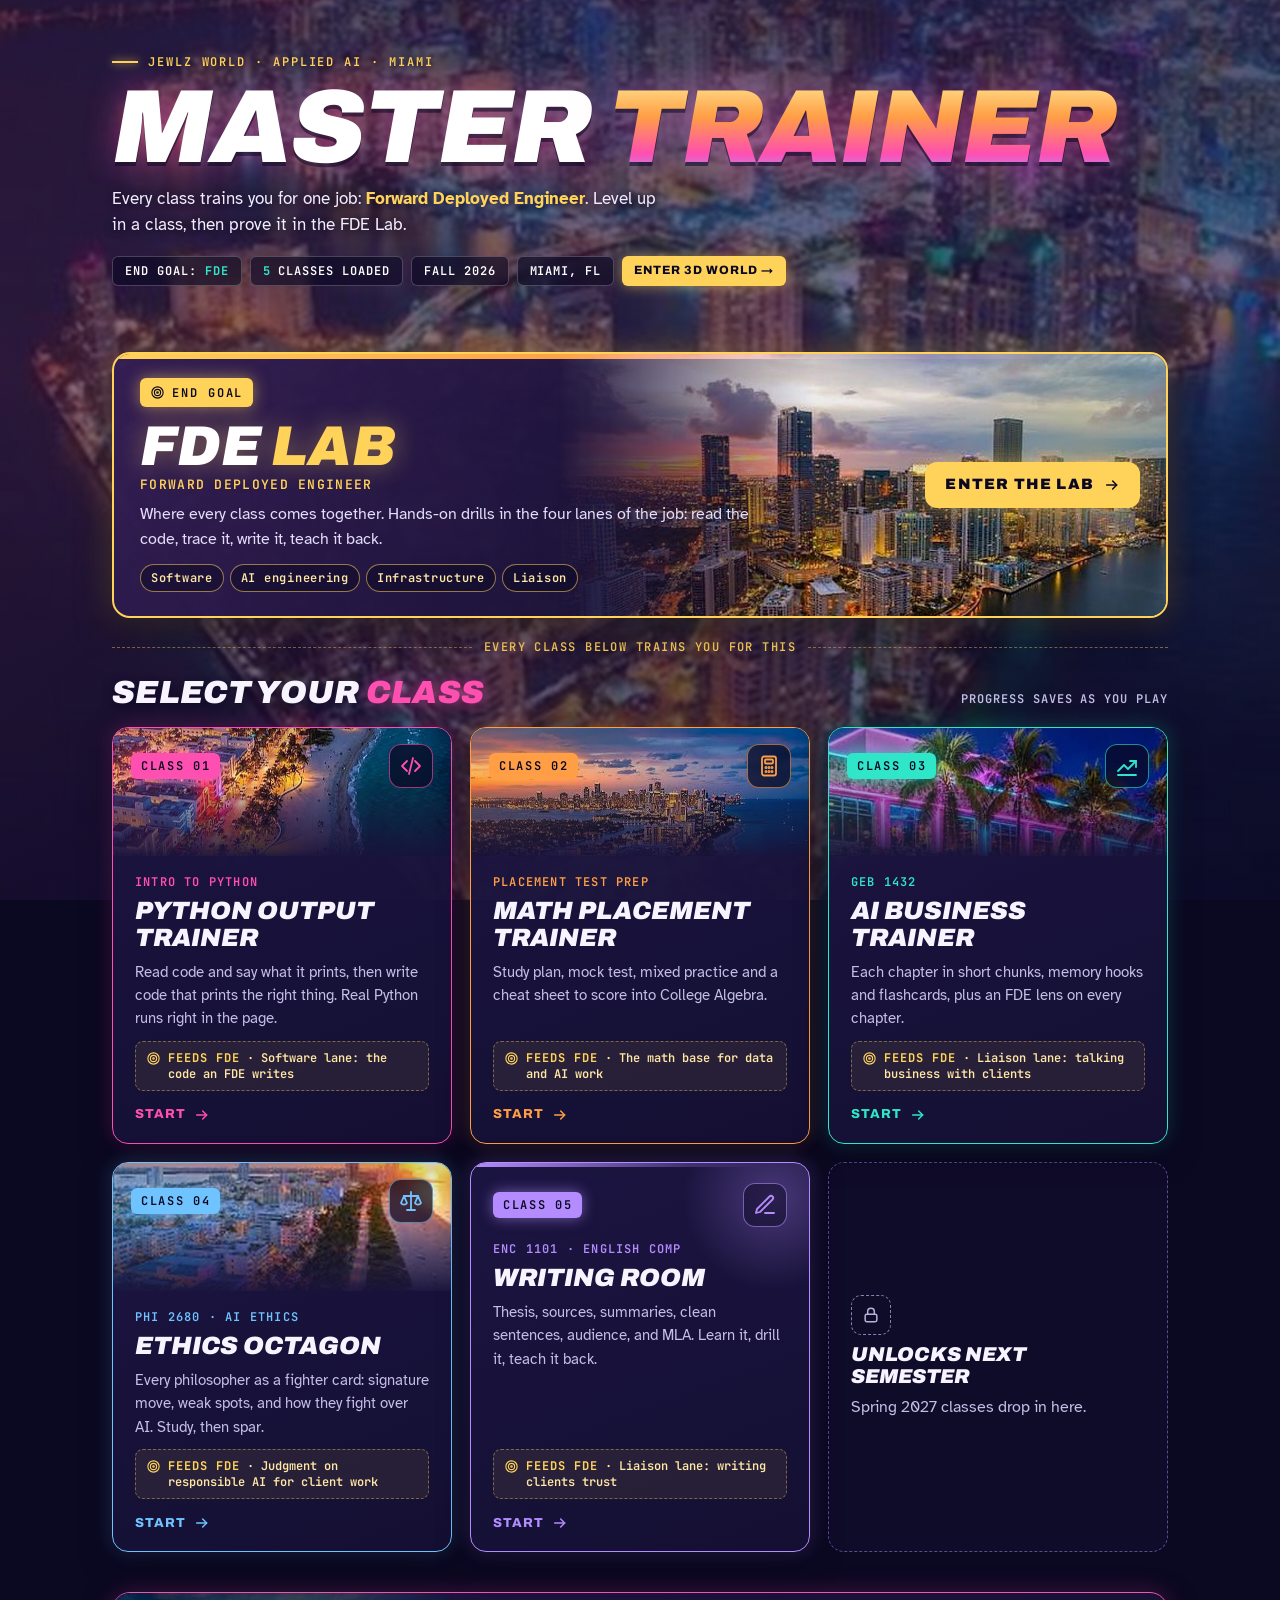
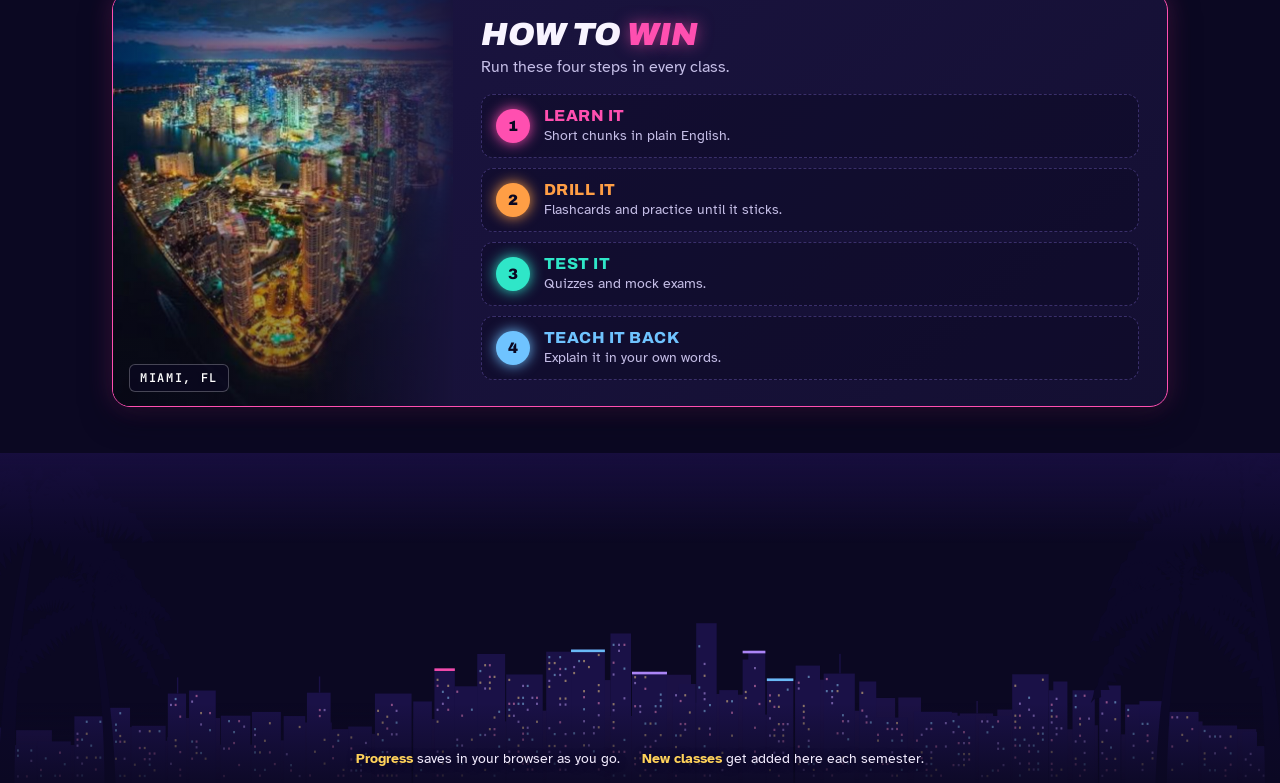
<file: classic.html>
<!DOCTYPE html>
<html lang="en">
<head>
<meta charset="utf-8">
<meta name="viewport" content="width=device-width, initial-scale=1">
<meta name="theme-color" content="#0B0822">
<meta name="mobile-web-app-capable" content="yes">
<link rel="manifest" href="manifest.webmanifest">
<link rel="icon" type="image/png" href="favicon-48.png">
<link rel="apple-touch-icon" href="apple-touch-icon.png">
<title>Master Trainer · 2D view</title>
<link rel="preconnect" href="https://fonts.googleapis.com">
<link rel="preconnect" href="https://fonts.gstatic.com" crossorigin>
<link rel="stylesheet" href="https://fonts.googleapis.com/css2?family=Archivo:ital,wght@0,700;0,800;0,900;1,900&family=Atkinson+Hyperlegible:wght@400;700&family=JetBrains+Mono:wght@400;600&display=swap">
<style>
/* Miami sunset theme. A bay skyline at dusk up top, a class-select grid in the middle,
   a neon Art Deco street at the bottom. Deep indigo with hot pink, sunset orange and turquoise. Dark only. */
:root {
  color-scheme: dark;
  --bg: #0B0822; --panel: #151033; --panel-2: #1D1644; --text: #F8F4FF; --muted: #C4BDE6; --line: #3A2F6B;
  --pink: #FF4FB0; --orange: #FF9E45; --teal: #2FE6C8; --sky: #6FC3FF; --violet: #B48CFF; --gold: #FFD25A;
  --head: 'Archivo', 'Arial Black', 'Helvetica Neue', system-ui, sans-serif;
  --body: 'Atkinson Hyperlegible', system-ui, -apple-system, sans-serif;
  --mono: 'JetBrains Mono', ui-monospace, monospace;
}
* { box-sizing: border-box; }
html { background: var(--bg); }
body { margin: 0; min-height: 100vh; color: var(--text); font: 400 16px/1.55 var(--body); background: transparent; }
/* the Brickell photo fills the whole page, pinned in place, tinted to the theme */
body::before { content: ""; position: fixed; inset: 0; z-index: -2; background: url("bg-home.jpg") center 55% / cover no-repeat; }
body::after { content: ""; position: fixed; inset: 0; z-index: -1; pointer-events: none;
  background: linear-gradient(180deg, rgba(11,8,34,.62) 0%, rgba(11,8,34,.42) 40%, rgba(11,8,34,.58) 100%), linear-gradient(140deg, rgba(255,79,176,.30) 0%, rgba(122,59,209,.26) 50%, rgba(27,17,96,.34) 100%); }
.scene { position: absolute; inset: 0; width: 100%; height: 100%; display: block; }

/* ---------- hero ---------- */
.hero { position: relative; display: flex; align-items: flex-start; }
.hero-in { position: relative; z-index: 2; width: 100%; max-width: 1120px; margin: 0 auto; padding: clamp(26px, 5vw, 56px) clamp(16px, 4vw, 32px) 150px; }
.kicker { font: 600 12px/1 var(--mono); letter-spacing: .16em; text-transform: uppercase; color: var(--gold); display: flex; align-items: center; gap: 10px; text-shadow: 0 1px 8px rgba(11,8,34,.8); }
.kicker::before { content: ""; width: 26px; height: 2px; background: var(--gold); box-shadow: 0 0 8px var(--gold); }
h1 { font: italic 900 clamp(44px, 9vw, 104px)/.88 var(--head); letter-spacing: -.015em; text-transform: uppercase; margin: 14px 0 12px; color: #fff; text-shadow: 0 4px 0 rgba(11,8,34,.55), 0 0 34px rgba(255,79,176,.45); }
h1 span { display: inline-block; padding-right: .08em; background: linear-gradient(180deg, #FFE08A 0%, #FF9E45 38%, #FF4FB0 78%, #B48CFF 100%); -webkit-background-clip: text; background-clip: text; color: transparent; text-shadow: none; filter: drop-shadow(0 4px 0 rgba(11,8,34,.55)) drop-shadow(0 0 22px rgba(255,79,176,.5)); }
.lede { max-width: 560px; color: #F3ECFF; font-size: 17px; margin: 0; text-shadow: 0 1px 10px rgba(11,8,34,.9); }
.lede b { color: var(--gold); }
.hud { display: flex; flex-wrap: wrap; gap: 8px; margin-top: 18px; }
.hud span { font: 600 12px/1 var(--mono); letter-spacing: .08em; text-transform: uppercase; padding: 8px 12px; border-radius: 6px; background: rgba(11,8,34,.62); border: 1px solid rgba(255,255,255,.22); color: #fff; -webkit-backdrop-filter: blur(6px); backdrop-filter: blur(6px); }
.hud span b { color: var(--teal); }
.hud a.go3d { font: 800 12px/1 var(--head); letter-spacing: .08em; text-transform: uppercase; padding: 8px 12px; border-radius: 6px; color: var(--bg); background: var(--gold); text-decoration: none; box-shadow: 0 0 14px rgba(255,210,90,.55); }
.hud a.go3d:hover, .hud a.go3d:focus-visible { background: #fff; }

/* ---------- class select ---------- */
.wrap { max-width: 1120px; margin: 0 auto; padding: 0 clamp(16px, 4vw, 32px); position: relative; z-index: 3; }
.goal { --c: var(--gold); position: relative; display: grid; grid-template-columns: minmax(0, 1fr) auto; gap: 16px 28px; align-items: center; margin-top: -84px; padding: 24px 26px; overflow: hidden;
  border: 2px solid var(--gold); border-radius: 18px; color: inherit; text-decoration: none;
  background: linear-gradient(120deg, rgba(52,30,84,.96), rgba(21,16,51,.96) 62%);
  box-shadow: 0 12px 34px rgba(5,3,20,.6), 0 0 30px rgba(255,210,90,.3); transition: transform .18s ease, box-shadow .18s ease; }
.goal::before { content: ""; position: absolute; left: 0; right: 0; top: 0; height: 5px; background: linear-gradient(90deg, #FFD25A, #FF9E45 45%, #FF4FB0 80%, transparent); }
.goal::after { content: ""; position: absolute; right: -90px; top: -110px; width: 340px; height: 340px; border-radius: 50%; background: radial-gradient(circle, rgba(255,210,90,.26), transparent 68%); pointer-events: none; }
.goal:hover, .goal:focus-visible { transform: translateY(-3px); outline: none; box-shadow: 0 16px 38px rgba(5,3,20,.65), 0 0 44px rgba(255,210,90,.5); }
.goal > * { position: relative; z-index: 1; }
.goal .tag { display: inline-flex; align-items: center; gap: 7px; font: 600 12px/1 var(--mono); letter-spacing: .16em; text-transform: uppercase; color: var(--bg); background: var(--gold); padding: 7px 10px; border-radius: 6px; box-shadow: 0 0 16px rgba(255,210,90,.55); }
.goal h2 { font: italic 900 clamp(34px, 5.4vw, 56px)/.95 var(--head); text-transform: uppercase; margin: 12px 0 4px; color: #fff; text-shadow: 0 0 26px rgba(255,210,90,.4); }
.goal h2 span { color: var(--gold); }
.goal .role { font: 600 13px/1.3 var(--mono); letter-spacing: .1em; text-transform: uppercase; color: var(--gold); margin: 0 0 8px; }
.goal p.what { margin: 0; color: #E4DCFA; max-width: 620px; }
.lanes { display: flex; flex-wrap: wrap; gap: 6px; margin-top: 12px; }
.lanes span { font: 600 12px/1 var(--mono); letter-spacing: .06em; padding: 7px 10px; border-radius: 999px; border: 1.5px solid rgba(255,210,90,.55); color: #FFE7A6; background: rgba(11,8,34,.45); }
.goal .enter { display: inline-flex; align-items: center; gap: 10px; font: 900 15px/1 var(--head); letter-spacing: .08em; text-transform: uppercase; color: var(--bg); background: var(--gold); padding: 15px 20px; border-radius: 12px; box-shadow: 0 0 22px rgba(255,210,90,.5); white-space: nowrap; }
.goal .enter svg { transition: transform .18s ease; }
.goal:hover .enter svg { transform: translateX(5px); }
.feedline { display: flex; align-items: center; gap: 12px; margin: 22px 0 0; font: 600 12px/1.3 var(--mono); letter-spacing: .12em; text-transform: uppercase; color: var(--gold); }
.feedline::before, .feedline::after { content: ""; flex: 1; border-top: 1.5px dashed rgba(255,210,90,.45); }
.select-head { display: flex; align-items: baseline; justify-content: space-between; flex-wrap: wrap; gap: 6px 18px; margin-top: 22px; }
.feeds { display: flex; align-items: flex-start; gap: 7px; font: 600 12px/1.35 var(--mono); color: #FFE7A6; padding: 8px 10px; border-radius: 8px; background: rgba(255,210,90,.08); border: 1px dashed rgba(255,210,90,.4); }
.feeds svg { flex: none; color: var(--gold); margin-top: 1px; }
.feeds b { color: var(--gold); letter-spacing: .08em; text-transform: uppercase; }
.select-head h2 { font: italic 900 clamp(22px, 3.4vw, 32px)/1 var(--head); text-transform: uppercase; margin: 0; letter-spacing: .01em; text-shadow: 0 2px 12px rgba(11,8,34,.9); }
.select-head h2 em { font-style: inherit; color: var(--pink); text-shadow: 0 0 16px rgba(255,79,176,.6); }
.select-head p { margin: 0; font: 600 12px/1.4 var(--mono); letter-spacing: .08em; text-transform: uppercase; color: var(--muted); }
.grid { display: grid; grid-template-columns: repeat(auto-fill, minmax(300px, 1fr)); gap: 18px; margin-top: 18px; }
.card {
  --c: var(--pink);
  position: relative; display: flex; flex-direction: column; gap: 10px; padding: 20px 22px 20px; overflow: hidden;
  background: linear-gradient(160deg, rgba(29,22,68,.94), rgba(21,16,51,.94)); border: 1.5px solid var(--c); border-radius: 16px; color: inherit; text-decoration: none;
  box-shadow: 0 10px 30px rgba(5,3,20,.55), 0 0 20px color-mix(in srgb, var(--c) 26%, transparent);
  transition: transform .18s ease, box-shadow .18s ease;
}
.card::before { content: ""; position: absolute; left: 0; right: 0; top: 0; height: 4px; background: linear-gradient(90deg, var(--c), transparent 85%); }
.card::after { content: ""; position: absolute; right: -60px; top: -60px; width: 190px; height: 190px; border-radius: 50%; background: radial-gradient(circle, color-mix(in srgb, var(--c) 30%, transparent), transparent 68%); pointer-events: none; }
.card:hover, .card:focus-visible { transform: translateY(-4px); outline: none; box-shadow: 0 14px 34px rgba(5,3,20,.6), 0 0 34px color-mix(in srgb, var(--c) 52%, transparent); }
.card .top { display: flex; align-items: center; justify-content: space-between; position: relative; z-index: 1; }
.card.has-shot { padding-top: 0; }
.card.has-shot::after { display: none; }
.shot { position: relative; margin: 0 -22px 4px; padding: 16px 18px; height: 128px; background-size: cover; background-position: center; display: flex; flex-direction: column; }
.shot::after { content: ""; position: absolute; inset: 0; background: linear-gradient(180deg, rgba(11,8,34,.15) 0%, rgba(11,8,34,0) 40%, rgba(24,18,58,.95) 100%), linear-gradient(120deg, color-mix(in srgb, var(--c) 30%, transparent), transparent 60%); }
.shot .ic { background: rgba(11,8,34,.72); -webkit-backdrop-filter: blur(4px); backdrop-filter: blur(4px); }
.goal .photo { position: absolute; z-index: 0; inset: 0 0 0 42%; background-size: cover; background-position: center 40%; opacity: .92;
  -webkit-mask-image: linear-gradient(90deg, transparent 0%, #000 42%); mask-image: linear-gradient(90deg, transparent 0%, #000 42%); }
.goal .enter { position: relative; }
.lvl { font: 600 12px/1 var(--mono); letter-spacing: .14em; text-transform: uppercase; color: var(--bg); background: var(--c); padding: 7px 10px; border-radius: 6px; box-shadow: 0 0 14px color-mix(in srgb, var(--c) 60%, transparent); }
.ic { color: var(--c); width: 44px; height: 44px; border: 1.5px solid color-mix(in srgb, var(--c) 60%, transparent); border-radius: 12px; display: grid; place-items: center; background: rgba(11,8,34,.5); }
.code { font: 600 12px/1 var(--mono); letter-spacing: .1em; text-transform: uppercase; color: var(--c); margin-top: 6px; }
.card h3 { font: italic 900 25px/1.05 var(--head); margin: 0; text-transform: uppercase; }
.card p { margin: 0; color: var(--muted); font-size: 15px; flex: 1; }
.go { display: inline-flex; align-items: center; gap: 8px; font: 800 13px/1 var(--head); letter-spacing: .08em; text-transform: uppercase; color: var(--c); margin-top: 6px; }
.go svg { transition: transform .18s ease; }
.card:hover .go svg { transform: translateX(5px); }
.slot { border: 1.5px dashed #5A4C94; border-radius: 16px; padding: 22px; display: flex; flex-direction: column; justify-content: center; gap: 8px; color: var(--muted); min-height: 200px; background: rgba(21,16,51,.5); }
.slot .lock { width: 40px; height: 40px; border-radius: 10px; border: 1.5px dashed #8A80B4; display: grid; place-items: center; color: #B9B2DC; }
.slot strong { font: italic 900 20px/1.1 var(--head); text-transform: uppercase; color: var(--text); }

.win { display: grid; grid-template-columns: minmax(240px, 340px) minmax(0, 1fr); gap: 0; margin-top: 40px; border: 1.5px solid var(--pink); border-radius: 18px; overflow: hidden;
  background: linear-gradient(140deg, rgba(29,22,68,.94), rgba(21,16,51,.94)); box-shadow: 0 10px 30px rgba(5,3,20,.55), 0 0 24px rgba(255,79,176,.25); }
.win-photo { position: relative; min-height: 340px; overflow: hidden; }
.win-photo::after { content: ""; position: absolute; inset: 0; background: linear-gradient(90deg, rgba(21,16,51,0) 55%, rgba(24,18,58,.96) 100%), linear-gradient(180deg, rgba(11,8,34,.25) 0%, rgba(11,8,34,0) 30%, rgba(11,8,34,.55) 100%); }
.win-photo span { position: absolute; z-index: 1; left: 16px; bottom: 14px; font: 600 12px/1 var(--mono); letter-spacing: .14em; text-transform: uppercase; color: #fff; background: rgba(11,8,34,.66); border: 1px solid rgba(255,255,255,.25); padding: 7px 10px; border-radius: 6px; }
.win-body { padding: 26px 28px; display: flex; flex-direction: column; justify-content: center; }
.win-body h2 { font: italic 900 clamp(22px, 3.4vw, 32px)/1 var(--head); text-transform: uppercase; margin: 0 0 4px; }
.win-body h2 em { font-style: inherit; color: var(--pink); text-shadow: 0 0 16px rgba(255,79,176,.6); }
.win-body > p { margin: 0 0 14px; color: var(--muted); }
.steps { list-style: none; margin: 0; padding: 0; display: grid; gap: 10px; }
.steps li { display: grid; grid-template-columns: auto minmax(0, 1fr); gap: 2px 14px; align-items: center; padding: 11px 14px; border: 1.5px dashed var(--line); border-radius: 12px; background: rgba(11,8,34,.4); }
.steps b.n { grid-row: span 2; width: 34px; height: 34px; border-radius: 50%; display: grid; place-items: center; font: 900 15px/1 var(--head); color: var(--bg); background: var(--c); box-shadow: 0 0 14px var(--c); }
.steps strong { font: 800 16px/1.2 var(--head); text-transform: uppercase; letter-spacing: .03em; color: var(--c); }
.steps span { color: var(--muted); font-size: 14px; line-height: 1.35; }
@media (max-width: 720px) { .win { grid-template-columns: minmax(0, 1fr); } .win-photo { min-height: 260px; }
  .win-photo::after { background: linear-gradient(180deg, rgba(11,8,34,.2) 0%, rgba(11,8,34,0) 40%, rgba(24,18,58,.96) 100%); } .win-body { padding: 20px; } }

/* ---------- street banner ---------- */
.street { position: relative; height: clamp(200px, 26vw, 330px); margin-top: 46px; overflow: hidden; }
.street::before { content: ""; position: absolute; left: 0; right: 0; top: 0; height: 90px; z-index: 1; background: linear-gradient(180deg, #170E3E, rgba(23,14,62,0)); }
.street .cap { position: absolute; z-index: 2; left: 0; right: 0; bottom: 14px; display: flex; flex-wrap: wrap; justify-content: center; gap: 6px 22px; padding: 0 16px; font-size: 14px; color: #F3ECFF; text-shadow: 0 1px 8px rgba(11,8,34,.95); }
.street .cap b { color: var(--gold); }
.street::after { content: ""; position: absolute; left: 0; right: 0; bottom: 0; height: 80px; z-index: 1; background: linear-gradient(180deg, rgba(11,8,34,0), rgba(11,8,34,.85)); }
@media (max-width: 640px) {
  .hero-in { padding-bottom: 130px; }
  .goal { grid-template-columns: minmax(0, 1fr); padding: 22px 20px; }
  .goal .enter { justify-self: start; }
  .goal .photo { inset: 0; opacity: .38; -webkit-mask-image: linear-gradient(180deg, transparent 0%, #000 60%); mask-image: linear-gradient(180deg, transparent 0%, #000 60%); }
  .street .cap { font-size: 13px; }
}
@media (prefers-reduced-motion: reduce) { .card, .go svg { transition: none; } .card:hover { transform: none; } }
</style>
</head>
<body>
<header class="hero">
  <div class="hero-in">
    <div class="kicker">Jewlz World · Applied AI · Miami</div>
    <h1>Master <span>Trainer</span></h1>
    <p class="lede">Every class trains you for one job: <b>Forward Deployed Engineer</b>. Level up in a class, then prove it in the FDE Lab.</p>
    <div class="hud"><span>End goal: <b>FDE</b></span><span><b id="hud-n">4</b> classes loaded</span><span>Fall 2026</span><span>Miami, FL</span><a class="go3d" href="index.html">Enter 3D world →</a></div>
  </div>
</header>

<main class="wrap">
  <div id="goal"></div>
  <div class="feedline">Every class below trains you for this</div>
  <div class="select-head"><h2>Select your <em>class</em></h2><p>Progress saves as you play</p></div>
  <section class="grid" id="classes" aria-label="Classes"></section>
  <section class="win" aria-label="How to win">
    <div class="win-photo"><div class="scene" aria-hidden="true" style="background: url('bg-home.jpg') center 60% / cover no-repeat"></div><span>Miami, FL</span></div>
    <div class="win-body">
      <h2>How to <em>win</em></h2>
      <p>Run these four steps in every class.</p>
      <ol class="steps">
        <li style="--c:var(--pink)"><b class="n">1</b><strong>Learn it</strong><span>Short chunks in plain English.</span></li>
        <li style="--c:var(--orange)"><b class="n">2</b><strong>Drill it</strong><span>Flashcards and practice until it sticks.</span></li>
        <li style="--c:var(--teal)"><b class="n">3</b><strong>Test it</strong><span>Quizzes and mock exams.</span></li>
        <li style="--c:var(--sky)"><b class="n">4</b><strong>Teach it back</strong><span>Explain it in your own words.</span></li>
      </ol>
    </div>
  </section>
</main>

<footer class="street">
  <div class="scene" aria-hidden="true" style="background: url('miami-backdrop.svg') center bottom / cover no-repeat"></div>
  <div class="cap"><span><b>Progress</b> saves in your browser as you go.</span><span><b>New classes</b> get added here each semester.</span></div>
</footer>

<script src="nav.js"></script>
<script>
(function () {
  var M = window.MASTER;
  if (!M) return;
  var grid = document.getElementById('classes');
  var arrow = '<svg viewBox="0 0 24 24" width="16" height="16" fill="none" stroke="currentColor" stroke-width="2.2" stroke-linecap="round" stroke-linejoin="round" aria-hidden="true"><line x1="4" y1="12" x2="19" y2="12"/><polyline points="13 6 19 12 13 18"/></svg>';
  var lock = '<svg viewBox="0 0 24 24" width="20" height="20" fill="none" stroke="currentColor" stroke-width="1.8" stroke-linecap="round" stroke-linejoin="round" aria-hidden="true"><rect x="5" y="11" width="14" height="9" rx="2"/><path d="M8 11V8a4 4 0 0 1 8 0v3"/></svg>';
  grid.innerHTML = M.CLASSES.map(function (c, i) {
    var top = '<div class="top"><span class="lvl">Class ' + String(i + 1).padStart(2, '0') + '</span><span class="ic">' + M.icon(c.icon, 24) + '</span></div>';
    return '<a class="card' + (c.photo ? ' has-shot' : '') + '" href="' + c.file + '" style="--c:' + c.color + '">' +
      (c.photo ? '<div class="shot" style="background-image:url(' + c.photo + ')">' + top + '</div>' : top) +
      '<div class="code">' + M.esc(c.code) + '</div>' +
      '<h3>' + M.esc(c.title) + '</h3>' +
      '<p>' + M.esc(c.blurb) + '</p>' +
      (c.feeds ? '<div class="feeds">' + M.icon('target', 15) + '<span><b>Feeds FDE</b> · ' + M.esc(c.feeds) + '</span></div>' : '') +
      '<span class="go">Start ' + arrow + '</span></a>';
  }).join('') +
  '<div class="slot"><span class="lock">' + lock + '</span><strong>Unlocks next semester</strong><span>Spring 2027 classes drop in here.</span></div>';
  document.getElementById('hud-n').textContent = M.CLASSES.length;
  var G = M.GOAL;
  document.getElementById('goal').innerHTML = '<a class="goal" href="' + G.file + '">' +
    (G.photo ? '<span class="photo" style="background-image:url(' + G.photo + ')"></span>' : '') +
    '<div><span class="tag">' + M.icon('target', 15) + 'End goal</span>' +
    '<h2>FDE <span>Lab</span></h2><p class="role">' + M.esc(G.code) + '</p>' +
    '<p class="what">' + M.esc(G.blurb) + '</p>' +
    '<div class="lanes">' + G.lanes.map(function (l) { return '<span>' + M.esc(l) + '</span>'; }).join('') + '</div></div>' +
    '<span class="enter">Enter the lab ' + arrow + '</span></a>';
})();
</script>
<script>
/* App mode: save everything for offline use, and offer an Install button when Chrome allows it. */
(function () {
  if (!('serviceWorker' in navigator)) return;
  addEventListener('load', function () {
    navigator.serviceWorker.register('sw.js').then(function () { return navigator.serviceWorker.ready; }).then(function (reg) {
      var list = performance.getEntriesByType('resource').map(function (e) { return e.name; });
      if (reg.active) reg.active.postMessage({ save: list });
    }).catch(function () {});
  });
  var later = null, btn = document.getElementById('btn-install');
  addEventListener('beforeinstallprompt', function (e) { e.preventDefault(); later = e; if (btn) btn.hidden = false; });
  if (btn) btn.addEventListener('click', function () {
    if (!later) return;
    later.prompt();
    later.userChoice.then(function () { later = null; btn.hidden = true; }, function () { later = null; });
  });
  addEventListener('appinstalled', function () { if (btn) btn.hidden = true; });
})();
</script>
</body>
</html>
</file>
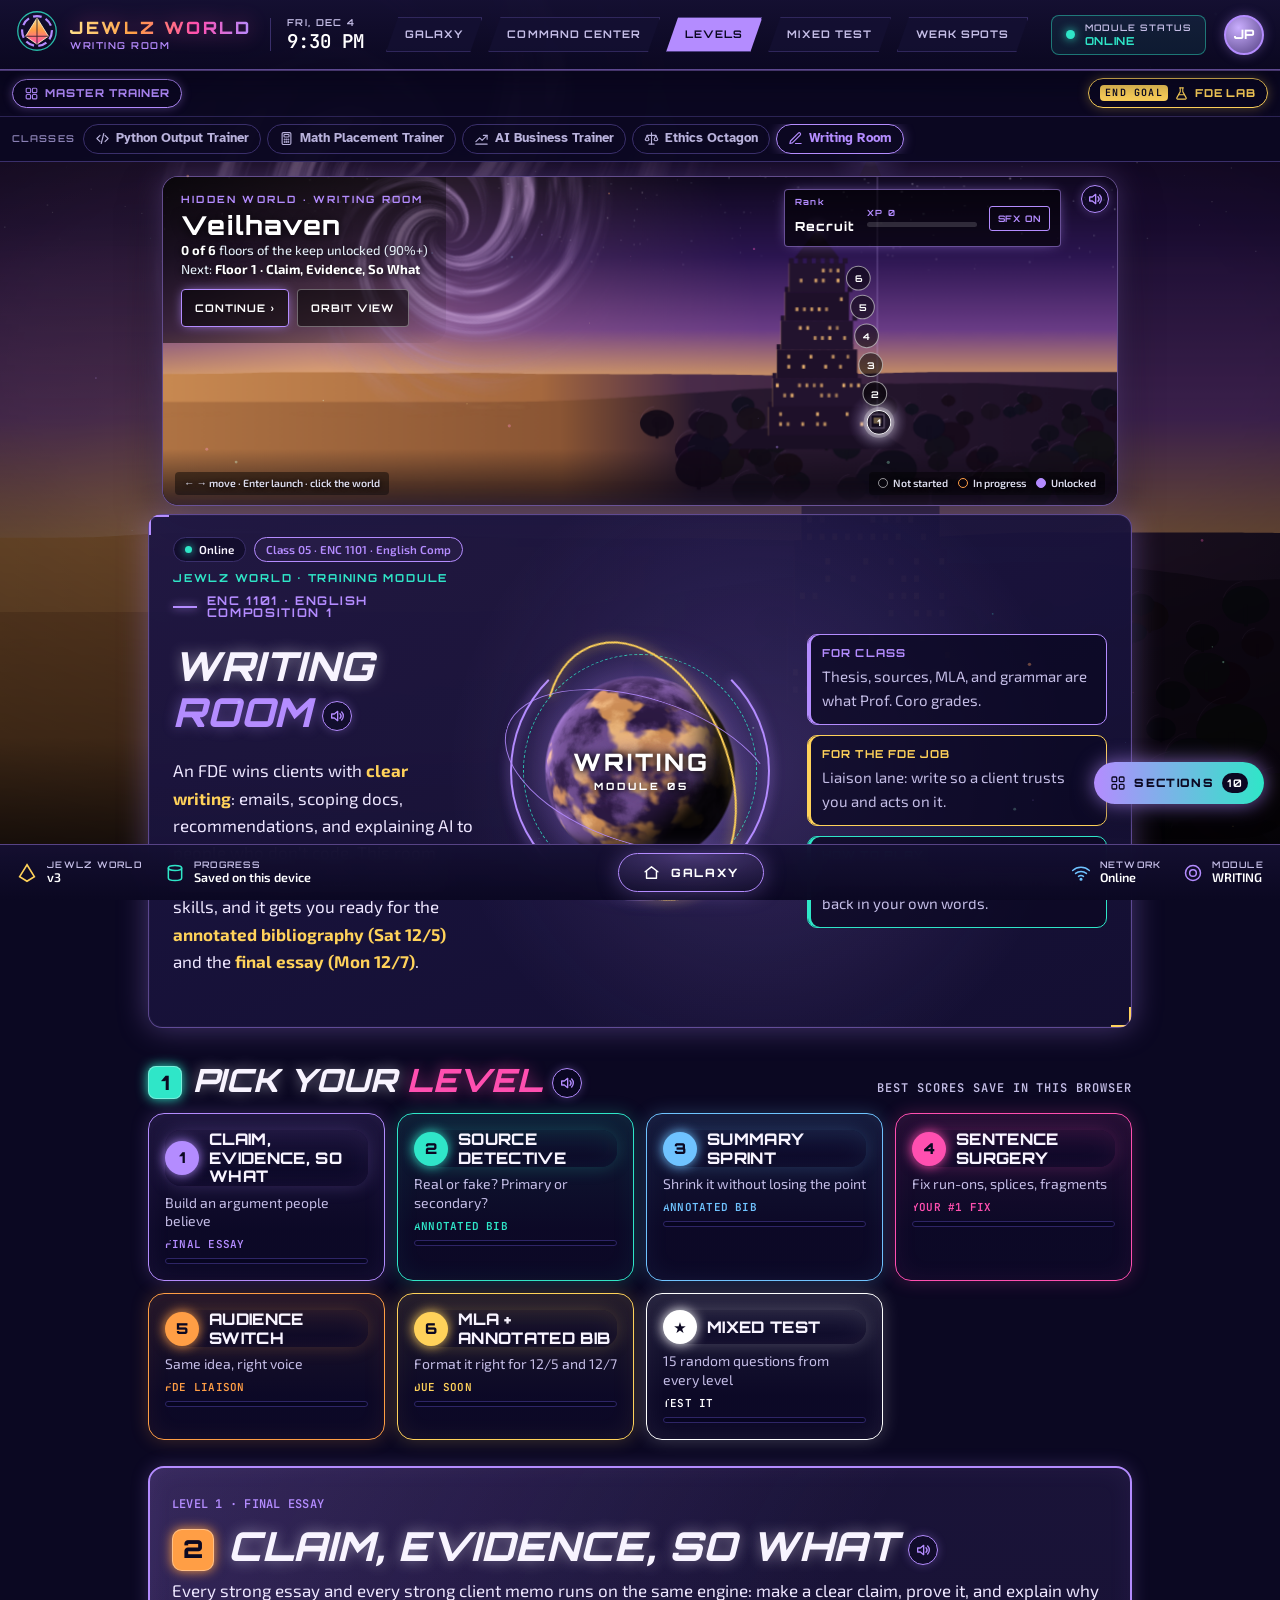
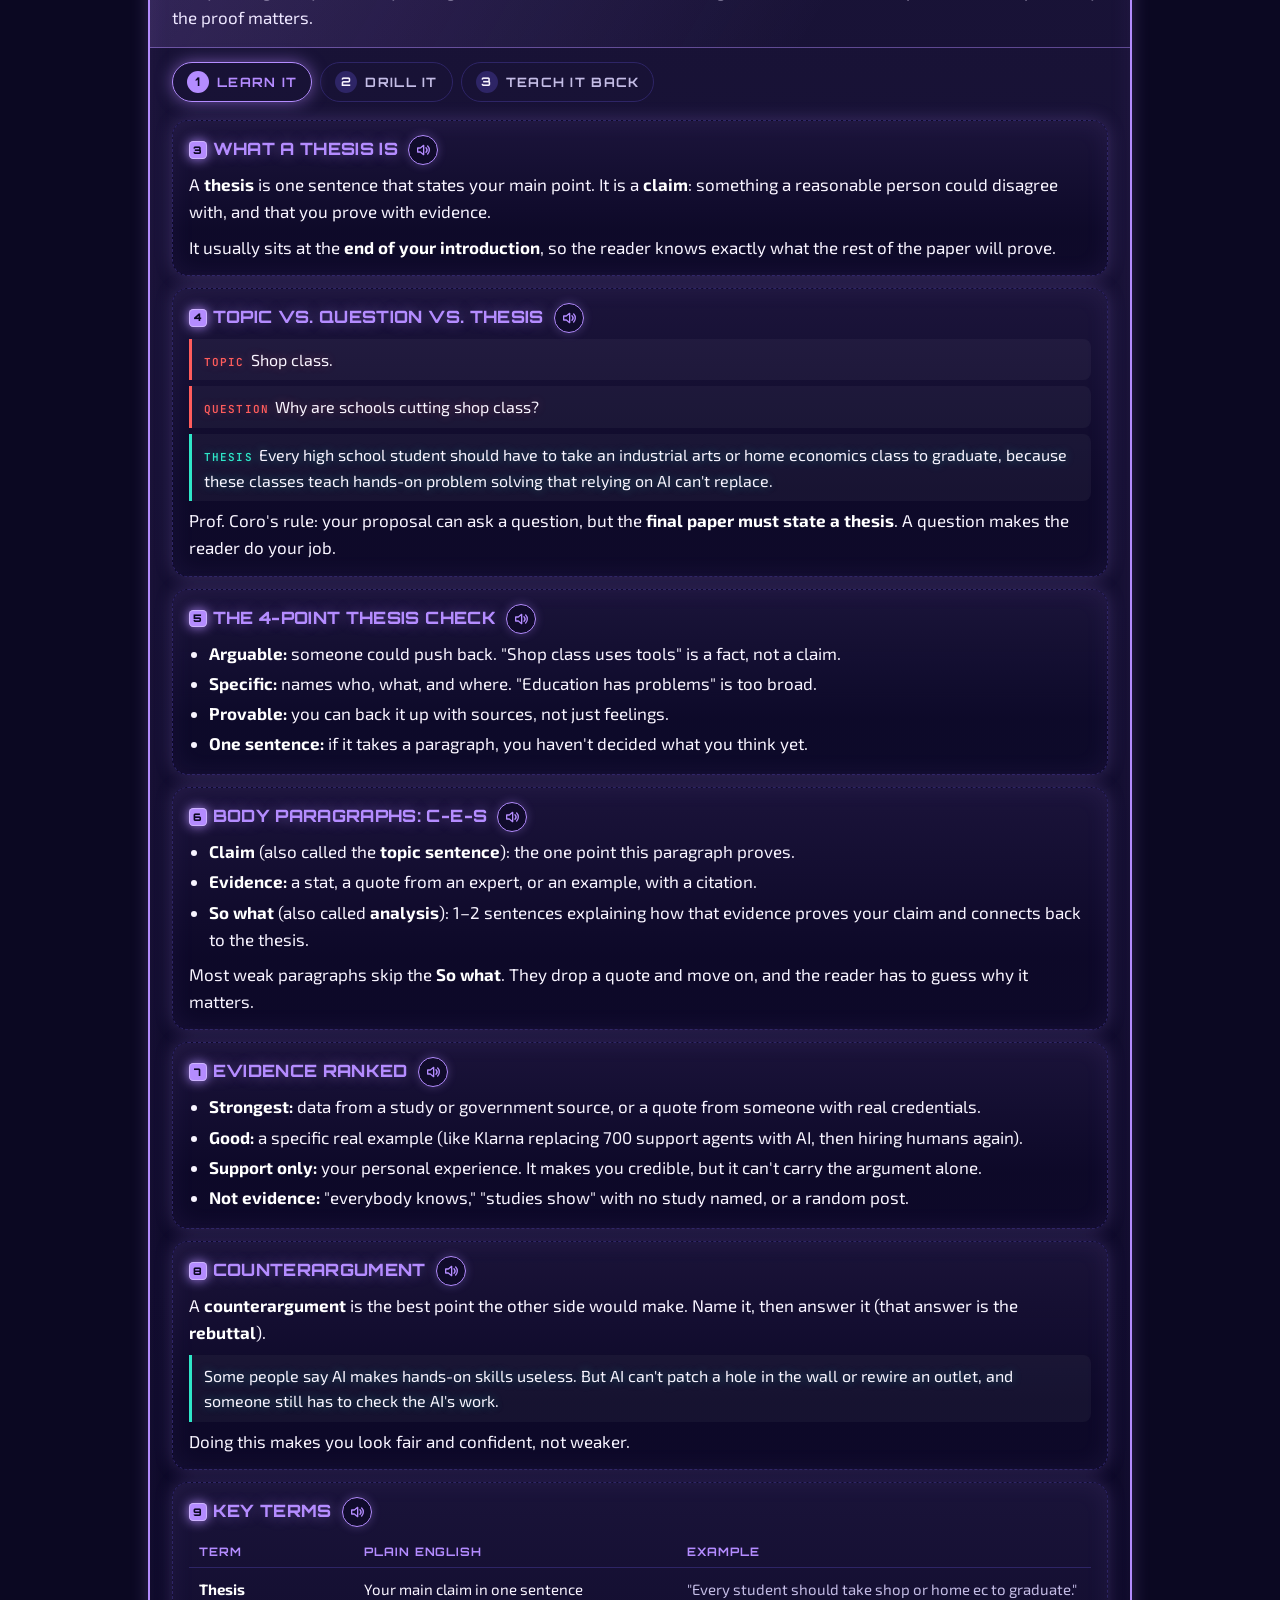
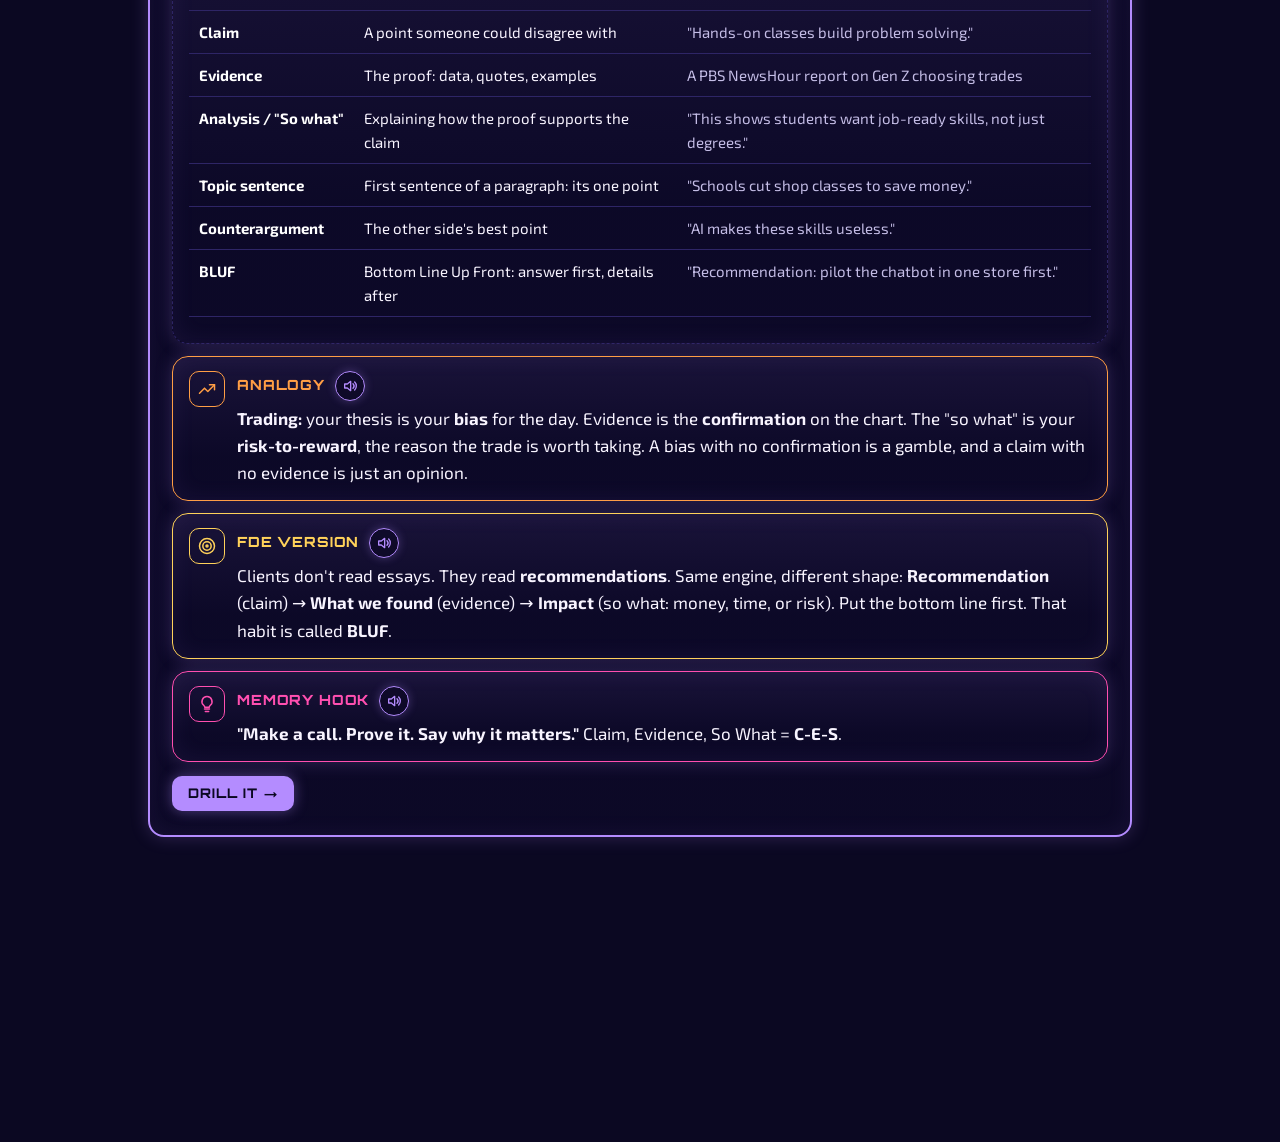
<file: english-writing.html>
<!DOCTYPE html>
<html lang="en">
<head>
<meta charset="utf-8">
<meta name="viewport" content="width=device-width, initial-scale=1">
<title>Writing Room</title>
<link rel="preconnect" href="https://fonts.googleapis.com">
<link rel="preconnect" href="https://fonts.gstatic.com" crossorigin>
<link rel="stylesheet" href="https://fonts.googleapis.com/css2?family=Archivo:ital,wght@0,700;0,800;0,900;1,900&family=Atkinson+Hyperlegible:ital,wght@0,400;0,700;1,400&family=JetBrains+Mono:wght@400;600&display=swap">
<style>
/* Writing Room: ENC 1101 trainer inside the Master Trainer.
   Neon boxes on deep indigo, same tokens as the other class pages. Dark only. */
:root {
  color-scheme: dark;
  --bg: #0B0822; --panel: #151033; --panel-2: #1D1644; --sunk: #0A0720;
  --text: #F8F4FF; --muted: #C4BDE6; --dim: #8A80B4; --line: #3A2F6B;
  --pink: #FF4FB0; --orange: #FF9E45; --teal: #2FE6C8; --sky: #6FC3FF; --violet: #B48CFF; --gold: #FFD25A; --red: #FF5C5C;
  --on-neon: #0B0822;
  --head: 'Archivo', 'Arial Black', 'Helvetica Neue', system-ui, sans-serif;
  --body: 'Atkinson Hyperlegible', system-ui, -apple-system, sans-serif;
  --mono: 'JetBrains Mono', ui-monospace, monospace;
  --c: var(--violet);
}
* { box-sizing: border-box; }
html { background: var(--bg); }
body { margin: 0; color: var(--text); font: 400 17px/1.6 var(--body); background: var(--bg); }
.wrap { max-width: 1040px; margin: 0 auto; padding: 0 16px 80px; }
@media (min-width: 700px) { .wrap { padding: 0 28px 90px; } }

/* hero */
.hero { padding: 34px 0 10px; }
.kicker { font: 600 12px/1 var(--mono); letter-spacing: .16em; text-transform: uppercase; color: var(--violet); display: flex; align-items: center; gap: 10px; }
.kicker::before { content: ""; width: 26px; height: 2px; background: var(--violet); box-shadow: 0 0 8px var(--violet); }
h1 { font: italic 900 clamp(40px, 8vw, 84px)/.9 var(--head); text-transform: uppercase; margin: 14px 0 12px; letter-spacing: -.01em; text-shadow: 0 0 30px rgba(180,140,255,.45); }
h1 span { color: var(--violet); }
.lede { max-width: 640px; margin: 0; color: #EDE6FF; }
.lede b { color: var(--gold); }
.why { margin-top: 20px; display: grid; gap: 12px; grid-template-columns: repeat(auto-fit, minmax(230px, 1fr)); }
.why div { border: 1.5px solid var(--line); border-radius: 14px; padding: 14px 16px; background: rgba(21,16,51,.85); }
.why b { display: block; font: 800 15px/1.2 var(--head); text-transform: uppercase; letter-spacing: .03em; color: var(--gold); margin-bottom: 4px; }
.why span { color: var(--muted); font-size: 15px; }

/* level picker */
.sec-h { display: flex; align-items: baseline; justify-content: space-between; flex-wrap: wrap; gap: 6px 16px; margin: 34px 0 14px; }
.sec-h h2 { font: italic 900 clamp(22px, 3.4vw, 32px)/1 var(--head); text-transform: uppercase; margin: 0; }
.sec-h h2 em { font-style: inherit; color: var(--pink); text-shadow: 0 0 16px rgba(255,79,176,.6); }
.sec-h p { margin: 0; font: 600 12px/1.4 var(--mono); letter-spacing: .08em; text-transform: uppercase; color: var(--muted); }
.levels { display: grid; gap: 12px; grid-template-columns: repeat(auto-fill, minmax(230px, 1fr)); }
.lv { all: unset; box-sizing: border-box; cursor: pointer; display: flex; flex-direction: column; gap: 8px; padding: 16px; border-radius: 14px; border: 1.5px solid var(--c); background: linear-gradient(160deg, rgba(29,22,68,.95), rgba(21,16,51,.95)); box-shadow: 0 0 16px color-mix(in srgb, var(--c) 20%, transparent); transition: transform .15s, box-shadow .15s; }
.lv:hover, .lv:focus-visible { transform: translateY(-3px); box-shadow: 0 0 26px color-mix(in srgb, var(--c) 45%, transparent); }
.lv.on { background: color-mix(in srgb, var(--c) 16%, #151033); box-shadow: 0 0 30px color-mix(in srgb, var(--c) 55%, transparent); }
.lv .row { display: flex; align-items: center; gap: 10px; }
.lv .n { width: 34px; height: 34px; border-radius: 50%; display: grid; place-items: center; font: 900 15px/1 var(--head); color: var(--on-neon); background: var(--c); box-shadow: 0 0 12px var(--c); flex: none; }
.lv strong { font: 800 16px/1.15 var(--head); text-transform: uppercase; letter-spacing: .02em; }
.lv small { color: var(--muted); font-size: 14px; line-height: 1.35; }
.bar { height: 6px; border-radius: 99px; background: var(--sunk); border: 1px solid var(--line); overflow: hidden; }
.bar i { display: block; height: 100%; width: 0; background: var(--c); box-shadow: 0 0 8px var(--c); }
.lv .tag { font: 600 11px/1 var(--mono); letter-spacing: .1em; text-transform: uppercase; color: var(--c); }

/* level body */
.panel { margin-top: 26px; border: 2px solid var(--c); border-radius: 18px; background: rgba(21,16,51,.94); box-shadow: 0 0 26px color-mix(in srgb, var(--c) 30%, transparent); overflow: hidden; }
.panel-head { padding: 20px 22px 16px; border-bottom: 1.5px solid color-mix(in srgb, var(--c) 45%, transparent); background: linear-gradient(120deg, color-mix(in srgb, var(--c) 18%, transparent), transparent 70%); }
.panel-head .tag { font: 600 12px/1 var(--mono); letter-spacing: .14em; text-transform: uppercase; color: var(--c); }
.panel-head h2 { font: italic 900 clamp(26px, 4.4vw, 40px)/1 var(--head); text-transform: uppercase; margin: 8px 0 6px; }
.panel-head p { margin: 0; color: #EDE6FF; }
.tabs { display: flex; gap: 8px; flex-wrap: wrap; padding: 14px 22px 0; }
.tab { all: unset; cursor: pointer; display: inline-flex; align-items: center; gap: 8px; padding: 8px 14px; border-radius: 999px; border: 1.5px solid var(--line); color: var(--muted); font: 800 13px/1 var(--head); letter-spacing: .06em; text-transform: uppercase; }
.tab b { width: 22px; height: 22px; border-radius: 50%; display: grid; place-items: center; font-size: 12px; background: var(--line); color: var(--text); }
.tab.on { color: var(--c); border-color: var(--c); box-shadow: 0 0 12px color-mix(in srgb, var(--c) 35%, transparent); }
.tab.on b { background: var(--c); color: var(--on-neon); }
.tab:focus-visible { outline: 2px solid var(--c); outline-offset: 2px; }
.pane { padding: 18px 22px 24px; }
@media (max-width: 560px) { .pane, .panel-head { padding-left: 16px; padding-right: 16px; } .tabs { padding-left: 16px; padding-right: 16px; } }

/* learn blocks */
.chunk { border: 1.5px dashed var(--line); border-radius: 14px; padding: 14px 16px; margin: 0 0 12px; background: rgba(11,8,34,.45); }
.chunk h3 { font: 800 17px/1.2 var(--head); text-transform: uppercase; letter-spacing: .03em; color: var(--c); margin: 0 0 6px; }
.chunk p { margin: 0 0 8px; }
.chunk p:last-child, .chunk ul:last-child { margin-bottom: 0; }
.chunk ul { margin: 0 0 8px; padding-left: 20px; }
.chunk li { margin: 3px 0; }
.chunk b { color: #fff; }
.chunk .ex { display: block; margin: 6px 0; padding: 8px 12px; border-left: 3px solid var(--c); background: rgba(255,255,255,.04); border-radius: 0 8px 8px 0; font-size: 16px; }
.chunk .ex.bad { border-left-color: var(--red); }
.chunk .ex.good { border-left-color: var(--teal); }
.chunk .lbl { font: 600 11px/1 var(--mono); letter-spacing: .1em; text-transform: uppercase; margin-right: 6px; }
.lbl.bad { color: var(--red); } .lbl.good { color: var(--teal); }
.callout { display: grid; grid-template-columns: auto minmax(0,1fr); gap: 12px; align-items: start; border: 1.5px solid var(--gold); border-radius: 14px; padding: 14px 16px; margin: 0 0 12px; background: rgba(255,210,90,.06); }
.callout.fde { border-color: var(--gold); }
.callout.ana { border-color: var(--orange); background: rgba(255,158,69,.06); }
.callout.hook { border-color: var(--pink); background: rgba(255,79,176,.06); }
.callout .ic { width: 36px; height: 36px; border-radius: 10px; display: grid; place-items: center; border: 1.5px solid currentColor; }
.callout.fde .ic { color: var(--gold); } .callout.ana .ic { color: var(--orange); } .callout.hook .ic { color: var(--pink); }
.callout h4 { margin: 0 0 4px; font: 800 14px/1.2 var(--head); text-transform: uppercase; letter-spacing: .06em; }
.callout.fde h4 { color: var(--gold); } .callout.ana h4 { color: var(--orange); } .callout.hook h4 { color: var(--pink); }
.callout p { margin: 0; }
.terms { width: 100%; border-collapse: collapse; margin: 4px 0 12px; font-size: 15px; }
.terms th, .terms td { text-align: left; padding: 9px 10px; border-bottom: 1px solid var(--line); vertical-align: top; }
.terms th { font: 600 11px/1 var(--mono); letter-spacing: .1em; text-transform: uppercase; color: var(--c); }
.terms td:first-child { font-weight: 700; color: #fff; white-space: nowrap; }
.terms td:last-child { color: var(--muted); }
.tablewrap { overflow-x: auto; }
@media (max-width: 560px) { .terms td:first-child { white-space: normal; } }

/* quiz */
.qhead { display: flex; justify-content: space-between; align-items: center; flex-wrap: wrap; gap: 8px; margin-bottom: 12px; }
.qhead .meta { font: 600 12px/1 var(--mono); letter-spacing: .1em; text-transform: uppercase; color: var(--muted); }
.qhead .meta b { color: var(--c); }
.qcard { border: 1.5px solid var(--c); border-radius: 14px; padding: 16px; background: rgba(11,8,34,.55); }
.qcard .kind { font: 600 11px/1 var(--mono); letter-spacing: .12em; text-transform: uppercase; color: var(--c); }
.qcard .q { font-size: 18px; margin: 8px 0 12px; }
.qcard .q .quote { display: block; margin-top: 8px; padding: 10px 12px; border-radius: 10px; background: rgba(255,255,255,.05); border: 1px solid var(--line); font-size: 16px; }
.opts { display: grid; gap: 8px; }
.opt { all: unset; box-sizing: border-box; cursor: pointer; display: grid; grid-template-columns: auto minmax(0,1fr); gap: 10px; align-items: start; padding: 11px 13px; border-radius: 11px; border: 1.5px solid var(--line); background: rgba(29,22,68,.7); color: var(--text); font-size: 16px; line-height: 1.45; }
.opt:hover:not([disabled]), .opt:focus-visible { border-color: var(--c); }
.opt .k { width: 24px; height: 24px; border-radius: 6px; display: grid; place-items: center; font: 700 12px/1 var(--mono); background: var(--line); }
.opt.right { border-color: var(--teal); background: rgba(47,230,200,.10); }
.opt.right .k { background: var(--teal); color: var(--on-neon); }
.opt.wrong { border-color: var(--red); background: rgba(255,92,92,.10); }
.opt.wrong .k { background: var(--red); color: var(--on-neon); }
.opt[disabled] { cursor: default; }
.fb { margin-top: 12px; padding: 12px 14px; border-radius: 11px; border: 1.5px solid; }
.fb.ok { border-color: var(--teal); background: rgba(47,230,200,.07); }
.fb.no { border-color: var(--red); background: rgba(255,92,92,.07); }
.fb strong { display: block; font: 800 14px/1.2 var(--head); text-transform: uppercase; letter-spacing: .05em; margin-bottom: 4px; }
.fb.ok strong { color: var(--teal); } .fb.no strong { color: var(--red); }
.fb p { margin: 0; }
.btn { all: unset; box-sizing: border-box; cursor: pointer; display: inline-flex; align-items: center; gap: 8px; padding: 11px 16px; border-radius: 11px; background: var(--c); color: var(--on-neon); font: 900 14px/1 var(--head); letter-spacing: .06em; text-transform: uppercase; box-shadow: 0 0 14px color-mix(in srgb, var(--c) 45%, transparent); }
.btn.ghost { background: transparent; color: var(--c); border: 1.5px solid var(--c); box-shadow: none; }
.btn:focus-visible { outline: 2px solid #fff; outline-offset: 2px; }
.actions { display: flex; gap: 10px; flex-wrap: wrap; margin-top: 14px; }
.done { text-align: center; padding: 18px 10px; }
.done .big { font: italic 900 56px/1 var(--head); color: var(--c); text-shadow: 0 0 20px color-mix(in srgb, var(--c) 50%, transparent); }
.done p { color: var(--muted); margin: 6px 0 0; }
.missed { text-align: left; margin-top: 14px; }
.missed li { margin: 4px 0; color: var(--muted); }

/* teach back */
.tb label { display: block; font-weight: 700; margin: 0 0 6px; }
.tb textarea { width: 100%; min-height: 150px; resize: vertical; padding: 12px; border-radius: 12px; border: 1.5px solid var(--line); background: var(--sunk); color: var(--text); font: 16px/1.5 var(--body); }
.tb textarea:focus { outline: none; border-color: var(--c); box-shadow: 0 0 12px color-mix(in srgb, var(--c) 35%, transparent); }
.checks { list-style: none; padding: 0; margin: 12px 0 0; display: grid; gap: 6px; }
.checks label { display: flex; gap: 10px; align-items: flex-start; font-weight: 400; cursor: pointer; }
.checks input { accent-color: var(--c); width: 18px; height: 18px; margin-top: 3px; flex: none; }
.saved { font: 600 11px/1 var(--mono); letter-spacing: .1em; text-transform: uppercase; color: var(--dim); margin-top: 8px; }

/* weak spots */
.weak { margin-top: 26px; border: 1.5px solid var(--pink); border-radius: 16px; padding: 16px 18px; background: rgba(21,16,51,.9); }
.weak h3 { margin: 0 0 6px; font: 800 16px/1.2 var(--head); text-transform: uppercase; color: var(--pink); letter-spacing: .04em; }
.weak p { margin: 0; color: var(--muted); }
.weak ul { margin: 6px 0 0; padding-left: 20px; }
@media (prefers-reduced-motion: reduce) { .lv { transition: none; } .lv:hover { transform: none; } }

/* new questions (11/22) */
.fresh-bar { display: flex; flex-wrap: wrap; align-items: center; gap: 8px 14px; margin: 0 0 14px; padding: 10px 12px; border: 1.5px dashed var(--line); border-radius: 12px; }
.fresh-bar .btn { padding: 8px 14px; }
.fresh-note { font-size: 14px; color: var(--muted); flex: 1 1 260px; }
.fresh-bar.busy .fresh-note { color: var(--teal); }
</style>
<link rel="stylesheet" href="theme.css">
</head>
<body>
<link rel="stylesheet" href="https://fonts.googleapis.com/css2?family=Orbitron:wght@600;700;800&family=Exo+2:wght@400;500;600;700&display=swap">
<link rel="stylesheet" href="cc-skin.css">
<script>document.documentElement.classList.add('cc')</script>
<div class="wrap">
  <header class="hero">
    <div class="kicker">ENC 1101 · English Composition 1</div>
    <h1>Writing <span>Room</span></h1>
    <p class="lede">An FDE wins clients with <b>clear writing</b>: emails, scoping docs, recommendations, and explaining AI to people who don't code. This room turns your English class into those skills, and it gets you ready for the <b>annotated bibliography (Sat 12/5)</b> and the <b>final essay (Mon 12/7)</b>.</p>
    <div class="why">
      <div><b>For class</b><span>Thesis, sources, MLA, and grammar are what Prof. Coro grades.</span></div>
      <div><b>For the FDE job</b><span>Liaison lane: write so a client trusts you and acts on it.</span></div>
      <div><b>How to play</b><span>Pick a level. Learn it, drill it, then teach it back in your own words.</span></div>
    </div>
  </header>

  <div class="sec-h"><h2>Pick your <em>level</em></h2><p>Best scores save in this browser</p></div>
  <section class="levels" id="levels" aria-label="Levels"></section>

  <section class="panel" id="panel" aria-live="polite"></section>

  <section class="weak" id="weak" aria-label="Weak spots"></section>
</div>

<script>
/* ---------- New questions engine (11/22/2026) ----------
   Claude writes brand-new practice questions from THIS page's own lesson material, then a second,
   separate call answers them cold. Only questions where both agree are shown, so a bad answer key
   gets thrown out instead of taught. Needs the page to declare the `sample` capability.
   One copy of this block is dropped into every trainer. */
var FRESH = (function () {
  'use strict';
  var sampleP = null, blocked = '';
  function getSample() {
    if (!sampleP) {
      sampleP = (window.claude && typeof window.claude.use === 'function')
        ? Promise.resolve(window.claude.use('sample')).catch(function () { return null; })
        : Promise.resolve(null);
    }
    return sampleP;
  }
  function clean(s, max) {
    var t = String(s == null ? '' : s)
      .replace(/<br\s*\/?>/gi, ' ').replace(/<\/(p|li|div|h\d|tr)>/gi, '. ').replace(/<[^>]+>/g, ' ')
      .replace(/&nbsp;/g, ' ').replace(/&amp;/g, '&').replace(/&lt;/g, '<').replace(/&gt;/g, '>')
      .replace(/&quot;/g, '"').replace(/&#39;|&rsquo;|&lsquo;/g, "'").replace(/&ldquo;|&rdquo;/g, '"').replace(/&#36;/g, '$')
      .replace(/\*\*(.+?)\*\*/g, '$1').replace(/\*(.+?)\*/g, '$1').replace(/\s+/g, ' ').replace(/(\.\s*){2,}/g, '. ').trim();
    return max && t.length > max ? t.slice(0, max) + '…' : t;
  }
  function shuffle(a) { a = a.slice(); for (var i = a.length - 1; i > 0; i--) { var j = Math.floor(Math.random() * (i + 1)); var t = a[i]; a[i] = a[j]; a[j] = t; } return a; }
  function str(x, max) { return typeof x === 'string' && x.trim() && x.length <= (max || 600) ? x.trim() : null; }
  function uid(p) { return p + '-' + Date.now().toString(36) + '-' + Math.random().toString(36).slice(2, 7); }
  var VOICE = 'The student is an adult back in school after years away. He learns best from plain words and short sentences. ' +
    'If a technical word is needed, the question explains it. When a real-world example helps, use trading, cooking, or music production. Never use football or other sports.';

  function message(e) {
    var c = e && e.code;
    if (c === 'unavailable' || c === 'sampling_disabled' || c === 'capability_disabled' || c === 'capability_removed' || c === 'not_declared')
      return 'New questions only work when this page is open in the Claude app or on claude.ai.';
    if (c === 'not_granted') return 'New questions need your OK to use Claude. Reload the page and choose Allow when it asks.';
    if (c === 'rate_limited') return 'Claude is busy or you hit a usage limit. Try again in a few minutes.';
    if (c === 'session_expired') return 'Your Claude sign-in expired. Sign in again, then try.';
    if (c === 'cancelled') return 'Stopped.';
    if (c === 'too_few') return 'Claude wrote questions, but the double-check threw most of them out. Tap the button again for a new batch.';
    return 'That batch didn\'t come through cleanly. Tap the button again to get a new one.';
  }
  function isPermanent(e) { var c = e && e.code; return c === 'unavailable' || c === 'not_granted' || c === 'sampling_disabled' || c === 'capability_disabled' || c === 'capability_removed' || c === 'not_declared'; }

  async function call(prompt, opts) {
    if (blocked) throw { code: blocked };
    var s = await getSample();
    if (!s) { blocked = 'unavailable'; throw { code: 'unavailable' }; }
    try { return await s.json(prompt, opts); }
    catch (e) { if (isPermanent(e)) blocked = e.code; throw e; }
  }

  /* Multiple choice. o = { subject, material, n, avoid: [stems], tags: [{id, name}] (optional), extra, onStage }
     Resolves [{ q, correct, wrong: [3], why, tag?, code? }]. */
  async function mcq(o) {
    var n = Math.max(2, Math.min(o.n || 5, 10));
    var tagRule = o.tags && o.tags.length > 1
      ? '- Each question is about ONE of these, named by its id in "tag": ' + o.tags.map(function (t) { return t.id + ' = ' + t.name; }).join('; ') + '. Spread the questions across them.\n'
      : '';
    var codeRule = o.code ? '- If a question needs a short code snippet (8 lines max, plain Python), put it in "code" and keep it out of "q".\n' : '';
    var quoteRule = o.quote ? '- If a question asks him to judge a sentence, thesis, paragraph or source, put that text in "quote" (keep it under 60 words) and keep it out of "q".\n' : '';
    var prompt =
      'You write practice questions for a student\'s study app.\n\nSTUDENT: ' + VOICE + '\n\nSUBJECT: ' + o.subject + '\n\n' +
      'MATERIAL. Use ONLY these facts. If something is not in the material, do not ask about it:\n"""\n' + clean(o.material, 14000) + '\n"""\n\n' +
      (o.avoid && o.avoid.length ? 'QUESTIONS HE ALREADY HAS. Do not repeat these. Test the same ideas from a new angle, with new situations:\n' + o.avoid.slice(0, 60).map(function (s) { return '- ' + clean(s, 160); }).join('\n') + '\n\n' : '') +
      'Write ' + n + ' NEW multiple-choice questions.\nRules:\n' +
      '- About half are "apply it" questions: a short, concrete situation, and he picks what the idea says to do or what it explains. The rest check understanding in plain words. No trick questions, no "all of the above", no "none of the above".\n' +
      '- Exactly one correct answer. Three wrong answers that sound right to someone who only half-learned it (real mix-ups), about the same length as the right one.\n' +
      '- "why": one or two short sentences on why the right answer is right, naming the trap if there is one.\n' +
      '- Each question under 50 words, each answer choice under 22 words. Plain text only, no markdown.\n' +
      tagRule + codeRule + quoteRule + (o.extra ? o.extra + '\n' : '') +
      '\nReply with only a JSON array, no other text, like:\n[{"q": "...", "correct": "...", "wrong": ["...", "...", "..."], "why": "..."' + (tagRule ? ', "tag": "' + o.tags[0].id + '"' : '') + (codeRule ? ', "code": ""' : '') + (quoteRule ? ', "quote": ""' : '') + '}]';
    if (o.onStage) o.onStage('write');
    var raw = await call(prompt, { cache: false });
    var tagIds = (o.tags || []).map(function (t) { return t.id; });
    var list = (Array.isArray(raw) ? raw : []).map(function (x) {
      if (!x || typeof x !== 'object') return null;
      var q = str(x.q, 700), c = str(x.correct, 300), w = Array.isArray(x.wrong) ? x.wrong.map(function (y) { return str(y, 300); }).filter(Boolean) : [];
      var why = str(x.why, 700);
      if (!q || !c || w.length < 3 || !why) return null;
      w = w.slice(0, 3);
      var all = [c].concat(w).map(function (s) { return s.toLowerCase(); });
      if (all.some(function (s, i) { return all.indexOf(s) !== i; })) return null;
      var out = { q: q, correct: c, wrong: w, why: why };
      if (tagIds.length) out.tag = tagIds.indexOf(x.tag) >= 0 ? x.tag : tagIds[0];
      if (o.code && str(x.code, 1200)) out.code = x.code.replace(/\s+$/, '');
      if (o.quote && str(x.quote, 900)) out.quote = x.quote.trim();
      return out;
    }).filter(Boolean);
    if (!list.length) throw { code: 'invalid_json' };
    return verify(list, o);
  }

  /* A second, separate call answers each question without the key. Keep only the ones it gets right. */
  async function verify(list, o) {
    if (o.onStage) o.onStage('check');
    var shown = list.map(function (x) {
      var opts = shuffle([x.correct].concat(x.wrong));
      return { x: x, opts: opts, key: 'ABCD'.charAt(opts.indexOf(x.correct)) };
    });
    var prompt = 'Answer these practice questions. Use the material below as the source of truth. For each one, pick the single best answer.\n\n' +
      'MATERIAL:\n"""\n' + clean(o.material, 14000) + '\n"""\n\n' +
      shown.map(function (s, i) {
        return (i + 1) + '. ' + s.x.q + (s.x.quote ? '\nText: "' + s.x.quote + '"' : '') + (s.x.code ? '\nCode:\n' + s.x.code : '') + '\n' + s.opts.map(function (t, k) { return '   ' + 'ABCD'.charAt(k) + ') ' + t; }).join('\n');
      }).join('\n\n') +
      '\n\nReply with only a JSON array of ' + shown.length + ' capital letters in question order, like ["B", "D"].';
    var ans;
    try { ans = await call(prompt, { cache: false }); } catch (e) { if (isPermanent(e)) throw e; ans = null; }
    if (!Array.isArray(ans) || ans.length !== shown.length) return list;  // the check didn't come back: keep the batch, it was validated for shape
    var kept = shown.filter(function (s, i) { return String(ans[i]).trim().toUpperCase().charAt(0) === s.key; }).map(function (s) { return s.x; });
    if (!kept.length) throw { code: 'too_few' };
    return kept;
  }

  /* FDE: "what does it print?" Python. The page runs each snippet itself to get the real output. */
  async function reads(o) {
    var n = Math.max(1, Math.min(o.n || 2, 4));
    var prompt = 'You write "read the code" drills for a beginner\'s Python study app.\n\nSTUDENT: ' + VOICE + '\n\nLESSON: ' + o.subject + '\n\n' +
      'LESSON MATERIAL:\n"""\n' + clean(o.material, 10000) + '\n"""\n\n' +
      'Write ' + n + ' short Python programs (4 to 12 lines each) that practice this lesson\'s idea. The student reads each one and writes down exactly what it prints.\n' +
      'Rules: plain Python 3 only. No imports, no input(), no files, no randomness, no network. Must print 1 to 8 lines. Use data from trading, cooking, or music. ' +
      'Different from these existing drills:\n' + (o.avoid || []).slice(0, 12).map(function (s) { return '---\n' + String(s).slice(0, 400); }).join('\n') + '\n\n' +
      '"why": 1-2 sentences explaining the key step a beginner gets wrong. Do NOT say what it prints.\n' +
      'Reply with only a JSON array, like: [{"code": "...", "why": "..."}]';
    if (o.onStage) o.onStage('write');
    var raw = await call(prompt, { cache: false });
    return (Array.isArray(raw) ? raw : []).map(function (x) {
      var code = x && str(x.code, 1500), why = x && str(x.why, 600);
      if (!code || /\bimport\b|input\s*\(|open\s*\(/.test(code)) return null;
      return { code: code.replace(/\s+$/, ''), why: why || '' };
    }).filter(Boolean);
  }

  /* FDE: write-it tasks. The page runs the solution to get the expected output, and checks the starter does NOT pass. */
  async function writes(o) {
    var n = Math.max(1, Math.min(o.n || 2, 3));
    var prompt = 'You write "write the code" tasks for a beginner\'s Python study app.\n\nSTUDENT: ' + VOICE + '\n\nLESSON: ' + o.subject + '\n\n' +
      'LESSON MATERIAL:\n"""\n' + clean(o.material, 10000) + '\n"""\n\n' +
      'Write ' + n + ' small tasks that practice this lesson\'s idea (5 to 15 lines of solution code each).\n' +
      'Rules: plain Python 3 only. No imports, no files, no randomness, no network. If the task uses input(), give 2 test cases with the typed values; otherwise give one test with no inputs. ' +
      'The starter is a skeleton with ___ blanks or # step comments, never the full answer. Use data from trading, cooking, or music.\n' +
      'Different from these existing tasks:\n' + (o.avoid || []).slice(0, 12).map(function (s) { return '- ' + clean(s, 200); }).join('\n') + '\n\n' +
      'Reply with only a JSON array, like: [{"title": "short name", "task": "what to build, 1-3 sentences", "starter": "...", "solution": "...", "tests": [[]], "hints": ["...", "..."]}]\n' +
      '("tests" is a list of test cases; each test case is the list of strings the user types, in order. [[]] means one run with no typing.)';
    if (o.onStage) o.onStage('write');
    var raw = await call(prompt, { cache: false });
    return (Array.isArray(raw) ? raw : []).map(function (x) {
      if (!x) return null;
      var t = str(x.title, 120), task = str(x.task, 900), st = str(x.starter, 2000), sol = str(x.solution, 2500);
      if (!t || !task || !st || !sol || /\bimport\b|open\s*\(/.test(sol)) return null;
      var tests = Array.isArray(x.tests) && x.tests.length ? x.tests.slice(0, 3).map(function (a) { return Array.isArray(a) ? a.map(String) : []; }) : [[]];
      var hints = Array.isArray(x.hints) ? x.hints.map(function (h) { return str(h, 300); }).filter(Boolean).slice(0, 3) : [];
      return { title: t, task: task, starter: st, solution: sol, tests: tests, hints: hints };
    }).filter(Boolean);
  }

  function load(key, dflt) { try { var v = localStorage.getItem(key); return v ? JSON.parse(v) : dflt; } catch (e) { return dflt; } }
  function save(key, v) { try { localStorage.setItem(key, JSON.stringify(v)); } catch (e) { /* storage full or blocked: the set still works this visit */ } }
  var STAGE = { write: 'Claude is writing new questions from this lesson…', check: 'Double-checking every answer with a second, separate pass…' };
  return { mcq: mcq, reads: reads, writes: writes, message: message, clean: clean, shuffle: shuffle, uid: uid, load: load, save: save, STAGE: STAGE,
    ready: function () { return getSample().then(function (s) { return !!s && !blocked; }); } };
})();

(function () {
  'use strict';

  /* ---------- storage (never required: the page works without it) ---------- */
  var KEY = 'writing-room-v1';
  function load() { try { return JSON.parse(localStorage.getItem(KEY)) || {}; } catch (e) { return {}; } }
  function save(s) { try { localStorage.setItem(KEY, JSON.stringify(s)); } catch (e) {} }
  var S = load(); S.best = S.best || {}; S.notes = S.notes || {}; S.checks = S.checks || {}; S.miss = S.miss || {};

  var ICON = {
    fde: '<svg viewBox="0 0 24 24" width="20" height="20" fill="none" stroke="currentColor" stroke-width="1.8" stroke-linecap="round" stroke-linejoin="round" aria-hidden="true"><circle cx="12" cy="12" r="9"/><circle cx="12" cy="12" r="5"/><circle cx="12" cy="12" r="1.2"/></svg>',
    ana: '<svg viewBox="0 0 24 24" width="20" height="20" fill="none" stroke="currentColor" stroke-width="1.8" stroke-linecap="round" stroke-linejoin="round" aria-hidden="true"><polyline points="3 17 9 11 13 15 21 7"/><polyline points="15 7 21 7 21 13"/></svg>',
    hook: '<svg viewBox="0 0 24 24" width="20" height="20" fill="none" stroke="currentColor" stroke-width="1.8" stroke-linecap="round" stroke-linejoin="round" aria-hidden="true"><path d="M9 18h6"/><path d="M10 21h4"/><path d="M12 3a6 6 0 0 0-4 10.5c.8.8 1.3 1.7 1.4 2.5h5.2c.1-.8.6-1.7 1.4-2.5A6 6 0 0 0 12 3Z"/></svg>'
  };

  /* ---------- content ---------- */
  var L = [
  {
    id: 'thesis', color: '#B48CFF', title: 'Claim, Evidence, So What', short: 'Build an argument people believe', tag: 'Final essay',
    intro: 'Every strong essay and every strong client memo runs on the same engine: make a clear claim, prove it, and explain why the proof matters.',
    learn: [
      { h: 'What a thesis is', html: '<p>A <b>thesis</b> is one sentence that states your main point. It is a <b>claim</b>: something a reasonable person could disagree with, and that you prove with evidence.</p><p>It usually sits at the <b>end of your introduction</b>, so the reader knows exactly what the rest of the paper will prove.</p>' },
      { h: 'Topic vs. question vs. thesis', html: '<span class="ex bad"><span class="lbl bad">Topic</span>Shop class.</span><span class="ex bad"><span class="lbl bad">Question</span>Why are schools cutting shop class?</span><span class="ex good"><span class="lbl good">Thesis</span>Every high school student should have to take an industrial arts or home economics class to graduate, because these classes teach hands-on problem solving that relying on AI can\'t replace.</span><p>Prof. Coro\'s rule: your proposal can ask a question, but the <b>final paper must state a thesis</b>. A question makes the reader do your job.</p>' },
      { h: 'The 4-point thesis check', html: '<ul><li><b>Arguable:</b> someone could push back. "Shop class uses tools" is a fact, not a claim.</li><li><b>Specific:</b> names who, what, and where. "Education has problems" is too broad.</li><li><b>Provable:</b> you can back it up with sources, not just feelings.</li><li><b>One sentence:</b> if it takes a paragraph, you haven\'t decided what you think yet.</li></ul>' },
      { h: 'Body paragraphs: C-E-S', html: '<ul><li><b>Claim</b> (also called the <b>topic sentence</b>): the one point this paragraph proves.</li><li><b>Evidence:</b> a stat, a quote from an expert, or an example, with a citation.</li><li><b>So what</b> (also called <b>analysis</b>): 1–2 sentences explaining how that evidence proves your claim and connects back to the thesis.</li></ul><p>Most weak paragraphs skip the <b>So what</b>. They drop a quote and move on, and the reader has to guess why it matters.</p>' },
      { h: 'Evidence ranked', html: '<ul><li><b>Strongest:</b> data from a study or government source, or a quote from someone with real credentials.</li><li><b>Good:</b> a specific real example (like Klarna replacing 700 support agents with AI, then hiring humans again).</li><li><b>Support only:</b> your personal experience. It makes you credible, but it can\'t carry the argument alone.</li><li><b>Not evidence:</b> "everybody knows," "studies show" with no study named, or a random post.</li></ul>' },
      { h: 'Counterargument', html: '<p>A <b>counterargument</b> is the best point the other side would make. Name it, then answer it (that answer is the <b>rebuttal</b>).</p><span class="ex good">Some people say AI makes hands-on skills useless. But AI can\'t patch a hole in the wall or rewire an outlet, and someone still has to check the AI\'s work.</span><p>Doing this makes you look fair and confident, not weaker.</p>' }
    ],
    terms: [
      ['Thesis', 'Your main claim in one sentence', '"Every student should take shop or home ec to graduate."'],
      ['Claim', 'A point someone could disagree with', '"Hands-on classes build problem solving."'],
      ['Evidence', 'The proof: data, quotes, examples', 'A PBS NewsHour report on Gen Z choosing trades'],
      ['Analysis / "So what"', 'Explaining how the proof supports the claim', '"This shows students want job-ready skills, not just degrees."'],
      ['Topic sentence', 'First sentence of a paragraph: its one point', '"Schools cut shop classes to save money."'],
      ['Counterargument', 'The other side\'s best point', '"AI makes these skills useless."'],
      ['BLUF', 'Bottom Line Up Front: answer first, details after', '"Recommendation: pilot the chatbot in one store first."']
    ],
    analogy: '<b>Trading:</b> your thesis is your <b>bias</b> for the day. Evidence is the <b>confirmation</b> on the chart. The "so what" is your <b>risk-to-reward</b>, the reason the trade is worth taking. A bias with no confirmation is a gamble, and a claim with no evidence is just an opinion.',
    fde: 'Clients don\'t read essays. They read <b>recommendations</b>. Same engine, different shape: <b>Recommendation</b> (claim) → <b>What we found</b> (evidence) → <b>Impact</b> (so what: money, time, or risk). Put the bottom line first. That habit is called <b>BLUF</b>.',
    hook: '<b>"Make a call. Prove it. Say why it matters."</b> Claim, Evidence, So What = <b>C-E-S</b>.',
    quiz: [
      { q: 'Which one is a thesis?', o: ['Home economics.', 'Should schools bring back home economics?', 'Home economics used to teach cooking and sewing.', 'Florida high schools should require one home economics or shop class, because these classes teach life skills students can\'t get from a screen.'], a: 3, why: 'Only the last one makes an arguable, specific claim with a reason. The first is a topic, the second is a question, and the third is a fact nobody would argue with.' },
      { q: 'Prof. Coro said your final paper can\'t be built around this. What is it?', quote: '"Why are schools cutting shop class?"', o: ['A fact', 'A question instead of a thesis', 'A counterargument', 'A citation'], a: 1, why: 'It\'s a question. A proposal can start from a working question, but the final essay has to answer it with a stated claim.' },
      { q: 'What\'s wrong with this thesis?', quote: '"Education in America has a lot of problems."', o: ['It\'s too broad', 'It\'s too specific', 'It\'s a question', 'Nothing, it\'s strong'], a: 0, why: 'It doesn\'t say which problem, for whom, or what to do. A strong thesis narrows it down: which students, which class, which fix.' },
      { q: 'This paragraph is missing one part. Which one?', quote: 'Schools are cutting hands-on classes. A 2025 PBS NewsHour report showed more Gen Z students choosing training in skilled trades. Next, let\'s talk about AI.', o: ['Claim', 'Evidence', 'So what (analysis)', 'Nothing'], a: 2, why: 'It has a claim and evidence, then jumps away. It never explains why the report matters, for example that students want hands-on skills that schools stopped teaching.' },
      { q: 'Which is the strongest evidence that hands-on classes matter?', o: ['"Everybody knows kids can\'t fix anything anymore."', 'A national data report on career and technical education, with the source cited', 'A funny TikTok about a guy who can\'t use a drill', '"Studies show it helps."'], a: 1, why: 'Data from a named, credible source beats feelings, jokes, and "studies show" with no study named. The TikTok could be a hook, but not your proof.' },
      { q: 'Why add a counterargument to your essay?', o: ['To fill up word count', 'To show you understand the other side, then beat it', 'Because it weakens your argument on purpose', 'Only professors care about it'], a: 1, why: 'Naming the other side\'s best point and answering it makes you look fair and confident. Readers trust a writer who isn\'t hiding from objections.' },
      { q: 'Where does the thesis usually go?', o: ['The first word of the essay', 'The end of the introduction', 'Halfway through the essay', 'Only in the conclusion'], a: 1, why: 'At the end of the intro, after you hook the reader and give context. Then every body paragraph proves a piece of it.' },
      { q: 'FDE mode: which email opener to a client is best?', o: ['"Hope you\'re well! So we\'ve been looking at a bunch of stuff this week and there were some interesting things..."', '"Recommendation: launch the support chatbot in one store for 30 days before rolling it out. Details below."', '"Per my last email, please see attached."', '"There are many factors to consider in today\'s fast-paced world."'], a: 1, why: 'Bottom Line Up Front. The client knows the decision in one line, then reads details if they want. That\'s C-E-S for business.' },
      { q: 'Your personal story (training as an electrician) in the final essay is...', o: ['Not allowed in a research paper', 'Good support that makes you credible, but it needs sources next to it', 'Enough evidence by itself', 'Only allowed in the conclusion'], a: 1, why: 'Experience gives you credibility, but research papers need outside evidence to prove the claim. Use both together.' }
    ],
    teach: { prompt: 'Write your working thesis for the final essay in one sentence. Then write one C-E-S body paragraph plan: your claim, which source would prove it, and your "so what."', checks: ['My thesis is one sentence and makes a claim (not a question)', 'Someone could disagree with it', 'It names who and what (specific)', 'My paragraph plan has a claim, evidence with a source, and a "so what"'] }
  },
  {
    id: 'sources', color: '#2FE6C8', title: 'Source Detective', short: 'Real or fake? Primary or secondary?', tag: 'Annotated bib',
    intro: 'Prof. Coro makes you do an annotated bibliography because AI invents fake citations. An FDE has the same job every day: check the AI\'s output before a client sees it.',
    learn: [
      { h: 'Primary vs. secondary (Prof. Coro\'s rules)', html: '<ul><li><b>Primary</b> = the original or firsthand info: government data, a news article that reports what happened (not opinion), scholarly research, experiment results, an interview, an original creative work.</li><li><b>Secondary</b> = something that analyzes or comments on the original: documentaries, editorials and opinion pieces, reviews, commentary videos.</li><li><b>Trick case:</b> a documentary is secondary, but a stat or chart shown inside it (like a College Board tuition chart) is primary and gets its own citation.</li></ul><p>Your final essay needs <b>at least 1 primary source</b>.</p>' },
      { h: 'The 4-question check', html: '<ul><li><b>When?</b> Published or updated recently? Pair any old source with one from the last ~5 years.</li><li><b>Relevant?</b> Does it actually answer your question?</li><li><b>Who?</b> Who wrote it, and what are their credentials?</li><li><b>Why?</b> Its purpose: to <b>inform, teach, sell, entertain, or persuade</b>. Watch for sponsored content (paid for by a company).</li></ul>' },
      { h: 'Mis-, dis-, malinformation', html: '<ul><li><b>Misinformation:</b> false, but the person sharing it believes it\'s true.</li><li><b>Disinformation:</b> false, and spread <b>on purpose</b> to fool people.</li><li><b>Malinformation:</b> <b>true</b>, but shared to cause harm (like leaking someone\'s private info).</li></ul>' },
      { h: 'Spotting a fake (AI-made) citation', html: '<ul><li>You can\'t find the article in the library databases or Google Scholar.</li><li>The <b>DOI</b> (a permanent ID link for an article) goes nowhere or to a different article.</li><li>The journal exists, but that volume or page range doesn\'t.</li><li>The quote doesn\'t appear anywhere in the real article.</li></ul><p><b>The rule:</b> never cite anything you haven\'t opened and read yourself.</p>' },
      { h: 'Where to search (11/16 class)', html: '<ul><li>Log in to the library first, then Databases → Subjects → <b>Education</b>.</li><li>Filters: full text, peer reviewed, last 5 years, English. Add <b>AND "United States"</b>.</li><li>Use <b>quotes</b> for phrases: "industrial arts". Try more than one database (JSTOR worked better in class).</li><li>Read the <b>abstract</b> (a short summary at the top of an article) before reading the whole thing.</li></ul>' }
    ],
    terms: [
      ['Primary source', 'Original or firsthand info', 'Government data, an interview you did, a study\'s results'],
      ['Secondary source', 'Comments on or analyzes the original', 'A documentary, an editorial, a review'],
      ['Peer reviewed', 'Checked by experts in the field before publishing', 'A journal article in a library database'],
      ['Abstract', 'A short summary at the top of an article', 'Read it first to decide if the article fits'],
      ['DOI', 'A permanent ID link for an article', 'doi.org/10.1080/...'],
      ['Hallucination', 'When AI makes up facts or sources', 'A citation for an article that doesn\'t exist'],
      ['Sponsored content', 'Content paid for by a company', 'An "article" a streaming service paid a magazine to run']
    ],
    analogy: '<b>Trading:</b> a stock tip on social media is a secondary source with a hidden purpose. The actual earnings report is the primary source. You don\'t size a position off a tip without checking the report, and you don\'t build a paragraph off a source you haven\'t verified.',
    fde: 'Prof. Coro\'s water-treatment stories are the FDE nightmare: someone trusted AI output, the math and citations were fake, and nobody checked. Your value as an FDE is being the person who <b>verifies before it ships</b>. That\'s called keeping a <b>human in the loop</b>.',
    hook: '<b>"When, Relevant, Who, Why"</b> and <b>"If I didn\'t open it, I don\'t cite it."</b>',
    quiz: [
      { kind: 'Primary or secondary?', q: 'A government data table on high school enrollment in career and technical education classes.', o: ['Primary', 'Secondary'], a: 0, why: 'Government data is original, firsthand information. That\'s primary.' },
      { kind: 'Primary or secondary?', q: 'A PBS documentary about for-profit colleges.', o: ['Primary', 'Secondary'], a: 1, why: 'A documentary packages and comments on information, so Prof. Coro counts it as secondary.' },
      { kind: 'Primary or secondary?', q: 'A tuition chart from the College Board that appears inside that documentary.', o: ['Primary', 'Secondary'], a: 0, why: 'Her trick case: the documentary is secondary, but the original data shown in it is primary and gets its own citation.' },
      { kind: 'Primary or secondary?', q: 'A newspaper editorial arguing that schools should bring back shop class.', o: ['Primary', 'Secondary'], a: 1, why: 'Editorials are opinion pieces. Opinion and commentary are secondary.' },
      { kind: 'Primary or secondary?', q: 'An interview you do with an electrician who has worked in the trade for 20 years.', o: ['Primary', 'Secondary'], a: 0, why: 'Interviews are firsthand. State the person\'s credentials when you use it.' },
      { q: 'A for-profit college\'s TV ad. What\'s its main purpose?', o: ['To inform', 'To teach', 'To sell', 'To entertain'], a: 2, why: 'It\'s trying to get you to enroll and pay. Purpose matters: a source that\'s selling something is going to show only the good side.' },
      { q: 'Your uncle shares a fake stat about schools on Facebook, and he truly believes it. That\'s...', o: ['Misinformation', 'Disinformation', 'Malinformation'], a: 0, why: 'False but shared in good faith = misinformation.' },
      { q: 'A company spreads a made-up study on purpose to sell its product. That\'s...', o: ['Misinformation', 'Disinformation', 'Malinformation'], a: 1, why: 'False and spread on purpose to fool people = disinformation.' },
      { q: 'Someone posts a classmate\'s real grades online to embarrass them. That\'s...', o: ['Misinformation', 'Disinformation', 'Malinformation'], a: 2, why: 'The info is true, but it\'s shared to cause harm = malinformation.' },
      { q: 'An AI tool gives you a perfect citation, but you can\'t find the article in any database and the DOI goes nowhere. What do you do?', o: ['Use it, the AI is probably right', 'Change the page numbers so it looks better', 'Drop it and find a real source you can open and read', 'Cite it but don\'t quote it'], a: 2, why: 'It\'s almost certainly a hallucination. Using it is exactly what the annotated bibliography is designed to catch.' },
      { q: 'Why did Prof. Coro filter to "last 5 years" in the database?', o: ['Older sources aren\'t allowed', 'To get current information, then pair any older foundation source with a recent one', 'Because databases only have 5 years', 'To get fewer results for no reason'], a: 1, why: 'Older sources are OK as a foundation, but she wants something recent alongside them so your facts are current.' },
      { q: 'What should you read first to decide if a journal article fits your topic?', o: ['The Works Cited', 'The abstract', 'The last page', 'The author\'s bio only'], a: 1, why: 'The abstract is a short summary of the whole article. It saves you from reading 20 pages that don\'t fit.' }
    ],
    teach: { prompt: 'Pick one source you plan to use. Write: is it primary or secondary, and why? Then answer When, Relevant, Who, and Why (purpose) for it in one line each.', checks: ['I opened and read this source myself', 'I said primary or secondary and explained why', 'I checked the date, the author, and the purpose', 'I know where I found it (database name or website)'] }
  },
  {
    id: 'summary', color: '#6FC3FF', title: 'Summary Sprint', short: 'Shrink it without losing the point', tag: 'Annotated bib',
    intro: 'Every annotation starts with a 2–3 sentence summary. Every client meeting ends with a recap. Same skill: keep the main point, cut the rest.',
    learn: [
      { h: 'Quote vs. paraphrase vs. summary', html: '<ul><li><b>Quote:</b> the author\'s exact words, in quotation marks, with a citation. Use it when the wording itself is powerful.</li><li><b>Paraphrase:</b> one passage in <b>your own words and your own sentence structure</b>, about the same length. Still cite it.</li><li><b>Summary:</b> the <b>main idea only</b>, in your own words, much shorter. Still cite it.</li></ul><p>All three need a citation. Your own words don\'t make it your own idea.</p>' },
      { h: 'Patchwriting: the trap', html: '<p><b>Patchwriting</b> means swapping a few words for synonyms but keeping the author\'s sentence shape. It reads like plagiarism, and Turnitin catches it.</p><span class="ex bad"><span class="lbl bad">Original</span>The company admitted that focusing too much on cost had led to lower quality.</span><span class="ex bad"><span class="lbl bad">Patchwritten</span>The business confessed that concentrating too heavily on price had caused worse quality.</span><span class="ex good"><span class="lbl good">Real paraphrase</span>Klarna\'s leaders said their push to save money hurt their customer service, so they started hiring people again.</span>' },
      { h: 'How to summarize (4 steps)', html: '<ul><li><b>1. Read it</b> all the way through.</li><li><b>2. Close it.</b> Don\'t look at the source.</li><li><b>3. Write from memory:</b> who, what they found or argue, and why it matters.</li><li><b>4. Check it</b> against the source for accuracy, and make sure you didn\'t copy phrases.</li></ul>' },
      { h: 'What to cut', html: '<p>Cut examples, side stories, and numbers that aren\'t the main point. Keep the <b>main claim</b> and the <b>one fact</b> that proves it. If a sentence could be removed and the reader still gets the point, remove it.</p>' }
    ],
    terms: [
      ['Quote', 'Exact words in quotation marks', '"in a swiftly moving stream of particles" (Carr)'],
      ['Paraphrase', 'Same passage, your words and structure', 'Carr says his mind now expects quick, chopped-up info'],
      ['Summary', 'Main idea only, much shorter', 'Carr argues the internet is weakening our deep focus'],
      ['Patchwriting', 'Swapping synonyms, keeping their sentence shape', 'Counts as plagiarism'],
      ['Exec summary', 'A short summary at the top of a business doc', '3 lines a CEO reads before deciding']
    ],
    analogy: '<b>Cooking:</b> a summary is a <b>sauce reduction</b>. You boil it down until it\'s less volume but all the flavor. A quote is serving the chef\'s dish exactly as made, with their name on it. A paraphrase is cooking the same dish from your own recipe, and you still credit where you learned it.',
    fde: 'After every client call, an FDE sends a recap: <b>decisions made, action items, who owns each one, and deadlines</b>. If the client reads only the first 3 lines, they should know everything important. That\'s an <b>exec summary</b>.',
    hook: '<b>"Read it. Close it. Say it. Check it."</b>',
    quiz: [
      { q: 'Which of these needs a citation?', o: ['Only quotes', 'Quotes and paraphrases, but not summaries', 'Quotes, paraphrases, and summaries', 'None, if it\'s in your own words'], a: 2, why: 'All three use someone else\'s ideas. Changing the words doesn\'t change whose idea it is.' },
      { q: 'Pick the best one-sentence summary.', quote: 'In 2024, Klarna said its AI chatbot was doing the work of 700 customer service agents. By 2025, its CEO said that focusing too much on cost had led to lower quality, and the company started hiring humans again.', o: ['Klarna is a company that had a chatbot in 2024 and a CEO in 2025.', 'Klarna replaced hundreds of support workers with AI to save money, saw quality drop, and started rehiring people.', 'AI is bad and should never be used for customer service.', 'In 2024, Klarna said its AI chatbot was doing the work of 700 customer service agents.'], a: 1, why: 'It keeps the main idea (cut workers, quality dropped, rehired) in your own words. The first misses the point, the third adds an opinion the source didn\'t say, and the fourth just copies one sentence.' },
      { q: 'Is this a real paraphrase or patchwriting?', quote: 'Original: "the internet has changed the way our brains work." Yours: "the web has altered the manner our minds function."', o: ['Real paraphrase', 'Patchwriting'], a: 1, why: 'Same sentence shape, just synonyms swapped in. A real paraphrase rebuilds the sentence: "Carr believes going online has rewired how we think."' },
      { q: 'Step 2 of summarizing is "close it." Why?', o: ['To save time', 'So you write it in your own words instead of copying the author\'s phrasing', 'Professors require it', 'So you forget the details'], a: 1, why: 'If the source is open, your brain copies its wording. Writing from memory forces your own words.' },
      { q: 'You\'re summarizing a 20-page study for your annotated bib. What do you keep?', o: ['Every statistic', 'The main finding and the one fact that best proves it', 'The author\'s bio and the history of the journal', 'Only the title'], a: 1, why: 'A 2–3 sentence summary keeps the main claim and its strongest proof. Details go in your essay if you need them.' },
      { q: 'FDE mode: which client recap is strongest?', o: ['"Great call today! Lots of good ideas, let\'s keep the momentum going!"', '"Decisions: pilot the chatbot in Store 1. Action items: Juelz sends the data checklist by Fri; Maria grants system access by Wed. Next call: Mon 10 AM."', '"Attached are my notes, 6 pages."', '"We talked about many things in today\'s fast-paced world."'], a: 1, why: 'Decisions, owners, and deadlines in a few lines. The client can act on it without reading anything else.' },
      { q: 'When should you use a direct quote instead of a paraphrase?', o: ['Always, it\'s safer', 'When the exact wording is powerful or important', 'Never in research papers', 'To reach the word count'], a: 1, why: 'Quote when the words themselves matter (a sharp line or a key definition). Otherwise paraphrase or summarize, so the essay sounds like you.' }
    ],
    teach: { prompt: 'Pick one source you\'ve read. Close it. Write a 2–3 sentence summary from memory: who made it, what it argues or found, and why it matters. Then open it and check yourself.', checks: ['I wrote it without looking at the source', 'It has the main idea, not side details', 'I didn\'t copy any phrases (or I put them in quotes)', 'I checked it against the source for accuracy'] }
  },
  {
    id: 'surgery', color: '#FF4FB0', title: 'Sentence Surgery', short: 'Fix run-ons, splices, fragments', tag: 'Your #1 fix',
    intro: 'Your ideas are strong. Voice-to-text turns them into one long breath. This level is about cutting them into clean sentences so the reader can follow.',
    learn: [
      { h: 'What a sentence needs', html: '<p>A complete sentence (an <b>independent clause</b>) needs three things: a <b>subject</b> (who or what), a <b>verb</b> (the action), and a <b>complete thought</b>.</p><span class="ex good">Schools cut shop class.</span>' },
      { h: 'The 3 big errors', html: '<ul><li><b>Run-on (fused sentence):</b> two complete sentences smashed together with nothing between them.<span class="ex bad">AI is everywhere people stopped fixing things themselves.</span></li><li><b>Comma splice:</b> two complete sentences joined with only a comma.<span class="ex bad">AI is everywhere, people stopped fixing things themselves.</span></li><li><b>Fragment:</b> a piece of a sentence pretending to be a whole one.<span class="ex bad">Because AI is everywhere.</span></li></ul>' },
      { h: '4 ways to fix a run-on or comma splice', html: '<ul><li><b>Period:</b> AI is everywhere. People stopped fixing things themselves.</li><li><b>Semicolon:</b> AI is everywhere; people stopped fixing things themselves.</li><li><b>Comma + FANBOYS</b> (for, and, nor, but, or, yet, so): AI is everywhere, so people stopped fixing things themselves.</li><li><b>Make one part depend on the other</b> (because, although, when, since): Because AI is everywhere, people stopped fixing things themselves.</li></ul>' },
      { h: 'Voice-to-text traps', html: '<ul><li><b>"And" chains:</b> "...and I think... and then... and so..." Split at every "and so" or "and then."</li><li><b>Filler:</b> "like," "kind of," "you know." Cut them in writing.</li><li><b>Sound-alikes:</b> their / there / they\'re, its / it\'s, your / you\'re, then / than, affect / effect.</li><li><b>Idioms:</b> only use a saying if you know exactly what it means. "Keeping up with the Joneses" means competing with your neighbors\' stuff, not keeping up with the times.</li></ul><p><b>Test:</b> read it out loud. Wherever you naturally stop to breathe, you probably need a period.</p>' },
      { h: 'Agreement and formal tone', html: '<ul><li><b>Subject-verb agreement:</b> match the verb to the real subject. "The list of skills <b>is</b> long" (the subject is "list," not "skills").</li><li><b>Formal writing:</b> your tutor said to write "they are" and "is not" instead of "they\'re" and "isn\'t" in academic essays.</li></ul>' }
    ],
    terms: [
      ['Independent clause', 'Subject + verb + complete thought', 'Schools cut shop class.'],
      ['Run-on', 'Two sentences with nothing between them', 'AI is everywhere people stopped fixing things.'],
      ['Comma splice', 'Two sentences joined by only a comma', 'AI is everywhere, people stopped...'],
      ['Fragment', 'An incomplete sentence', 'Because AI is everywhere.'],
      ['FANBOYS', 'Words that join two sentences after a comma', 'for, and, nor, but, or, yet, so'],
      ['Subject-verb agreement', 'Verb matches its real subject', 'The list of skills is long.']
    ],
    analogy: '<b>Music:</b> a run-on is a track with no rests. The listener can\'t breathe, and the hook gets lost. Punctuation is your <b>rests and bar lines</b> in Logic Pro. A period is a full rest, a comma is a quick breath, and a semicolon is a pause before the next phrase that answers the first.',
    fde: 'A client judges your work by your Slack messages and emails before they ever see your code. Clean sentences read as <b>careful work</b>. A run-on in a client email reads like you rushed, and they start wondering what else you rushed.',
    hook: '<b>"Two thoughts need a wall: a period, a semicolon, or comma + FANBOYS."</b>',
    quiz: [
      { kind: 'Name the error', q: 'I went to school to become an electrician the wiring has changed a lot since then.', o: ['Run-on', 'Comma splice', 'Fragment', 'Correct'], a: 0, why: 'Two complete sentences with nothing between them. Fix: "...an electrician. The wiring has changed a lot since then."' },
      { kind: 'Name the error', q: 'I\'m not against AI, I study it every day.', o: ['Run-on', 'Comma splice', 'Fragment', 'Correct'], a: 1, why: 'Two complete sentences joined by only a comma. Fix: "I\'m not against AI. I study it every day." or "I\'m not against AI; I study it every day."' },
      { kind: 'Name the error', q: 'Because people rely on AI for everything.', o: ['Run-on', 'Comma splice', 'Fragment', 'Correct'], a: 2, why: '"Because" makes it depend on another thought that never comes. Fix: "Because people rely on AI for everything, they stop solving problems themselves."' },
      { kind: 'Name the error', q: 'Because people rely on AI for everything, they stop solving problems themselves.', o: ['Run-on', 'Comma splice', 'Fragment', 'Correct'], a: 3, why: 'Correct: a dependent part ("Because...") joined to a complete sentence with a comma.' },
      { kind: 'Pick the fix', q: 'Fix this comma splice: "Schools cut shop class, students lost hands-on skills."', o: ['Schools cut shop class, and students lost hands-on skills.', 'Schools cut shop class students lost hands-on skills.', 'Schools cut shop class, students, lost hands-on skills.', 'Schools cut, shop class students lost hands-on skills.'], a: 0, why: 'Comma + a FANBOYS word ("and") correctly joins two complete sentences. The second option just removes the comma, which turns it into a run-on.' },
      { kind: 'Pick the fix', q: 'Voice-to-text gave you: "and I feel like we\'re losing that and so I want my kids to learn it and it\'s important"', o: ['Leave it, it sounds natural', 'I feel like we\'re losing that. I want my kids to learn these skills because they matter.', 'And I feel, like, we\'re losing that, and so I want my kids to learn it, and it\'s important.', 'I feel like we\'re losing that and so I want my kids to learn it.'], a: 1, why: 'Split at "and so," cut the extra "and" chain, and make the reason clear. Adding commas to an "and" chain doesn\'t fix it.' },
      { kind: 'Pick the right word', q: '"Schools say ___ budget is too tight for shop class."', o: ['there', 'their', 'they\'re'], a: 1, why: '"Their" shows ownership (the schools\' budget). "There" is a place, and "they\'re" means "they are."' },
      { kind: 'Pick the right word', q: '"AI is a great tool, but ___ not a replacement for thinking."', o: ['its', 'it\'s'], a: 1, why: '"It\'s" = "it is." Test it: "it is not a replacement" works, so you need the apostrophe. "Its" shows ownership: "AI and its output."' },
      { kind: 'Pick the right word', q: '"Hands-on classes are more useful ___ people think."', o: ['then', 'than'], a: 1, why: '"Than" compares. "Then" is about time: "first this, then that."' },
      { kind: 'Agreement', q: 'Which is correct?', o: ['The list of life skills are getting shorter.', 'The list of life skills is getting shorter.'], a: 1, why: 'The subject is "list" (one list), not "skills." Cover up the "of..." phrase to find the real subject.' },
      { kind: 'Idioms', q: 'You want to say classes should keep changing as the world changes. Which works?', o: ['"Schools need to keep up with the Joneses."', '"Schools need to keep up with the times."'], a: 1, why: '"Keeping up with the Joneses" means competing with neighbors over money and stuff. "Keep up with the times" means staying current.' },
      { kind: 'Formal tone', q: 'For a formal academic essay, which fits Prof. Coro\'s class and your tutor\'s advice?', o: ['They\'re not ready for college and it isn\'t their fault.', 'They are not ready for college, and it is not their fault.'], a: 1, why: 'Your tutor asked for full forms ("they are," "is not") in academic writing. Contractions are fine in emails and casual writing.' }
    ],
    teach: { prompt: 'Paste 3–4 sentences from one of your own voice-to-text drafts. Fix every run-on, comma splice, and fragment. Then write which fix you used for each one (period, semicolon, comma + FANBOYS, or because/although).', checks: ['I read it out loud to find the breath breaks', 'Every sentence has a subject, a verb, and a complete thought', 'No two complete sentences are joined by only a comma', 'I checked their/there/they\'re and its/it\'s'] }
  },
  {
    id: 'audience', color: '#FF9E45', title: 'Audience Switch', short: 'Same idea, right voice', tag: 'FDE liaison',
    intro: 'The same idea has to sound different for a professor, a client, and a 12-year-old. Knowing your audience is half of being an FDE.',
    learn: [
      { h: 'Audience, purpose, tone', html: '<ul><li><b>Audience:</b> who\'s reading, and what do they already know?</li><li><b>Purpose:</b> what do you want them to do or understand after reading?</li><li><b>Tone</b> (also called <b>register</b>): how formal or casual you sound. Academic = formal. Slack with your team = casual. Client = professional but plain.</li></ul>' },
      { h: 'One idea, three audiences', html: '<span class="ex"><span class="lbl good">Professor</span>Schools that remove industrial arts courses take away one of the few places students practice hands-on problem solving.</span><span class="ex"><span class="lbl good">Client</span>Your new hires can use AI tools, but many can\'t troubleshoot without them. A short hands-on training would close that gap.</span><span class="ex"><span class="lbl good">12-year-old</span>If a robot does all your fixing for you, you never learn how to fix stuff yourself.</span>' },
      { h: 'Plain English rules', html: '<ul><li>Short sentences. One idea each.</li><li><b>Active voice</b> (the subject does the action): "The school cut the program." Not <b>passive</b>: "The program was cut by the school."</li><li><b>Jargon</b> (insider words): define it right after you use it, or drop it.</li><li>Concrete examples beat big words.</li></ul>' },
      { h: 'AI tells to avoid', html: '<p>Your tutor said Essay #1 "sounded like AI." These are the giveaways:</p><ul><li>"Delve," "tapestry," "landscape," "realm"</li><li>"It\'s important to note that..." and "In today\'s fast-paced world..."</li><li>"Moreover" and "Furthermore" stacked back to back</li><li>Dashes everywhere, and everything grouped in threes</li><li>A conclusion that just repeats the intro word for word</li></ul><p>Sound like <b>you</b>: plain words, your examples, your opinions.</p>' }
    ],
    terms: [
      ['Audience', 'Who is reading', 'Prof. Coro, a client CEO, your son'],
      ['Purpose', 'What you want the reader to do or know', 'Approve a pilot, understand a risk'],
      ['Tone / register', 'How formal or casual you sound', 'Essay = formal, Slack = casual'],
      ['Active voice', 'The subject does the action', 'The school cut the program.'],
      ['Passive voice', 'The action happens to the subject', 'The program was cut.'],
      ['Jargon', 'Insider words outsiders don\'t know', '"RAG," "latency," "fine-tuning"']
    ],
    analogy: '<b>Music:</b> same song, different mix. The <b>radio edit</b> is short and clean for everyone. The <b>extended club mix</b> is for people who already love the track. You don\'t play the 9-minute version on the radio, and you don\'t send a client the 9-minute technical version either.',
    fde: 'The <b>Liaison lane</b> of the FDE job is translation: tech → business. A CFO doesn\'t care how a model works. They care about <b>cost, time saved, and risk</b>. Say it in their language, and define any tech word you can\'t avoid.',
    hook: '<b>"Who\'s reading? What should they do? How should it sound?"</b>',
    quiz: [
      { q: 'Which version fits a client CEO?', o: ['"We implemented a retrieval-augmented generation pipeline with vector embeddings."', '"The new assistant answers staff questions from your own manuals, which should cut training time."', '"It\'s important to note that in today\'s fast-paced landscape, AI is a tapestry of opportunity."', '"lol it works now"'], a: 1, why: 'Plain words, the business benefit (less training time), no jargon. The first is too technical, the third is full of AI tells, and the fourth is too casual.' },
      { q: 'Which sentence is in active voice?', o: ['The program was cut by the district.', 'Mistakes were made.', 'The district cut the program.', 'The budget was reduced.'], a: 2, why: 'In active voice the subject (the district) does the action (cut). Active is clearer and shows who\'s responsible.' },
      { q: 'Spot the AI tell.', o: ['"Shop class taught me to fix things."', '"Moreover, it is important to note that this multifaceted landscape..."', '"I trained as an electrician."', '"Schools should require one hands-on class."'], a: 1, why: '"Moreover," "it is important to note," "multifaceted," and "landscape" stacked together sound like AI wrote it.' },
      { q: 'You have to use the word "latency" in a client email. Best move?', o: ['Use it and move on', 'Define it right after: "latency (how long the system takes to respond)"', 'Put it in bold so it looks important', 'Use three more technical words to look smart'], a: 1, why: 'Define jargon right after you use it. The client should never have to Google your email.' },
      { q: 'Which is best for explaining your essay topic to a 12-year-old?', o: ['"Industrial arts curricula have declined due to budgetary constraints."', '"Schools stopped teaching kids how to build and fix stuff, and that\'s a problem."', '"The pedagogy of hands-on learning is multifaceted."'], a: 1, why: 'Short, concrete, everyday words. The goal is that they get it on the first read.' },
      { q: 'Your conclusion repeats your intro almost word for word. What\'s the problem?', o: ['Nothing, that\'s what conclusions do', 'It reads like filler and like an AI pattern. A conclusion should show why it matters or what to do next', 'It\'s too short', 'It needs more quotes'], a: 1, why: 'A strong conclusion goes one step further: the bigger meaning, a call to action, or a look ahead. Repeating the intro feels robotic.' },
      { q: 'Same news, different audience: "The project is 2 weeks late." What\'s best for the client?', o: ['"Unforeseen circumstances arose."', '"We\'re 2 weeks behind because the data arrived late. New date: Dec 15. Here\'s what we\'re doing to protect it."', '"Mistakes were made."', 'Say nothing and hope they don\'t notice.'], a: 1, why: 'Direct, active, honest, with a new date and a plan. Clients trust bad news delivered clearly far more than vague excuses.' }
    ],
    teach: { prompt: 'Take one idea from your final essay. Write it 3 ways, one sentence each: for Prof. Coro (formal), for a business client (plain and focused on results), and for your son (simple and concrete).', checks: ['Each version fits its reader', 'No jargon without a definition', 'Active voice: who does what is clear', 'No AI tells (delve, landscape, "it\'s important to note")'] }
  },
  {
    id: 'mla', color: '#FFD25A', title: 'MLA + Annotated Bib', short: 'Format it right for 12/5 and 12/7', tag: 'Due soon',
    intro: 'Class-specific, short-term, and worth easy points. MLA 9 is the format Prof. Coro grades on, and the annotated bibliography is due Sat 12/5, before the paper.',
    learn: [
      { h: 'Page setup', html: '<ul><li>Times New Roman, 12 pt, <b>double-spaced</b> everywhere, 1-inch margins.</li><li>Top right of every page: last name + page number (<b>Perez 1</b>).</li><li>Heading, top left, 4 lines: <b>Juliano Perez / Professor Coro / ENC 1101 / 5 December 2026</b> (day month year).</li><li>Title centered, not bold, not underlined. Indent each paragraph half an inch.</li></ul>' },
      { h: 'In-text citations', html: '<ul><li>Author\'s last name + page number, no comma, no "p.": <b>(Carr 57)</b>.</li><li>No page numbers (like a website): just the name: <b>(Ivanova)</b>.</li><li>No author: a short version of the title in quotation marks: <b>("Why Many in Gen Z")</b>.</li><li>Video: the title plus a timestamp in digital format: <b>(01:31)</b> or a range <b>(01:31–02:00)</b>. Don\'t spell it out.</li><li>Quoting someone inside a documentary? Introduce them with their <b>most recent title</b> first: "former Secretary of Education John King Jr."</li></ul>' },
      { h: 'Works Cited', html: '<ul><li>New page, title <b>Works Cited</b> centered.</li><li>Alphabetical by the first word of each entry (usually the author\'s last name).</li><li><b>Hanging indent:</b> first line at the margin, every line after indented half an inch.</li><li>MLA 9 order: <b>Author. Title. Container, Other contributors, Version, Number, Publisher, Date, Location.</b> Skip any piece that doesn\'t exist.</li><li><b>BibMe</b> (free, MLA 9) builds these for you. Always double-check its output.</li></ul>' },
      { h: 'Annotated bibliography (due Sat 12/5)', html: '<ul><li>For each source: <b>citation → summary (2–3 sentences) → evaluation</b> (why you chose it and how it helps your argument).</li><li><b>First person is OK</b>: "I chose this because..."</li><li>Optional reflection: did it change how you see your topic?</li><li><b>5–10 sources</b> (11 is OK; 12+ she\'ll ask you to justify). At least 1 primary.</li><li>Non-academic sources (news, PBS, even a TikTok) are OK if you explain why they\'re relevant.</li></ul>' },
      { h: 'Hard deadlines', html: '<ul><li><b>Peer editing #2:</b> Fri 12/4</li><li><b>Annotated bibliography:</b> Sat 12/5</li><li><b>Final essay:</b> Mon 12/7. No late work without paperwork proving an emergency. Early is always OK.</li><li><b>Research week</b> 11/30–12/4: meet Prof. Coro or a tutor for points. She prefers a printed draft.</li></ul>' }
    ],
    terms: [
      ['MLA 9', 'The citation format for English classes', 'Modern Language Association, 9th edition'],
      ['In-text citation', 'The short credit inside your sentence', '(Carr 57)'],
      ['Works Cited', 'The full list of sources at the end', 'Alphabetical, hanging indent'],
      ['Hanging indent', 'First line out, the rest indented', 'Makes each entry easy to scan'],
      ['Annotated bibliography', 'Citation + summary + evaluation for each source', 'Due Sat 12/5'],
      ['Container', 'The bigger thing a source sits inside', 'The Atlantic (for Carr\'s article), YouTube (for a video)']
    ],
    analogy: '<b>Trading:</b> MLA is like a standard <b>order ticket</b>. Symbol, side, size, price, always in the same order, so anyone can read it instantly. Citations work the same way: author, title, container, date, in a fixed order, so any reader can find your source.',
    fde: 'In client docs it\'s called <b>"show your receipts."</b> Every number in a recommendation should link to where it came from. Clients and legal teams will ask, and the FDE who can show the source in 10 seconds is the one they trust.',
    hook: '<b>"Name, page, no comma."</b> And for the annotated bib: <b>"Cite it, sum it, sell it."</b>',
    quiz: [
      { q: 'Which in-text citation is correct MLA 9?', o: ['(Carr, p. 57)', '(Carr 57)', '(Nicholas Carr, 2008, page 57)', '[Carr: 57]'], a: 1, why: 'Last name + page number, no comma, no "p." Simple on purpose.' },
      { q: 'What date goes in your annotated bibliography heading, even if you turn it in early?', o: ['The day you submit it', '5 December 2026', 'December 5th, 2026', '12/5/26'], a: 1, why: 'Prof. Coro said to use the due date, written day month year: 5 December 2026.' },
      { q: 'Put the MLA 9 core elements in order. Which one is right?', o: ['Title. Author. Date. Container.', 'Author. Title. Container, Other contributors, Version, Number, Publisher, Date, Location.', 'Publisher. Author. Title. Date.', 'Date. Author. Title. Location.'], a: 1, why: 'Author first, then title, then the container and its details, ending with the location (pages, DOI, or URL).' },
      { q: 'What does a hanging indent look like?', o: ['Every line indented', 'First line at the margin, the following lines indented half an inch', 'First line indented, the rest at the margin', 'No indents at all'], a: 1, why: 'It\'s the reverse of a normal paragraph. It makes the first word of each entry (the author) easy to spot.' },
      { q: 'You quote a speaker at 1 minute 31 seconds in a video with no author. How do you cite it in your sentence?', o: ['(1 minute 31 seconds)', '("Video Title" 01:31)', '(YouTube 91)', '(Anonymous, 1:31 pm)'], a: 1, why: 'No author, so start with a short version of the title, then the timestamp in digital format.' },
      { q: 'The three must-have parts of each annotation, in order:', o: ['Title, author, date', 'Citation, summary, evaluation', 'Quote, page number, opinion', 'Intro, body, conclusion'], a: 1, why: 'Citation first, then a short summary, then why you chose it and how it helps. That\'s "cite it, sum it, sell it."' },
      { q: 'Can you write "I" in an annotated bibliography for Prof. Coro?', o: ['No, never in academic writing', 'Yes, she said first person is OK in annotations', 'Only in the citation'], a: 1, why: 'She said first person is fine: "I\'m a visual learner, and this documentary helped me because..."' },
      { q: 'How many sources does she want in the annotated bibliography?', o: ['2–3', '5–10 (11 OK, 12+ justify it)', 'At least 20', 'Exactly 7'], a: 1, why: '5–10, with at least 1 primary source.' },
      { q: 'What happens if the final essay is late on 12/7 without documentation?', o: ['10% off per day', 'She doesn\'t accept it', 'Automatic extension to 12/11', 'Half credit'], a: 1, why: 'She was clear: no exceptions without paperwork proving an emergency. Her own grades are due 12/11.' }
    ],
    teach: { prompt: 'Write one full annotation for a real source you plan to use: the MLA 9 citation, a 2–3 sentence summary, and 2–3 sentences on why you chose it and how it helps your argument.', checks: ['The citation follows Author. Title. Container... order (or came from BibMe and I checked it)', 'The summary is in my own words', 'The evaluation says why I chose it and how it helps', 'I opened and read this source myself'] }
  }
  ];

  var MIXED = { id: 'mixed', color: '#FFFFFF', title: 'Mixed Test', short: '15 random questions from every level', tag: 'Test it' };

  /* ---------- helpers ---------- */
  function esc(s) { return String(s).replace(/&/g, '&amp;').replace(/</g, '&lt;').replace(/>/g, '&gt;').replace(/"/g, '&quot;'); }
  function shuffle(a) { a = a.slice(); for (var i = a.length - 1; i > 0; i--) { var j = Math.floor(Math.random() * (i + 1)); var t = a[i]; a[i] = a[j]; a[j] = t; } return a; }
  function byId(id) { if (id === 'mixed') return MIXED; for (var i = 0; i < L.length; i++) if (L[i].id === id) return L[i]; return L[0]; }

  var levelsEl = document.getElementById('levels');
  var panel = document.getElementById('panel');
  var weakEl = document.getElementById('weak');
  var current = S.last && (S.last === 'mixed' || L.some(function (l) { return l.id === S.last; })) ? S.last : 'thesis';
  var currentTab = 'learn';

  function renderLevels() {
    var all = L.concat([MIXED]);
    levelsEl.innerHTML = all.map(function (l, i) {
      var best = S.best[l.id];
      var pct = typeof best === 'number' ? best : 0;
      return '<button type="button" class="lv' + (l.id === current ? ' on' : '') + '" data-id="' + l.id + '" style="--c:' + l.color + '"' + (l.id === current ? ' aria-current="true"' : '') + '>' +
        '<span class="row"><span class="n">' + (l.id === 'mixed' ? '★' : i + 1) + '</span><strong>' + esc(l.title) + '</strong></span>' +
        '<small>' + esc(l.short) + '</small>' +
        '<span class="tag">' + esc(l.tag) + (typeof best === 'number' ? ' · best ' + best + '%' : '') + '</span>' +
        '<span class="bar"><i style="width:' + pct + '%"></i></span></button>';
    }).join('');
  }
  levelsEl.addEventListener('click', function (e) {
    var b = e.target.closest('.lv'); if (!b) return;
    current = b.getAttribute('data-id'); currentTab = current === 'mixed' ? 'drill' : 'learn';
    S.last = current; save(S); renderLevels(); renderPanel();
    panel.scrollIntoView({ behavior: 'smooth', block: 'start' });
  });

  function renderPanel() {
    var l = byId(current);
    panel.style.setProperty('--c', l.color);
    if (l.id === 'mixed') {
      panel.innerHTML = '<div class="panel-head"><span class="tag">Test it</span><h2>Mixed Test</h2><p>15 random questions from all six levels. Missed ones come back at the end of the round, asked again.</p></div><div class="pane" id="pane"></div>';
      startQuiz(mixedPool(), 'mixed');
      return;
    }
    var tabs = [['learn', 'Learn it'], ['drill', 'Drill it'], ['teach', 'Teach it back']];
    panel.innerHTML = '<div class="panel-head"><span class="tag">Level ' + (L.indexOf(l) + 1) + ' · ' + esc(l.tag) + '</span><h2>' + esc(l.title) + '</h2><p>' + esc(l.intro) + '</p></div>' +
      '<div class="tabs" role="tablist">' + tabs.map(function (t, i) {
        return '<button type="button" role="tab" class="tab' + (t[0] === currentTab ? ' on' : '') + '" data-tab="' + t[0] + '" aria-selected="' + (t[0] === currentTab) + '"><b>' + (i + 1) + '</b>' + t[1] + '</button>';
      }).join('') + '</div><div class="pane" id="pane"></div>';
    panel.querySelector('.tabs').addEventListener('click', function (e) {
      var b = e.target.closest('.tab'); if (!b) return;
      currentTab = b.getAttribute('data-tab'); renderPanel();
    });
    if (currentTab === 'drill') panel.insertBefore(freshBar(l), document.getElementById('pane'));
    if (currentTab === 'learn') renderLearn(l);
    else if (currentTab === 'drill') startQuiz(l.quiz.map(function (q) { return Object.assign({ lv: l.id }, q); }), l.id);
    else renderTeach(l);
  }

  function callout(cls, title, html) {
    return '<div class="callout ' + cls + '"><span class="ic">' + ICON[cls] + '</span><div><h4>' + title + '</h4><p>' + html + '</p></div></div>';
  }
  function renderLearn(l) {
    var pane = document.getElementById('pane');
    pane.innerHTML = l.learn.map(function (c) { return '<div class="chunk"><h3>' + esc(c.h) + '</h3>' + c.html + '</div>'; }).join('') +
      '<div class="chunk"><h3>Key terms</h3><div class="tablewrap"><table class="terms"><thead><tr><th>Term</th><th>Plain English</th><th>Example</th></tr></thead><tbody>' +
      l.terms.map(function (t) { return '<tr><td>' + esc(t[0]) + '</td><td>' + esc(t[1]) + '</td><td>' + esc(t[2]) + '</td></tr>'; }).join('') + '</tbody></table></div></div>' +
      callout('ana', 'Analogy', l.analogy) + callout('fde', 'FDE version', l.fde) + callout('hook', 'Memory hook', l.hook) +
      '<div class="actions"><button type="button" class="btn" id="toDrill">Drill it →</button></div>';
    document.getElementById('toDrill').addEventListener('click', function () { currentTab = 'drill'; renderPanel(); });
  }

  function mixedPool() {
    var pool = [];
    L.forEach(function (l) { l.quiz.forEach(function (q) { pool.push(Object.assign({ lv: l.id }, q)); }); });
    // weight toward missed questions: put previously missed ones in first
    var missed = pool.filter(function (q) { return S.miss[q.lv + '|' + q.q]; });
    var rest = shuffle(pool.filter(function (q) { return !S.miss[q.lv + '|' + q.q]; }));
    return shuffle(missed.slice(0, 7)).concat(rest).slice(0, 15);
  }

  /* ---------- new questions (11/22): Claude writes them from the level ---------- */
  function levelMaterial(l) {
    var T = ['LEVEL: ' + l.title + '. ' + l.intro];
    (l.learn || []).forEach(function (c) { T.push('\n' + c.h + ': ' + FRESH.clean(c.html)); });
    (l.terms || []).forEach(function (t) { T.push('Term: ' + t[0] + ' = ' + t[1] + (t[2] ? ' (e.g. ' + FRESH.clean(t[2]) + ')' : '')); });
    if (l.analogy) T.push('Analogy: ' + FRESH.clean(l.analogy));
    return T.join('\n');
  }
  function freshBar(l) {
    var el = document.createElement('div');
    el.className = 'fresh-bar';
    el.innerHTML = '<button type="button" class="btn ghost">New questions &#8635;</button><span class="fresh-note">Solved this drill already? Claude writes 5 brand-new questions from this level, then double-checks every answer.</span>';
    var b = el.querySelector('button'), note = el.querySelector('.fresh-note');
    b.addEventListener('click', async function () {
      b.disabled = true; el.classList.add('busy');
      try {
        var avoid = l.quiz.map(function (q) { return q.q + (q.quote ? ' ' + q.quote : ''); });
        var got = await FRESH.mcq({ subject: 'ENC 1101 English Composition (college writing), level: ' + l.title, material: levelMaterial(l), n: 5,
          avoid: avoid, quote: true, onStage: function (st) { note.textContent = FRESH.STAGE[st]; } });
        var qs = got.map(function (x) {
          var o = FRESH.shuffle([x.correct].concat(x.wrong));
          var q = { lv: l.id, kind: 'New question', q: x.q, o: o, a: o.indexOf(x.correct), why: x.why };
          if (x.quote) q.quote = x.quote;
          return q;
        });
        note.textContent = 'New set: ' + qs.length + ' questions. Tap again anytime for another batch.';
        startQuiz(qs, l.id + '-new');
      } catch (e) { note.textContent = FRESH.message(e); }
      finally { b.disabled = false; el.classList.remove('busy'); }
    });
    return el;
  }

  /* ---------- quiz engine: one at a time, misses come back at the end ---------- */
  function startQuiz(questions, scoreKey) {
    var pane = document.getElementById('pane');
    var queue = shuffle(questions).map(function (q) { return { q: q, retry: false }; });
    var total = queue.length, firstTryRight = 0, done = 0, missedList = [];

    function show() {
      if (!queue.length) return finish();
      var item = queue[0], q = item.q;
      var order = shuffle(q.o.map(function (t, i) { return i; }));
      var lv = byId(q.lv || scoreKey);
      pane.innerHTML = '<div class="qhead"><span class="meta">Question <b>' + Math.min(done + 1, total) + '</b> of ' + total + (item.retry ? ' · <b>second try</b>' : '') + '</span><span class="meta">First-try score <b>' + firstTryRight + '</b></span></div>' +
        '<div class="qcard"' + (scoreKey === 'mixed' ? ' style="--c:' + lv.color + '"' : '') + '>' +
        '<span class="kind">' + esc(q.kind || (scoreKey === 'mixed' ? lv.title : 'Pick one')) + '</span>' +
        '<div class="q">' + esc(q.q) + (q.quote ? '<span class="quote">' + esc(q.quote) + '</span>' : '') + '</div>' +
        '<div class="opts">' + order.map(function (oi, k) {
          return '<button type="button" class="opt" data-i="' + oi + '"><span class="k">' + 'ABCDEF'.charAt(k) + '</span><span>' + esc(q.o[oi]) + '</span></button>';
        }).join('') + '</div><div id="fb"></div></div>';
      var opts = pane.querySelectorAll('.opt');
      opts.forEach(function (b) {
        b.addEventListener('click', function () {
          var pick = +b.getAttribute('data-i'), right = pick === q.a;
          opts.forEach(function (x) {
            x.disabled = true;
            var xi = +x.getAttribute('data-i');
            if (xi === q.a) x.classList.add('right');
            else if (xi === pick) x.classList.add('wrong');
          });
          var key = (q.lv || scoreKey) + '|' + q.q;
          if (right) {
            if (!item.retry) firstTryRight++;
            if (item.retry || S.miss[key]) { delete S.miss[key]; }
          } else {
            S.miss[key] = 1;
            if (!item.retry) missedList.push(q.q);
          }
          save(S);
          var fb = document.getElementById('fb');
          fb.innerHTML = '<div class="fb ' + (right ? 'ok' : 'no') + '"><strong>' + (right ? 'Right.' : 'Not quite.') + '</strong><p>' + esc(q.why) + '</p></div>' +
            (!right && !item.retry ? '<p class="saved">This one comes back at the end of the round.</p>' : '') +
            '<div class="actions"><button type="button" class="btn" id="next">' + (queue.length > 1 || (!right && !item.retry) ? 'Next →' : 'See score →') + '</button></div>';
          queue.shift();
          if (!item.retry) done++;
          if (!right && !item.retry) queue.push({ q: q, retry: true });
          var nx = document.getElementById('next'); nx.focus();
          nx.addEventListener('click', show);
        });
      });
    }

    function finish() {
      var pct = Math.round(firstTryRight / total * 100);
      var prev = S.best[scoreKey];
      if (typeof prev !== 'number' || pct > prev) S.best[scoreKey] = pct;
      save(S); renderLevels(); renderWeak();
      var msg = pct >= 90 ? 'Locked in. You could teach this.' : pct >= 70 ? 'Solid. Run it again to clean up the misses.' : 'Go back to Learn it, then run the drill again.';
      pane.innerHTML = '<div class="done"><div class="big">' + pct + '%</div><p>' + firstTryRight + ' of ' + total + ' right on the first try. ' + msg + '</p>' +
        (missedList.length ? '<div class="missed"><strong>Missed on the first try:</strong><ul>' + missedList.map(function (m) { return '<li>' + esc(m) + '</li>'; }).join('') + '</ul></div>' : '') +
        '<div class="actions" style="justify-content:center"><button type="button" class="btn" id="again">Run it again</button>' +
        (scoreKey !== 'mixed' ? '<button type="button" class="btn ghost" id="toTeach">Teach it back →</button>' : '') + '</div></div>';
      document.getElementById('again').addEventListener('click', function () { renderPanel(); });
      var tt = document.getElementById('toTeach');
      if (tt) tt.addEventListener('click', function () { currentTab = 'teach'; renderPanel(); });
    }
    show();
  }

  function renderTeach(l) {
    var pane = document.getElementById('pane');
    var note = S.notes[l.id] || '';
    var ck = S.checks[l.id] || [];
    pane.innerHTML = '<div class="tb"><div class="chunk"><h3>Your turn</h3><p>' + esc(l.teach.prompt) + '</p><p style="color:var(--muted);font-size:15px">Voice-to-text is fine. Then fix it using what you learned. If you can explain it in your own words, you own it.</p></div>' +
      '<label for="tb-' + l.id + '">Write it here</label><textarea id="tb-' + l.id + '" placeholder="Start typing or talking...">' + esc(note) + '</textarea>' +
      '<p class="saved" id="tb-saved">' + (note ? 'Saved in this browser' : 'Saves as you type') + '</p>' +
      '<ul class="checks">' + l.teach.checks.map(function (c, i) {
        return '<li><label><input type="checkbox" data-i="' + i + '"' + (ck[i] ? ' checked' : '') + '><span>' + esc(c) + '</span></label></li>';
      }).join('') + '</ul></div>';
    var ta = pane.querySelector('textarea'), sv = document.getElementById('tb-saved'), t;
    ta.addEventListener('input', function () {
      clearTimeout(t);
      t = setTimeout(function () { S.notes[l.id] = ta.value; save(S); sv.textContent = 'Saved in this browser'; }, 400);
    });
    pane.querySelectorAll('.checks input').forEach(function (cb) {
      cb.addEventListener('change', function () {
        var arr = S.checks[l.id] || []; arr[+cb.getAttribute('data-i')] = cb.checked; S.checks[l.id] = arr; save(S);
      });
    });
  }

  function renderWeak() {
    var scored = L.filter(function (l) { return typeof S.best[l.id] === 'number'; });
    if (!scored.length) {
      weakEl.innerHTML = '<h3>Your weak spots</h3><p>Run a drill and your two weakest levels show up here, so you know where to spend your next 20 minutes. Start with <b>Level 4: Sentence Surgery</b>; it\'s the fastest win for your writing.</p>';
      return;
    }
    var sorted = scored.slice().sort(function (a, b) { return S.best[a.id] - S.best[b.id]; }).slice(0, 2);
    var untried = L.filter(function (l) { return typeof S.best[l.id] !== 'number'; });
    weakEl.innerHTML = '<h3>Your weak spots</h3><ul>' + sorted.map(function (l) { return '<li><b style="color:' + l.color + '">' + esc(l.title) + '</b>: best ' + S.best[l.id] + '%</li>'; }).join('') + '</ul>' +
      (untried.length ? '<p style="margin-top:8px">Not tried yet: ' + untried.map(function (l) { return esc(l.title); }).join(', ') + '.</p>' : '');
  }

  renderLevels(); renderPanel(); renderWeak();
})();
</script>
<script src="nav.js"></script>
<script src="mt-progress.js" data-id="english"></script>
<script src="cc-skin.js" data-id="english" data-title="Writing Room" data-short="WRITING" data-hero="header.hero" data-tabs='[{"t":"Levels","sel":"#levels","do":"scroll"},{"t":"Mixed test","sel":"#levels .lv[data-id=\"mixed\"]","do":"click"},{"t":"Weak spots","sel":"#weak","do":"scroll"}]'></script>
</body>
</html>
</file>
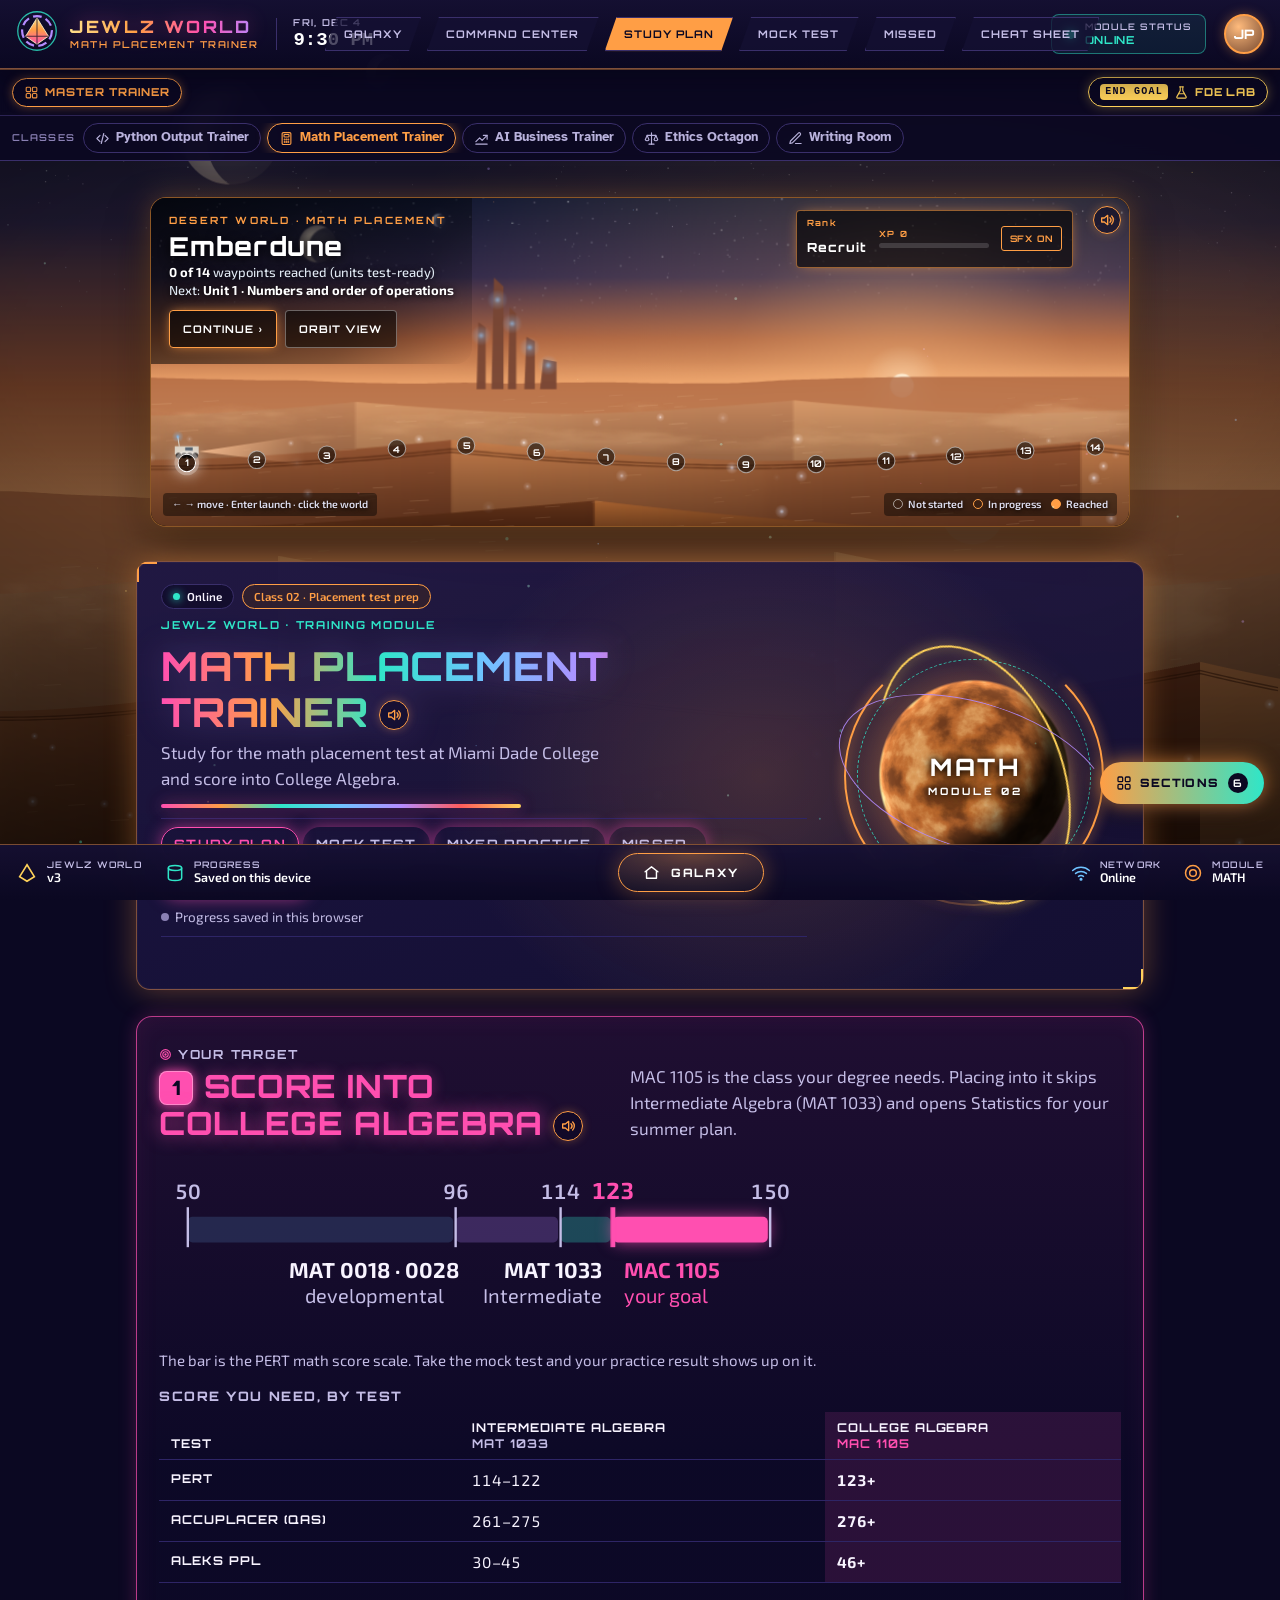
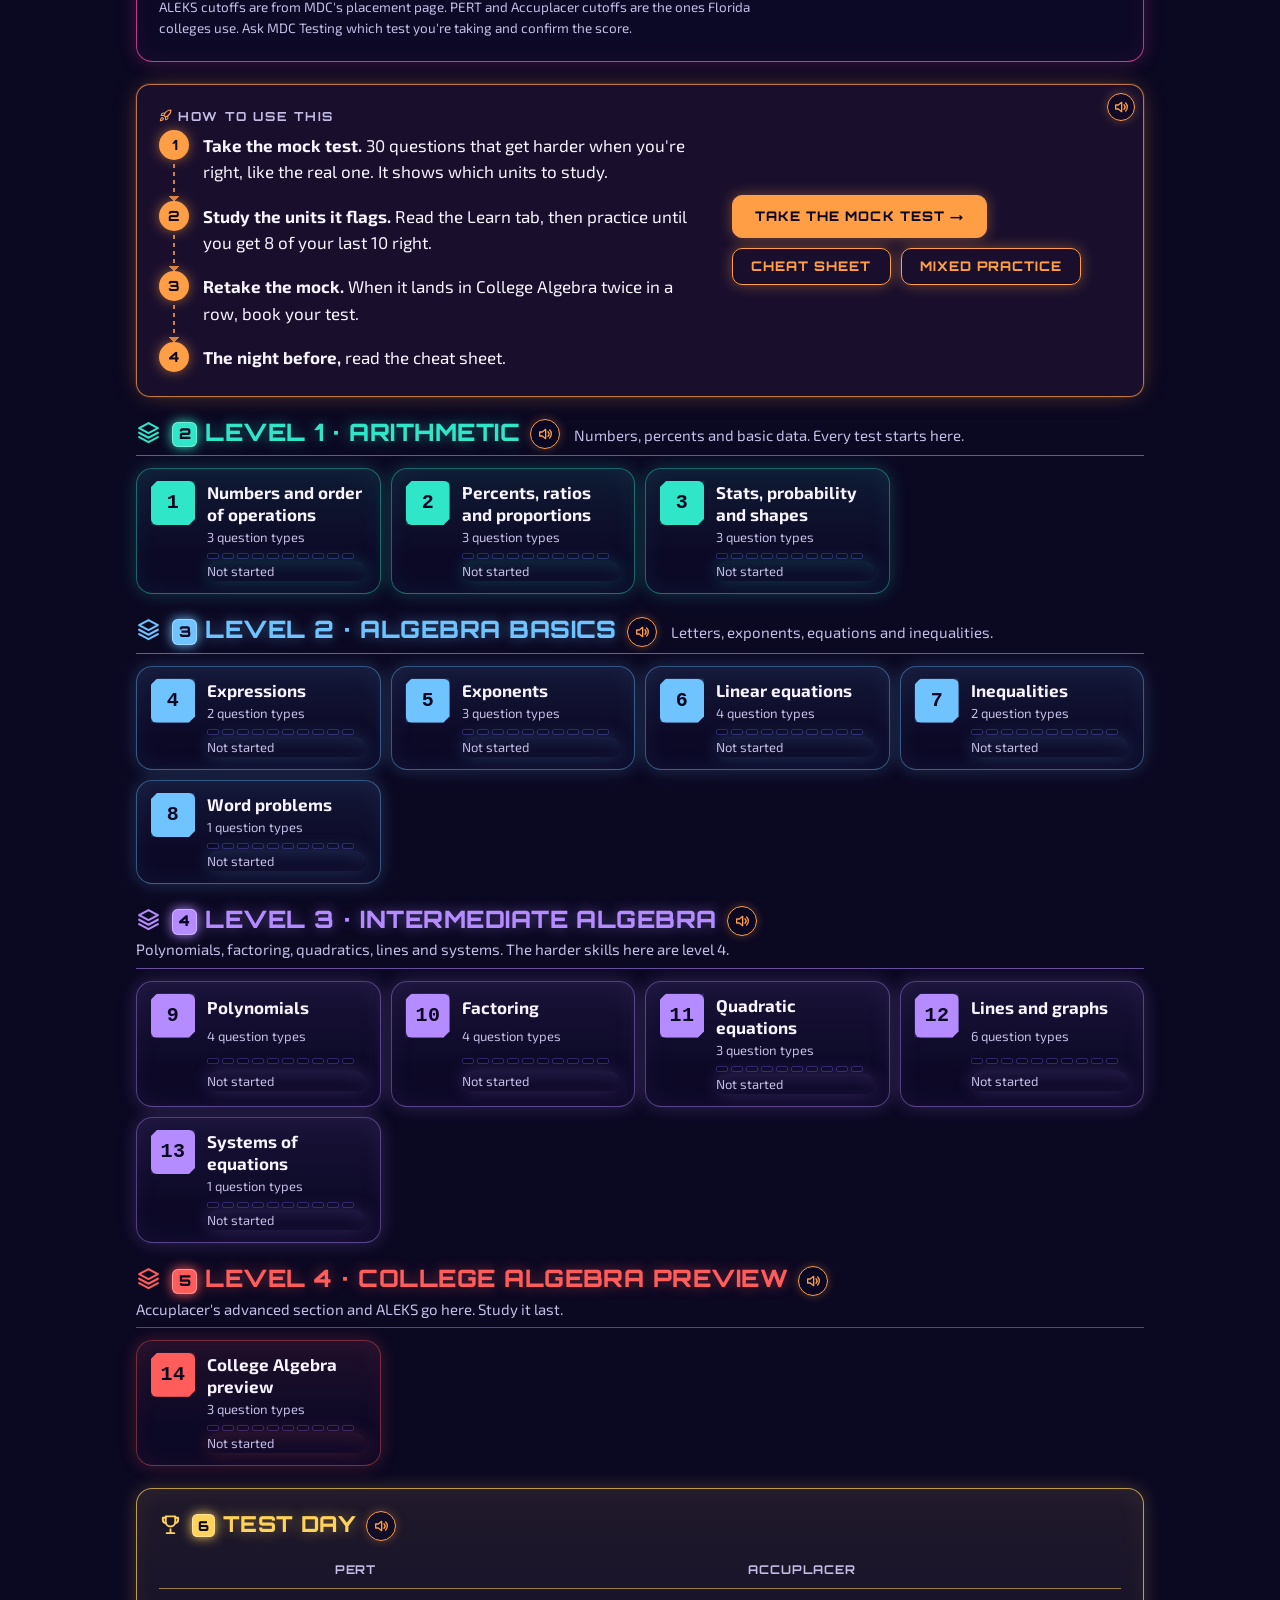
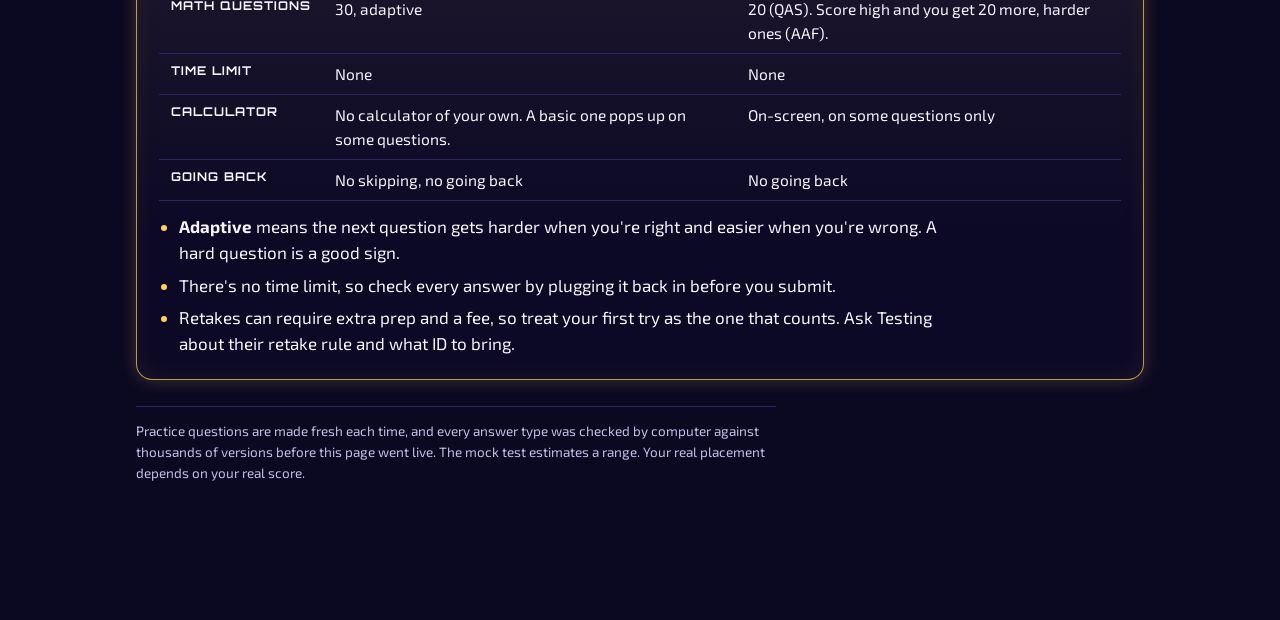
<file: math-placement.html>
<!doctype html><html><head><meta charset=utf8><meta name=viewport content="width=device-width,initial-scale=1,viewport-fit=cover"><style>:root{color-scheme:light;box-sizing:border-box;padding-top:env(safe-area-inset-top,0px);padding-bottom:env(safe-area-inset-bottom,0px)}html{scroll-padding-top:env(safe-area-inset-top,0px)}body{margin:0;padding:0;font:14px -apple-system,BlinkMacSystemFont,sans-serif;background:#fff;color:#000}img{max-width:100%}[hidden]:not([hidden=until-found i]){display:none!important}</style></head><body>
<title>Math Placement Trainer</title>
<meta name="claude:viewport-fit-sides" content="cover">
<link rel="preconnect" href="https://fonts.googleapis.com">
<link rel="preconnect" href="https://fonts.gstatic.com" crossorigin>
<link rel="stylesheet" href="https://fonts.googleapis.com/css2?family=Archivo:wght@700;800;900&family=Atkinson+Hyperlegible:ital,wght@0,400;0,700;1,400;1,700&display=swap">
<style>
/* Layout: neon on black, like a glowing workflow infographic. A PERT-score number line states the goal up top;
   units sit in placement levels below; every question card reads like a test screen.
   Every section is boxed in its own neon, in order: lime, yellow, mint, periwinkle, violet, pink, orange.
   Body text stays plain and readable. Dark only: it looks the same in light or dark device mode. */
:root {
  color-scheme: dark;
  --bg: #0B0822; --panel: #151033; --text: #F8F4FF; --muted: #B9B2DC; --line: #3A2F6B;
  --n1: #FF4FB0; --n2: #FF9E45; --n3: #2FE6C8; --n4: #6FC3FF; --n5: #B48CFF; --n6: #FF5C5C; --n7: #FFD25A;
  --on-neon: #0B0822;
  --neon: var(--n1);
  --paper: var(--panel);
  --sunk: #0A0720;
  --grid: transparent;
  --ink: var(--text);
  --ink-2: var(--muted);
  --ink-3: #8A80B4;
  --rule: var(--line);
  --flamingo: var(--n1);
  --flamingo-ink: var(--on-neon);
  --flamingo-soft: rgba(255, 79, 176, 0.12);
  --lagoon: var(--n4);
  --lagoon-soft: rgba(111, 195, 255, 0.12);
  --sun: var(--n7);
  --sun-soft: rgba(255, 210, 90, 0.10);
  --good: var(--n3);
  --good-bg: rgba(47, 230, 200, 0.10);
  --bad: var(--n6);
  --bad-bg: rgba(255, 92, 92, 0.10);
  --seg1: rgba(111, 195, 255, 0.16);
  --seg2: rgba(180, 140, 255, 0.24);
  --seg3: rgba(47, 230, 200, 0.28);
  --font-display: 'Archivo', 'Arial Black', 'Helvetica Neue', system-ui, sans-serif;
  --font-body: 'Atkinson Hyperlegible', 'Segoe UI', system-ui, -apple-system, sans-serif;
}
/* Every accent inside a box follows that box's neon. */
* { --flamingo: var(--neon); --flamingo-soft: color-mix(in srgb, var(--neon) 12%, transparent); }
* { box-sizing: border-box; }
body {
  background-color: var(--bg);
  background-image: linear-gradient(var(--grid) 1px, transparent 1px), linear-gradient(90deg, var(--grid) 1px, transparent 1px);
  background-size: 26px 26px;
  background-position: -1px -1px;
  background-repeat: repeat;
  background-attachment: local;
  color: var(--ink);
  font-family: var(--font-body);
  font-size: 17px;
  line-height: 1.55;
}
.wrap { max-width: 1040px; margin: 0 auto; padding-left: max(16px, env(safe-area-inset-left, 0px)); padding-right: max(16px, env(safe-area-inset-right, 0px)); padding-block: 22px 72px; display: grid; gap: 26px; grid-template-columns: minmax(0, 1fr); }
h1, h2, h3, h4 { margin: 0; line-height: 1.15; text-wrap: balance; }
p { margin: 0; }
.muted { color: var(--ink-2); }
.small { font-size: 14px; }
.eyebrow { font-family: var(--font-display); font-weight: 600; font-size: 13px; letter-spacing: 0.12em; text-transform: uppercase; color: var(--ink-2); }
:focus-visible { outline: 3px solid var(--flamingo); outline-offset: 2px; }
#view { display: grid; gap: 22px; grid-template-columns: minmax(0, 1fr); }

/* header */
.top { display: grid; gap: 12px; }
.brand { display: flex; flex-wrap: wrap; align-items: flex-end; gap: 4px 18px; }
.brand h1 { font-family: var(--font-display); font-weight: 700; font-size: clamp(34px, 6vw, 52px); letter-spacing: 0.01em; line-height: 0.95; text-transform: uppercase; }
.brand h1 span { color: var(--flamingo); }
.brand .sub { color: var(--ink-2); max-width: 46ch; padding-bottom: 3px; }
.deco { height: 12px; width: min(240px, 60%); border-radius: 2px; background: linear-gradient(var(--flamingo) 0 3px, transparent 3px 4.5px, var(--sun) 4.5px 7.5px, transparent 7.5px 9px, var(--lagoon) 9px 12px); }
.navrow { display: flex; flex-wrap: wrap; gap: 8px 14px; align-items: center; justify-content: space-between; border-top: 1.5px solid var(--ink); border-bottom: 1px solid var(--rule); padding: 8px 0; background: var(--bg); }
.tabs { display: flex; gap: 4px; flex-wrap: wrap; }
@media (max-width: 560px) { .navrow { display: grid; grid-template-columns: minmax(0, 1fr); } .tabs { flex-wrap: nowrap; overflow-x: auto; scrollbar-width: none; margin-inline: -4px; padding-inline: 4px; } .tabs::-webkit-scrollbar { display: none; } .tab { flex: none; } }
.tab { font: inherit; font-size: 15.5px; font-weight: 700; padding: 6px 12px; border-radius: 999px; border: 1.5px solid transparent; background: transparent; color: var(--ink-2); cursor: pointer; display: inline-flex; gap: 6px; align-items: center; }
.tab:hover { color: var(--ink); }
.tab[aria-current="page"] { color: var(--ink); border-color: var(--ink); }
.tab .count:not(:empty) { background: var(--flamingo); color: var(--flamingo-ink); font-size: 12px; border-radius: 999px; padding: 0 7px; line-height: 1.5; font-variant-numeric: tabular-nums; }
.sync { font-size: 13.5px; color: var(--ink-2); }
.sync::before { content: ''; display: inline-block; width: 8px; height: 8px; border-radius: 50%; background: var(--ink-3); margin-right: 6px; vertical-align: 1px; }
.sync.on::before { background: var(--good); }

/* buttons */
.btn { font: inherit; font-size: 16px; font-weight: 700; padding: 9px 18px; border-radius: 8px; border: 1.5px solid var(--ink); background: var(--ink); color: var(--paper); cursor: pointer; line-height: 1.3; }
.btn.go { background: var(--flamingo); border-color: var(--flamingo); color: var(--flamingo-ink); }
.btn.ghost { background: transparent; color: var(--ink); }
.btn.quiet { background: transparent; color: var(--ink-2); border-color: var(--rule); font-weight: 400; }
.btn.big { font-size: 18px; padding: 12px 22px; }
.btn.sm { font-size: 14px; padding: 5px 11px; }
.btn:disabled { opacity: 0.4; cursor: default; }
.startbtns { display: flex; flex-wrap: wrap; gap: 10px; align-items: center; }
.crumb button { font: inherit; font-size: 15px; font-weight: 700; background: none; border: 0; padding: 0; color: var(--flamingo); cursor: pointer; }

/* cards and tables */
.card { background: var(--paper); border: 1px solid var(--rule); border-radius: 12px; padding: 18px 20px; display: grid; gap: 12px; grid-template-columns: minmax(0, 1fr); min-width: 0; }
.card h3 { font-family: var(--font-display); font-weight: 700; font-size: 21px; letter-spacing: 0.02em; }
.two { display: grid; grid-template-columns: repeat(2, minmax(0, 1fr)); gap: 16px; }
@media (max-width: 720px) { .two { grid-template-columns: minmax(0, 1fr); } }
.tbl-wrap { overflow-x: auto; max-width: 100%; }
table.t { border-collapse: collapse; width: 100%; font-size: 15.5px; }
table.t th, table.t td { text-align: left; padding: 8px 12px; border-bottom: 1px solid var(--rule); vertical-align: top; }
table.t thead th { font-family: var(--font-display); font-size: 12.5px; letter-spacing: 0.1em; text-transform: uppercase; color: var(--ink-2); font-weight: 600; border-bottom: 1.5px solid var(--ink-3); }
table.t tbody th { font-weight: 700; white-space: nowrap; }
table.rules td:last-child { white-space: nowrap; }
@media (max-width: 600px) {
  table.rules thead { display: none; }
  table.rules tr { display: grid; gap: 4px; padding: 10px 0; border-bottom: 1px solid var(--rule); }
  table.rules td { border: 0; padding: 0; white-space: normal; }
  table.rules td:last-child { color: var(--ink-2); white-space: normal; }
  table.rules td .m { white-space: normal; }
}
.fine { font-size: 13.5px; color: var(--ink-2); max-width: 75ch; }

/* target */
.target { background: var(--paper); border: 1.5px solid var(--ink); border-radius: 14px; padding: clamp(14px, 3vw, 22px); display: grid; gap: 14px; grid-template-columns: minmax(0, 1fr); }
.thead { display: grid; grid-template-columns: minmax(0, 1fr) minmax(0, 1.1fr); gap: 8px 24px; align-items: end; }
@media (max-width: 720px) { .thead { grid-template-columns: minmax(0, 1fr); } }
.thead h2 { font-family: var(--font-display); font-weight: 700; font-size: clamp(26px, 4vw, 34px); text-transform: uppercase; letter-spacing: 0.01em; margin-top: 2px; }
.goalword { color: var(--flamingo); }
.ladwrap { overflow-x: auto; }
svg.ladder { width: 100%; max-width: 640px; height: auto; display: block; }
.ladder .seg { fill: var(--seg1); }
.ladder .seg.s2 { fill: var(--seg2); }
.ladder .seg.s3 { fill: var(--seg3); }
.ladder .seg.s4 { fill: var(--flamingo); }
.ladder .tk { stroke: var(--ink-2); stroke-width: 1.5; }
.ladder .tk.goal { stroke: var(--flamingo); stroke-width: 3; }
.ladder .tv { fill: var(--ink-2); font: 600 13px var(--font-body); font-variant-numeric: tabular-nums; }
.ladder .sl, .ladder .sn { font-family: var(--font-body); }
.ladder .tv.goal { fill: var(--flamingo); font-size: 14.5px; font-weight: 700; }
.ladder .sl { fill: var(--ink); font-size: 13.5px; font-weight: 700; }
.ladder .sl.goal { fill: var(--flamingo); }
.ladder .sn { fill: var(--ink-2); font-size: 12.5px; }
.ladder .sn.goal { fill: var(--flamingo); }
.ladder .mark { fill: var(--ink); }
.markline { font-size: 15px; display: flex; gap: 8px; align-items: baseline; flex-wrap: wrap; }
.markline .tri { width: 0; height: 0; border-left: 6px solid transparent; border-right: 6px solid transparent; border-top: 10px solid var(--ink); display: inline-block; }
table.cut { border-collapse: collapse; width: 100%; font-size: 15.5px; font-variant-numeric: tabular-nums; }
table.cut caption { text-align: left; font-family: var(--font-display); font-weight: 600; font-size: 13px; letter-spacing: 0.12em; text-transform: uppercase; color: var(--ink-2); padding-bottom: 6px; }
table.cut th, table.cut td { padding: 8px 12px; border-bottom: 1px solid var(--rule); text-align: left; }
table.cut thead th { font-size: 14px; font-weight: 700; line-height: 1.25; vertical-align: bottom; }
table.cut .g { background: var(--flamingo-soft); color: var(--ink); font-weight: 700; }
table.cut thead th.g span { color: var(--flamingo); font-weight: 700; }

/* start + plan */
.start { display: grid; grid-template-columns: minmax(0, 1.4fr) minmax(0, 1fr); gap: 16px 28px; align-items: center; }
@media (max-width: 760px) { .start { grid-template-columns: minmax(0, 1fr); } }
.plan { display: grid; gap: 6px; }
.planlist { margin: 0; padding-left: 1.3em; display: grid; gap: 6px; }
.planlist li::marker { font-family: var(--font-display); font-weight: 700; color: var(--flamingo); }
.start .startbtns { justify-content: flex-start; }
.flag { display: grid; gap: 8px; }
.flag h3 { font-family: var(--font-display); font-weight: 700; font-size: 19px; }
.flagrow { display: flex; flex-wrap: wrap; gap: 8px; }
.flagbtn { font: inherit; font-size: 15px; padding: 7px 12px; border-radius: 8px; border: 1.5px solid var(--sun); background: var(--sun-soft); color: var(--ink); cursor: pointer; text-align: left; }
.flagbtn b { font-family: var(--font-display); margin-right: 4px; }

/* bands + tiles */
.band { display: grid; gap: 12px; }
.bandh { display: flex; flex-wrap: wrap; gap: 2px 14px; align-items: baseline; border-bottom: 1.5px solid var(--ink); padding-bottom: 6px; }
.bandh h2 { font-family: var(--font-display); font-weight: 700; font-size: 22px; text-transform: uppercase; letter-spacing: 0.03em; }
.bandh p { font-size: 15px; }
.tiles { display: grid; grid-template-columns: repeat(auto-fill, minmax(220px, 1fr)); gap: 10px; }
.tile { font: inherit; text-align: left; color: inherit; background: var(--paper); border: 1px solid var(--rule); border-radius: 10px; padding: 12px 14px; cursor: pointer; display: grid; grid-template-columns: auto minmax(0, 1fr); gap: 2px 12px; align-items: start; }
.tile:hover { border-color: var(--ink-3); }
.tile .tnum { grid-row: span 4; font-family: var(--font-display); font-weight: 700; font-size: 34px; line-height: 1; color: var(--flamingo); min-width: 1.3ch; }
.tile .ttl { font-weight: 700; line-height: 1.3; }
.tile .tsk { font-size: 13px; color: var(--ink-2); }
.tile .tst { font-size: 13px; color: var(--ink-2); }
.tile.done .tst { color: var(--good); font-weight: 700; }
.tile.done .tnum { color: var(--good); }
.pips { display: inline-flex; gap: 3px; margin-top: 4px; }
.pips i { width: 12px; height: 6px; border-radius: 2px; background: var(--sunk); border: 1px solid var(--rule); }
.pips i.y { background: var(--good); border-color: var(--good); }
.pips i.n { background: var(--bad-bg); border-color: var(--bad); }
.pips.big i { width: 16px; height: 9px; }

/* facts */
.facts { display: grid; gap: 12px; }
.facts h2 { font-family: var(--font-display); font-weight: 700; font-size: 22px; text-transform: uppercase; letter-spacing: 0.03em; }
.tips { margin: 0; padding-left: 1.2em; display: grid; gap: 6px; max-width: 80ch; }

/* unit */
.uhead { display: grid; gap: 12px; }
.ut { display: flex; gap: 16px; align-items: flex-end; }
.ut h2 { font-family: var(--font-display); font-weight: 700; font-size: clamp(26px, 4.5vw, 38px); text-transform: uppercase; letter-spacing: 0.01em; }
.bignum { font-family: var(--font-display); font-weight: 700; font-size: clamp(56px, 10vw, 84px); line-height: 0.8; color: var(--flamingo); }
.utabs { display: inline-flex; border: 1.5px solid var(--ink); border-radius: 10px; overflow: hidden; width: fit-content; }
.utab { font: inherit; font-weight: 700; font-size: 16px; padding: 8px 22px; border: 0; background: var(--paper); color: var(--ink-2); cursor: pointer; }
.utab + .utab { border-left: 1.5px solid var(--ink); }
.utab[aria-selected="true"] { background: var(--ink); color: var(--paper); }
.ubody { display: grid; gap: 16px; grid-template-columns: minmax(0, 1fr); }
.lead { font-size: 19px; max-width: 65ch; }
.wex { display: grid; gap: 8px; border-top: 1px dashed var(--rule); padding-top: 12px; }
.wex:first-of-type { border-top: 0; padding-top: 0; }
.wq { font-size: 18px; }
.wn { font-family: var(--font-display); font-weight: 700; font-size: 13px; letter-spacing: 0.1em; text-transform: uppercase; color: var(--flamingo); margin-right: 10px; }
details summary { cursor: pointer; font-weight: 700; color: var(--flamingo); width: fit-content; }
details[open] summary { margin-bottom: 8px; }
.wa { margin-top: 8px; }
.trap { background: var(--sun-soft); border-color: var(--sun); }
.trap ul, .card ul { margin: 0; padding-left: 1.2em; display: grid; gap: 6px; }
dl.terms { margin: 0; display: grid; grid-template-columns: auto minmax(0, 1fr); gap: 6px 14px; }
dl.terms dt { font-weight: 700; }
dl.terms dd { margin: 0; color: var(--ink-2); }
.nextbar { display: flex; flex-wrap: wrap; gap: 10px 16px; align-items: center; justify-content: space-between; border-top: 1px dashed var(--ink-3); padding-top: 14px; }

/* practice */
.pbar { display: flex; flex-wrap: wrap; gap: 8px 16px; justify-content: space-between; align-items: center; font-size: 15px; }
.meter { display: flex; gap: 10px; align-items: center; flex-wrap: wrap; }
.pslot { display: grid; gap: 16px; }
.lvpick { display: flex; gap: 8px; flex-wrap: wrap; }
.pill { font: inherit; font-size: 15px; font-weight: 700; padding: 6px 14px; border-radius: 999px; border: 1.5px solid var(--ink-3); background: var(--paper); color: var(--ink-2); cursor: pointer; }
.pill[aria-pressed="true"] { background: var(--ink); color: var(--paper); border-color: var(--ink); }

/* question card */
.qcard { background: var(--paper); border: 1.5px solid var(--ink); border-radius: 14px; padding: 18px 20px 20px; display: grid; gap: 16px; grid-template-columns: minmax(0, 1fr); min-width: 0; }
.qmeta { display: flex; flex-wrap: wrap; gap: 8px; align-items: center; }
.chip { font-size: 13px; font-weight: 700; padding: 2px 10px; border-radius: 999px; background: var(--sunk); color: var(--ink-2); border: 1px solid var(--rule); }
.chip.lv4 { background: var(--flamingo-soft); color: var(--flamingo); border-color: transparent; }
.chip.lv3 { background: var(--lagoon-soft); color: var(--lagoon); border-color: transparent; }
.calcbtn { margin-left: auto; font: inherit; font-size: 14px; font-weight: 700; padding: 4px 12px; border-radius: 8px; border: 1.5px solid var(--lagoon); background: transparent; color: var(--lagoon); cursor: pointer; }
.calcbtn[aria-pressed="true"] { background: var(--lagoon); color: var(--paper); }
.calcbtn:disabled { border-color: var(--rule); color: var(--ink-3); cursor: default; }
.qtext { font-size: 21px; line-height: 1.6; max-width: 62ch; }
.qtext.sm { font-size: 17px; }
.qfig { overflow-x: auto; }
.qfig svg, .otxt svg { max-width: 100%; height: auto; display: block; }
.opts { display: grid; gap: 10px; }
.opt { font: inherit; font-size: 19px; text-align: left; display: grid; grid-template-columns: auto minmax(0, 1fr); gap: 14px; align-items: center; padding: 10px 14px; border-radius: 10px; border: 1.5px solid var(--rule); background: var(--paper); color: var(--ink); cursor: pointer; min-height: 52px; }
.opt:hover:not(:disabled) { border-color: var(--ink-3); }
.opt .ltr { width: 30px; height: 30px; border-radius: 50%; display: grid; place-items: center; font-family: var(--font-display); font-weight: 700; font-size: 15px; border: 1.5px solid var(--ink-3); color: var(--ink-2); padding-top: 2px; }
.opt.sel { border-color: var(--ink); box-shadow: inset 0 0 0 1px var(--ink); }
.opt.sel .ltr { background: var(--ink); color: var(--paper); border-color: var(--ink); }
.opt.right { border-color: var(--good); background: var(--good-bg); }
.opt.right .ltr { background: var(--good); border-color: var(--good); color: var(--paper); }
.opt.wrong { border-color: var(--bad); background: var(--bad-bg); }
.opt.wrong .ltr { background: var(--bad); border-color: var(--bad); color: var(--paper); }
.opt:disabled { cursor: default; }
.otxt { min-width: 0; }
.qfoot { display: flex; flex-wrap: wrap; gap: 10px 14px; align-items: center; }
.fb { display: grid; gap: 12px; }
.fb:empty { display: none; }
.verdict { font-weight: 700; font-size: 18px; }
.verdict.ok { color: var(--good); }
.verdict.no { color: var(--bad); }
.hintbox { background: var(--sun-soft); border-radius: 8px; padding: 10px 14px; }
.steps { background: var(--sunk); border-radius: 10px; padding: 12px 16px 14px; display: grid; gap: 8px; }
.steps h4 { font-family: var(--font-display); font-size: 14px; letter-spacing: 0.1em; text-transform: uppercase; color: var(--ink-2); }
.steps ol { margin: 0; padding-left: 1.3em; display: grid; gap: 8px; }
.steps li::marker { font-weight: 700; color: var(--flamingo); }
.explain { display: grid; gap: 10px; border-top: 1px dashed var(--ink-3); padding-top: 12px; margin-top: 2px; }
.xrow { display: flex; flex-wrap: wrap; gap: 8px; align-items: center; }
.brkbtn { font: inherit; font-size: 15.5px; font-weight: 700; padding: 8px 16px; border-radius: 999px; border: 1.5px solid var(--lagoon); background: var(--lagoon-soft); color: var(--ink); cursor: pointer; }
.brkbtn:hover { border-color: var(--ink); }
.brkbtn:disabled { opacity: 0.55; cursor: default; }
.xout { background: var(--paper); border: 1px solid var(--rule); border-left: 4px solid var(--lagoon); border-radius: 8px; padding: 12px 14px; display: grid; gap: 8px; }
.xout:empty { display: none; }
.xout p { margin: 0; }
.xout ol, .xout ul { margin: 0; padding-left: 1.4em; display: grid; gap: 7px; }
.xout ol li::marker { font-weight: 700; color: var(--lagoon); }
.xout .xthink { color: var(--ink-2); font-style: italic; }
.xout .xnote { font-size: 14px; color: var(--ink-2); }
.xout details summary { color: var(--lagoon); }
.xout details p { margin-top: 6px; }

/* figures */
.fig .ax, .fig .tk { stroke: var(--ink-2); stroke-width: 1.5; fill: none; }
.fig .axh { fill: var(--ink-2); }
.fig .tl { fill: var(--ink-2); font: 12px var(--font-body); }
.fig .ray { stroke: var(--flamingo); stroke-width: 5; stroke-linecap: round; }
.fig .rayh { fill: var(--flamingo); }
.fig .dot { fill: var(--ink); stroke: var(--ink); stroke-width: 2; }
.fig .dot.open { fill: var(--paper); }
.fig .cell { fill: var(--paper); stroke: var(--ink-3); stroke-width: 1; }
.fig .cell.on { fill: var(--lagoon); }
.fig .gl { stroke: var(--rule); stroke-width: 1; }
.plane .ax { stroke: var(--ink-2); stroke-width: 1.6; }
.fig .ln { stroke: var(--flamingo); stroke-width: 3; }
.fig .sh { fill: var(--lagoon-soft); stroke: var(--lagoon); stroke-width: 2; }
.fig .hl { stroke: var(--ink-2); stroke-width: 1.5; stroke-dasharray: 5 4; }
.fig .hl2 { fill: none; stroke: var(--ink-2); stroke-width: 1.5; }
.minisvg svg { max-width: 260px; height: auto; display: inline-block; vertical-align: middle; }

/* math */
.m { font-family: var(--font-body); white-space: nowrap; font-variant-numeric: lining-nums; }
.m i { font-style: italic; padding-right: 0.05em; }
.m sup { font-size: 0.68em; line-height: 0; position: relative; top: -0.55em; vertical-align: baseline; padding-left: 0.04em; }
.m sub { font-size: 0.68em; line-height: 0; position: relative; top: 0.3em; vertical-align: baseline; }
.fr { display: inline-flex; flex-direction: column; align-items: center; vertical-align: middle; font-size: 0.86em; margin: 0 0.12em; line-height: 1.2; }
.fr > .fn { border-bottom: 0.09em solid currentColor; padding: 0 0.22em 0.04em; }
.fr > .fd { padding: 0.06em 0.22em 0; }
.rad { display: inline-flex; align-items: flex-end; }
.rad .rs { padding-right: 0.02em; }
.rad .rc { border-top: 0.08em solid currentColor; padding: 0.04em 0.12em 0; line-height: 1.15; }
.qtext .m, .otxt .m { white-space: normal; }

/* mock */
.mockintro, .results { display: grid; gap: 14px; grid-template-columns: minmax(0, 1fr); }
.mockintro h2, .results h2 { font-family: var(--font-display); font-weight: 700; font-size: clamp(28px, 5vw, 40px); text-transform: uppercase; letter-spacing: 0.01em; }
.results h2 { color: var(--flamingo); }
.rulesl { margin: 0; padding-left: 1.2em; display: grid; gap: 6px; max-width: 70ch; }
.mockhead { display: flex; gap: 12px 18px; align-items: center; justify-content: space-between; flex-wrap: wrap; }
.mprog { display: grid; gap: 6px; flex: 1 1 260px; }
.mbar { height: 8px; border-radius: 4px; background: var(--sunk); border: 1px solid var(--rule); overflow: hidden; }
.mbar span { display: block; height: 100%; background: var(--flamingo); }
table.bylv { max-width: 420px; font-variant-numeric: tabular-nums; }
table.bylv .tot th, table.bylv .tot td { font-weight: 700; border-top: 1.5px solid var(--ink-3); }
.review summary { font-size: 17px; }
.review { display: grid; gap: 12px; }
.ritem { border: 1px solid var(--rule); border-left: 4px solid var(--good); border-radius: 8px; padding: 12px 14px; display: grid; gap: 8px; background: var(--paper); margin-top: 10px; }
.ritem.no { border-left-color: var(--bad); }
.rh { display: flex; gap: 10px; align-items: center; flex-wrap: wrap; }
.rn { font-family: var(--font-display); font-weight: 700; font-size: 20px; }
.rv { font-weight: 700; font-size: 14px; }
.ritem.ok .rv { color: var(--good); }
.ritem.no .rv { color: var(--bad); }

/* cheat sheet */
.sheet h3 { display: flex; gap: 10px; align-items: baseline; }
.sheet .sn { color: var(--flamingo); }
.sheet .eg { color: var(--ink-2); margin-left: 6px; }
.sheet .eg::before { content: '· '; }

/* calculator */
.calc { position: fixed; z-index: 30; right: max(16px, env(safe-area-inset-right, 0px)); bottom: calc(16px + env(safe-area-inset-bottom, 0px)); width: 260px; background: var(--paper); border: 1.5px solid var(--ink); border-radius: 14px; padding: 12px; display: grid; gap: 10px; box-shadow: 0 10px 30px rgba(20, 16, 50, 0.22); }
.chead { display: flex; justify-content: space-between; align-items: center; }
.xbtn { font: inherit; font-size: 22px; line-height: 1; background: none; border: 0; color: var(--ink-2); cursor: pointer; padding: 0 4px; }
.cscreen { background: var(--sunk); border: 1px solid var(--rule); border-radius: 8px; padding: 6px 10px; text-align: right; display: grid; font-variant-numeric: tabular-nums; }
.cop { font-size: 13px; color: var(--ink-2); min-height: 1.3em; }
.cdisp { font-size: 26px; font-weight: 700; overflow: hidden; text-overflow: ellipsis; }
.ckeys { display: grid; grid-template-columns: repeat(4, minmax(0, 1fr)); gap: 6px; }
.ck { font: inherit; font-size: 18px; font-weight: 700; padding: 8px 0; border-radius: 8px; border: 1px solid var(--rule); background: var(--paper); color: var(--ink); cursor: pointer; }
.ck.op { background: var(--lagoon-soft); color: var(--lagoon); border-color: transparent; }
.ck.clr { color: var(--bad); }
.ck.wide { grid-column: span 2; }
.cnote { font-size: 12.5px; color: var(--ink-2); line-height: 1.4; }
@media (max-width: 560px) { .calc { left: max(12px, env(safe-area-inset-left, 0px)); right: max(12px, env(safe-area-inset-right, 0px)); width: auto; } }

.foot { font-size: 13.5px; color: var(--ink-2); border-top: 1px solid var(--rule); padding-top: 14px; max-width: 80ch; }
@media (prefers-reduced-motion: no-preference) { .opt, .tile, .btn { transition: border-color 0.15s, background-color 0.15s; } }


/* line icons (masks, colored by the section's neon) */
:root {
  --ico-bulb: url("data:image/svg+xml,%3Csvg xmlns='http://www.w3.org/2000/svg' viewBox='0 0 24 24' fill='none' stroke='black' stroke-width='2' stroke-linecap='round' stroke-linejoin='round'%3E%3Cpath d='M9 18h6M10 21.5h4'/%3E%3Cpath d='M12 2.5a6.8 6.8 0 0 0-4.2 12.2c.7.6 1.2 1.4 1.2 2.3h6c0-.9.5-1.7 1.2-2.3A6.8 6.8 0 0 0 12 2.5z'/%3E%3C/svg%3E");
  --ico-target: url("data:image/svg+xml,%3Csvg xmlns='http://www.w3.org/2000/svg' viewBox='0 0 24 24' fill='none' stroke='black' stroke-width='2' stroke-linecap='round' stroke-linejoin='round'%3E%3Ccircle cx='12' cy='12' r='9'/%3E%3Ccircle cx='12' cy='12' r='5'/%3E%3Ccircle cx='12' cy='12' r='1.2'/%3E%3C/svg%3E");
  --ico-layers: url("data:image/svg+xml,%3Csvg xmlns='http://www.w3.org/2000/svg' viewBox='0 0 24 24' fill='none' stroke='black' stroke-width='2' stroke-linecap='round' stroke-linejoin='round'%3E%3Cpath d='m12 3 9 4.8-9 4.8-9-4.8L12 3z'/%3E%3Cpath d='m3 12.2 9 4.8 9-4.8'/%3E%3Cpath d='m3 16.4 9 4.8 9-4.8'/%3E%3C/svg%3E");
  --ico-code: url("data:image/svg+xml,%3Csvg xmlns='http://www.w3.org/2000/svg' viewBox='0 0 24 24' fill='none' stroke='black' stroke-width='2' stroke-linecap='round' stroke-linejoin='round'%3E%3Crect x='2.5' y='4' width='19' height='16' rx='2.5'/%3E%3Cpath d='M2.5 8.5h19'/%3E%3Cpath d='m9.5 12.2-2.4 2.4 2.4 2.4M14.5 12.2l2.4 2.4-2.4 2.4'/%3E%3C/svg%3E");
  --ico-chat: url("data:image/svg+xml,%3Csvg xmlns='http://www.w3.org/2000/svg' viewBox='0 0 24 24' fill='none' stroke='black' stroke-width='2' stroke-linecap='round' stroke-linejoin='round'%3E%3Cpath d='M20.5 11.6a8.4 8.4 0 0 1-12.2 7.5L3.5 20.5l1.4-4.6a8.4 8.4 0 1 1 15.6-4.3z'/%3E%3C/svg%3E");
  --ico-shield: url("data:image/svg+xml,%3Csvg xmlns='http://www.w3.org/2000/svg' viewBox='0 0 24 24' fill='none' stroke='black' stroke-width='2' stroke-linecap='round' stroke-linejoin='round'%3E%3Cpath d='M12 2.8 4.5 5.6v6c0 4.8 3.2 8.2 7.5 9.6 4.3-1.4 7.5-4.8 7.5-9.6v-6L12 2.8z'/%3E%3Cpath d='m8.8 12 2.3 2.3 4.2-4.4'/%3E%3C/svg%3E");
  --ico-rocket: url("data:image/svg+xml,%3Csvg xmlns='http://www.w3.org/2000/svg' viewBox='0 0 24 24' fill='none' stroke='black' stroke-width='2' stroke-linecap='round' stroke-linejoin='round'%3E%3Cpath d='M4.5 16.5c-1.5 1.3-2 5-2 5s3.7-.5 5-2c.7-.8.7-2.1-.1-2.9a2.2 2.2 0 0 0-2.9-.1z'/%3E%3Cpath d='m12 15-3-3a22 22 0 0 1 2-4A12.9 12.9 0 0 1 22 2c0 2.7-.8 7.5-6 11a22.4 22.4 0 0 1-4 2z'/%3E%3Cpath d='M9 12H4s.6-3 2-4c1.6-1.1 5 0 5 0M12 15v5s3-.6 4-2c1.1-1.6 0-5 0-5'/%3E%3C/svg%3E");
  --ico-trophy: url("data:image/svg+xml,%3Csvg xmlns='http://www.w3.org/2000/svg' viewBox='0 0 24 24' fill='none' stroke='black' stroke-width='2' stroke-linecap='round' stroke-linejoin='round'%3E%3Cpath d='M8 21h8M12 17v4'/%3E%3Cpath d='M7 3.5h10V9a5 5 0 0 1-10 0V3.5z'/%3E%3Cpath d='M17 5h3v2a3.5 3.5 0 0 1-3.2 3.5M7 5H4v2a3.5 3.5 0 0 0 3.2 3.5'/%3E%3C/svg%3E");
  --ico-star: url("data:image/svg+xml,%3Csvg xmlns='http://www.w3.org/2000/svg' viewBox='0 0 24 24' fill='none' stroke='black' stroke-width='2' stroke-linecap='round' stroke-linejoin='round'%3E%3Cpath d='m12 2.8 2.8 5.8 6.3.9-4.6 4.4 1.1 6.3L12 17.2l-5.6 3 1.1-6.3-4.6-4.4 6.3-.9L12 2.8z'/%3E%3C/svg%3E");
  --ico-starfill: url("data:image/svg+xml,%3Csvg xmlns='http://www.w3.org/2000/svg' viewBox='0 0 24 24' fill='black' stroke='black' stroke-width='2' stroke-linecap='round' stroke-linejoin='round'%3E%3Cpath d='m12 2.8 2.8 5.8 6.3.9-4.6 4.4 1.1 6.3L12 17.2l-5.6 3 1.1-6.3-4.6-4.4 6.3-.9L12 2.8z'/%3E%3C/svg%3E");
}
[data-icon]::before {
  content: ''; display: inline-block; flex: none; width: 1.05em; height: 1.05em; margin-right: 0.45em; vertical-align: -0.16em;
  background: var(--neon); -webkit-mask: var(--ico) center / contain no-repeat; mask: var(--ico) center / contain no-repeat;
  filter: drop-shadow(0 0 4px color-mix(in srgb, var(--neon) 60%, transparent));
}
[data-icon="bulb"] { --ico: var(--ico-bulb); }
[data-icon="target"] { --ico: var(--ico-target); }
[data-icon="layers"] { --ico: var(--ico-layers); }
[data-icon="code"] { --ico: var(--ico-code); }
[data-icon="chat"] { --ico: var(--ico-chat); }
[data-icon="shield"] { --ico: var(--ico-shield); }
[data-icon="rocket"] { --ico: var(--ico-rocket); }
[data-icon="trophy"] { --ico: var(--ico-trophy); }
[data-icon="star"] { --ico: var(--ico-star); }

/* ================= NEON THEME LAYER (looks only) ================= */
body {
  background-color: var(--bg);
  background-image:
    radial-gradient(900px 380px at 6% -170px, rgba(255, 79, 176, 0.07), transparent 70%),
    radial-gradient(900px 380px at 96% -150px, rgba(180, 140, 255, 0.08), transparent 70%);
  background-size: auto; background-position: 0 0; background-repeat: no-repeat; background-attachment: scroll;
  color: var(--text);
}
::selection { background: rgba(111, 195, 255, 0.35); color: var(--text); }
:focus-visible { outline: 2px solid var(--neon); outline-offset: 2px; }

/* headings: heavy, bold, all caps */
h1, h2, h3, h4 { font-family: var(--font-display); font-weight: 800; text-transform: uppercase; letter-spacing: 0.02em; }
.brand h1 {
  font-weight: 900; font-size: clamp(38px, 6.6vw, 60px); line-height: 0.95; letter-spacing: 0.01em;
  background: linear-gradient(90deg, var(--n1), var(--n2), var(--n3), var(--n4), var(--n5), var(--n6), var(--n7));
  -webkit-background-clip: text; background-clip: text; color: transparent;
  filter: drop-shadow(0 0 16px rgba(180, 140, 255, 0.28));
}
.brand h1 span { color: transparent; }
.brand .sub { color: var(--muted); }
.deco { height: 4px; width: min(360px, 72%); border-radius: 999px;
  background: linear-gradient(90deg, var(--n1), var(--n2), var(--n3), var(--n4), var(--n5), var(--n6), var(--n7));
  box-shadow: 0 0 14px rgba(255, 79, 176, 0.35), 0 0 22px rgba(255, 92, 92, 0.25); }
.eyebrow { font-family: var(--font-display); font-weight: 700; font-size: 12.5px; letter-spacing: 0.12em; color: var(--muted); }
.card h3, .flag h3, .thead h2, .bandh h2, .facts h2, .mockintro h2, .results h2, .steps h4, .wn { color: var(--neon); }
.card h3 { font-size: 19px; }
.ut h2 { font-size: clamp(24px, 4.2vw, 36px); }
.thead h2 { font-size: clamp(24px, 3.8vw, 32px); }
.goalword { color: var(--neon); text-shadow: 0 0 18px color-mix(in srgb, var(--neon) 65%, transparent); }

/* nav */
.navrow { border-top: 1px solid var(--line); border-bottom: 1px solid var(--line); background: transparent; }
.tab { color: var(--muted); font-family: var(--font-display); font-weight: 800; text-transform: uppercase; letter-spacing: 0.04em; font-size: 14px; }
.tab:hover { color: var(--text); }
.tab[aria-current="page"] { color: var(--n1); border-color: var(--n1); box-shadow: 0 0 14px -4px var(--n1); }
.tab .count:not(:empty) { background: var(--n6); color: var(--on-neon); font-weight: 800; box-shadow: 0 0 10px -2px var(--n6); }
.sync.on::before { background: var(--n3); box-shadow: 0 0 8px rgba(47, 230, 200, 0.8); }

/* boxes: thin neon outline, soft outer glow, faint tint of the same color inside */
.card, .qcard, .target, #view > .start, #view > .flag, .facts, .mockintro, .results {
  background: color-mix(in srgb, var(--neon) 4%, var(--panel));
  border: 1.5px solid color-mix(in srgb, var(--neon) 72%, transparent);
  border-radius: 14px;
  box-shadow: 0 0 0 1px color-mix(in srgb, var(--neon) 10%, transparent), 0 0 26px -8px color-mix(in srgb, var(--neon) 55%, transparent);
}
#view > .start, #view > .flag, .facts, .mockintro, .results { padding: clamp(14px, 3vw, 22px); }
.card.trap { background: color-mix(in srgb, var(--neon) 4%, var(--panel)); }

/* buttons */
.btn { background: var(--neon); border-color: var(--neon); color: var(--on-neon); font-weight: 800; border-radius: 10px;
  box-shadow: 0 0 16px -5px color-mix(in srgb, var(--neon) 80%, transparent); }
.btn.go { background: var(--neon); border-color: var(--neon); color: var(--on-neon); box-shadow: 0 0 20px -4px color-mix(in srgb, var(--neon) 85%, transparent); }
.btn.ghost { background: transparent; color: var(--neon); box-shadow: none; }
.btn.quiet { background: transparent; border-color: var(--line); color: var(--muted); box-shadow: none; font-weight: 400; }
.btn:not(:disabled):hover { box-shadow: 0 0 24px -3px color-mix(in srgb, var(--neon) 90%, transparent); }
.btn.ghost:not(:disabled):hover { background: color-mix(in srgb, var(--neon) 10%, transparent); }
.btn.quiet:not(:disabled):hover { color: var(--text); border-color: var(--muted); box-shadow: none; }
.crumb button, details summary { color: var(--neon); }

/* tables */
table.t th, table.t td, table.cut th, table.cut td { border-bottom-color: var(--line); }
table.t thead th { border-bottom-color: color-mix(in srgb, var(--neon) 55%, transparent); color: var(--muted); }
table.cut caption { color: var(--muted); font-family: var(--font-display); font-weight: 800; }
table.cut .g { background: color-mix(in srgb, var(--neon) 12%, transparent); color: var(--text); }
table.cut thead th.g span { color: var(--neon); }
@media (max-width: 600px) { table.rules tr { border-bottom-color: var(--line); } }

/* target ladder */
.ladder .tk { stroke: var(--muted); }
.ladder .mark { fill: var(--text); }
.ladder .seg.s4 { filter: drop-shadow(0 0 5px color-mix(in srgb, var(--neon) 70%, transparent)); }
.markline .tri { border-top-color: var(--text); }

/* how to use this: numbered neon steps joined by dashed arrows */
.planlist { list-style: none; padding-left: 0; counter-reset: plan; gap: 18px; }
.planlist li { counter-increment: plan; position: relative; padding-left: 44px; min-height: 30px; }
.planlist li::before {
  content: counter(plan); position: absolute; left: 0; top: -2px; width: 30px; height: 30px; border-radius: 50%;
  background: var(--neon); color: var(--on-neon); font: 800 14px/30px var(--font-display); text-align: center;
  box-shadow: 0 0 14px -2px color-mix(in srgb, var(--neon) 80%, transparent);
}
.planlist li:not(:last-child)::after {
  content: ''; position: absolute; left: 9px; top: 32px; bottom: -17px; width: 12px;
  background:
    repeating-linear-gradient(to bottom, var(--neon) 0 4px, transparent 4px 8px) center top / 2px calc(100% - 6px) no-repeat,
    conic-gradient(from -45deg at 50% 100%, var(--neon) 0deg 90deg, transparent 90deg) center bottom / 12px 6px no-repeat;
  opacity: 0.8;
}

/* flagged units */
.flagbtn { background: color-mix(in srgb, var(--neon) 6%, var(--panel)); border: 1.5px solid color-mix(in srgb, var(--neon) 60%, transparent); color: var(--text); border-radius: 10px; display: inline-flex; align-items: center; gap: 8px; }
.flagbtn:hover { border-color: var(--neon); box-shadow: 0 0 18px -5px color-mix(in srgb, var(--neon) 80%, transparent); }
.flagbtn b { display: inline-grid; place-items: center; flex: none; width: 26px; height: 26px; margin-right: 0; border-radius: 50%; background: var(--neon); color: var(--on-neon); font-weight: 800; font-size: 13px; box-shadow: 0 0 10px -2px color-mix(in srgb, var(--neon) 80%, transparent); }

/* bands + tiles */
.bandh { border-bottom: 1.5px solid color-mix(in srgb, var(--neon) 55%, transparent); }
.bandh h2 { font-size: clamp(20px, 2.8vw, 24px); }
.tile {
  background: color-mix(in srgb, var(--neon) 3%, var(--panel));
  border: 1.5px solid color-mix(in srgb, var(--neon) 42%, transparent); border-radius: 12px; align-items: center;
}
.tile:hover { border-color: var(--neon); box-shadow: 0 0 20px -6px color-mix(in srgb, var(--neon) 70%, transparent); }
.tile .tnum {
  display: grid; place-items: center; width: 44px; height: 44px; min-width: 0; border-radius: 50%; align-self: start;
  background: var(--neon); color: var(--on-neon); font-weight: 900; font-size: 20px; line-height: 1;
  box-shadow: 0 0 14px -2px color-mix(in srgb, var(--neon) 80%, transparent);
}
.tile.done .tnum { background: var(--n3); color: var(--on-neon); box-shadow: 0 0 14px -2px rgba(47, 230, 200, 0.8); }
.tile .ttl { color: var(--text); }
.tile .tsk, .tile .tst { color: var(--muted); }
.tile.done .tst { color: var(--n3); }
.pips i { background: var(--sunk); border-color: var(--line); }
.pips i.y { background: var(--n3); border-color: var(--n3); box-shadow: 0 0 6px rgba(47, 230, 200, 0.7); }
.pips i.n { background: rgba(255, 92, 92, 0.18); border-color: var(--n6); }
.tips li::marker, .card ul li::marker, .rulesl li::marker { color: var(--neon); }

/* unit header */
.ut { align-items: center; }
.bignum {
  display: grid; place-items: center; flex: none; width: clamp(62px, 10vw, 84px); height: clamp(62px, 10vw, 84px); border-radius: 50%;
  background: var(--neon); color: var(--on-neon); font-weight: 900; font-size: clamp(28px, 5vw, 40px); line-height: 1;
  box-shadow: 0 0 26px -4px color-mix(in srgb, var(--neon) 85%, transparent);
}
.utabs { border: 1.5px solid var(--line); border-radius: 10px; }
.utab { background: var(--panel); color: var(--muted); font-family: var(--font-display); font-weight: 800; text-transform: uppercase; letter-spacing: 0.04em; font-size: 14px; }
.utab + .utab { border-left: 1.5px solid var(--line); }
.utab[aria-selected="true"] { background: var(--neon); color: var(--on-neon); }
.wex { border-top-color: var(--line); }
.nextbar { border-top-color: var(--line); }
dl.terms dt { color: var(--text); }

/* practice */
.pill { background: transparent; border-color: var(--line); color: var(--muted); }
.pill[aria-pressed="true"] { background: var(--neon); border-color: var(--neon); color: var(--on-neon); box-shadow: 0 0 16px -5px color-mix(in srgb, var(--neon) 80%, transparent); }
.chip { background: var(--sunk); color: var(--muted); border-color: var(--line); }
.chip.lv4 { background: color-mix(in srgb, var(--neon) 14%, transparent); color: var(--neon); }
.chip.lv3 { background: rgba(111, 195, 255, 0.14); color: var(--n4); }
.calcbtn { border-color: var(--n4); color: var(--n4); }
.calcbtn[aria-pressed="true"] { background: var(--n4); color: var(--on-neon); box-shadow: 0 0 14px -4px var(--n4); }
.calcbtn:disabled { border-color: var(--line); color: var(--ink-3); }

/* answer choices: letter circles; correct = mint glow, wrong = pink glow */
.opt { background: var(--panel); border-color: var(--line); color: var(--text); }
.opt:hover:not(:disabled) { border-color: color-mix(in srgb, var(--neon) 60%, transparent); }
.opt .ltr { border: 1.5px solid color-mix(in srgb, var(--neon) 70%, transparent); color: var(--neon); font-weight: 800; padding-top: 0; }
.opt.sel { border-color: var(--neon); box-shadow: inset 0 0 0 1px var(--neon), 0 0 20px -6px color-mix(in srgb, var(--neon) 80%, transparent); background: color-mix(in srgb, var(--neon) 6%, var(--panel)); }
.opt.sel .ltr { background: var(--neon); color: var(--on-neon); border-color: var(--neon); }
.opt.right { background: rgba(47, 230, 200, 0.09); border-color: var(--n3); box-shadow: 0 0 0 1px rgba(47, 230, 200, 0.35), 0 0 26px -4px rgba(47, 230, 200, 0.8); }
.opt.right .ltr { background: var(--n3); border-color: var(--n3); color: var(--on-neon); }
.opt.wrong { background: rgba(255, 92, 92, 0.08); border-color: var(--n6); box-shadow: 0 0 0 1px rgba(255, 92, 92, 0.35), 0 0 26px -4px rgba(255, 92, 92, 0.75); }
.opt.wrong .ltr { background: var(--n6); border-color: var(--n6); color: var(--on-neon); }
.verdict.ok { color: var(--n3); text-shadow: 0 0 12px rgba(47, 230, 200, 0.6); }
.verdict.no { color: var(--n6); text-shadow: 0 0 12px rgba(255, 92, 92, 0.6); }
.hintbox { background: rgba(255, 210, 90, 0.08); border: 1.5px solid rgba(255, 210, 90, 0.6); box-shadow: 0 0 18px -6px rgba(255, 210, 90, 0.55); }
.hintbox b { color: var(--n7); }

/* how to solve it: numbered neon steps joined by dashed arrows */
.steps { background: var(--sunk); border: 1px solid var(--line); }
.steps h4 { font-size: 14px; }
.steps > ol { list-style: none; padding-left: 0; counter-reset: step; gap: 18px; }
.steps > ol > li { counter-increment: step; position: relative; padding-left: 40px; min-height: 26px; }
.steps > ol > li::before {
  content: counter(step); position: absolute; left: 0; top: -1px; width: 26px; height: 26px; border-radius: 50%;
  background: var(--neon); color: var(--on-neon); font: 800 13px/26px var(--font-display); text-align: center;
  box-shadow: 0 0 12px -2px color-mix(in srgb, var(--neon) 80%, transparent);
}
.steps > ol > li:not(:last-child)::after {
  content: ''; position: absolute; left: 7px; top: 28px; bottom: -17px; width: 12px;
  background:
    repeating-linear-gradient(to bottom, var(--neon) 0 4px, transparent 4px 8px) center top / 2px calc(100% - 6px) no-repeat,
    conic-gradient(from -45deg at 50% 100%, var(--neon) 0deg 90deg, transparent 90deg) center bottom / 12px 6px no-repeat;
  opacity: 0.8;
}
.explain { border-top-color: var(--line); }
.brkbtn { border-color: var(--n4); background: rgba(111, 195, 255, 0.10); color: var(--text); }
.brkbtn:hover { border-color: var(--n4); box-shadow: 0 0 16px -4px var(--n4); }
.xout { background: var(--panel); border-color: var(--line); border-left-color: var(--n4); }
.xout ol li::marker { color: var(--n4); }
.xout details summary { color: var(--n4); }

/* mock */
.mbar { background: var(--sunk); border-color: var(--line); }
.mbar span { background: var(--neon); box-shadow: 0 0 10px var(--neon); }
table.bylv .tot th, table.bylv .tot td { border-top-color: var(--muted); }
.ritem { background: var(--panel); border: 1.5px solid var(--line); }
.ritem.ok { border-color: rgba(47, 230, 200, 0.7); box-shadow: 0 0 18px -7px rgba(47, 230, 200, 0.65); }
.ritem.no { border-color: rgba(255, 92, 92, 0.7); box-shadow: 0 0 18px -7px rgba(255, 92, 92, 0.6); }
.ritem.ok .rv { color: var(--n3); }
.ritem.no .rv { color: var(--n6); }
.rn { display: inline-grid; place-items: center; width: 30px; height: 30px; border-radius: 50%; font-size: 14px; color: var(--on-neon); }
.ritem.ok .rn { background: var(--n3); box-shadow: 0 0 10px -2px rgba(47, 230, 200, 0.8); }
.ritem.no .rn { background: var(--n6); box-shadow: 0 0 10px -2px rgba(255, 92, 92, 0.8); }

/* cheat sheet */
.sheet h3 { align-items: center; }
.sheet .sn {
  display: inline-grid; place-items: center; flex: none; width: 30px; height: 30px; border-radius: 50%;
  background: var(--neon); color: var(--on-neon); font-size: 14px; font-weight: 900; box-shadow: 0 0 12px -2px color-mix(in srgb, var(--neon) 80%, transparent);
}
.sheet .eg { color: var(--muted); }

/* calculator */
.calc { --neon: var(--n4); background: var(--panel); border: 1.5px solid var(--n4); box-shadow: 0 0 30px -6px rgba(111, 195, 255, 0.6), 0 10px 30px rgba(0, 0, 0, 0.6); }
.cscreen { background: var(--sunk); border-color: var(--line); }
.cdisp { color: var(--text); }
.ck { background: var(--sunk); border-color: var(--line); color: var(--text); }
.ck:hover { border-color: var(--n4); }
.ck.op { background: rgba(111, 195, 255, 0.14); color: var(--n4); }
.ck.clr { color: var(--n6); }
.xbtn { color: var(--muted); }

.foot { border-top-color: var(--line); }

@media (max-width: 520px) {
  .card, .qcard { padding: 16px; }
}

/* teach-from-scratch layer (11/6) */
.sr-only { position: absolute; width: 1px; height: 1px; overflow: hidden; clip: rect(0 0 0 0); white-space: nowrap; }
.tc-steps { margin: 0; padding-left: 1.4em; display: grid; gap: 8px; }
.tc-steps li::marker { font-weight: 800; }
.tc-need { display: flex; flex-wrap: wrap; gap: 8px; align-items: center; margin-top: 10px; }
.tc-note { margin-top: 10px; }
.tc-world { display: inline-block; justify-self: start; width: fit-content; font-size: 12px; letter-spacing: 0.08em; text-transform: uppercase; border: 1px solid currentColor; border-radius: 999px; padding: 2px 10px; margin-bottom: 8px; opacity: 0.9; }
.tc-pic-t { font-weight: 800; font-size: 19px; margin: 0 0 6px; }
.tc-q { font-weight: 700; font-size: 18px; }
.tc-x textarea { width: 100%; font: inherit; font-size: 16px; line-height: 1.55; padding: 10px 12px; border-radius: 10px; border: 1.5px solid var(--line, #3A2F6B); background: var(--panel, #151033); color: var(--text, #F8F4FF); resize: vertical; margin: 8px 0; box-sizing: border-box; }
.tc-x .controls { display: flex; flex-wrap: wrap; gap: 10px; align-items: center; }
.tc-model { border-top: 1px dashed var(--line, #3A2F6B); padding-top: 12px; margin-top: 12px; display: grid; gap: 8px; }
.tc-model p { margin: 0; }
.tc-lab2 { font-size: 12px; letter-spacing: 0.08em; text-transform: uppercase; font-weight: 700; color: #6FC3FF; }
.tc-no { color: #FF5C5C; font-weight: 700; }
.tc-keys { list-style: none; padding: 0; margin: 0; display: flex; flex-wrap: wrap; gap: 8px; }
.tc-keys li { border: 1px solid var(--line, #3A2F6B); border-radius: 999px; padding: 3px 12px; color: var(--muted, #B9B2DC); }
.tc-keys li::before { content: '\25CB  '; }
.tc-keys li.ok { border-color: #2FE6C8; color: #2FE6C8; }
.tc-keys li.ok::before { content: '\2713  '; }
.tc-miss { margin-top: 12px; }
.tc-miss summary { cursor: pointer; font-weight: 700; color: #FFD25A; }
.tc-miss ul { margin: 8px 0 0; padding-left: 1.2em; display: grid; gap: 6px; }

/* new examples (11/22) */
.newex-bar { display: flex; flex-wrap: wrap; gap: 8px 14px; align-items: center; border-top: 1px dashed var(--line); padding-top: 12px; }
</style>
<link rel="stylesheet" href="theme.css">
<style>html::before{background:linear-gradient(180deg,rgba(11,8,34,.84) 0%,rgba(11,8,34,.7) 55%,rgba(11,8,34,.6) 100%),url("bg-math.jpg") center/cover no-repeat,#0B0822 !important}</style>

<link rel="stylesheet" href="https://fonts.googleapis.com/css2?family=Orbitron:wght@600;700;800&family=Exo+2:wght@400;500;600;700&display=swap">
<link rel="stylesheet" href="cc-skin.css">
<script>document.documentElement.classList.add('cc')</script>
<div class="wrap">
  <header class="top">
    <div class="brand">
      <h1>Math Placement <span>Trainer</span></h1>
      <p class="sub">Study for the math placement test at Miami Dade College and score into College Algebra.</p>
    </div>
    <div class="deco" aria-hidden="true"></div>
    <nav class="navrow" aria-label="Sections">
      <div class="tabs">
        <button class="tab" type="button" data-go="home">Study plan</button>
        <button class="tab" type="button" data-go="mock">Mock test</button>
        <button class="tab" type="button" data-go="mix">Mixed practice</button>
        <button class="tab" type="button" data-go="missed">Missed <span id="missed-count" class="count"></span></button>
        <button class="tab" type="button" data-go="rules">Cheat sheet</button>
      </div>
      <span id="sync" class="sync">Progress saved in this browser</span>
    </nav>
  </header>
  <main id="view"></main>
  <p class="foot">Practice questions are made fresh each time, and every answer type was checked by computer against thousands of versions before this page went live. The mock test estimates a range. Your real placement depends on your real score.</p>
</div>

<script>
/* Question generators for the Math Placement Trainer.
   Every item: { q, fig?, choices: [{t, v, k?, html?}], ans, steps: [], vt, vq }
   Markup: text with $...$ math. Inside math: ^ superscript, \frac{a}{b}, \sqrt{a},
   \times \div \cdot \pi \le \ge \pm. A minus sign is written '-'. Money uses &#36;. */
var GEN = (function () {
  'use strict';

  // ---------------------------------------------------------------- random
  function mulberry(seed) {
    let a = seed >>> 0;
    return function () {
      a = (a + 0x6D2B79F5) | 0;
      let t = Math.imul(a ^ (a >>> 15), 1 | a);
      t = (t + Math.imul(t ^ (t >>> 7), 61 | t)) ^ t;
      return ((t ^ (t >>> 14)) >>> 0) / 4294967296;
    };
  }
  function R(seed) {
    const f = mulberry(seed * 2654435761 + 12345);
    const r = {
      f,
      int(a, b) { return a + Math.floor(f() * (b - a + 1)); },
      nz(a, b) { let v; do { v = r.int(a, b); } while (v === 0); return v; },
      pick(arr) { return arr[Math.floor(f() * arr.length)]; },
      sign() { return f() < 0.5 ? -1 : 1; },
      shuffle(arr) { const a = arr.slice(); for (let i = a.length - 1; i > 0; i--) { const j = Math.floor(f() * (i + 1)); const t = a[i]; a[i] = a[j]; a[j] = t; } return a; },
    };
    return r;
  }

  // ---------------------------------------------------------------- numbers
  function gcd(a, b) { a = Math.abs(a); b = Math.abs(b); while (b) { const t = a % b; a = b; b = t; } return a; }
  function lcm(a, b) { return Math.abs(a * b) / gcd(a, b); }
  function red(p, q) { if (q < 0) { p = -p; q = -q; } const g = gcd(p, q) || 1; return [p / g, q / g]; }
  const isInt = v => Math.abs(v - Math.round(v)) < 1e-9;
  // a number as markup ('-' becomes a real minus sign when rendered)
  function N(v) { const s = String(+Math.abs(v).toFixed(6)); return (v < 0 ? '-' : '') + s; }
  const P = v => (v < 0 ? '(' + N(v) + ')' : N(v));
  const PP = v => '(' + N(v) + ')'; // always in parentheses, for a number written right after another
  function F(p, q) { [p, q] = red(p, q); if (q === 1) return N(p); return (p < 0 ? '-' : '') + '\\frac{' + Math.abs(p) + '}{' + q + '}'; }
  const fv = (p, q) => p / q;
  function money(v) { return '&#36;' + (isInt(v) ? String(Math.round(v)) : v.toFixed(2)); }

  // ---------------------------------------------------------------- showing the work on fractions
  function factorsOf(n) { const o = []; for (let i = 1; i <= n; i++) if (n % i === 0) o.push(i); return o; }
  // a fraction exactly as written, signs left where they are: \frac{-6}{4}
  function rawF(p, q) { return '\\frac{' + N(p) + '}{' + N(q) + '}'; }
  // p/q = (p ÷ g)/(q ÷ g) = answer, with every move visible (markup, no $)
  function simpInline(p, q) {
    const chain = [rawF(p, q)], g = gcd(p, q);
    if (p !== 0 && g > 1) chain.push('\\frac{' + N(p) + ' \\div ' + g + '}{' + N(q) + ' \\div ' + g + '}');
    const fin = F(p, q);
    if (fin !== chain[chain.length - 1]) chain.push(fin);
    return chain.join(' = ');
  }
  // two teaching steps: find the biggest shared factor, then divide by it. [] when already in lowest terms.
  function simpSteps(p, q) {
    if (!q) return [];
    if (p === 0) return ['Zero on top means the whole fraction is $0$.'];
    const g = gcd(p, q);
    if (g <= 1) return [];
    const A = Math.abs(p), B = Math.abs(q), lo = Math.min(A, B), hi = Math.max(A, B);
    const find = hi % lo === 0
      ? lo + ' goes into ' + hi + ' evenly ($' + hi + ' \\div ' + lo + ' = ' + hi / lo + '$), so <b>' + lo + '</b> is the biggest number that goes into both.'
      : 'Numbers that go into ' + lo + ': ' + factorsOf(lo).join(', ') + '. The biggest one that also goes into ' + hi + ' is <b>' + g + '</b>.';
    return [
      'Simplify $' + rawF(p, q) + '$. Find the biggest number that goes into both ' + A + ' and ' + B + '. ' + find,
      'Divide the top and the bottom by ' + g + ': $' + A + ' \\div ' + g + ' = ' + A / g + '$ and $' + B + ' \\div ' + g + ' = ' + B / g + '$. So $' + simpInline(p, q) + '$.' + (B / g === 1 ? ' A number over 1 is just that number.' : ''),
    ];
  }
  // how to find the common bottom number, out loud
  function lcdStep(b, d) {
    const L = lcm(b, d), hi = Math.max(b, d), lo = Math.min(b, d);
    if (L === hi) return 'You can only add or subtract fractions with the same bottom number. ' + lo + ' goes into ' + hi + ', so <b>' + hi + '</b> works as the bottom for both.';
    const mult = []; for (let m = hi; m <= L; m += hi) mult.push(m);
    return 'You can only add or subtract fractions with the same bottom number. Count up by ' + hi + ': ' + mult.join(', ') + '. The first one that ' + lo + ' also goes into is <b>' + L + '</b>, so ' + L + ' is the new bottom.';
  }
  function rewriteTo(a, b, L) {
    const k = L / b;
    return k === 1 ? '$\\frac{' + a + '}{' + b + '}$ already has ' + L + ' on the bottom' : '$\\frac{' + a + '}{' + b + '} = \\frac{' + a + ' \\times ' + k + '}{' + b + ' \\times ' + k + '} = \\frac{' + a * k + '}{' + L + '}$';
  }
  // cross-cancel shortcut for a/b × c/d, or [] when there's nothing to cancel
  function crossTip(a, b, c, d) {
    const g1 = gcd(a, d), g2 = gcd(c, b);
    if (g1 <= 1 && g2 <= 1) return [];
    const bits = [];
    if (g2 > 1) bits.push('the ' + c + ' on top and the ' + b + ' on the bottom both divide by ' + g2);
    if (g1 > 1) bits.push('the ' + a + ' on top and the ' + d + ' on the bottom both divide by ' + g1);
    const A = a / g1, D = d / g1, C2 = c / g2, B = b / g2;
    return ['Shortcut (cross-cancel): ' + bits.join(', and ') + '. Divide those first: $\\frac{' + A + '}{' + B + '} \\times \\frac{' + C2 + '}{' + D + '} = ' + simpInline(A * C2, B * D) + '$. Same answer, smaller numbers.'];
  }

  // terms([[coef, 'x^2'], [coef, '']]) -> '3x^2 - x + 5'. coef may be [p, q] for a fraction.
  function terms(list) {
    let out = '';
    for (const [c0, t] of list) {
      const frac = Array.isArray(c0);
      const val = frac ? c0[0] / c0[1] : c0;
      if (Math.abs(val) < 1e-12) continue;
      const neg = val < 0;
      let body;
      if (frac) {
        const [p, q] = red(Math.abs(c0[0]), Math.abs(c0[1]));
        const cs = q === 1 ? (p === 1 && t ? '' : String(p)) : '\\frac{' + p + '}{' + q + '}';
        body = cs + t;
      } else {
        const a = Math.abs(val);
        body = (a === 1 && t ? '' : N(a)) + t;
      }
      if (out === '') out = (neg ? '-' : '') + body;
      else out += (neg ? ' - ' : ' + ') + body;
    }
    return out === '' ? '0' : out;
  }
  const pw = (v, p) => (p === 0 ? '' : v + (p === 1 ? '' : '^' + (p < 0 ? '{' + p + '}' : p)));
  // high-to-low coefficients -> markup
  function pol(cs, v) { v = v || 'x'; const n = cs.length - 1; return terms(cs.map((c, i) => [c, pw(v, n - i)])); }
  function polJs(cs, v) { v = v || 'x'; const n = cs.length - 1; const parts = cs.map((c, i) => '(' + c + ')*' + v + '**' + (n - i)); return parts.join('+') || '0'; }
  const lin = (a, b, v) => pol([a, b], v);
  function trim(cs) { let i = 0; while (i < cs.length - 1 && cs[i] === 0) i++; return cs.slice(i); }
  function pmul(a, b) { const out = new Array(a.length + b.length - 1).fill(0); a.forEach((x, i) => b.forEach((y, j) => { out[i + j] += x * y; })); return out; }
  function padd(a, b) { const n = Math.max(a.length, b.length); const A = Array(n - a.length).fill(0).concat(a); const B = Array(n - b.length).fill(0).concat(b); return trim(A.map((x, i) => x + B[i])); }
  const pkey = cs => 'p' + JSON.stringify(trim(cs));
  // monomial c * x^a * y^b
  function mono(c, ex) {
    const vars = Object.keys(ex).sort().map(k => pw(k, ex[k])).join('');
    return terms([[c, vars]]);
  }
  function monoJs(c, ex) { return '(' + c + ')' + Object.keys(ex).map(k => '*' + k + '**(' + ex[k] + ')').join(''); }
  const sgnAdd = c => (c < 0 ? ' - ' + N(-c) : ' + ' + N(c)); // ' + 5' or ' - 5'
  const sgnT = (c, t) => (c < 0 ? ' - ' : ' + ') + (Math.abs(c) === 1 && t ? '' : N(Math.abs(c))) + t; // ' + 4y', ' - y'

  // ---------------------------------------------------------------- choices
  // ans/dists are {t, v, k?}. Dedupe on k (or t). Always 4 choices.
  function mc(r, ans, dists, fill) {
    const key = o => (o.k !== undefined ? o.k : o.t);
    const seen = new Set([key(ans)]);
    const out = [ans];
    for (const d of dists) {
      if (out.length >= 4) break;
      if (!d) continue;
      const k = key(d);
      if (seen.has(k)) continue;
      seen.add(k); out.push(d);
    }
    let guard = 0;
    while (out.length < 4 && guard++ < 400) {
      const d = fill();
      if (!d) continue;
      const k = key(d);
      if (seen.has(k)) continue;
      seen.add(k); out.push(d);
    }
    if (out.length < 4) throw new Error('could not fill choices');
    const order = r.shuffle([0, 1, 2, 3]);
    return { choices: order.map(i => out[i]), ans: order.indexOf(0) };
  }
  const nk = v => 'n' + (+v.toFixed(6));
  const numC = (v, wrap) => ({ t: wrap ? wrap(v) : '$' + N(v) + '$', v, k: nk(v) });
  function mcNum(r, ans, dists, spread, wrap) {
    spread = spread || 10;
    const ok = v => typeof v === 'number' && isFinite(v);
    return mc(r, numC(ans, wrap), dists.filter(ok).map(v => numC(v, wrap)), () => {
      const d = r.nz(-spread, spread);
      return numC(isInt(ans) ? ans + d : +(ans + d / 2).toFixed(2), wrap);
    });
  }
  const fracC = (p, q) => ({ t: '$' + F(p, q) + '$', v: p / q, k: nk(p / q) });
  function mcFrac(r, ans, dists) {
    return mc(r, fracC(ans[0], ans[1]), dists.filter(d => d && d[1] !== 0).map(d => fracC(d[0], d[1])), () => {
      const q = ans[1] * r.int(1, 2), p = Math.round(ans[0] / ans[1] * q) + r.nz(-4, 4);
      return fracC(p, q);
    });
  }
  const polC = (cs, v) => ({ t: '$' + pol(trim(cs), v) + '$', v: polJs(trim(cs), v), k: pkey(cs) });
  function mcPol(r, ans, dists, v) {
    return mc(r, polC(ans, v), dists.map(d => polC(d, v)), () => {
      const d = ans.slice(); const i = r.int(0, d.length - 1); d[i] += r.nz(-3, 3);
      return polC(d, v);
    });
  }

  // ---------------------------------------------------------------- figures (SVG strings)
  function numberLine(op, val, lo, hi) {
    const W = 320, H = 56, padL = 18, padR = 18, y = 22;
    const X = v => padL + (v - lo) * (W - padL - padR) / (hi - lo);
    let s = '<svg class="fig nl" viewBox="0 0 ' + W + ' ' + H + '" width="' + W + '" height="' + H + '" role="img" aria-label="number line: x ' + op + ' ' + val + '">';
    s += '<line class="ax" x1="4" y1="' + y + '" x2="' + (W - 4) + '" y2="' + y + '"/>';
    s += '<path class="axh" d="M4 ' + y + ' l7 -4 v8 z M' + (W - 4) + ' ' + y + ' l-7 -4 v8 z"/>';
    for (let v = lo; v <= hi; v++) {
      s += '<line class="tk" x1="' + X(v) + '" y1="' + (y - 5) + '" x2="' + X(v) + '" y2="' + (y + 5) + '"/>';
      s += '<text class="tl" x="' + X(v) + '" y="' + (y + 22) + '" text-anchor="middle">' + (v < 0 ? '−' + (-v) : v) + '</text>';
    }
    const right = op === '>' || op === '>=';
    const end = right ? W - 6 : 6;
    s += '<line class="ray" x1="' + X(val) + '" y1="' + y + '" x2="' + end + '" y2="' + y + '"/>';
    s += '<path class="rayh" d="M' + end + ' ' + y + (right ? ' l-9 -5.5 v11 z' : ' l9 -5.5 v11 z') + '"/>';
    const closed = op === '>=' || op === '<=';
    s += '<circle class="' + (closed ? 'dot' : 'dot open') + '" cx="' + X(val) + '" cy="' + y + '" r="6"/>';
    return s + '</svg>';
  }
  function gridFig(cols, rows, shaded) {
    const c = 22, W = cols * c + 2, H = rows * c + 2;
    let s = '<svg class="fig grid" viewBox="0 0 ' + W + ' ' + H + '" width="' + W + '" height="' + H + '" role="img" aria-label="' + shaded.size + ' of ' + (cols * rows) + ' squares shaded">';
    for (let i = 0; i < cols * rows; i++) {
      const x = 1 + (i % cols) * c, yy = 1 + Math.floor(i / cols) * c;
      s += '<rect class="' + (shaded.has(i) ? 'cell on' : 'cell') + '" x="' + x + '" y="' + yy + '" width="' + c + '" height="' + c + '"/>';
    }
    return s + '</svg>';
  }
  function planeFig(m, b, pts) {
    const U = 20, lo = -6, hi = 6, pad = 14, W = (hi - lo) * U + pad * 2;
    const X = v => pad + (v - lo) * U, Y = v => pad + (hi - v) * U;
    let s = '<svg class="fig plane" viewBox="0 0 ' + W + ' ' + W + '" width="' + W + '" height="' + W + '" role="img" aria-label="line through ' + pts.map(p => '(' + p[0] + ', ' + p[1] + ')').join(' and ') + '">';
    for (let v = lo; v <= hi; v++) {
      s += '<line class="gl" x1="' + X(v) + '" y1="' + Y(lo) + '" x2="' + X(v) + '" y2="' + Y(hi) + '"/>';
      s += '<line class="gl" x1="' + X(lo) + '" y1="' + Y(v) + '" x2="' + X(hi) + '" y2="' + Y(v) + '"/>';
    }
    s += '<line class="ax" x1="' + X(lo) + '" y1="' + Y(0) + '" x2="' + X(hi) + '" y2="' + Y(0) + '"/>';
    s += '<line class="ax" x1="' + X(0) + '" y1="' + Y(lo) + '" x2="' + X(0) + '" y2="' + Y(hi) + '"/>';
    for (const v of [-6, -4, -2, 2, 4, 6]) {
      s += '<text class="tl" x="' + X(v) + '" y="' + (Y(0) + 14) + '" text-anchor="middle">' + (v < 0 ? '−' + (-v) : v) + '</text>';
      s += '<text class="tl" x="' + (X(0) - 5) + '" y="' + (Y(v) + 4) + '" text-anchor="end">' + (v < 0 ? '−' + (-v) : v) + '</text>';
    }
    // clip y = mx + b to the box
    const L = lo - 0.4, H2 = hi + 0.4, cand = [];
    for (const x of [L, H2]) { const y = m * x + b; if (y >= L - 1e-9 && y <= H2 + 1e-9) cand.push([x, y]); }
    for (const y of [L, H2]) { const x = (y - b) / m; if (x >= L - 1e-9 && x <= H2 + 1e-9) cand.push([x, y]); }
    cand.sort((p, q) => p[0] - q[0]);
    const a = cand[0], z = cand[cand.length - 1];
    s += '<line class="ln" x1="' + X(a[0]).toFixed(1) + '" y1="' + Y(a[1]).toFixed(1) + '" x2="' + X(z[0]).toFixed(1) + '" y2="' + Y(z[1]).toFixed(1) + '"/>';
    for (const p of pts) s += '<circle class="dot" cx="' + X(p[0]) + '" cy="' + Y(p[1]) + '" r="4.5"/>';
    return s + '</svg>';
  }
  function shapeFig(kind, a, b) {
    let s;
    if (kind === 'rect') {
      s = '<svg class="fig shape" viewBox="0 0 220 120" width="220" height="120" role="img" aria-label="rectangle ' + a + ' by ' + b + '">';
      s += '<rect class="sh" x="30" y="16" width="160" height="72"/>';
      s += '<text class="tl" x="110" y="108" text-anchor="middle">' + a + '</text><text class="tl" x="200" y="56">' + b + '</text>';
    } else if (kind === 'tri') {
      s = '<svg class="fig shape" viewBox="0 0 220 130" width="220" height="130" role="img" aria-label="triangle base ' + a + ' height ' + b + '">';
      s += '<path class="sh" d="M20 100 L200 100 L130 14 Z"/><line class="hl" x1="130" y1="14" x2="130" y2="100"/>';
      s += '<path class="hl2" d="M130 92 h-8 v8"/>';
      s += '<text class="tl" x="110" y="120" text-anchor="middle">base ' + a + '</text><text class="tl" x="136" y="62">height ' + b + '</text>';
    } else if (kind === 'right') {
      s = '<svg class="fig shape" viewBox="0 0 220 130" width="220" height="130" role="img" aria-label="right triangle legs ' + a + ' and ' + b + '">';
      s += '<path class="sh" d="M30 104 L190 104 L30 18 Z"/><path class="hl2" d="M30 94 h10 v10"/>';
      s += '<text class="tl" x="110" y="122" text-anchor="middle">' + a + '</text><text class="tl" x="22" y="64" text-anchor="end">' + b + '</text><text class="tl" x="118" y="52">?</text>';
    } else {
      s = '<svg class="fig shape" viewBox="0 0 160 130" width="160" height="130" role="img" aria-label="circle ' + a + ' ' + b + '">';
      s += '<circle class="sh" cx="80" cy="62" r="50"/>';
      if (a === 'radius') s += '<line class="hl" x1="80" y1="62" x2="130" y2="62"/><circle class="dot" cx="80" cy="62" r="3"/><text class="tl" x="105" y="56" text-anchor="middle">' + b + '</text>';
      else s += '<line class="hl" x1="30" y1="62" x2="130" y2="62"/><text class="tl" x="80" y="56" text-anchor="middle">' + b + '</text>';
    }
    return s + '</svg>';
  }

  // ================================================================ generators
  const G = {};

  // ---------- Unit: numbers and order of operations
  G.ops_order = r => {
    const form = r.int(0, 2);
    if (form === 0) {
      const a = r.int(2, 12), b = r.int(2, 9), c = r.int(2, 9), d = r.int(1, 15);
      const ans = a + b * c - d;
      return {
        q: 'Evaluate: $' + a + ' + ' + b + ' \\times ' + c + ' - ' + d + '$',
        ...mcNum(r, ans, [(a + b) * c - d, a + b * (c - d), a + b * c + d]),
        steps: [
          'Multiply before you add or subtract: $' + b + ' \\times ' + c + ' = ' + b * c + '$.',
          'Now it reads $' + a + ' + ' + b * c + ' - ' + d + '$. Add and subtract left to right.',
          '$' + a + ' + ' + b * c + ' = ' + (a + b * c) + '$, then $' + (a + b * c) + ' - ' + d + ' = ' + N(ans) + '$.',
        ],
        vt: 'value', vq: { js: a + '+' + b + '*' + c + '-' + d },
      };
    }
    if (form === 1) {
      const a = r.int(20, 60), b = r.int(2, 4);
      let c, d; do { c = r.int(1, 9); d = r.int(1, 9); } while (c === d || Math.abs(c - d) > 4);
      const k = c - d, ans = a - b * k * k;
      return {
        q: 'Evaluate: $' + a + ' - ' + b + '(' + c + ' - ' + d + ')^2$',
        ...mcNum(r, ans, [(a - b) * k * k, a - b * 2 * k, a - (b * k) * (b * k), a + b * k * k]),
        steps: [
          'Parentheses first: $' + c + ' - ' + d + ' = ' + N(k) + '$.',
          'Exponent next: $' + P(k) + '^2 = ' + P(k) + ' \\times ' + P(k) + ' = ' + k * k + '$.' + (k < 0 ? ' A negative times a negative is positive.' : ''),
          'Multiply: $' + b + ' \\times ' + k * k + ' = ' + b * k * k + '$.',
          'Subtract last: $' + a + ' - ' + b * k * k + ' = ' + N(ans) + '$.',
          'The trap: $' + a + ' - ' + b + '$ is not done first. The subtraction waits until everything else is finished.',
        ],
        vt: 'value', vq: { js: a + '-' + b + '*(' + c + '-' + d + ')**2' },
      };
    }
    let a, b, s, S, c;
    do {
      a = r.int(1, 6); b = r.int(1, 6); s = a + b; S = s * s;
      const divs = []; for (let x = 2; x <= 12; x++) if (S % x === 0 && x !== S) divs.push(x);
      c = divs.length ? r.pick(divs) : 0;
    } while (!c);
    const d = r.int(2, 5), e = r.int(1, 20);
    const ans = S / c * d - e;
    const wrong1 = S / (c * d) - e, wrong2 = (a * a + b * b) / c * d - e;
    return {
      q: 'Evaluate: $(' + a + ' + ' + b + ')^2 \\div ' + c + ' \\times ' + d + ' - ' + e + '$',
      ...mcNum(r, ans, [isInt(wrong1) ? wrong1 : null, isInt(wrong2) ? wrong2 : null, S / c * d + e]),
      steps: [
        'Parentheses: $' + a + ' + ' + b + ' = ' + s + '$.',
        'Exponent: $' + s + '^2 = ' + S + '$.',
        'Multiply and divide are a tie, so go left to right: $' + S + ' \\div ' + c + ' = ' + S / c + '$, then $' + S / c + ' \\times ' + d + ' = ' + S / c * d + '$.',
        'Subtract: $' + S / c * d + ' - ' + e + ' = ' + N(ans) + '$.',
      ],
      vt: 'value', vq: { js: '(' + a + '+' + b + ')**2/' + c + '*' + d + '-' + e },
    };
  };

  G.ops_neg = r => {
    const form = r.int(0, 2);
    if (form === 0) {
      const a = r.int(2, 15), b = r.int(2, 15), c = r.int(2, 20);
      const ans = a + b - c;
      return {
        q: 'Evaluate: $' + a + ' - (-' + b + ') + (-' + c + ')$',
        ...mcNum(r, ans, [a - b - c, a + b + c, a - b + c]),
        steps: [
          'Subtracting a negative is adding: $' + a + ' - (-' + b + ') = ' + a + ' + ' + b + ' = ' + (a + b) + '$.',
          'Adding a negative is subtracting: $' + (a + b) + ' + (-' + c + ') = ' + (a + b) + ' - ' + c + ' = ' + N(ans) + '$.',
        ],
        vt: 'value', vq: { js: a + '-(-' + b + ')+(-' + c + ')' },
      };
    }
    if (form === 1) {
      let a, b; do { a = r.int(2, 6); b = r.int(2, 6); } while (a === b);
      const ans = -a * a + b * b;
      return {
        q: 'Evaluate: $-' + a + '^2 + (-' + b + ')^2$',
        ...mcNum(r, ans, [a * a + b * b, -a * a - b * b, a * a - b * b]),
        steps: [
          '$-' + a + '^2$ means "the negative of $' + a + '^2$". Square first, then attach the minus: $-' + a * a + '$.',
          '$(-' + b + ')^2$ squares the whole negative number: $(-' + b + ')(-' + b + ') = ' + b * b + '$.',
          'Add: $-' + a * a + ' + ' + b * b + ' = ' + N(ans) + '$.',
          'The parentheses are the whole difference. Without them, the minus waits until after the exponent.',
        ],
        vt: 'value', vq: { js: '-(' + a + '**2)+(-' + b + ')**2' },
      };
    }
    let a, b, c, d, M;
    do { a = r.int(1, 6); b = r.int(2, 6); c = r.int(1, 6); M = a * b * c; d = r.pick([2, 3, 4, 5, 6].filter(x => M % x === 0) || [0]) || 0; } while (!d || M / d === 1);
    const ans = -(M / d);
    return {
      q: 'Evaluate: $\\frac{(-' + a + ')(' + b + ')(-' + c + ')}{-' + d + '}$',
      ...mcNum(r, ans, [M / d, -M * d, M]),
      steps: [
        'Count the negative signs: there are 3 (two on top, one on the bottom). An odd number of negatives makes the answer negative.',
        'Now ignore the signs and do the math: $' + a + ' \\times ' + b + ' \\times ' + c + ' = ' + M + '$, and $' + M + ' \\div ' + d + ' = ' + M / d + '$.',
        'Attach the sign: $' + N(ans) + '$.',
      ],
      vt: 'value', vq: { js: '((-' + a + ')*(' + b + ')*(-' + c + '))/(-' + d + ')' },
    };
  };

  G.ops_frac = r => {
    const dens = [2, 3, 4, 5, 6, 8, 10, 12];
    const form = r.int(0, 3);
    let b, d; do { b = r.pick(dens); d = r.pick(dens); } while (b === d);
    const a = r.int(1, b - 1), c = r.int(1, d - 1);
    if (form === 0 || form === 1) {
      const plus = form === 0;
      const L = lcm(b, d);
      const top = plus ? a * (L / b) + c * (L / d) : a * (L / b) - c * (L / d);
      const ans = red(top, L);
      const op = plus ? ' + ' : ' - ';
      return {
        q: (plus ? 'Add: ' : 'Subtract: ') + '$\\frac{' + a + '}{' + b + '}' + op + '\\frac{' + c + '}{' + d + '}$',
        ...mcFrac(r, ans, [[plus ? a + c : a - c, b + d], [plus ? a + c : a - c, b * d], [plus ? a * d - c * b : a * d + c * b, b * d]]),
        steps: [
          lcdStep(b, d),
          'Rewrite each fraction with ' + L + ' on the bottom. Multiply its top and bottom by the same number (that doesn\'t change its value): ' + rewriteTo(a, b, L) + ' and ' + rewriteTo(c, d, L) + '.',
          (plus ? 'Add' : 'Subtract') + ' the tops, keep the bottom: $\\frac{' + a * (L / b) + op + c * (L / d) + '}{' + L + '} = ' + rawF(top, L) + '$' + (top !== 0 && gcd(top, L) <= 1 && F(top, L) !== rawF(top, L) ? ', which is the same as $' + F(top, L) + '$.' : '.'),
          ...simpSteps(top, L),
          'Never add the bottoms together. That\'s the most common wrong answer here.',
        ],
        vt: 'value', vq: { js: a + '/' + b + (plus ? '+' : '-') + c + '/' + d },
      };
    }
    if (form === 2) {
      const ans = red(a * c, b * d);
      return {
        q: 'Multiply: $\\frac{' + a + '}{' + b + '} \\times \\frac{' + c + '}{' + d + '}$',
        ...mcFrac(r, ans, [[a * d, b * c], [a + c, b + d], [a * c, b + d]]),
        steps: [
          'Multiply straight across. Tops: $' + a + ' \\times ' + c + ' = ' + a * c + '$. Bottoms: $' + b + ' \\times ' + d + ' = ' + b * d + '$.',
          'That gives $\\frac{' + a * c + '}{' + b * d + '}$.' + (gcd(a * c, b * d) > 1 ? '' : ' Nothing goes into both ' + a * c + ' and ' + b * d + ' except 1, so it\'s already in lowest terms.'),
          ...simpSteps(a * c, b * d),
          'No common denominator needed for multiplying.',
          ...crossTip(a, b, c, d),
        ],
        vt: 'value', vq: { js: '(' + a + '/' + b + ')*(' + c + '/' + d + ')' },
      };
    }
    const ans = red(a * d, b * c);
    return {
      q: 'Divide: $\\frac{' + a + '}{' + b + '} \\div \\frac{' + c + '}{' + d + '}$',
      ...mcFrac(r, ans, [[a * c, b * d], [b * c, a * d], [a + d, b + c]]),
      steps: [
        'Keep, change, flip: keep $\\frac{' + a + '}{' + b + '}$, change $\\div$ to $\\times$, flip $\\frac{' + c + '}{' + d + '}$ to $\\frac{' + d + '}{' + c + '}$.',
        'Multiply across: $\\frac{' + a + ' \\times ' + d + '}{' + b + ' \\times ' + c + '} = \\frac{' + a * d + '}{' + b * c + '}$.',
        ...(gcd(a * d, b * c) > 1 ? simpSteps(a * d, b * c) : ['Nothing goes into both ' + a * d + ' and ' + b * c + ' except 1, so it\'s already in lowest terms.']),
        ...crossTip(a, b, d, c),
      ],
      vt: 'value', vq: { js: '(' + a + '/' + b + ')/(' + c + '/' + d + ')' },
    };
  };

  // ---------- Unit: percents and proportions
  G.pct_of = r => {
    const form = r.int(0, 2);
    if (form === 0) {
      const p = r.pick([5, 10, 15, 20, 25, 30, 35, 40, 45, 60, 75, 80]);
      const n = 20 * r.int(1, 20);
      const ans = p * n / 100;
      return {
        q: 'What is $' + p + '\\%$ of $' + n + '$?',
        ...mcNum(r, ans, [p * n / 10, n - ans, ans + p]),
        steps: [
          'Percent means "out of 100", so $' + p + '\\% = ' + N(p / 100) + '$.',
          '"Of" means multiply: $' + N(p / 100) + ' \\times ' + n + ' = ' + N(ans) + '$.',
          'Quick check: $10\\%$ of ' + n + ' is ' + N(n / 10) + '. Does ' + N(ans) + ' fit with that?',
        ],
        vt: 'value', vq: { js: p + '/100*' + n },
      };
    }
    if (form === 1) {
      let b, pct, a;
      do { b = r.pick([20, 25, 40, 50, 80, 120, 200, 250]); pct = r.pick([10, 20, 25, 30, 40, 60, 75, 80, 90]); a = pct * b / 100; } while (!isInt(a));
      const pc = v => '$' + N(v) + '\\%$';
      return {
        q: '$' + a + '$ is what percent of $' + b + '$?',
        ...mcNum(r, pct, [100 - pct, a, pct / 10], 15, pc),
        steps: [
          'Part ÷ whole: $' + a + ' \\div ' + b + ' = ' + N(a / b) + '$.',
          'Turn the decimal into a percent by multiplying by 100: $' + N(a / b) + ' \\times 100 = ' + pct + '\\%$.',
        ],
        vt: 'value', vq: { js: a + '/' + b + '*100' },
      };
    }
    const Pr = 10 * r.int(4, 20), x = r.pick([10, 15, 20, 25, 30, 40]);
    const off = Pr * x / 100, ans = Pr - off;
    return {
      q: 'A jacket costs ' + money(Pr) + '. It\'s on sale for $' + x + '\\%$ off. What is the sale price?',
      ...mcNum(r, ans, [off, Pr + off, Pr - x], 10, v => money(v)),
      steps: [
        'Find the discount: $' + x + '\\%$ of ' + Pr + ' is $' + N(x / 100) + ' \\times ' + Pr + ' = ' + N(off) + '$.',
        'Subtract it from the price: ' + money(Pr) + ' − ' + money(off) + ' = ' + money(ans) + '.',
        'Shortcut: paying $' + (100 - x) + '\\%$ of the price gives the same answer: $' + N((100 - x) / 100) + ' \\times ' + Pr + ' = ' + N(ans) + '$.',
      ],
      vt: 'value', vq: { js: Pr + '-' + Pr + '*' + x + '/100' },
      calc: true,
    };
  };

  G.pct_grid = r => {
    const [cols, rows] = r.pick([[5, 4], [5, 5], [10, 4], [10, 5]]);
    const T = cols * rows;
    let k; do { k = r.int(3, T - 3); } while (!isInt(k * 100 / T));
    const cells = new Set(r.shuffle([...Array(T).keys()]).slice(0, k));
    const ans = k * 100 / T;
    const pc = v => '$' + N(v) + '\\%$';
    return {
      q: 'What percent of the grid is shaded?',
      fig: gridFig(cols, rows, cells),
      ...mcNum(r, ans, [k, 100 - ans, ans / 10], 15, pc),
      steps: [
        'Count: $' + k + '$ of the $' + T + '$ squares are shaded.',
        'As a fraction: $\\frac{' + k + '}{' + T + '}$.',
        'As a percent: $' + k + ' \\div ' + T + ' = ' + N(k / T) + '$, and $' + N(k / T) + ' \\times 100 = ' + N(ans) + '\\%$.',
        T !== 100 ? 'The trap is answering ' + k + '%. That only works when there are exactly 100 squares.' : '',
      ].filter(Boolean),
      vt: 'value', vq: { js: k + '/' + T + '*100' },
    };
  };

  G.prop = r => {
    const form = r.int(0, 2);
    if (form === 0) {
      const a = r.int(2, 4), k = r.pick([6, 8, 10, 12]), b = a * k;
      let j; do { j = r.int(2, 9); } while (j === a);
      const c = k * j;
      return {
        q: 'A recipe uses $' + a + '$ cups of flour to make $' + b + '$ cookies. How many cups do you need for $' + c + '$ cookies?',
        ...mcNum(r, j, [c - b + a, isInt(c / a) ? c / a : null, a + j]),
        steps: [
          'Set up matching fractions, cups over cookies: $\\frac{' + a + '}{' + b + '} = \\frac{x}{' + c + '}$.',
          'Cross-multiply: $' + b + 'x = ' + a + ' \\times ' + c + ' = ' + a * c + '$.',
          'Divide: $x = ' + a * c + ' \\div ' + b + ' = ' + j + '$ cups.',
          'Sense check: ' + c + ' cookies is ' + j + '/' + a + ' times as many, so the flour grows the same way.',
        ],
        vt: 'solve', vq: { eq: ['x/' + c, a + '/' + b] },
        calc: true,
      };
    }
    if (form === 1) {
      const a = r.pick([2, 4]), b = r.pick([15, 25, 35, 45]), c = a * r.int(2, 7);
      const ans = c * b / a;
      return {
        q: 'On a map, $' + a + '$ inches stand for $' + b + '$ miles. How many miles do $' + c + '$ inches stand for?',
        ...mcNum(r, ans, [b * c, c + b - a, b + c], 20),
        steps: [
          'Inches over miles on both sides: $\\frac{' + a + '}{' + b + '} = \\frac{' + c + '}{x}$.',
          'Cross-multiply: $' + a + 'x = ' + b + ' \\times ' + c + ' = ' + b * c + '$.',
          'Divide: $x = ' + b * c + ' \\div ' + a + ' = ' + N(ans) + '$ miles.',
        ],
        vt: 'solve', vq: { eq: [a + '/' + b, c + '/x'] },
        calc: true,
      };
    }
    let a, b, c;
    do { a = r.int(2, 12); b = r.int(2, 12); c = r.int(2, 12); } while ((a * b) % c !== 0 || c === b || a * b / c === a);
    const ans = a * b / c;
    return {
      q: 'Solve for $x$: $\\frac{x}{' + a + '} = \\frac{' + b + '}{' + c + '}$',
      ...mcNum(r, ans, [isInt(a * c / b) ? a * c / b : null, isInt(b * c / a) ? b * c / a : null, a + b - c]),
      steps: [
        'Cross-multiply: $' + c + 'x = ' + a + ' \\times ' + b + ' = ' + a * b + '$.',
        'Divide both sides by ' + c + ': $x = ' + N(ans) + '$.',
        'Check: $' + simpInline(ans, a) + '$ and $' + simpInline(b, c) + '$. Same value.',
      ],
      vt: 'solve', vq: { eq: ['x/' + a, b + '/' + c] },
    };
  };

  // ---------- Unit: stats, probability, shapes
  G.stat_center = r => {
    const n = r.pick([5, 6, 7]);
    const measure = r.pick(['mean', 'median', 'mode', 'range']);
    let list;
    for (;;) {
      list = Array.from({ length: n }, () => r.int(2, 20));
      if (measure === 'mode') {
        const v = list[0]; list[r.int(1, n - 1)] = v;
        const counts = {}; list.forEach(x => { counts[x] = (counts[x] || 0) + 1; });
        const top = Math.max(...Object.values(counts));
        if (Object.values(counts).filter(c => c === top).length !== 1 || top < 2) continue;
      }
      if (measure === 'mean') {
        const s = list.reduce((a, b) => a + b, 0), fix = s % n;
        if (list[n - 1] - fix < 1) continue;
        list[n - 1] -= fix;
      }
      break;
    }
    const sorted = list.slice().sort((a, b) => a - b);
    const sum = list.reduce((a, b) => a + b, 0);
    const mean = sum / n;
    const median = n % 2 ? sorted[(n - 1) / 2] : (sorted[n / 2 - 1] + sorted[n / 2]) / 2;
    const unsortedMid = n % 2 ? list[(n - 1) / 2] : (list[n / 2 - 1] + list[n / 2]) / 2;
    const counts = {}; list.forEach(x => { counts[x] = (counts[x] || 0) + 1; });
    const top = Math.max(...Object.values(counts));
    const mode = +Object.keys(counts).find(k => counts[k] === top);
    const range = sorted[n - 1] - sorted[0];
    const vals = { mean, median, mode, range };
    const ans = vals[measure];
    const show = '$' + list.join(',\\ ') + '$';
    const steps = {
      mean: ['The mean is the average: add them all, then divide by how many there are.', 'Sum: $' + list.join(' + ') + ' = ' + sum + '$.', 'There are ' + n + ' numbers: $' + sum + ' \\div ' + n + ' = ' + N(mean) + '$.'],
      median: ['The median is the middle number once they\'re in order. Sort first.', 'In order: $' + sorted.join(',\\ ') + '$.', n % 2 ? 'With ' + n + ' numbers, the middle one is number ' + (n + 1) / 2 + ': $' + median + '$.' : 'With ' + n + ' numbers, there are two middles: $' + sorted[n / 2 - 1] + '$ and $' + sorted[n / 2] + '$. Average them: $' + N(median) + '$.', 'Skipping the sort is the classic mistake.'],
      mode: ['The mode is the number that shows up most often.', '$' + mode + '$ appears ' + top + ' times. Every other number appears fewer times.'],
      range: ['The range is the biggest minus the smallest.', 'Biggest: $' + sorted[n - 1] + '$. Smallest: $' + sorted[0] + '$.', '$' + sorted[n - 1] + ' - ' + sorted[0] + ' = ' + range + '$.'],
    }[measure];
    return {
      q: 'What is the <b>' + measure + '</b> of these numbers? ' + show,
      ...mcNum(r, ans, Object.values(vals).concat([unsortedMid, sorted[n - 1]]).filter(v => v !== ans), 4),
      steps,
      vt: 'stat', vq: { list, measure },
    };
  };

  G.prob_basic = r => {
    const red_ = r.int(2, 9), blue = r.int(2, 9), green = r.int(2, 9), T = red_ + blue + green;
    const form = r.int(0, 2);
    if (form === 0) {
      return {
        q: 'A bag has $' + red_ + '$ red, $' + blue + '$ blue and $' + green + '$ green marbles. You pick one without looking. What is the probability it\'s blue?',
        ...mcFrac(r, red(blue, T), [[blue, red_ + green], [red_, T], [1, 3]]),
        steps: ['Probability = (ways to win) ÷ (total outcomes).', 'Total marbles: $' + red_ + ' + ' + blue + ' + ' + green + ' = ' + T + '$.', 'Blue ones: $' + blue + '$. So the probability is $' + simpInline(blue, T) + '$.' + (gcd(blue, T) > 1 ? ' (Both divide by ' + gcd(blue, T) + '.)' : '')],
        vt: 'value', vq: { js: blue + '/' + T },
      };
    }
    if (form === 1) {
      const fav = T - red_;
      return {
        q: 'A bag has $' + red_ + '$ red, $' + blue + '$ blue and $' + green + '$ green marbles. What is the probability of picking one that is <b>not</b> red?',
        ...mcFrac(r, red(fav, T), [[red_, T], [fav, red_], [blue, T]]),
        steps: ['"Not red" means blue or green: $' + blue + ' + ' + green + ' = ' + fav + '$ marbles.', 'Total: $' + T + '$.', 'Probability: $' + simpInline(fav, T) + '$.' + (gcd(fav, T) > 1 ? ' (Both divide by ' + gcd(fav, T) + '.)' : ''), 'Another way: 1 minus the chance of red, $1 - \\frac{' + red_ + '}{' + T + '}$.'],
        vt: 'value', vq: { js: '(' + T + '-' + red_ + ')/' + T },
      };
    }
    const sides = r.pick([6, 8, 10]);
    const k = r.int(2, sides - 2);
    return {
      q: 'A fair spinner has $' + sides + '$ equal parts numbered 1 to ' + sides + '. What is the probability of landing on a number greater than $' + k + '$?',
      ...mcFrac(r, red(sides - k, sides), [[k, sides], [sides - k - 1, sides], [sides - k, k]]),
      steps: ['Numbers greater than ' + k + ': ' + Array.from({ length: sides - k }, (_, i) => k + 1 + i).join(', ') + '. That\'s ' + (sides - k) + ' of them.', 'Total outcomes: ' + sides + '.', 'Probability: $' + simpInline(sides - k, sides) + '$.' + (gcd(sides - k, sides) > 1 ? ' (Both divide by ' + gcd(sides - k, sides) + '.)' : ''), '"Greater than ' + k + '" doesn\'t include ' + k + ' itself.'],
      vt: 'value', vq: { js: '(' + sides + '-' + k + ')/' + sides },
    };
  };

  G.geo_basic = r => {
    const form = r.int(0, 3);
    if (form === 0) {
      const L = r.int(5, 15), W = r.int(2, L - 1);
      const area = r.f() < 0.5;
      const ans = area ? L * W : 2 * (L + W);
      return {
        q: 'A rectangle is $' + L + '$ m long and $' + W + '$ m wide. What is its <b>' + (area ? 'area' : 'perimeter') + '</b>?',
        fig: shapeFig('rect', L, W),
        ...mcNum(r, ans, [area ? 2 * (L + W) : L * W, L + W, area ? 2 * L * W : L + 2 * W]),
        steps: area ? ['Area of a rectangle = length × width.', '$' + L + ' \\times ' + W + ' = ' + ans + '$ square meters.'] : ['Perimeter is the distance around: add all four sides.', '$' + L + ' + ' + W + ' + ' + L + ' + ' + W + ' = ' + ans + '$ m. Same as $2(' + L + ' + ' + W + ')$.'],
        vt: 'value', vq: { js: area ? L + '*' + W : '2*(' + L + '+' + W + ')' },
      };
    }
    if (form === 1) {
      let b, h; do { b = r.int(4, 16); h = r.int(3, 12); } while ((b * h) % 2);
      const ans = b * h / 2;
      return {
        q: 'A triangle has a base of $' + b + '$ cm and a height of $' + h + '$ cm. What is its area?',
        fig: shapeFig('tri', b, h),
        ...mcNum(r, ans, [b * h, b + h, b * h / 2 + h]),
        steps: ['Area of a triangle = $\\frac{1}{2} \\times$ base × height.', '$' + b + ' \\times ' + h + ' = ' + b * h + '$, and half of that is $' + ans + '$ square cm.', 'Forgetting the ½ is the usual slip.'],
        vt: 'value', vq: { js: '0.5*' + b + '*' + h },
      };
    }
    if (form === 2) {
      const [x, y, z] = r.pick([[3, 4, 5], [5, 12, 13], [8, 15, 17], [6, 8, 10]]);
      const k = r.int(1, 2);
      const a = x * k, b = y * k, c = z * k;
      return {
        q: 'A right triangle has legs of $' + a + '$ and $' + b + '$. How long is the longest side (the hypotenuse)?',
        fig: shapeFig('right', a, b),
        ...mcNum(r, c, [a + b, a * a + b * b, b - a + c]),
        steps: ['Use the Pythagorean theorem: $a^2 + b^2 = c^2$.', '$' + a + '^2 + ' + b + '^2 = ' + a * a + ' + ' + b * b + ' = ' + (a * a + b * b) + '$.', 'Take the square root: $\\sqrt{' + (a * a + b * b) + '} = ' + c + '$.'],
        vt: 'value', vq: { js: 'Math.sqrt(' + a + '**2+' + b + '**2)' },
      };
    }
    const rad = r.int(2, 9), useD = r.f() < 0.5;
    const piC = v => ({ t: '$' + (v === 1 ? '' : N(v)) + '\\pi$', v: v * Math.PI, k: nk(v) });
    const ans = rad * rad;
    const res = mc(r, piC(ans), [piC(2 * rad), piC(4 * rad * rad), piC(useD ? 2 * rad : rad)], () => piC(Math.max(2, ans + r.nz(-5, 5))));
    return {
      q: 'A circle has a ' + (useD ? 'diameter' : 'radius') + ' of $' + (useD ? 2 * rad : rad) + '$. What is its area? Leave your answer in terms of $\\pi$.',
      fig: shapeFig('circle', useD ? 'diameter' : 'radius', useD ? 2 * rad : rad),
      ...res,
      steps: [(useD ? 'The radius is half the diameter: $' + 2 * rad + ' \\div 2 = ' + rad + '$. ' : '') + 'Area of a circle = $\\pi r^2$.', '$r^2 = ' + rad + '^2 = ' + ans + '$, so the area is $' + ans + '\\pi$.', 'Don\'t mix it up with circumference, $2\\pi r = ' + 2 * rad + '\\pi$.'],
      vt: 'value', vq: { js: 'Math.PI*' + rad + '**2' },
    };
  };

  // ---------- Unit: expressions
  G.expr_eval = r => {
    const form = r.int(0, 1);
    if (form === 0) {
      const a = r.nz(-4, 4), b = r.nz(-9, 9), c = r.int(-9, 9), k = r.nz(-5, 5);
      const ans = a * k * k + b * k + c;
      const sq = k * k;
      return {
        q: 'Evaluate $' + pol([a, b, c]) + '$ when $x = ' + N(k) + '$.',
        ...mcNum(r, ans, [k < 0 ? -a * sq + b * k + c : a * sq - b * k + c, a * 2 * k + b * k + c, a * sq + b * k - c]),
        steps: [
          'Replace every $x$ with $' + N(k) + '$, in parentheses: $' + terms([[a, '(' + N(k) + ')^2'], [b, '(' + N(k) + ')'], [c, '']]) + '$.',
          'Exponent first: $' + P(k) + '^2 = ' + sq + '$.' + (k < 0 ? ' Squaring a negative gives a positive.' : ''),
          'Multiply: $' + N(a) + ' \\times ' + sq + ' = ' + N(a * sq) + '$ and $' + N(b) + ' \\times ' + P(k) + ' = ' + N(b * k) + '$.',
          'Add it up: $' + terms([[a * sq, ''], [b * k, ''], [c, '']]) + ' = ' + N(ans) + '$.',
        ],
        vt: 'value', vq: { js: a + '*(' + k + ')**2+' + b + '*(' + k + ')+' + c },
      };
    }
    const a = r.nz(-5, 5), b = r.nz(-5, 5), c = r.nz(-6, 6), x = r.nz(-4, 4), y = r.nz(-4, 4);
    const ans = a * x * x + b * x * y + c * y;
    return {
      q: 'Find the value of $' + terms([[a, 'x^2'], [b, 'xy'], [c, 'y']]) + '$ when $x = ' + N(x) + '$ and $y = ' + N(y) + '$.',
      ...mcNum(r, ans, [a * x * x - b * x * y + c * y, a * 2 * x + b * x * y + c * y, a * y * y + b * x * y + c * x]),
      steps: [
        'Plug in with parentheses: $x^2 = (' + N(x) + ')^2 = ' + x * x + '$ and $xy = (' + N(x) + ')(' + N(y) + ') = ' + N(x * y) + '$.',
        'Multiply each term: $' + N(a) + ' \\times ' + x * x + ' = ' + N(a * x * x) + '$, $' + N(b) + ' \\times ' + P(x * y) + ' = ' + N(b * x * y) + '$, $' + N(c) + ' \\times ' + P(y) + ' = ' + N(c * y) + '$.',
        'Add: $' + N(a * x * x) + sgnAdd(b * x * y) + sgnAdd(c * y) + ' = ' + N(ans) + '$.',
      ],
      vt: 'value', vq: { js: a + '*(' + x + ')**2+' + b + '*(' + x + ')*(' + y + ')+' + c + '*(' + y + ')' },
    };
  };

  G.expr_simplify = r => {
    let a, b, c, d, e, f;
    do { a = r.int(2, 6); b = r.int(1, 5); c = r.nz(-9, 9); d = r.int(2, 6); e = r.int(1, 5); f = r.int(1, 9); } while (a * b === d * e);
    const X = a * b - d * e, K = a * c + d * f;
    return {
      q: 'Simplify: $' + a + '(' + lin(b, c) + ') - ' + d + '(' + lin(e, -f) + ')$',
      ...mcPol(r, [X, K], [[X, a * c - d * f], [X, c + f], [a * b + d * e, K]]),
      steps: [
        'Distribute the ' + a + ': $' + a + '(' + lin(b, c) + ') = ' + lin(a * b, a * c) + '$.',
        'Distribute the $-' + d + '$ to <b>both</b> terms: $-' + d + '(' + lin(e, -f) + ') = ' + lin(-d * e, d * f) + '$. Negative times negative is positive.',
        'Now combine like terms. The $x$ terms: $' + a * b + 'x - ' + d * e + 'x = ' + pol([X, 0]) + '$. The numbers: $' + N(a * c) + ' + ' + d * f + ' = ' + N(K) + '$.',
        'Answer: $' + lin(X, K) + '$.',
      ],
      vt: 'equiv', vq: { js: a + '*(' + b + '*x+(' + c + '))-' + d + '*(' + e + '*x-(' + f + '))' },
    };
  };

  // ---------- Unit: exponents
  G.exp_values = r => {
    const form = r.int(0, 2);
    if (form === 0) {
      const a = r.nz(-9, 9), b = r.pick([2, 3, 4, 5]), n = b <= 3 ? r.int(1, 2) : 1;
      const bn = Math.pow(b, n);
      return {
        q: 'Evaluate: $' + P(a) + '^0 + ' + b + '^{-' + n + '}$',
        ...mcFrac(r, red(bn + 1, bn), [[1, bn], [1 - bn, 1], [a * bn + 1, bn]]),
        steps: [
          'Anything (except 0) to the power 0 is 1: $' + P(a) + '^0 = 1$.',
          'A negative exponent means "flip it": $' + b + '^{-' + n + '} = \\frac{1}{' + b + (n > 1 ? '^' + n : '') + '} = \\frac{1}{' + bn + '}$. It does not make the number negative.',
          'Add: $1 + \\frac{1}{' + bn + '} = \\frac{' + bn + '}{' + bn + '} + \\frac{1}{' + bn + '} = ' + F(bn + 1, bn) + '$.',
        ],
        vt: 'value', vq: { js: '(' + a + ')**0+' + b + '**(-' + n + ')' },
      };
    }
    if (form === 1) {
      const a = r.int(2, 5), b = r.int(2, 4);
      const ans = -a * a + b * b * b;
      return {
        q: 'Evaluate: $-' + a + '^2 - (-' + b + ')^3$',
        ...mcNum(r, ans, [a * a + b * b * b, -a * a - b * b * b, a * a - b * b * b]),
        steps: [
          '$-' + a + '^2 = -(' + a + ' \\times ' + a + ') = -' + a * a + '$.',
          '$(-' + b + ')^3 = (-' + b + ')(-' + b + ')(-' + b + ') = -' + b * b * b + '$. An odd power keeps the negative.',
          'Subtracting a negative is adding: $-' + a * a + ' - (-' + b * b * b + ') = -' + a * a + ' + ' + b * b * b + ' = ' + N(ans) + '$.',
        ],
        vt: 'value', vq: { js: '-(' + a + '**2)-(-' + b + ')**3' },
      };
    }
    let a, b; do { a = r.int(2, 5); b = r.int(2, 7); } while (a === b || gcd(a, b) !== 1);
    return {
      q: 'Evaluate: $(\\frac{' + a + '}{' + b + '})^{-2}$',
      ...mcFrac(r, [b * b, a * a], [[a * a, b * b], [-a * a, b * b], [b, a]]),
      steps: [
        'The negative exponent flips the fraction: $(\\frac{' + a + '}{' + b + '})^{-2} = (\\frac{' + b + '}{' + a + '})^2$.',
        'Square the top and the bottom: $\\frac{' + b + '^2}{' + a + '^2} = ' + F(b * b, a * a) + '$.',
      ],
      vt: 'value', vq: { js: '(' + a + '/' + b + ')**(-2)' },
    };
  };

  G.exp_rules = r => {
    const form = r.int(0, 1);
    if (form === 0) {
      const a = r.sign() * r.int(2, 6), b = r.sign() * r.int(2, 6);
      const m = r.int(1, 5), n = r.int(1, 4), p = r.int(1, 5), q = r.int(1, 4);
      const ansC = a * b;
      const mk = (c, e1, e2) => ({ t: '$' + mono(c, { x: e1, y: e2 }) + '$', v: monoJs(c, { x: e1, y: e2 }), k: c + '|' + e1 + '|' + e2 });
      return {
        q: 'Simplify: $(' + mono(a, { x: m, y: n }) + ')(' + mono(b, { x: p, y: q }) + ')$',
        ...mc(r, mk(ansC, m + p, n + q), [mk(ansC, m * p, n * q), mk(a + b, m + p, n + q), mk(-ansC, m + p, n + q)], () => mk(ansC, m + p + r.nz(-1, 1), n + q)),
        steps: [
          'Multiply the numbers: $' + P(a) + ' \\times ' + P(b) + ' = ' + N(ansC) + '$.',
          'Same base, multiplying: <b>add</b> the exponents. $' + pw('x', m) + ' \\cdot ' + pw('x', p) + ' = x^{' + (m + p) + '}$ and $' + pw('y', n) + ' \\cdot ' + pw('y', q) + ' = y^{' + (n + q) + '}$. A letter with no exponent has an invisible 1.',
          'Answer: $' + mono(ansC, { x: m + p, y: n + q }) + '$.',
        ],
        vt: 'equiv', vq: { js: '(' + monoJs(a, { x: m, y: n }) + ')*(' + monoJs(b, { x: p, y: q }) + ')', vars: ['x', 'y'] },
      };
    }
    const k = r.int(2, 3), a = r.sign() * (k === 3 ? r.int(2, 3) : r.int(2, 5)), m = r.int(1, 4), n = r.int(1, 4);
    const ak = Math.pow(a, k);
    const mk = (c, e1, e2) => ({ t: '$' + mono(c, { x: e1, y: e2 }) + '$', v: monoJs(c, { x: e1, y: e2 }), k: c + '|' + e1 + '|' + e2 });
    return {
      q: 'Simplify: $(' + mono(a, { x: m, y: n }) + ')^' + k + '$',
      ...mc(r, mk(ak, m * k, n * k), [mk(a * k, m * k, n * k), mk(ak, m + k, n + k), mk(a, m * k, n * k)], () => mk(ak, m * k + r.nz(-1, 1), n * k)),
      steps: [
        'Everything inside the parentheses gets the power ' + k + ', the number too.',
        'The number: $' + P(a) + '^' + k + ' = ' + N(ak) + '$.' + (a < 0 && k === 2 ? ' Even power, so it\'s positive.' : ''),
        'Power of a power: <b>multiply</b> the exponents. $(' + pw('x', m) + ')^' + k + ' = ' + pw('x', m * k) + '$ and $(' + pw('y', n) + ')^' + k + ' = ' + pw('y', n * k) + '$.',
        'Answer: $' + mono(ak, { x: m * k, y: n * k }) + '$.',
      ],
      vt: 'equiv', vq: { js: '(' + monoJs(a, { x: m, y: n }) + ')**' + k, vars: ['x', 'y'] },
    };
  };

  G.exp_quot = r => {
    const b = r.int(2, 5), c = r.int(2, 5), a = b * c;
    const p = r.int(1, 3), m = p + r.int(1, 4), n = r.int(1, 3), q = n + r.int(1, 4);
    const dx = m - p, dy = q - n;
    const fr = (cc, ex, ey) => '\\frac{' + mono(cc, { x: ex }) + '}{' + pw('y', ey) + '}';
    const mk = (t, js, k) => ({ t: '$' + t + '$', v: js, k });
    return {
      q: 'Simplify. Write the answer with positive exponents: $\\frac{' + mono(a, { x: m, y: n }) + '}{' + mono(b, { x: p, y: q }) + '}$',
      ...mc(r, mk(fr(c, dx, dy), '(' + c + ')*x**' + dx + '/y**' + dy, 'A'),
        [mk(mono(c, { x: dx, y: dy }), '(' + c + ')*x**' + dx + '*y**' + dy, 'B'),
          mk(fr(a, dx, dy), '(' + a + ')*x**' + dx + '/y**' + dy, 'C'),
          mk(fr(c, m + p, q + n), '(' + c + ')*x**' + (m + p) + '/y**' + (q + n), 'D')],
        () => null),
      steps: [
        'Divide the numbers: $' + a + ' \\div ' + b + ' = ' + c + '$.',
        'Same base, dividing: <b>subtract</b> the exponents. $x$: $' + m + ' - ' + p + ' = ' + dx + '$, so $' + pw('x', dx) + '$ stays on top.',
        '$y$: $' + n + ' - ' + q + ' = ' + (n - q) + '$, which gives $y^{' + (n - q) + '}$. A negative exponent means it belongs on the bottom: $y^{' + (n - q) + '} = \\frac{1}{' + pw('y', dy) + '}$.',
        'Answer: $' + fr(c, dx, dy) + '$.',
      ],
      vt: 'equiv', vq: { js: '(' + monoJs(a, { x: m, y: n }) + ')/(' + monoJs(b, { x: p, y: q }) + ')', vars: ['x', 'y'] },
    };
  };

  // ---------- Unit: linear equations
  G.lin_basic = r => {
    const x0 = r.nz(-9, 9), a = r.sign() * r.int(2, 9), b = r.nz(-15, 15), c = a * x0 + b;
    const wrong = (c + b) / a;
    return {
      q: 'Solve for $x$: $' + lin(a, b) + ' = ' + N(c) + '$',
      ...mcNum(r, x0, [isInt(wrong) ? wrong : null, -x0, c - b]),
      steps: [
        'Undo the ' + (b > 0 ? '+ ' + b : '− ' + (-b)) + ': ' + (b > 0 ? 'subtract ' + b : 'add ' + (-b)) + ' on both sides. $' + N(a) + 'x = ' + N(c) + (b > 0 ? ' - ' + b : ' + ' + (-b)) + ' = ' + N(c - b) + '$.',
        'Undo the multiplication: divide both sides by $' + N(a) + '$. $x = ' + N(c - b) + ' \\div ' + P(a) + ' = ' + N(x0) + '$.',
        'Check: $' + N(a) + PP(x0) + sgnAdd(b) + ' = ' + N(a * x0) + sgnAdd(b) + ' = ' + N(c) + '$. ✓',
      ],
      vt: 'solve', vq: { eq: [a + '*x+(' + b + ')', String(c)] },
    };
  };

  G.lin_both = r => {
    const form = r.int(0, 1);
    if (form === 0) {
      let a, b, c, d, x0;
      do { a = r.int(2, 6); b = r.nz(-7, 7); c = r.nz(-10, 10); d = r.nz(-6, 6); x0 = r.nz(-8, 8); } while (a === d);
      const e = a * (x0 + b) + c - d * x0;
      const w1 = (e - b - c) / (a - d), w2 = a + d !== 0 ? (e - a * b - c) / (a + d) : NaN;
      const L0 = a * b + c;
      return {
        q: 'Solve for $x$: $' + a + '(' + lin(1, b) + ')' + sgnAdd(c) + ' = ' + lin(d, e) + '$',
        ...mcNum(r, x0, [isInt(w1) ? w1 : null, isInt(w2) ? w2 : null, -x0]),
        steps: [
          'Distribute: $' + a + '(' + lin(1, b) + ') = ' + lin(a, a * b) + '$. The left side is now $' + lin(a, a * b) + sgnAdd(c) + '$.',
          'Combine the numbers on the left: $' + lin(a, L0) + ' = ' + lin(d, e) + '$.',
          'Get the $x$ terms together: ' + (d > 0 ? 'subtract $' + pol([d, 0]) + '$' : 'add $' + pol([-d, 0]) + '$') + ' on both sides. $' + lin(a - d, L0) + ' = ' + N(e) + '$.',
          'Move the number: $' + pol([a - d, 0]) + ' = ' + N(e) + (L0 >= 0 ? ' - ' + L0 : ' + ' + (-L0)) + ' = ' + N(e - L0) + '$.',
          'Divide by $' + N(a - d) + '$: $x = ' + N(x0) + '$.',
          'Check: left side $' + a + '(' + N(x0) + sgnAdd(b) + ')' + sgnAdd(c) + ' = ' + N(a * (x0 + b) + c) + '$, right side $' + N(d) + PP(x0) + sgnAdd(e) + ' = ' + N(d * x0 + e) + '$. ✓',
        ],
        vt: 'solve', vq: { eq: [a + '*(x+(' + b + '))+(' + c + ')', d + '*x+(' + e + ')'] },
      };
    }
    const v = r.pick(['x', 'c', 'n']);
    const q = r.int(2, 5), x0 = r.nz(-6, 6), p = r.int(1, 9);
    const rr = p + (1 - q) * x0;
    const right = rr >= 0 ? ' - ' + rr : ' + ' + (-rr);
    return {
      q: 'Which value of $' + v + '$ makes this true? $' + v + ' + (' + p + ' - ' + q + v + ')' + right + ' = 0$',
      ...mcNum(r, x0, [-x0, isInt((rr + p) / (1 - q)) ? (rr + p) / (1 - q) : null, isInt((rr - p) / (1 + q)) ? (rr - p) / (1 + q) : null]),
      steps: [
        'Drop the parentheses. There\'s a + in front, so nothing changes sign: $' + v + ' + ' + p + ' - ' + q + v + right + ' = 0$.',
        'Combine like terms: $' + v + ' - ' + q + v + ' = ' + pol([1 - q, 0], v) + '$ and $' + p + right + ' = ' + N(p - rr) + '$. So $' + lin(1 - q, p - rr, v) + ' = 0$.',
        'Solve: $' + pol([1 - q, 0], v) + ' = ' + N(rr - p) + '$, so $' + v + ' = ' + N(rr - p) + ' \\div ' + P(1 - q) + ' = ' + N(x0) + '$.',
        'On a multiple-choice test you can also plug each answer in and see which one gives 0.',
      ],
      vt: 'solve', vq: { eq: ['x+(' + p + '-' + q + '*x)-(' + rr + ')', '0'] },
    };
  };

  G.lin_frac = r => {
    const form = r.int(0, 1);
    if (form === 0) {
      const a = r.int(2, 6), x0 = a * r.nz(-6, 6), b = r.nz(-9, 9), c = x0 / a + b;
      return {
        q: 'Solve for $x$: $\\frac{x}{' + a + '}' + sgnAdd(b) + ' = ' + N(c) + '$',
        ...mcNum(r, x0, [a * (c + b), isInt((c - b) / a) ? (c - b) / a : null, a * c - b]),
        steps: [
          'Undo the ' + (b > 0 ? '+ ' + b : '− ' + (-b)) + ' first: $\\frac{x}{' + a + '} = ' + N(c) + (b > 0 ? ' - ' + b : ' + ' + (-b)) + ' = ' + N(c - b) + '$.',
          'Undo the ÷ ' + a + ' by multiplying both sides by ' + a + ': $x = ' + N(c - b) + ' \\times ' + a + ' = ' + N(x0) + '$.',
        ],
        vt: 'solve', vq: { eq: ['x/' + a + '+(' + b + ')', String(c)] },
      };
    }
    let a, b, x0, p, q;
    do {
      a = r.int(2, 6); b = r.int(2, 6); x0 = r.nz(-8, 8); p = r.nz(-6, 6);
      q = (x0 + p) % a === 0 ? x0 - b * (x0 + p) / a : 0;
    } while (a === b || q === 0 || (x0 + p) % a !== 0);
    const w = (-q - p) / (b - a);
    return {
      q: 'Solve for $x$: $\\frac{' + lin(1, p) + '}{' + a + '} = \\frac{' + lin(1, -q) + '}{' + b + '}$',
      ...mcNum(r, x0, [isInt(w) ? w : null, -x0, x0 + p]),
      steps: [
        'Cross-multiply: $' + b + '(' + lin(1, p) + ') = ' + a + '(' + lin(1, -q) + ')$.',
        'Distribute: $' + lin(b, b * p) + ' = ' + lin(a, -a * q) + '$.',
        'Collect $x$ on one side and numbers on the other: $' + pol([b - a, 0]) + ' = ' + N(-a * q - b * p) + '$.',
        'Divide by $' + N(b - a) + '$: $x = ' + N(x0) + '$.',
      ],
      vt: 'solve', vq: { eq: ['(x+(' + p + '))/' + a, '(x-(' + q + '))/' + b] },
    };
  };

  G.literal = r => {
    const form = r.int(0, 5);
    const L = (t, js, k) => ({ t: '$' + t + '$', v: js, k: k || t });
    if (form === 0) return {
      q: 'Solve for $r$: $A = P + Prt$',
      ...mc(r, L('r = \\frac{A - P}{Pt}', '(A-P)/(P*t)'), [L('r = \\frac{A}{Pt} - P', 'A/(P*t)-P'), L('r = \\frac{A - P}{P} - t', '(A-P)/P-t'), L('r = A - P - Pt', 'A-P-P*t')], () => null),
      steps: ['Get the term with $r$ alone: subtract $P$ from both sides. $A - P = Prt$.', '$r$ is being multiplied by $P$ and $t$. Divide both sides by $Pt$: $r = \\frac{A - P}{Pt}$.', 'Same moves as solving $10 = 2 + 2x$. Letters just stand in for the numbers.'],
      vt: 'literal', vq: { eq: ['A', 'P+P*r*t'], target: 'r', others: ['A', 'P', 't'] },
    };
    if (form === 1) {
      let a, b, c; do { a = r.int(2, 6); b = r.int(2, 6); c = b * r.int(1, 6); } while (a % b === 0 || b === a);
      const ln = (mp, mq, bb) => 'y = ' + terms([[[mp, mq], 'x'], [bb, '']]);
      const lj = (mp, mq, bb) => '(' + mp + '/' + mq + ')*x+(' + bb + ')';
      return {
        q: 'Solve for $y$: $' + a + 'x + ' + b + 'y = ' + c + '$',
        ...mc(r, L(ln(-a, b, c / b), lj(-a, b, c / b)), [L(ln(a, b, c / b), lj(a, b, c / b)), L(ln(-a, b, c), lj(-a, b, c)), L(ln(-b, a, c / b), lj(-b, a, c / b))], () => null),
        steps: ['Move the $x$ term: subtract $' + a + 'x$ from both sides. $' + b + 'y = -' + a + 'x + ' + c + '$.', 'Divide <b>every</b> term by ' + b + ': $y = ' + terms([[[-a, b], 'x'], [c / b, '']]) + '$.', 'Forgetting to divide the ' + c + ' is the common slip.'],
        vt: 'literal', vq: { eq: [a + '*x+' + b + '*y', String(c)], target: 'y', others: ['x'] },
      };
    }
    if (form === 2) return {
      q: 'The perimeter of a rectangle is $P = 2l + 2w$. Solve for $w$.',
      ...mc(r, L('w = \\frac{P - 2l}{2}', '(P-2*l)/2'), [L('w = P - 2l - 2', 'P-2*l-2'), L('w = \\frac{P}{2} - 2l', 'P/2-2*l'), L('w = \\frac{P + 2l}{2}', '(P+2*l)/2')], () => null),
      steps: ['Subtract $2l$ from both sides: $P - 2l = 2w$.', 'Divide both sides by 2: $w = \\frac{P - 2l}{2}$.'],
      vt: 'literal', vq: { eq: ['P', '2*l+2*w'], target: 'w', others: ['P', 'l'] },
    };
    if (form === 3) return {
      q: 'Solve for $C$: $F = \\frac{9}{5}C + 32$',
      ...mc(r, L('C = \\frac{5}{9}(F - 32)', '5/9*(F-32)'), [L('C = \\frac{5}{9}F - 32', '5/9*F-32'), L('C = \\frac{9}{5}(F - 32)', '9/5*(F-32)'), L('C = \\frac{5}{9}(F + 32)', '5/9*(F+32)')], () => null),
      steps: ['Subtract 32 from both sides: $F - 32 = \\frac{9}{5}C$.', 'To undo $\\times \\frac{9}{5}$, multiply both sides by the flip, $\\frac{5}{9}$: $C = \\frac{5}{9}(F - 32)$.'],
      vt: 'literal', vq: { eq: ['F', '9/5*C+32'], target: 'C', others: ['F'] },
    };
    if (form === 4) return {
      q: 'The volume of a cone is $V = \\frac{1}{3}\\pi r^2 h$. Solve for $h$.',
      ...mc(r, L('h = \\frac{3V}{\\pi r^2}', '3*V/(Math.PI*r**2)'), [L('h = \\frac{V}{3\\pi r^2}', 'V/(3*Math.PI*r**2)'), L('h = 3V - \\pi r^2', '3*V-Math.PI*r**2'), L('h = \\frac{3V}{\\pi r}', '3*V/(Math.PI*r)')], () => null),
      steps: ['Multiply both sides by 3 to clear the $\\frac{1}{3}$: $3V = \\pi r^2 h$.', '$h$ is multiplied by $\\pi r^2$. Divide both sides by it: $h = \\frac{3V}{\\pi r^2}$.'],
      vt: 'literal', vq: { eq: ['V', '1/3*Math.PI*r**2*h'], target: 'h', others: ['V', 'r'] },
    };
    return {
      q: 'Solve for $x$: $y = mx + b$',
      ...mc(r, L('x = \\frac{y - b}{m}', '(y-b)/m'), [L('x = \\frac{y}{m} - b', 'y/m-b'), L('x = \\frac{y + b}{m}', '(y+b)/m'), L('x = m(y - b)', 'm*(y-b)')], () => null),
      steps: ['Subtract $b$ from both sides: $y - b = mx$.', 'Divide both sides by $m$: $x = \\frac{y - b}{m}$.'],
      vt: 'literal', vq: { eq: ['y', 'm*x+b'], target: 'x', others: ['y', 'm', 'b'] },
    };
  };

  // ---------- Unit: inequalities
  const OPS = { '<': '<', '<=': '\\le', '>': '>', '>=': '\\ge' };
  const FLIP = { '<': '>', '<=': '>=', '>': '<', '>=': '<=' };
  const SAY = { '<': 'less than', '<=': 'less than or equal to', '>': 'greater than', '>=': 'greater than or equal to' };
  const ineqC = (op, val, v) => ({ t: '$' + (v || 'x') + ' ' + OPS[op] + ' ' + N(val) + '$', v: { op, val }, k: op + val });
  G.ineq_solve = r => {
    const form = r.int(0, 1);
    const k = r.nz(-8, 8);
    if (form === 0) {
      const a = r.sign() * r.int(2, 7), b = r.nz(-12, 12), op = r.pick(['<', '<=', '>', '>=']);
      const c = a * k + b;
      const res = a < 0 ? FLIP[op] : op;
      return {
        q: 'Solve: $' + lin(a, b) + ' ' + OPS[op] + ' ' + N(c) + '$',
        ...mc(r, ineqC(res, k), [ineqC(FLIP[res], k), ineqC(res, -k), ineqC(FLIP[res], -k)], () => null),
        steps: [
          (b > 0 ? 'Subtract ' + b : 'Add ' + (-b)) + ' on both sides: $' + pol([a, 0]) + ' ' + OPS[op] + ' ' + N(c - b) + '$.',
          'Divide both sides by $' + N(a) + '$.' + (a < 0 ? ' <b>It\'s negative, so flip the sign</b>: ' + '$' + OPS[op] + '$ becomes $' + OPS[res] + '$.' : ' It\'s positive, so the sign stays the same.'),
          'Answer: $x ' + OPS[res] + ' ' + N(k) + '$.',
          'Check with an easy number that fits, like $x = ' + N(res[0] === '>' ? k + 1 : k - 1) + '$: $' + N(a) + PP(res[0] === '>' ? k + 1 : k - 1) + sgnAdd(b) + ' = ' + N(a * (res[0] === '>' ? k + 1 : k - 1) + b) + '$, which is ' + SAY[op] + ' ' + N(c) + '. ✓',
        ],
        vt: 'ineq', vq: { pred: '(' + a + ')*x+(' + b + ')' + op + '(' + c + ')' },
      };
    }
    const a = r.int(2, 5), p = r.nz(-6, 6), op = r.pick(['<', '<=', '>', '>=']);
    const c = -a * (k - p);
    const res = FLIP[op];
    return {
      q: 'Solve: $-' + a + '(' + lin(1, -p) + ') ' + OPS[op] + ' ' + N(c) + '$',
      ...mc(r, ineqC(res, k), [ineqC(op, k), ineqC(res, -k), ineqC(op, -k)], () => null),
      steps: [
        'Distribute the $-' + a + '$: $' + lin(-a, a * p) + ' ' + OPS[op] + ' ' + N(c) + '$.',
        'Move the number: $' + pol([-a, 0]) + ' ' + OPS[op] + ' ' + N(c - a * p) + '$.',
        'Divide by $-' + a + '$. Dividing by a negative <b>flips the sign</b>: $x ' + OPS[res] + ' ' + N(k) + '$.',
      ],
      vt: 'ineq', vq: { pred: '-' + a + '*(x-(' + p + '))' + op + '(' + c + ')' },
    };
  };

  G.ineq_graph = r => {
    const v = r.pick(['x', 'y']);
    const b = r.int(1, 4) * r.sign(), op = r.pick(['<', '<=', '>', '>=']);
    const k = r.int(-3, 4);
    const c = k + b; // v + b op c  ->  v op k ;  wrong move: v op c + b
    const kw = c + b;
    const lo = Math.min(k, kw) - 2, hi = lo + 10;
    const svgC = (o, val) => ({ t: numberLine(o, val, lo, hi), html: true, v: { op: o, val }, k: o + val });
    const opn = op.length === 1 ? op + '=' : op[0];
    return {
      q: 'Which graph shows the solution of $' + v + (b > 0 ? ' + ' + b : ' - ' + (-b)) + ' ' + OPS[op] + ' ' + N(c) + '$?',
      ...mc(r, svgC(op, k), [svgC(FLIP[op], k), svgC(op, kw), svgC(opn, k)], () => null),
      steps: [
        (b > 0 ? 'Subtract ' + b : 'Add ' + (-b)) + ' on both sides: $' + v + ' ' + OPS[op] + ' ' + N(k) + '$.',
        'The dot goes at ' + N(k) + '. ' + (op.length === 2 ? 'The sign has "or equal to", so the dot is <b>filled in</b>.' : 'No "or equal to", so the dot is <b>open</b>: ' + N(k) + ' itself doesn\'t count.'),
        'The shading points toward the numbers that work: ' + (op[0] === '>' ? 'bigger numbers, to the <b>right</b>.' : 'smaller numbers, to the <b>left</b>.'),
      ],
      vt: 'ineq', vq: { pred: 'x+(' + b + ')' + op + '(' + c + ')' },
    };
  };

  // ---------- Unit: word problems
  G.word_linear = r => {
    const form = r.int(0, 3);
    if (form === 0) {
      const f = r.int(2, 6), rate = r.pick([1.5, 2, 2.5, 3]), m = r.int(3, 15), T = f + rate * m;
      return {
        q: 'A taxi charges ' + money(f) + ' plus ' + money(rate) + ' per mile. Your ride cost ' + money(T) + '. How many miles did you ride?',
        ...mcNum(r, m, [isInt(T / rate) ? T / rate : null, isInt((T + f) / rate) ? (T + f) / rate : null, T - f]),
        steps: ['Let $x$ = miles. Cost = flat fee + rate × miles: $' + N(f) + ' + ' + N(rate) + 'x = ' + N(T) + '$.', 'Subtract the fee: $' + N(rate) + 'x = ' + N(T - f) + '$.', 'Divide by the rate: $x = ' + N(T - f) + ' \\div ' + N(rate) + ' = ' + m + '$ miles.'],
        vt: 'solve', vq: { eq: [f + '+' + rate + '*x', String(T)] },
        calc: true,
      };
    }
    if (form === 1) {
      const n = r.int(5, 40), S = 3 * n + 3, which = r.pick(['smallest', 'largest']);
      const ans = which === 'smallest' ? n : n + 2;
      return {
        q: 'The sum of three consecutive integers is $' + S + '$. What is the ' + which + ' of the three?',
        ...mcNum(r, ans, [which === 'smallest' ? n + 2 : n, n + 1, S / 3 + 2]),
        steps: ['Consecutive integers are back to back, like 7, 8, 9. Call them $x$, $x + 1$ and $x + 2$.', 'Add them: $x + (x + 1) + (x + 2) = 3x + 3 = ' + S + '$.', 'Solve: $3x = ' + (S - 3) + '$, so $x = ' + n + '$. The three numbers are ' + n + ', ' + (n + 1) + ', ' + (n + 2) + '.', 'The ' + which + ' is ' + ans + '. Read which one they asked for.'],
        vt: 'solve', vq: { eq: which === 'smallest' ? ['x+(x+1)+(x+2)', String(S)] : ['(x-2)+(x-1)+x', String(S)] },
      };
    }
    if (form === 2) {
      const w = r.int(3, 15), k = r.int(2, 8), Pm = 4 * w + 2 * k;
      return {
        q: 'A rectangle\'s length is $' + k + '$ feet more than its width. Its perimeter is $' + Pm + '$ feet. What is the width?',
        ...mcNum(r, w, [w + k, Pm / 4, isInt((Pm - k) / 4) ? (Pm - k) / 4 : null]),
        steps: ['Let $w$ = width. Then length = $w + ' + k + '$.', 'Perimeter = 2 × length + 2 × width: $2(w + ' + k + ') + 2w = ' + Pm + '$.', 'Distribute and combine: $4w + ' + 2 * k + ' = ' + Pm + '$.', 'Solve: $4w = ' + (Pm - 2 * k) + '$, so $w = ' + w + '$ feet.'],
        vt: 'solve', vq: { eq: ['2*(x+' + k + ')+2*x', String(Pm)] },
      };
    }
    let a, b, d, x0; do { b = r.int(3, 9); d = r.int(1, b - 1); x0 = r.int(2, 12); a = r.int(5, 30); } while (b === d);
    const c = a + (b - d) * x0;
    return {
      q: 'Phone plan A costs ' + money(a) + ' a month plus ' + money(b) + ' per GB of data. Plan B costs ' + money(c) + ' a month plus ' + money(d) + ' per GB. For how many GB do the two plans cost the same?',
      ...mcNum(r, x0, [isInt((c + a) / (b + d)) ? (c + a) / (b + d) : null, isInt((c - a) / b) ? (c - a) / b : null, x0 + 1]),
      steps: ['Let $x$ = GB. Plan A: $' + terms([[a, ''], [b, 'x']]) + '$. Plan B: $' + terms([[c, ''], [d, 'x']]) + '$.', 'Set them equal: $' + terms([[a, ''], [b, 'x']]) + ' = ' + terms([[c, ''], [d, 'x']]) + '$.', 'Subtract $' + pol([d, 0]) + '$ and $' + a + '$ from both sides: $' + pol([b - d, 0]) + ' = ' + (c - a) + '$.', 'Divide: $x = ' + x0 + '$ GB.'],
      vt: 'solve', vq: { eq: [a + '+' + b + '*x', c + '+' + d + '*x'] },
      calc: true,
    };
  };

  // ---------- Unit: polynomials
  G.poly_addsub = r => {
    const minus = r.f() < 0.7;
    let A, B; do { A = [r.nz(-6, 6), r.nz(-9, 9), r.nz(-9, 9)]; B = [r.nz(-6, 6), r.nz(-9, 9), r.nz(-9, 9)]; } while (minus ? (A[0] === B[0] || A[1] === B[1] || A[2] === B[2]) : (A[0] + B[0] === 0 || A[1] + B[1] === 0 || A[2] + B[2] === 0));
    const ans = minus ? A.map((x, i) => x - B[i]) : A.map((x, i) => x + B[i]);
    const forgot = [A[0] - B[0], A[1] + B[1], A[2] + B[2]];
    const x4 = { t: '$' + terms([[ans[0], 'x^4'], [ans[1], 'x^2'], [ans[2], '']]) + '$', v: '(' + ans[0] + ')*x**4+(' + ans[1] + ')*x**2+(' + ans[2] + ')', k: 'x4' };
    const res = mc(r, polC(ans), [minus ? polC(forgot) : polC(A.map((x, i) => x - B[i])), x4, polC([ans[0], -ans[1], ans[2]])], () => { const d = ans.slice(); d[r.int(0, 2)] += r.nz(-3, 3); return polC(d); });
    return {
      q: (minus ? 'Subtract' : 'Add') + ': $(' + pol(A) + ')' + (minus ? ' - ' : ' + ') + '(' + pol(B) + ')$',
      ...res,
      steps: (minus ? ['The minus sign in front of the second parentheses changes the sign of <b>every</b> term inside: $-(' + pol(B) + ') = ' + pol(B.map(x => -x)) + '$.'] : ['With a plus sign, you can drop the parentheses as they are.']).concat([
        'Line up like terms. $x^2$: $' + N(A[0]) + (minus ? sgnAdd(-B[0]) : sgnAdd(B[0])) + ' = ' + N(ans[0]) + '$. $x$: $' + N(A[1]) + (minus ? sgnAdd(-B[1]) : sgnAdd(B[1])) + ' = ' + N(ans[1]) + '$. Numbers: $' + N(A[2]) + (minus ? sgnAdd(-B[2]) : sgnAdd(B[2])) + ' = ' + N(ans[2]) + '$.',
        'Answer: $' + pol(ans) + '$. Combining $x^2$ terms keeps the $x^2$. Exponents only change when you multiply.',
      ]),
      vt: 'equiv', vq: { js: '(' + polJs(A) + ')' + (minus ? '-' : '+') + '(' + polJs(B) + ')' },
    };
  };

  G.poly_mul = r => {
    const form = r.int(0, 2);
    if (form === 0) {
      const a = r.int(1, 4), c = r.int(1, 4), b = r.nz(-9, 9), d = r.nz(-9, 9);
      if (a * d + b * c === 0) return G.poly_mul(r);
      const ans = [a * c, a * d + b * c, b * d];
      return {
        q: 'Multiply: $(' + lin(a, b) + ')(' + lin(c, d) + ')$',
        ...mcPol(r, ans, [[a * c, 0, b * d], [a * c, -(a * d + b * c), b * d], [a * c, a * d + b * c, -b * d]]),
        steps: [
          'Multiply every term in the first by every term in the second (FOIL: First, Outer, Inner, Last).',
          'First: $' + pol([a, 0]) + ' \\cdot ' + pol([c, 0]) + ' = ' + pol([a * c, 0, 0]) + '$. Outer: $' + pol([a, 0]) + ' \\cdot ' + P(d) + ' = ' + pol([a * d, 0]) + '$. Inner: $' + P(b) + ' \\cdot ' + pol([c, 0]) + ' = ' + pol([b * c, 0]) + '$. Last: $' + P(b) + ' \\cdot ' + P(d) + ' = ' + N(b * d) + '$.',
          'Combine the middle terms: $' + terms([[a * d, 'x'], [b * c, 'x']]) + ' = ' + pol([a * d + b * c, 0]) + '$.',
          'Answer: $' + pol(ans) + '$.',
        ],
        vt: 'equiv', vq: { js: '(' + a + '*x+(' + b + '))*(' + c + '*x+(' + d + '))' },
      };
    }
    if (form === 1) {
      const b = r.nz(-9, 9);
      const ans = [1, 2 * b, b * b];
      return {
        q: 'Expand: $(' + lin(1, b) + ')^2$',
        ...mcPol(r, ans, [[1, 0, b * b], [1, b, b * b], [1, 0, -b * b]]),
        steps: [
          'Squaring means multiplying it by itself: $(' + lin(1, b) + ')(' + lin(1, b) + ')$.',
          'FOIL: $x^2' + sgnT(b, 'x') + sgnT(b, 'x') + sgnAdd(b * b) + '$.',
          'Combine: $' + pol(ans) + '$.',
          '$(x' + (b > 0 ? ' + ' : ' - ') + Math.abs(b) + ')^2$ is <b>not</b> $x^2 + ' + b * b + '$. The middle term is easy to forget.',
        ],
        vt: 'equiv', vq: { js: '(x+(' + b + '))**2' },
      };
    }
    const a = r.int(1, 5), b = r.int(1, 9);
    const ans = [a * a, 0, -b * b];
    return {
      q: 'Multiply: $(' + lin(a, b) + ')(' + lin(a, -b) + ')$',
      ...mcPol(r, ans, [[a * a, 0, b * b], [a * a, -2 * a * b, -b * b], [a * a, 2 * a * b, b * b]]),
      steps: [
        'FOIL: $' + pol([a * a, 0, 0]) + ' - ' + pol([a * b, 0]) + ' + ' + pol([a * b, 0]) + ' - ' + b * b + '$.',
        'The middle terms cancel: $' + pol(ans) + '$.',
        'This pattern is the difference of squares: $(A + B)(A - B) = A^2 - B^2$.',
      ],
      vt: 'equiv', vq: { js: '(' + a + '*x+' + b + ')*(' + a + '*x-' + b + ')' },
    };
  };

  G.poly_div_mono = r => {
    const k = r.int(2, 6), a = r.nz(-6, 6), b = r.nz(-6, 6), c = r.nz(-6, 6);
    const top = [k * a, k * b, k * c, 0];
    const ans = [a, b, c];
    return {
      q: 'Divide: $\\frac{' + pol(top) + '}{' + k + 'x}$',
      ...mcPol(r, ans, [[a, b, c, 0], [a, b, 0], [a, b, -c]]),
      steps: [
        'Divide <b>each</b> term on top by $' + k + 'x$. Numbers divide, exponents subtract.',
        '$\\frac{' + mono(k * a, { x: 3 }) + '}{' + k + 'x} = ' + mono(a, { x: 2 }) + '$, $\\frac{' + mono(k * b, { x: 2 }) + '}{' + k + 'x} = ' + mono(b, { x: 1 }) + '$, $\\frac{' + mono(k * c, { x: 1 }) + '}{' + k + 'x} = ' + N(c) + '$.',
        'Answer: $' + pol(ans) + '$.',
      ],
      vt: 'equiv', vq: { js: '(' + polJs(top) + ')/(' + k + '*x)' },
    };
  };

  G.poly_div_bin = r => {
    const form = r.int(0, 1);
    if (form === 0) {
      let rr, s; do { rr = r.nz(-8, 8); s = r.nz(-8, 8); } while (rr === s || rr + s === 0);
      const top = [1, rr + s, rr * s];
      return {
        q: 'Divide: $(' + pol(top) + ') \\div (' + lin(1, rr) + ')$',
        ...mcPol(r, [1, s], [[1, -s], [1, rr], [1, -rr]]),
        steps: [
          'Factor the top. You need two numbers that multiply to $' + N(rr * s) + '$ and add to $' + N(rr + s) + '$: they are $' + N(rr) + '$ and $' + N(s) + '$.',
          'So the top is $(' + lin(1, rr) + ')(' + lin(1, s) + ')$.',
          'Cancel the matching $(' + lin(1, rr) + ')$ on top and bottom. Answer: $' + lin(1, s) + '$.',
          'Check: $(' + lin(1, s) + ')(' + lin(1, rr) + ')$ multiplies back to $' + pol(top) + '$.',
        ],
        vt: 'equiv', vq: { js: '(' + polJs(top) + ')/(x+(' + rr + '))' },
      };
    }
    const rr = r.nz(-4, 4), p = r.nz(-6, 6), q = r.nz(-9, 9);
    const top = pmul([1, rr], [1, p, q]);
    const [, B, C, D] = top;
    const ans = [1, p, q];
    return {
      q: 'Divide: $(' + pol(top) + ') \\div (' + lin(1, rr) + ')$',
      ...mcPol(r, ans, [[1, -p, q], [1, p, -q], [1, B, C]]),
      steps: [
        'Use long division. First terms: $x^3 \\div x = x^2$. Multiply back: $x^2(' + lin(1, rr) + ') = ' + pol([1, rr, 0, 0]) + '$. Subtract it from the top: $' + pol([B - rr, C, D]) + '$ is left.',
        'Next: $' + pol([p, 0, 0]) + ' \\div x = ' + pol([p, 0]) + '$. Multiply back: $' + pol([p, 0]) + '(' + lin(1, rr) + ') = ' + pol([p, p * rr, 0]) + '$. Subtract: $' + pol([C - p * rr, D]) + '$ is left.',
        'Last: $' + pol([q, 0]) + ' \\div x = ' + N(q) + '$. Multiply back: $' + N(q) + '(' + lin(1, rr) + ') = ' + lin(q, q * rr) + '$. Subtract: 0 left over.',
        'Answer: $' + pol(ans) + '$.',
      ],
      vt: 'equiv', vq: { js: '(' + polJs(top) + ')/(x+(' + rr + '))' },
    };
  };

  // ---------- Unit: factoring
  const facC = (t, expanded) => ({ t: '$' + t + '$', v: polJs(trim(expanded)), k: pkey(expanded) });
  const binT = (a, b) => '(' + lin(a, b) + ')';
  G.fact_gcf = r => {
    let g, c, d, p; do { g = r.int(2, 6); c = r.int(1, 5); d = r.nz(-9, 9); p = r.int(1, 3); } while (gcd(c, d) !== 1);
    const top = [g * c, g * d].concat(Array(p).fill(0));
    const xp = pw('x', p);
    const mk = (coef, pp, a, b) => facC(mono(coef, { x: pp }) + binT(a, b), pmul([coef].concat(Array(pp).fill(0)), [a, b]));
    return {
      q: 'Factor out the greatest common factor: $' + pol(top) + '$',
      ...mc(r, mk(g, p, c, d), [mk(g, p, c, -d), mk(1, p, g * c, d), mk(g, p + 1, c, d)], () => mk(g, p, c, d + r.nz(-3, 3))),
      steps: [
        'Biggest number that goes into both $' + g * c + '$ and $' + N(g * d) + '$: ' + g + '.',
        'Smallest power of $x$ in both terms: $' + xp + '$. So the GCF is $' + mono(g, { x: p }) + '$.',
        'Divide each term by it: $' + mono(g * c, { x: p + 1 }) + ' \\div ' + mono(g, { x: p }) + ' = ' + mono(c, { x: 1 }) + '$ and $' + N(g * d) + xp + ' \\div ' + mono(g, { x: p }) + ' = ' + N(d) + '$.',
        'Answer: $' + mono(g, { x: p }) + binT(c, d) + '$. Multiply it back out to check.',
      ],
      vt: 'equiv', vq: { js: polJs(top) },
    };
  };

  G.fact_tri = r => {
    let p, q; do { p = r.nz(-9, 9); q = r.nz(-9, 9); } while (p + q === 0);
    const [s, t] = p <= q ? [p, q] : [q, p];
    const mk = (a, b) => facC(binT(1, a) + binT(1, b), pmul([1, a], [1, b]));
    const top = [1, p + q, p * q];
    const pairs = [];
    for (let i = 1; i <= Math.abs(p * q); i++) if (Math.abs(p * q) % i === 0 && i <= Math.abs(p * q) / i) pairs.push(i + ' × ' + Math.abs(p * q) / i);
    return {
      q: 'Factor completely: $' + pol(top) + '$',
      ...mc(r, mk(s, t), [mk(-s, -t), mk(s, -t), mk(-s, t)], () => mk(s + r.nz(-2, 2), t)),
      steps: [
        'Look for two numbers that <b>multiply</b> to $' + N(p * q) + '$ and <b>add</b> to $' + N(p + q) + '$.',
        'Factor pairs of ' + Math.abs(p * q) + ': ' + pairs.join(', ') + '. ' + (p * q < 0 ? 'The product is negative, so one number is negative.' : (p + q < 0 ? 'Product positive, sum negative: both numbers are negative.' : 'Product and sum are both positive: both numbers are positive.')),
        '$' + N(s) + '$ and $' + N(t) + '$ work: $' + P(s) + ' \\times ' + P(t) + ' = ' + N(p * q) + '$ and $' + N(s) + sgnAdd(t) + ' = ' + N(p + q) + '$.',
        'Answer: $' + binT(1, s) + binT(1, t) + '$. FOIL it back to check.',
      ],
      vt: 'equiv', vq: { js: polJs(top) },
    };
  };

  G.fact_dos = r => {
    let a, b; do { a = r.int(1, 5); b = r.int(1, 10); } while (gcd(a, b) !== 1 || (a === 1 && b === 1));
    const top = [a * a, 0, -b * b];
    const mk = (t, cs) => facC(t, cs);
    return {
      q: 'Factor completely: $' + pol(top) + '$',
      ...mc(r, mk(binT(a, -b) + binT(a, b), top), [mk(binT(a, -b) + '^2', pmul([a, -b], [a, -b])), mk(binT(a, b) + '^2', pmul([a, b], [a, b])), a > 1 ? mk(binT(1, -b) + binT(1, b), [1, 0, -b * b]) : null], () => { const c = Math.max(1, b + r.nz(-2, 2)); return mk(binT(a, -c) + binT(a, c), [a * a, 0, -c * c]); }),
      steps: [
        'Two perfect squares with a minus between them: that\'s a <b>difference of squares</b>.',
        '$' + pol([a * a, 0, 0]) + ' = (' + pol([a, 0]) + ')^2$ and $' + b * b + ' = ' + b + '^2$.',
        'The pattern: $A^2 - B^2 = (A - B)(A + B)$. So the answer is $' + binT(a, -b) + binT(a, b) + '$.',
        'A <b>sum</b> of squares, like $x^2 + 9$, does not factor this way.',
      ],
      vt: 'equiv', vq: { js: polJs(top) },
    };
  };

  G.fact_ac = r => {
    const form = r.int(0, 1);
    if (form === 0) {
      let a, b, c, d; do { a = r.int(1, 5); c = r.int(1, 5); b = r.nz(-7, 7); d = r.nz(-7, 7); } while (a * c < 2 || gcd(a, b) !== 1 || gcd(c, d) !== 1 || a * d + b * c === 0 || (a === c && b === d));
      const top = [a * c, a * d + b * c, b * d];
      const mk = (A, B, C, D) => facC(binT(A, B) + binT(C, D), pmul([A, B], [C, D]));
      return {
        q: 'Factor completely: $' + pol(top) + '$',
        ...mc(r, mk(a, b, c, d), [mk(a, -b, c, -d), mk(a, d, c, b), mk(a, -b, c, d)], () => mk(a, b + r.nz(-2, 2), c, d)),
        steps: [
          'The first terms must multiply to $' + pol([a * c, 0, 0]) + '$ and the last terms to $' + N(b * d) + '$. Try $(' + pol([a, 0]) + ' + ?)(' + pol([c, 0]) + ' + ?)$ and look for the right numbers.',
          'Test pairs of $' + N(b * d) + '$ until the outer + inner products add to the middle term, $' + pol([a * d + b * c, 0]) + '$.',
          '$(' + lin(a, b) + ')(' + lin(c, d) + ')$: outer $' + pol([a * d, 0]) + '$, inner $' + pol([b * c, 0]) + '$, total $' + pol([a * d + b * c, 0]) + '$. ✓',
          'On a multiple-choice test, it\'s often faster to FOIL each answer and see which one matches.',
        ],
        vt: 'equiv', vq: { js: polJs(top) },
      };
    }
    let k, p, q; do { k = r.int(2, 5); p = r.nz(-7, 7); q = r.nz(-7, 7); } while (p + q === 0 || p === q);
    const [s, t] = p <= q ? [p, q] : [q, p];
    const top = [k, k * (p + q), k * p * q];
    const mk = (K, a, b) => facC(N(K) + binT(1, a) + binT(1, b), pmul([K], pmul([1, a], [1, b])));
    const mk2 = (a, b) => facC(binT(k, a) + binT(1, b), pmul([k, a], [1, b]));
    return {
      q: 'Factor completely: $' + pol(top) + '$',
      ...mc(r, mk(k, s, t), [mk(k, -s, -t), mk2(s, t), mk(k, s, -t)], () => mk(k, s + r.nz(-2, 2), t)),
      steps: [
        'Every term is divisible by ' + k + '. Pull it out first: $' + k + '(' + pol([1, p + q, p * q]) + ')$.',
        'Now factor what\'s left: two numbers that multiply to $' + N(p * q) + '$ and add to $' + N(p + q) + '$: $' + N(s) + '$ and $' + N(t) + '$.',
        'Answer: $' + k + binT(1, s) + binT(1, t) + '$.',
        '"Factor completely" means check for a common factor first, every time.',
      ],
      vt: 'equiv', vq: { js: polJs(top) },
    };
  };

  // ---------- Unit: quadratic equations
  const fmtRoot = ([p, q]) => F(p, q);
  function rootsC(list) {
    const vals = list.map(([p, q]) => p / q);
    const idx = vals.map((v, i) => i).sort((i, j) => vals[i] - vals[j]);
    const uniq = []; idx.forEach(i => { if (!uniq.some(j => Math.abs(vals[j] - vals[i]) < 1e-9)) uniq.push(i); });
    return { t: uniq.map(i => '$x = ' + fmtRoot(list[i]) + '$').join(' or '), v: uniq.map(i => vals[i]), k: 'r' + uniq.map(i => vals[i].toFixed(6)).join(',') };
  }
  G.quad_fact = r => {
    let p, q; do { p = r.nz(-9, 9); q = r.nz(-9, 9); } while (p === q || p + q === 0);
    const b = -(p + q), c = p * q;
    const moved = r.f() < 0.4;
    const eq = moved ? pol([1, b, 0]) + ' = ' + N(-c) : pol([1, b, c]) + ' = 0';
    return {
      q: 'Solve: $' + eq + '$',
      ...mc(r, rootsC([[p, 1], [q, 1]]), [rootsC([[-p, 1], [-q, 1]]), rootsC([[p, 1], [-q, 1]]), rootsC([[-p, 1], [q, 1]])], () => rootsC([[p + r.nz(-2, 2), 1], [q, 1]])),
      steps: (moved ? ['Get 0 on one side first: ' + (c > 0 ? 'add ' + c : 'subtract ' + (-c)) + ' on both sides. $' + pol([1, b, c]) + ' = 0$.'] : []).concat([
        'Factor: two numbers that multiply to $' + N(c) + '$ and add to $' + N(b) + '$ are $' + N(-p) + '$ and $' + N(-q) + '$. So $' + binT(1, -p) + binT(1, -q) + ' = 0$.',
        'If two things multiply to 0, one of them must be 0 (the zero product rule).',
        '$' + lin(1, -p) + ' = 0$ gives $x = ' + N(p) + '$. $' + lin(1, -q) + ' = 0$ gives $x = ' + N(q) + '$.',
        'Watch the signs: the factor $(' + lin(1, -p) + ')$ gives $x = ' + N(p) + '$, the opposite sign.',
      ]),
      vt: 'roots', vq: { coef: [1, b, c] },
    };
  };

  G.quad_sqrt = r => {
    const form = r.int(0, 1);
    if (form === 0) {
      const n = r.int(2, 12), m = r.pick([1, 1, 2, 3]);
      const eq = m === 1 ? 'x^2 - ' + n * n + ' = 0' : m + 'x^2 = ' + m * n * n;
      return {
        q: 'Solve: $' + eq + '$',
        ...mc(r, rootsC([[n, 1], [-n, 1]]), [rootsC([[n, 1]]), rootsC([[n * n, 2]]), rootsC([[n * n, 1], [-n * n, 1]])], () => { const d = Math.max(1, n + r.nz(-2, 2)); return rootsC([[d, 1], [-d, 1]]); }),
        steps: [
          (m === 1 ? 'Add ' + n * n + ' to both sides' : 'Divide both sides by ' + m) + ': $x^2 = ' + n * n + '$.',
          'Take the square root of both sides. Both $' + n + '^2$ and $(-' + n + ')^2$ equal ' + n * n + ', so there are two answers: $x = ' + n + '$ or $x = -' + n + '$.',
          'Forgetting the negative answer is the usual mistake.',
        ],
        vt: 'roots', vq: { coef: [m, 0, -m * n * n] },
      };
    }
    const h = r.nz(-6, 6), k = r.int(2, 7);
    return {
      q: 'Solve: $(' + lin(1, -h) + ')^2 = ' + k * k + '$',
      ...mc(r, rootsC([[h + k, 1], [h - k, 1]]), [rootsC([[-h + k, 1], [-h - k, 1]]), rootsC([[h + k, 1]]), rootsC([[h + k * k, 1], [h - k * k, 1]])], () => rootsC([[h + k + r.nz(-2, 2), 1], [h - k, 1]])),
      steps: [
        'Square root both sides: $' + lin(1, -h) + ' = ' + k + '$ or $' + lin(1, -h) + ' = -' + k + '$.',
        'Solve each: $x = ' + N(h) + ' + ' + k + ' = ' + N(h + k) + '$ or $x = ' + N(h) + ' - ' + k + ' = ' + N(h - k) + '$.',
      ],
      vt: 'roots', vq: { coef: [1, -2 * h, h * h - k * k] },
    };
  };

  G.quad_ac = r => {
    const form = r.int(0, 1);
    if (form === 0) {
      let a, m, n; do { a = r.pick([2, 3, 5]); m = r.nz(-7, 7); n = r.nz(-6, 6); } while (gcd(m, a) !== 1 || m === a * n);
      const cs = pmul([a, -m], [1, -n]);
      return {
        q: 'Solve: $' + pol(cs) + ' = 0$',
        ...mc(r, rootsC([[m, a], [n, 1]]), [rootsC([[-m, a], [-n, 1]]), rootsC([[m, 1], [n, 1]]), rootsC([[a, m], [n, 1]])], () => rootsC([[m, a], [n + r.nz(-2, 2), 1]])),
        steps: [
          'Factor: $' + pol(cs) + ' = ' + binT(a, -m) + binT(1, -n) + '$. FOIL it to check.',
          'Zero product rule: set each factor to 0.',
          '$' + lin(a, -m) + ' = 0$ gives $' + a + 'x = ' + N(m) + '$. Divide both sides by ' + a + ': $x = ' + simpInline(m, a) + '$.',
          '$' + lin(1, -n) + ' = 0$ gives $x = ' + N(n) + '$.',
        ],
        vt: 'roots', vq: { coef: cs },
      };
    }
    const k = r.nz(-9, 9);
    return {
      q: 'Solve: $x^2 = ' + pol([k, 0]) + '$',
      ...mc(r, rootsC([[0, 1], [k, 1]]), [rootsC([[k, 1]]), rootsC([[0, 1], [-k, 1]]), rootsC([[-k, 1]])], () => null),
      steps: [
        'Don\'t divide both sides by $x$. That throws away the answer $x = 0$.',
        'Instead, get 0 on one side: $' + pol([1, -k, 0]) + ' = 0$.',
        'Factor out $x$: $x(' + lin(1, -k) + ') = 0$.',
        'So $x = 0$ or $x = ' + N(k) + '$.',
      ],
      vt: 'roots', vq: { coef: [1, -k, 0] },
    };
  };

  // ---------- Unit: lines
  const lineT = (m, b) => 'y = ' + (Math.abs(m[0]) < 1e-12 ? N(b[0] / b[1]) : terms([[m, 'x'], [b, '']]));
  const lineC = (m, b) => ({ t: '$' + lineT(m, b) + '$', v: { m: m[0] / m[1], b: b[0] / b[1] }, k: 'l' + (m[0] / m[1]).toFixed(6) + '|' + (b[0] / b[1]).toFixed(6) });
  G.line_slope = r => {
    let x1, y1, x2, y2; do { x1 = r.int(-8, 8); y1 = r.int(-8, 8); x2 = r.int(-8, 8); y2 = r.int(-8, 8); } while (x1 === x2 || y1 === y2 || Math.abs(x2 - x1) > 9);
    const dy = y2 - y1, dx = x2 - x1;
    return {
      q: 'What is the slope of the line through $(' + N(x1) + ', ' + N(y1) + ')$ and $(' + N(x2) + ', ' + N(y2) + ')$?',
      ...mcFrac(r, red(dy, dx), [[dx, dy], [-dy, dx], x1 + x2 !== 0 ? [y1 + y2, x1 + x2] : null]),
      steps: [
        'Slope = rise over run = $\\frac{y_2 - y_1}{x_2 - x_1}$. The little 1 and 2 just mean "first point" and "second point".',
        'Plug in: $\\frac{' + N(y2) + ' - ' + P(y1) + '}{' + N(x2) + ' - ' + P(x1) + '} = \\frac{' + N(dy) + '}{' + N(dx) + '}$.',
        gcd(dy, dx) > 1 || dx < 0
          ? 'Simplify: $' + simpInline(dy, dx) + '$.' + (gcd(dy, dx) > 1 ? ' Both numbers divide by ' + gcd(dy, dx) + '.' : '') + (dx < 0 ? (dy < 0 ? ' Two minus signs cancel, so the slope is positive.' : ' A minus on the bottom moves to the front.') : '')
          : 'Nothing goes into both ' + Math.abs(dy) + ' and ' + Math.abs(dx) + ' except 1, so the slope stays $' + F(dy, dx) + '$.',
        'Keep the y\'s on top. Flipping it upside down is the most common wrong answer.',
      ],
      vt: 'value', vq: { js: '(' + y2 + '-(' + y1 + '))/(' + x2 + '-(' + x1 + '))' },
    };
  };

  function pickLine(r, allowFrac) {
    const q = allowFrac && r.f() < 0.35 ? r.pick([2, 3]) : 1;
    let p; do { p = r.nz(-4, 4); } while (q > 1 && gcd(p, q) !== 1);
    const b = r.int(-6, 6);
    return { mp: p, mq: q, b };
  }
  G.line_eq2pts = r => {
    const { mp, mq, b } = pickLine(r, true);
    let x1, x2; do { x1 = mq * r.int(-3, 3); x2 = mq * r.int(-3, 3); } while (x1 === x2);
    const m = mp / mq, y1 = m * x1 + b, y2 = m * x2 + b;
    return {
      q: 'Which equation describes the line through $(' + N(x1) + ', ' + N(y1) + ')$ and $(' + N(x2) + ', ' + N(y2) + ')$?',
      ...mc(r, lineC([mp, mq], [b, 1]), [lineC([mp, mq], [y1 + m * x1, 1]), lineC([-mp, mq], [b, 1]), lineC([mq, mp], [b, 1])], () => lineC([mp, mq], [b + r.nz(-3, 3), 1])),
      steps: [
        'Slope first: $m = \\frac{' + N(y2) + ' - ' + P(y1) + '}{' + N(x2) + ' - ' + P(x1) + '} = ' + simpInline(y2 - y1, x2 - x1) + '$.',
        'Use $y = mx + b$ with one point, $(' + N(x1) + ', ' + N(y1) + ')$: $' + N(y1) + ' = ' + F(mp, mq) + PP(x1) + ' + b$.',
        'Work it out: $' + N(y1) + ' = ' + N(m * x1) + ' + b$, so $b = ' + N(b) + '$.',
        'Equation: $' + lineT([mp, mq], [b, 1]) + '$. Check the other point: $' + F(mp, mq) + PP(x2) + sgnAdd(b) + ' = ' + N(y2) + '$. ✓',
      ],
      vt: 'line', vq: { pts: [[x1, y1], [x2, y2]] },
    };
  };

  G.line_ptslope = r => {
    const { mp, mq, b } = pickLine(r, true);
    const x1 = mq * r.nz(-3, 3), m = mp / mq, y1 = m * x1 + b;
    return {
      q: 'Which equation describes the line with slope $' + F(mp, mq) + '$ that passes through $(' + N(x1) + ', ' + N(y1) + ')$?',
      ...mc(r, lineC([mp, mq], [b, 1]), [lineC([mp, mq], [y1 + m * x1, 1]), lineC([mp, mq], [y1, 1]), lineC([-mp, mq], [y1 + m * x1, 1])], () => lineC([mp, mq], [b + r.nz(-3, 3), 1])),
      steps: [
        'Start with $y = mx + b$ and the slope: $y = ' + terms([[[mp, mq], 'x']]) + ' + b$.',
        'Plug in the point: $' + N(y1) + ' = ' + F(mp, mq) + PP(x1) + ' + b$, which is $' + N(y1) + ' = ' + N(m * x1) + ' + b$.',
        'Solve for $b$: $b = ' + N(y1) + ' - ' + P(m * x1) + ' = ' + N(b) + '$.',
        'Equation: $' + lineT([mp, mq], [b, 1]) + '$.',
      ],
      vt: 'line', vq: { pts: [[x1, y1], [x1 + mq, y1 + mp]] },
    };
  };

  G.line_graph = r => {
    let mp, mq, b, pts;
    for (;;) {
      ({ mp, mq, b } = pickLine(r, true));
      b = r.int(-4, 4);
      pts = [];
      for (let x = -6; x <= 6; x++) { const y = mp * x / mq + b; if (isInt(y) && y >= -6 && y <= 6) pts.push([x, y]); }
      if (pts.length >= 2) break;
    }
    const two = [pts.find(p => p[0] === 0) || pts[0], pts.find(p => p[0] !== 0 && p[0] !== (pts.find(q => q[0] === 0) || pts[0])[0])];
    return {
      q: 'Which equation matches the line on the graph?',
      fig: planeFig(mp / mq, b, two),
      ...mc(r, lineC([mp, mq], [b, 1]), [lineC([-mp, mq], [b, 1]), lineC([mp, mq], [-b, 1]), lineC([mq, mp], [b, 1])], () => lineC([mp, mq], [b + r.nz(-2, 2), 1])),
      steps: [
        'Read the y-intercept: the line crosses the $y$-axis at $' + N(b) + '$, so $b = ' + N(b) + '$.',
        'Read the slope from two marked points: ' + (mp > 0 ? 'up' : 'down') + ' ' + Math.abs(mp) + ' for every ' + mq + ' to the right, so $m = ' + F(mp, mq) + '$.',
        'Going ' + (mp > 0 ? 'up' : 'down') + ' from left to right means the slope is ' + (mp > 0 ? 'positive' : 'negative') + '.',
        'Equation: $' + lineT([mp, mq], [b, 1]) + '$.',
      ],
      vt: 'line', vq: { pts: two },
    };
  };

  G.line_intercepts = r => {
    let a, b, c, X, Y;
    do { X = r.nz(-6, 6); Y = r.nz(-6, 6); c = lcm(X, Y) * r.pick([1, -1]); a = c / X; b = c / Y; } while (Math.abs(a) > 9 || Math.abs(b) > 9 || Math.abs(a) === Math.abs(b) || !isInt(a) || !isInt(b));
    const axis = r.pick(['x', 'y']);
    const ptC = (x, y) => ({ t: '$(' + N(x) + ', ' + N(y) + ')$', v: [x, y], k: x + ',' + y });
    const ans = axis === 'x' ? ptC(X, 0) : ptC(0, Y);
    return {
      q: 'What is the <b>' + axis + '-intercept</b> of $' + terms([[a, 'x'], [b, 'y']]) + ' = ' + N(c) + '$?',
      ...mc(r, ans, axis === 'x' ? [ptC(0, X), ptC(Y, 0), ptC(-X, 0)] : [ptC(Y, 0), ptC(0, X), ptC(0, -Y)], () => null),
      steps: axis === 'x' ? [
        'The x-intercept is where the line crosses the $x$-axis. Every point on that axis has $y = 0$.',
        'Set $y = 0$: $' + pol([a, 0]) + ' = ' + N(c) + '$, so $x = ' + N(X) + '$.',
        'As a point: $(' + N(X) + ', 0)$.',
      ] : [
        'The y-intercept is where the line crosses the $y$-axis. Every point on that axis has $x = 0$.',
        'Set $x = 0$: $' + pol([b, 0], 'y') + ' = ' + N(c) + '$, so $y = ' + N(Y) + '$.',
        'As a point: $(0, ' + N(Y) + ')$.',
      ],
      vt: 'point', vq: { eq: '(' + a + ')*x+(' + b + ')*y', c, axis },
    };
  };

  G.line_parallel = r => {
    let a, b; do { a = r.nz(-6, 6); b = r.nz(-6, 6); } while (Math.abs(a) === Math.abs(b) || gcd(a, b) !== 1);
    const c = r.int(-12, 12);
    const kind = r.pick(['parallel', 'perpendicular']);
    const m = red(-a, b), perp = red(b, a);
    const ans = kind === 'parallel' ? m : perp;
    const other = kind === 'parallel' ? perp : m;
    return {
      q: 'What is the slope of a line <b>' + kind + '</b> to $' + terms([[a, 'x'], [b, 'y']]) + ' = ' + N(c) + '$?',
      ...mcFrac(r, ans, [other, [-ans[0], ans[1]], [ans[1], ans[0]]]),
      steps: [
        'Solve for $y$ to see the slope: $' + pol([b, 0], 'y') + ' = ' + pol([-a, c]) + '$, so $y = ' + terms([[[-a, b], 'x'], [[c, b], '']]) + '$.',
        'The slope of this line is $' + F(m[0], m[1]) + '$.',
        kind === 'parallel' ? 'Parallel lines never meet, so they have the <b>same</b> slope: $' + F(m[0], m[1]) + '$.' : 'Perpendicular lines meet at a right angle. Their slopes are <b>negative reciprocals</b>: flip it and change the sign. $' + F(m[0], m[1]) + '$ becomes $' + F(perp[0], perp[1]) + '$.',
      ],
      vt: 'value', vq: { js: kind === 'parallel' ? '-(' + a + ')/(' + b + ')' : '(' + b + ')/(' + a + ')' },
    };
  };

  // ---------- Unit: systems
  const pairC = (x, y) => ({ t: '$(' + N(x) + ', ' + N(y) + ')$', v: [x, y], k: x + ',' + y });
  G.sys_solve = r => {
    const form = r.int(0, 1);
    const x0 = r.nz(-6, 6), y0 = r.nz(-6, 6);
    if (form === 0) {
      let a1, b1, a2, k;
      do { a1 = r.nz(-5, 5); b1 = r.nz(-5, 5); k = r.pick([1, 1, 2, 3, -2]); a2 = r.nz(-5, 5); } while (k * a1 + a2 === 0 || Math.abs(k * b1) > 9);
      const b2 = -k * b1;
      const c1 = a1 * x0 + b1 * y0, c2 = a2 * x0 + b2 * y0;
      const eq1 = terms([[a1, 'x'], [b1, 'y']]) + ' = ' + N(c1), eq2 = terms([[a2, 'x'], [b2, 'y']]) + ' = ' + N(c2);
      const one = pairC(x0 + b1, y0 - a1);
      return {
        q: 'Solve the system: $' + eq1 + '$ and $' + eq2 + '$',
        ...mc(r, pairC(x0, y0), [pairC(y0, x0), pairC(-x0, y0), one, pairC(x0, -y0)], () => pairC(x0 + r.nz(-2, 2), y0)),
        steps: [
          k === 1 ? 'The $y$ terms are opposites ($' + pol([b1, 0], 'y') + '$ and $' + pol([b2, 0], 'y') + '$), so adding the equations cancels $y$.' : 'Multiply the first equation by $' + N(k) + '$ so the $y$ terms become opposites: $' + terms([[k * a1, 'x'], [k * b1, 'y']]) + ' = ' + N(k * c1) + '$.',
          'Add the equations: $' + pol([k * a1 + a2, 0]) + ' = ' + N(k * c1 + c2) + '$.',
          'Divide: $x = ' + N(x0) + '$.',
          'Plug $x = ' + N(x0) + '$ into the first equation: $' + N(a1) + '(' + N(x0) + ')' + sgnT(b1, 'y') + ' = ' + N(c1) + '$. That gives $' + pol([b1, 0], 'y') + ' = ' + N(c1 - a1 * x0) + '$, so $y = ' + N(y0) + '$.',
          'Answer: $(' + N(x0) + ', ' + N(y0) + ')$. Fast check on a test: plug each answer into <b>both</b> equations. Only one works in both.',
        ],
        vt: 'pair', vq: { eqs: [['(' + a1 + ')*x+(' + b1 + ')*y', c1], ['(' + a2 + ')*x+(' + b2 + ')*y', c2]] },
      };
    }
    let m, kk, a, b; do { m = r.nz(-4, 4); kk = y0 - m * x0; a = r.nz(-5, 5); b = r.nz(-5, 5); } while (a + b * m === 0 || Math.abs(kk) > 12);
    const c = a * x0 + b * y0;
    return {
      q: 'Solve the system: $y = ' + lin(m, kk) + '$ and $' + terms([[a, 'x'], [b, 'y']]) + ' = ' + N(c) + '$',
      ...mc(r, pairC(x0, y0), [pairC(y0, x0), pairC(-x0, y0), pairC(x0, -y0)], () => pairC(x0 + r.nz(-2, 2), y0)),
      steps: [
        'The first equation already says what $y$ equals. Substitute it into the second: $' + terms([[a, 'x']]) + sgnT(b, '(' + lin(m, kk) + ')') + ' = ' + N(c) + '$.',
        'Distribute: $' + terms([[a, 'x'], [b * m, 'x'], [b * kk, '']]) + ' = ' + N(c) + '$.',
        'Combine: $' + lin(a + b * m, b * kk) + ' = ' + N(c) + '$, so $' + pol([a + b * m, 0]) + ' = ' + N(c - b * kk) + '$ and $x = ' + N(x0) + '$.',
        'Back to the first equation: $y = ' + N(m) + PP(x0) + sgnAdd(kk) + ' = ' + N(y0) + '$.',
        'Answer: $(' + N(x0) + ', ' + N(y0) + ')$.',
      ],
      vt: 'pair', vq: { eqs: [['y', '(' + m + ')*x+(' + kk + ')'], ['(' + a + ')*x+(' + b + ')*y', c]] },
    };
  };

  // ---------- Unit: college algebra preview
  G.func_eval = r => {
    const a = r.nz(-4, 4), b = r.nz(-8, 8), c = r.int(-9, 9), k = r.nz(-4, 4);
    const ans = a * k * k + b * k + c;
    return {
      q: 'If $f(x) = ' + pol([a, b, c]) + '$, what is $f(' + N(k) + ')$?',
      ...mcNum(r, ans, [-a * k * k + b * k + c, a * k * k - b * k + c, a * 2 * k + b * k + c]),
      steps: [
        '$f(' + N(k) + ')$ means "put $' + N(k) + '$ in for every $x$". It does not mean multiply $f$ by ' + N(k) + '.',
        '$f(' + N(k) + ') = ' + N(a) + '(' + N(k) + ')^2' + sgnAdd(b) + '(' + N(k) + ')' + (c ? sgnAdd(c) : '') + '$.',
        'Exponent first: $' + P(k) + '^2 = ' + k * k + '$. Then $' + N(a) + ' \\times ' + k * k + ' = ' + N(a * k * k) + '$ and $' + N(b) + ' \\times ' + P(k) + ' = ' + N(b * k) + '$.',
        'Add: $' + N(a * k * k) + sgnAdd(b * k) + (c ? sgnAdd(c) : '') + ' = ' + N(ans) + '$.',
      ],
      vt: 'value', vq: { js: a + '*(' + k + ')**2+' + b + '*(' + k + ')+' + c },
    };
  };

  const SQF = [2, 3, 5, 6, 7];
  const radT = (k, m) => (k === 1 ? '' : N(k)) + '\\sqrt{' + m + '}';
  const radC = (k, m) => ({ t: '$' + radT(k, m) + '$', v: k * Math.sqrt(m), k: nk(k * Math.sqrt(m)) });
  G.rad_simplify = r => {
    const form = r.int(0, 1);
    const m = r.pick(SQF);
    if (form === 0) {
      const k = r.int(2, 6), n = k * k * m;
      return {
        q: 'Simplify: $\\sqrt{' + n + '}$',
        ...mc(r, radC(k, m), [radC(m, k), radC(k * k, m), { t: '$' + N(k) + ' + \\sqrt{' + m + '}$', v: k + Math.sqrt(m), k: nk(k + Math.sqrt(m)) }], () => radC(k + r.nz(-2, 2), m)),
        steps: [
          'Find the biggest perfect square that divides ' + n + '. Perfect squares: 4, 9, 16, 25, 36, … Here it\'s ' + k * k + ', because $' + n + ' = ' + k * k + ' \\times ' + m + '$.',
          'Split the root: $\\sqrt{' + n + '} = \\sqrt{' + k * k + '} \\cdot \\sqrt{' + m + '}$.',
          '$\\sqrt{' + k * k + '} = ' + k + '$, so the answer is $' + radT(k, m) + '$.',
        ],
        vt: 'value', vq: { js: 'Math.sqrt(' + n + ')' },
      };
    }
    let p, q; do { p = r.int(2, 5); q = r.int(2, 5); } while (p === q);
    const A = p * p * m, B = q * q * m;
    const raw = { t: '$\\sqrt{' + (A + B) + '}$', v: Math.sqrt(A + B), k: nk(Math.sqrt(A + B)) };
    return {
      q: 'Simplify: $\\sqrt{' + A + '} + \\sqrt{' + B + '}$',
      ...mc(r, radC(p + q, m), [raw, radC(p * q, m), radC(p * p + q * q, m)], () => radC(p + q + r.nz(-2, 2), m)),
      steps: [
        'Simplify each root first. $\\sqrt{' + A + '} = \\sqrt{' + p * p + ' \\times ' + m + '} = ' + radT(p, m) + '$ and $\\sqrt{' + B + '} = \\sqrt{' + q * q + ' \\times ' + m + '} = ' + radT(q, m) + '$.',
        'Now they\'re like terms (both have $\\sqrt{' + m + '}$), so add the numbers in front: $' + p + ' + ' + q + ' = ' + (p + q) + '$.',
        'Answer: $' + radT(p + q, m) + '$. You can\'t add the numbers under the roots: $\\sqrt{' + A + '} + \\sqrt{' + B + '}$ is not $\\sqrt{' + (A + B) + '}$.',
      ],
      vt: 'value', vq: { js: 'Math.sqrt(' + A + ')+Math.sqrt(' + B + ')' },
    };
  };

  G.rat_simplify = r => {
    let p, q; do { p = r.nz(-7, 7); q = r.nz(-7, 7); } while (Math.abs(p) === Math.abs(q));
    const top = [1, 0, -p * p], bot = pmul([1, -p], [1, q]);
    const fr = (a, b) => '\\frac{' + a + '}{' + b + '}';
    const mk = (t, js, k) => ({ t: '$' + t + '$', v: js, k });
    return {
      q: 'Simplify: $' + fr(pol(top), pol(bot)) + '$',
      ...mc(r, mk(fr(lin(1, p), lin(1, q)), '(x+(' + p + '))/(x+(' + q + '))', 'A'),
        [mk(fr(lin(1, -p), lin(1, q)), '(x-(' + p + '))/(x+(' + q + '))', 'B'),
          mk(fr(lin(1, p), lin(1, -q)), '(x+(' + p + '))/(x-(' + q + '))', 'C'),
          mk(F(p, q), '(' + p + ')/(' + q + ')', 'D')], () => null),
      steps: [
        'Factor the top: difference of squares, $' + pol(top) + ' = ' + binT(1, -p) + binT(1, p) + '$.',
        'Factor the bottom: $' + pol(bot) + ' = ' + binT(1, -p) + binT(1, q) + '$.',
        'Cancel the matching factor $' + binT(1, -p) + '$. Answer: $' + fr(lin(1, p), lin(1, q)) + '$.',
        'You can only cancel whole factors. Crossing out the $x$\'s or the $x^2$\'s is not allowed.',
      ],
      vt: 'equiv', vq: { js: '(' + polJs(top) + ')/(' + polJs(bot) + ')', avoid: [p, -q] },
    };
  };

  // ================================================================ registry
  const SKILLS = {
    ops_order: { u: 'ops', lv: 1, name: 'Order of operations' },
    ops_neg: { u: 'ops', lv: 1, name: 'Negative numbers' },
    ops_frac: { u: 'ops', lv: 1, name: 'Fractions' },
    pct_of: { u: 'pct', lv: 1, name: 'Percents', calc: true },
    pct_grid: { u: 'pct', lv: 1, name: 'Shaded grids' },
    prop: { u: 'pct', lv: 1, name: 'Proportions' },
    stat_center: { u: 'data', lv: 1, name: 'Mean, median, mode, range', calc: true },
    prob_basic: { u: 'data', lv: 2, name: 'Probability' },
    geo_basic: { u: 'data', lv: 2, name: 'Area, perimeter, right triangles', calc: true },
    expr_eval: { u: 'expr', lv: 2, name: 'Plugging in values' },
    expr_simplify: { u: 'expr', lv: 2, name: 'Distribute and combine' },
    exp_values: { u: 'exp', lv: 2, name: 'Zero and negative exponents' },
    exp_rules: { u: 'exp', lv: 2, name: 'Exponent rules' },
    exp_quot: { u: 'exp', lv: 3, name: 'Dividing with exponents' },
    lin_basic: { u: 'lin', lv: 1, name: 'Two-step equations' },
    lin_both: { u: 'lin', lv: 3, name: 'Variables on both sides' },
    lin_frac: { u: 'lin', lv: 3, name: 'Equations with fractions' },
    literal: { u: 'lin', lv: 3, name: 'Solving for a letter' },
    ineq_solve: { u: 'ineq', lv: 3, name: 'Solving inequalities' },
    ineq_graph: { u: 'ineq', lv: 2, name: 'Graphing inequalities' },
    word_linear: { u: 'word', lv: 2, name: 'Word problems' },
    poly_addsub: { u: 'poly', lv: 2, name: 'Adding and subtracting' },
    poly_mul: { u: 'poly', lv: 3, name: 'Multiplying (FOIL)' },
    poly_div_mono: { u: 'poly', lv: 3, name: 'Dividing by a monomial' },
    poly_div_bin: { u: 'poly', lv: 4, name: 'Dividing by a binomial' },
    fact_gcf: { u: 'fact', lv: 2, name: 'Greatest common factor' },
    fact_tri: { u: 'fact', lv: 3, name: 'Trinomials' },
    fact_dos: { u: 'fact', lv: 3, name: 'Difference of squares' },
    fact_ac: { u: 'fact', lv: 4, name: 'Harder trinomials' },
    quad_fact: { u: 'quad', lv: 3, name: 'Solving by factoring' },
    quad_sqrt: { u: 'quad', lv: 3, name: 'Square root method' },
    quad_ac: { u: 'quad', lv: 4, name: 'Harder quadratics' },
    line_slope: { u: 'line', lv: 2, name: 'Slope from two points' },
    line_eq2pts: { u: 'line', lv: 3, name: 'Line through two points' },
    line_ptslope: { u: 'line', lv: 3, name: 'Line from slope and a point' },
    line_graph: { u: 'line', lv: 3, name: 'Reading a graph' },
    line_intercepts: { u: 'line', lv: 3, name: 'Intercepts' },
    line_parallel: { u: 'line', lv: 4, name: 'Parallel and perpendicular' },
    sys_solve: { u: 'sys', lv: 3, name: 'Systems of equations' },
    func_eval: { u: 'stretch', lv: 3, name: 'Function notation' },
    rad_simplify: { u: 'stretch', lv: 4, name: 'Simplifying square roots' },
    rat_simplify: { u: 'stretch', lv: 4, name: 'Simplifying fractions with x' },
  };

  function make(skill, seed) {
    const S = SKILLS[skill];
    const item = G[skill](R(seed));
    item.skill = skill; item.seed = seed; item.lv = S.lv; item.u = S.u;
    item.calc = item.calc !== undefined ? item.calc : !!S.calc;
    return item;
  }

  return { make, SKILLS, R, numberLine };
})();


</script>
<script>
/* Study-guide content for the Math Placement Trainer. Math in $...$ (see gen.js). */
// MATH PLACEMENT TRAINER: teach-from-scratch layer (11/6/2026).
// Keyed by unit id. Text goes through M(): math inside $...$, money written as &#36; (a bare $ starts math).
// Analogies: trading, cooking or music production only (never football).
//   need    : unit ids to know first
//   start   : what to have in your head before this unit
//   picture : [world, title, text]
//   trap    : one more "Watch out" line (added to the unit's own two)
//   explain : [prompt, strong answer, key ideas]
//   job     : where this math shows up in AI and data work
var TEACH = {
ops: {
  need: [],
  start: ['This is the first unit. No other unit needed.', 'Everything later is built on this: the <b>order</b> math gets done in, how <b>negative signs</b> work, and <b>fractions</b>.'],
  picture: ['cooking', 'PEMDAS is a recipe order', 'You can\'t frost a cake before you bake it. Math has a recipe order too: <b>P</b>arentheses first, then <b>E</b>xponents, then <b>M</b>ultiply/<b>D</b>ivide, then <b>A</b>dd/<b>S</b>ubtract. Do the steps out of order and you get a different dish.'],
  trap: 'Thinking multiply always comes before divide. They\'re a <b>tie</b>: go left to right. $12 \\div 3 \\times 2 = 8$, not $2$.',
  explain: ['Explain why $-3^2$ and $(-3)^2$ give different answers.', 'Exponents come before the minus sign unless parentheses say otherwise. In $-3^2$ only the 3 gets squared, so it\'s $-(3 \\times 3) = -9$. In $(-3)^2$ the whole $-3$ gets squared, so it\'s $(-3)(-3) = 9$.', ['exponent', 'parentheses', '-9', '9']],
  job: 'Code follows the same order of operations. <code>2 + 3 * 4</code> is 14 in Python too. Getting it wrong is one of the most common bugs in formulas, spreadsheets and pricing code.'
},
pct: {
  need: ['ops'],
  start: ['You know fractions and order of operations (Unit 1).', 'Percent just means <b>out of 100</b>. Most percent problems are one multiplication.'],
  picture: ['trading', 'Percents are your risk math', 'Risking 1% of a &#36;5,000 account: $0.01 \\times 5000 = 50$, so &#36;50 is your max loss. A stock up 20%: multiply by $1.20$. That\'s the whole unit: change the percent to a decimal, then multiply.'],
  trap: 'Adding percents that stack. 10% off and then 20% off is <b>not</b> 30% off. Pay $0.9 \\times 0.8 = 0.72$, so it\'s 28% off.',
  explain: ['How do you find 15% of 60, and how do you find the sale price of a &#36;60 item at 15% off?', '15% as a decimal is 0.15, and "of" means multiply, so $0.15 \\times 60 = 9$. That\'s the discount. The sale price is $60 - 9 = 51$, or pay the 85% that\'s left: $0.85 \\times 60 = 51$.', ['0.15', 'multiply', '9', '51']],
  job: 'AI models are graded in percents: accuracy, error rate, pass rate on an eval set. "The new model is 4 points better" vs. "4% better" are different claims, and clients will ask which one you mean.'
},
data: {
  need: ['ops', 'pct'],
  start: ['You know fractions and percents (Units 1 and 2).', 'This unit is 3 small toolkits: <b>averages</b> (mean, median, mode), <b>chances</b> (probability) and <b>shapes</b> (area).'],
  picture: ['trading', 'Mean vs. median is your P&L', 'Trades of +50, +40, +60, and one +1,000 home run. The <b>mean</b> is about 288, which makes you look great. The <b>median</b> is 55, which is your normal trade. One big outlier pulls the mean, but the median stays put.'],
  trap: 'Probability can\'t go over 1 (100%). If you get a bigger number, you divided the wrong way.',
  explain: ['When would you use the median instead of the mean? Give an example.', 'When there\'s an outlier, a value way bigger or smaller than the rest. The mean adds everything up, so one huge number drags it. The median is just the middle once sorted, so it ignores the extremes. Home prices and trade P&L are both better described by the median.', ['outlier', 'middle', 'sorted', 'example']],
  job: 'This is the start of statistics and machine learning. Data scientists check the mean, median and range before training any model, and probability is literally what AI models output: "82% chance this email is spam."'
},
expr: {
  need: ['ops'],
  start: ['You know order of operations and negatives (Unit 1).', 'Now letters show up. A letter (a <b>variable</b>) is just a box holding a number you don\'t know yet.'],
  picture: ['music', 'Like terms are tracks on the same bus', 'In Logic, you can group all the drum tracks on one bus because they\'re the same kind of sound. <b>Like terms</b> work the same: $5x$ and $2x$ go together into $7x$. But $x$ and $x^2$ are different instruments. They stay on separate tracks.'],
  trap: 'Combining $3x + 4$ into $7x$. The 4 has no $x$, so they aren\'t like terms. It stays $3x + 4$.',
  explain: ['Simplify $2(3x - 4) - (x + 1)$ and explain each step.', 'First distribute the 2: $6x - 8$. Then the minus in front of the second parentheses flips both signs: $-x - 1$. Now combine like terms: $6x - x = 5x$ and $-8 - 1 = -9$. Answer: $5x - 9$.', ['distribute', 'flips', 'like terms', '5x - 9']],
  job: 'A variable in algebra is the same idea as a variable in Python. Formulas in code (<code>price * qty + fee</code>) are expressions, and simplifying them is how you spot bugs and speed things up.'
},
exp: {
  need: ['ops', 'expr'],
  start: ['You know order of operations and like terms (Units 1 and 4).', 'An exponent is a shortcut for <b>repeated multiplying</b>: $2^3 = 2 \\times 2 \\times 2 = 8$.'],
  picture: ['trading', 'Exponents are compounding', 'Grow an account 10% a month: after 3 months it\'s $1.1^3 = 1.331$ times bigger, not 1.3. Each month multiplies on top of the last. That\'s why exponents grow so fast.'],
  trap: 'Multiplying the base by the exponent. $2^3$ is $8$, not $6$.',
  explain: ['Why is $x^2 \\cdot x^3 = x^5$ and not $x^6$?', 'An exponent counts how many of the base are being multiplied. $x^2$ is two x\'s and $x^3$ is three x\'s. Multiply them and you have five x\'s in a row, so $x^5$. You add the exponents when you multiply the same base.', ['count', 'multiplied', 'add', 'same base']],
  job: 'AI is full of exponents: model sizes (billions = $10^9$), computing power that doubles, and the math inside neural networks. Python writes them as <code>2 ** 3</code>.'
},
lin: {
  need: ['expr'],
  start: ['You know how to simplify expressions (Unit 4).', 'An <b>equation</b> has an equals sign. Solving it means finding the number that makes both sides match.'],
  picture: ['cooking', 'An equation is a balanced scale', 'Picture a kitchen scale with the same weight on both sides. Whatever you add or remove on one side, you do to the other, or it tips. Solving $2x + 3 = 11$: take 3 off both sides ($2x = 8$), then split both sides in half ($x = 4$).'],
  trap: 'Doing a step to one side only. If you subtract 3 on the left, subtract 3 on the right too.',
  explain: ['Solve $3x - 5 = 10$ and explain why each step is allowed.', 'The goal is to get x alone while keeping both sides equal. Add 5 to both sides: $3x = 15$. Divide both sides by 3: $x = 5$. Each step is fine because I did the same thing to both sides, so they stay balanced. Check: $3(5) - 5 = 10$.', ['both sides', 'alone', 'balanced', 'check']],
  job: 'Linear equations are the base of linear regression, the first machine learning model everyone learns: predict y from x with a straight line. Solving for the unknown is also how you back out a price, a rate or a break-even point.'
},
ineq: {
  need: ['lin'],
  start: ['You know how to solve linear equations (Unit 6).', 'Inequalities work the same way, with <b>one new rule</b>: multiply or divide by a negative and the sign <b>flips</b>.'],
  picture: ['trading', 'Inequalities are your risk limits', 'Your rule: daily loss must stay <b>at most</b> &#36;100. That\'s $loss \\le 100$. There isn\'t one answer, there\'s a whole range of OK values. Inequalities describe ranges, like your stop zone, not one exact price.'],
  trap: 'Forgetting the flip. $-2x > 6$ becomes $x < -3$, not $x > -3$.',
  explain: ['Why does the inequality sign flip when you divide by a negative?', 'Dividing by a negative turns big numbers into small ones. $4 > 2$ is true, but divide both by $-1$ and you get $-4$ and $-2$, and $-4$ is smaller. So the sign has to flip to stay true: $-4 < -2$.', ['negative', 'flip', 'example', 'true']],
  job: 'Code is full of inequalities: <code>if score >= 0.9</code>, a ship bar for an eval, a budget limit, a confidence threshold for when a model hands off to a human.'
},
word: {
  need: ['lin', 'pct'],
  start: ['You can solve equations (Unit 6) and percents (Unit 2).', 'A word problem is an equation in disguise. The job is <b>translating English into math</b>, then solving.'],
  picture: ['cooking', 'Word problems are reading a recipe', 'A recipe says "twice as much flour as sugar, 3 cups total." Call sugar $s$, flour is $2s$, so $s + 2s = 3$. You didn\'t need new math, just to turn the words into symbols.'],
  trap: 'Answering the wrong question. If it asks for the <b>larger</b> number, don\'t stop at $x$ when $x$ is the smaller one.',
  explain: ['Translate and solve: "A number plus 3 times the number is 24."', 'Call the number $x$. "3 times the number" is $3x$. "Plus" means add, "is" means equals. So $x + 3x = 24$, which is $4x = 24$, so $x = 6$. Check: $6 + 18 = 24$.', ['x', 'is means equals', '4x', 'check']],
  job: 'This is the actual job of a Forward Deployed Engineer: a client describes a problem in plain English, and you translate it into something a computer can solve. Same skill, bigger problems.'
},
poly: {
  need: ['expr', 'exp'],
  start: ['You know like terms (Unit 4) and exponent rules (Unit 5).', 'A polynomial is a sum of terms like $3x^2 + 2x - 5$. This unit is adding, subtracting and <b>multiplying</b> them.'],
  picture: ['music', 'FOIL is pairing every track with every effect', 'If you run 2 tracks through 2 effects, you need every pairing: 2 x 2 = 4 combos. Multiplying $(x + 2)(x + 3)$ is the same: every term in the first hits every term in the second. <b>F</b>irst, <b>O</b>uter, <b>I</b>nner, <b>L</b>ast = 4 products.'],
  trap: 'Squaring a sum by squaring each piece. $(x + 3)^2$ is $x^2 + 6x + 9$, not $x^2 + 9$. Write it as $(x + 3)(x + 3)$ and FOIL.',
  explain: ['Multiply $(x + 4)(x - 2)$ and explain FOIL.', 'Each term in the first pair multiplies each term in the second. First: $x \\cdot x = x^2$. Outer: $x \\cdot (-2) = -2x$. Inner: $4 \\cdot x = 4x$. Last: $4 \\cdot (-2) = -8$. Combine the middle: $x^2 + 2x - 8$.', ['first', 'outer', 'inner', 'last', 'combine']],
  job: 'Polynomials model curves: prices that speed up, costs that grow with scale. "Polynomial features" are a common way to help a simple model fit curved data.'
},
fact: {
  need: ['poly'],
  start: ['You can multiply polynomials with FOIL (Unit 9).', 'Factoring is FOIL <b>in reverse</b>: start with $x^2 + 5x + 6$ and find the two pieces that multiply to it.'],
  picture: ['cooking', 'Factoring is figuring out the recipe from the dish', 'Multiplying is cooking: ingredients in, dish out. Factoring is tasting the dish and naming the ingredients. For $x^2 + 5x + 6$, you need two numbers that <b>multiply to 6</b> and <b>add to 5</b>: 2 and 3. So $(x + 2)(x + 3)$.'],
  trap: 'Skipping the GCF. Always pull out the biggest shared factor first: $2x^2 + 10x + 12 = 2(x^2 + 5x + 6)$.',
  explain: ['Factor $x^2 - x - 12$ and explain how you found the numbers.', 'I need two numbers that multiply to $-12$ and add to $-1$. The pairs for 12 are 1 and 12, 2 and 6, 3 and 4. To get $-12$ one has to be negative, and to add to $-1$ it\'s $-4$ and $3$. So $(x - 4)(x + 3)$. Check with FOIL: $x^2 + 3x - 4x - 12$.', ['multiply', 'add', '-4 and 3', 'check']],
  job: 'Factoring trains the habit every engineer needs: break a big thing into smaller pieces that multiply back together. It\'s also how you\'ll solve quadratics in the next unit.'
},
quad: {
  need: ['fact'],
  start: ['You can factor trinomials (Unit 10).', 'A quadratic has an $x^2$. To solve it: get <b>0 on one side</b>, factor, then set each piece to 0.'],
  picture: ['trading', 'A quadratic is a price arc', 'A move that rallies, tops out and comes back down traces a curve shaped like a quadratic. The <b>roots</b> (solutions) are where it crosses zero: where the move started and where it gave it all back.'],
  trap: 'Factoring before getting 0 on one side. $x^2 + x = 6$ has to become $x^2 + x - 6 = 0$ first.',
  explain: ['Solve $x^2 - 5x + 6 = 0$ and explain why setting each factor to 0 works.', 'Factor it: $(x - 2)(x - 3) = 0$. If two numbers multiply to 0, at least one of them has to be 0 (the zero product rule). So $x - 2 = 0$ or $x - 3 = 0$, which gives $x = 2$ or $x = 3$.', ['factor', 'zero product', 'x = 2', 'x = 3']],
  job: 'Quadratics show up in optimization: finding the top or bottom of a curve. Training an AI model is basically sliding down a curve to its lowest point, and the simplest version of that curve is a quadratic.'
},
line: {
  need: ['lin'],
  start: ['You can solve linear equations (Unit 6).', 'Now you <b>graph</b> them. Every straight line is $y = mx + b$: $m$ is the slope (how steep), $b$ is where it crosses the y-axis.'],
  picture: ['trading', 'Slope is your trend line', 'Draw a trend line on a chart. <b>Slope</b> is how many points price moves per bar: rise over run. Positive slope = uptrend, negative = downtrend, zero = flat. The y-intercept is where the line started.'],
  trap: 'Flipping rise and run. Slope is $\\frac{y_2 - y_1}{x_2 - x_1}$: the change in <b>y</b> goes on top.',
  explain: ['Find the slope between $(1, 2)$ and $(3, 8)$ and say what it means.', 'Slope is rise over run: the change in y divided by the change in x. $\\frac{8 - 2}{3 - 1} = \\frac{6}{2} = 3$. It means every time x goes up by 1, y goes up by 3.', ['rise', 'run', '3', 'means']],
  job: 'y = mx + b is linear regression, the first model in every machine learning course. Training it means finding the best m and b for your data. You\'ll see it in Python with scikit-learn.'
},
sys: {
  need: ['lin', 'line'],
  start: ['You can solve one equation (Unit 6) and graph lines (Unit 12).', 'A system is <b>2 equations with 2 unknowns</b>. The answer is the point where both lines cross.'],
  picture: ['cooking', 'Two clues, two unknowns', '2 burgers and 1 fries cost &#36;17. 1 burger and 1 fries cost &#36;10. Subtract the second order from the first: the difference is 1 burger, so a burger is &#36;7, and fries are &#36;3. That subtraction move is <b>elimination</b>.'],
  trap: 'Stopping after finding one variable. Plug it back in to get the other, then check both equations.',
  explain: ['Solve $x + y = 10$ and $x - y = 2$, and explain the method.', 'Add the two equations: the $y$ terms cancel, leaving $2x = 12$, so $x = 6$. Plug it back in: $6 + y = 10$, so $y = 4$. Check the second: $6 - 4 = 2$. That\'s elimination: combine the equations so one variable cancels.', ['add', 'cancel', 'plug', 'check']],
  job: 'Systems of equations are the core of linear algebra, which is the math AI runs on. Every layer of a neural network is a big system of equations solved with matrices.'
},
stretch: {
  need: ['quad', 'line', 'sys'],
  start: ['Study this last, after Units 1–13.', 'This is a <b>preview of College Algebra</b>: functions, radicals and more. Some placement tests reach into it.'],
  picture: ['music', 'A function is a plugin', 'A plugin takes audio in, does one thing, and sends audio out. Same input, same output, every time. A function $f(x)$ works the same: put a number in, get exactly one number out. $f(x) = 2x + 1$ turns 3 into 7.'],
  trap: 'Reading $f(3)$ as $f$ times 3. It means plug 3 in for $x$.',
  explain: ['What makes something a function? Explain with an example.', 'A function gives exactly one output for each input. $f(x) = x^2$ is a function: put in 3 and you always get 9. A rule that could give two different outputs for the same input isn\'t a function.', ['one output', 'each input', 'example', 'always']],
  job: 'Functions in math are the same idea as functions in Python and the same idea as an AI model: input in, output out. An AI model is literally a giant function learned from data.'
}
};
var CONTENT = {
  // Placement levels on the PERT scale (50-150). PERT ranges are typical Florida cutoffs;
  // ALEKS 30/46 is on MDC's own placement page; Accuplacer QAS from Florida college charts.
  levels: [
    { lv: 1, name: 'Developmental math I', course: 'MAT 0018', pert: [50, 95], accu: '', aleks: '' },
    { lv: 2, name: 'Developmental math II', course: 'MAT 0028', pert: [96, 113], accu: '', aleks: '' },
    { lv: 3, name: 'Intermediate Algebra', course: 'MAT 1033', pert: [114, 122], accu: '261–275', aleks: '30–45' },
    { lv: 4, name: 'College Algebra', course: 'MAC 1105', pert: [123, 150], accu: '276+', aleks: '46+' },
  ],
  bands: [
    { id: 'A', lv: 1, title: 'Level 1 · Arithmetic', blurb: 'Numbers, percents and basic data. Every test starts here.' },
    { id: 'B', lv: 2, title: 'Level 2 · Algebra basics', blurb: 'Letters, exponents, equations and inequalities.' },
    { id: 'C', lv: 3, title: 'Level 3 · Intermediate Algebra', blurb: 'Polynomials, factoring, quadratics, lines and systems. The harder skills here are level 4.' },
    { id: 'D', lv: 4, title: 'Level 4 · College Algebra preview', blurb: 'Accuplacer\'s advanced section and ALEKS go here. Study it last.' },
  ],
  units: [
    {
      id: 'ops', n: 1, band: 'A', title: 'Numbers and order of operations',
      short: 'Every placement test starts here. Know the order math gets done in, how negative signs behave, and how to work with fractions without a calculator.',
      rules: [
        ['Order of operations: Parentheses, Exponents, then Multiply/Divide, then Add/Subtract. (PEMDAS)', '$2 + 3 \\times 4 = 2 + 12 = 14$'],
        ['Multiply and divide are a tie, so go left to right. Same for add and subtract.', '$12 \\div 3 \\times 2 = 4 \\times 2 = 8$'],
        ['Subtracting a negative is adding.', '$5 - (-3) = 5 + 3 = 8$'],
        ['Negative times negative is positive. Negative times positive is negative.', '$(-4)(-2) = 8$ and $(-4)(2) = -8$'],
        ['$-3^2$ and $(-3)^2$ are different. The parentheses decide what gets squared.', '$-3^2 = -9$ and $(-3)^2 = 9$'],
        ['Adding or subtracting fractions: get the same bottom number first.', '$\\frac{1}{2} + \\frac{1}{3} = \\frac{3}{6} + \\frac{2}{6} = \\frac{5}{6}$'],
        ['Multiplying fractions: straight across. Dividing: flip the second one, then multiply.', '$\\frac{2}{3} \\div \\frac{4}{5} = \\frac{2}{3} \\times \\frac{5}{4} = \\frac{10}{12} = \\frac{10 \\div 2}{12 \\div 2} = \\frac{5}{6}$'],
        ['Simplifying: divide the top and bottom by the biggest number that goes into both (the GCF). Quick check: if the top goes into the bottom evenly, the top is the GCF.', '$\\frac{5}{60} = \\frac{5 \\div 5}{60 \\div 5} = \\frac{1}{12}$'],
        ['Shortcut: cross-cancel before you multiply. A top and a bottom that share a number can both be divided by it first.', '$\\frac{1}{10} \\times \\frac{5}{6} = \\frac{1}{2} \\times \\frac{1}{6} = \\frac{1}{12}$'],
      ],
      traps: ['Adding before multiplying just because the + comes first when you read left to right.', 'Adding the bottoms of fractions. $\\frac{1}{2} + \\frac{1}{3}$ is not $\\frac{2}{5}$.'],
      terms: [['integer', 'A whole number: positive, negative or zero, like −3, 0 or 7.'], ['PEMDAS', 'Parentheses, Exponents, Multiply/Divide, Add/Subtract. The order to do things in.'], ['reciprocal', 'A fraction flipped upside down. The reciprocal of $\\frac{4}{5}$ is $\\frac{5}{4}$.'], ['lowest terms', 'A fraction that can\'t be simplified any more, like $\\frac{5}{6}$ instead of $\\frac{10}{12}$.'], ['GCF', 'Greatest common factor: the biggest number that divides evenly into both numbers. The GCF of 5 and 60 is 5.']],
      ex: [['ops_order', 4], ['ops_frac', 3]],
    },
    {
      id: 'pct', n: 2, band: 'A', title: 'Percents, ratios and proportions',
      short: 'Percent means "out of 100." Most percent questions take one multiplication. A proportion is two matching fractions, and you solve it by cross-multiplying.',
      rules: [
        ['Percent to decimal: move the decimal point 2 places left.', '$35\\% = 0.35$ and $5\\% = 0.05$'],
        ['"Percent of" means multiply.', '$20\\%$ of $80$ is $0.2 \\times 80 = 16$'],
        ['"What percent" means part ÷ whole, then × 100.', '$12$ out of $48$: $12 \\div 48 = 0.25 = 25\\%$'],
        ['Sale price = price − discount. Or just pay the percent that\'s left.', '&#36;60 at 25% off: $0.75 \\times 60 = 45$'],
        ['Proportion: cross-multiply, then divide.', '$\\frac{x}{4} = \\frac{9}{6}$ gives $6x = 36$, so $x = 6$'],
        ['Keep the same kind of thing on top in both fractions.', 'cups over cookies $=$ cups over cookies'],
      ],
      traps: ['Giving the discount when the question asks for the sale price.', 'Reading a shaded grid as a percent without checking that it has exactly 100 squares.'],
      terms: [['percent', 'Out of 100. 45% means 45 out of 100.'], ['ratio', 'A comparison of two amounts, like 3 to 4 or $\\frac{3}{4}$.'], ['proportion', 'Two ratios that are equal.'], ['cross-multiply', 'Multiply the top of each fraction by the bottom of the other.']],
      ex: [['pct_of', 6], ['prop', 2]],
    },
    {
      id: 'data', n: 3, band: 'A', title: 'Stats, probability and shapes',
      short: 'These show up mostly on Accuplacer. Know mean, median, mode and range, how to write a probability, and the area rules for rectangles, triangles and circles.',
      rules: [
        ['Mean: add them up, divide by how many.', '$4, 6, 11$: $21 \\div 3 = 7$'],
        ['Median: the middle number after sorting. With two middles, average them.', '$3, 9, 5, 1$ sorts to $1, 3, 5, 9$, so $\\frac{3 + 5}{2} = 4$'],
        ['Mode: the most common number. Range: biggest minus smallest.', '$2, 7, 7, 10$: mode $7$, range $8$'],
        ['Probability = ways to win ÷ total outcomes.', '3 red out of 10 marbles: $\\frac{3}{10}$'],
        ['Rectangle: area $= l \\times w$. Perimeter $= 2l + 2w$.', '$5$ by $3$: area $15$, perimeter $16$'],
        ['Triangle: area $= \\frac{1}{2} \\times$ base × height.', 'base $8$, height $5$: area $20$'],
        ['Right triangle: $a^2 + b^2 = c^2$, where $c$ is the longest side.', 'legs $3$ and $4$: $c = 5$'],
        ['Circle: area $= \\pi r^2$. The radius is half the diameter.', 'radius $3$: area $9\\pi$'],
      ],
      traps: ['Finding the median without sorting first.', 'Using the diameter in $\\pi r^2$. Cut it in half first.'],
      terms: [['mean', 'The average.'], ['median', 'The middle value once they\'re in order.'], ['hypotenuse', 'The longest side of a right triangle, across from the square corner.'], ['radius', 'From the center of a circle to its edge. The diameter is twice as long.']],
      ex: [['stat_center', 5], ['geo_basic', 9]],
    },
    {
      id: 'expr', n: 4, band: 'B', title: 'Expressions',
      short: 'An expression is math with letters in it, like $3x - 2y$. You\'ll plug in numbers (evaluate) and clean expressions up (simplify) by distributing and combining like terms.',
      rules: [
        ['To evaluate, swap each letter for its number, in parentheses.', '$x^2 - 3x$ at $x = -2$: $(-2)^2 - 3(-2) = 4 + 6 = 10$'],
        ['Distribute: multiply the outside number by every term inside.', '$3(2x - 5) = 6x - 15$'],
        ['A minus in front of parentheses flips every sign inside.', '$-(4x - 7) = -4x + 7$'],
        ['Like terms have the same letter and the same exponent. Only those combine.', '$5x + 2x = 7x$, but $5x + 2x^2$ stays as it is'],
      ],
      traps: ['Writing $-2^2$ instead of $(-2)^2$ when you plug in a negative.', 'Distributing to the first term only.'],
      terms: [['variable', 'A letter that stands for a number.'], ['term', 'One piece of an expression, separated by + or −.'], ['coefficient', 'The number in front of a letter. In $7x$ it\'s 7.'], ['like terms', 'Terms with the same letters and exponents.']],
      ex: [['expr_eval', 3], ['expr_simplify', 3]],
    },
    {
      id: 'exp', n: 5, band: 'B', title: 'Exponents',
      short: 'An exponent says how many times to multiply a number by itself. Six rules cover almost every exponent question.',
      rules: [
        ['Multiplying, same base: add the exponents.', '$x^3 \\cdot x^4 = x^7$'],
        ['Dividing, same base: subtract the exponents.', '$\\frac{x^7}{x^2} = x^5$'],
        ['Power of a power: multiply the exponents.', '$(x^3)^2 = x^6$'],
        ['Everything inside the parentheses gets the power.', '$(2x)^3 = 8x^3$'],
        ['Anything (except 0) to the 0 power is 1.', '$7^0 = 1$ and $(-4)^0 = 1$'],
        ['A negative exponent means flip it to the other side of the fraction.', '$2^{-3} = \\frac{1}{8}$'],
      ],
      traps: ['Multiplying exponents when you should add them. $x^2 \\cdot x^3$ is $x^5$, not $x^6$.', 'Thinking a negative exponent makes the number negative.'],
      terms: [['base', 'The number being multiplied. In $5^3$ it\'s 5.'], ['exponent', 'How many times. In $5^3$ it\'s 3.'], ['monomial', 'A single term, like $-4x^2y$.']],
      ex: [['exp_rules', 6], ['exp_quot', 2]],
    },
    {
      id: 'lin', n: 6, band: 'B', title: 'Linear equations',
      short: 'Solving an equation means getting $x$ alone. Whatever you do to one side, do to the other. Undo things in reverse order: adding and subtracting first, then multiplying and dividing.',
      rules: [
        ['Undo + or − first, then × or ÷.', '$3x + 4 = 19$, so $3x = 15$, so $x = 5$'],
        ['Distribute and combine before you move anything.', '$2(x + 3) = 14$, so $2x + 6 = 14$, so $x = 4$'],
        ['Variables on both sides: get all the $x$ terms on one side.', '$5x - 2 = 3x + 8$, so $2x = 10$, so $x = 5$'],
        ['Fractions: multiply both sides by the bottom number to clear them.', '$\\frac{x}{3} = 4$, so $x = 12$'],
        ['Solving for a letter works the same way. Treat the other letters like numbers.', '$P = 2l + 2w$ gives $w = \\frac{P - 2l}{2}$'],
        ['Check by plugging your answer back in.', '$3(5) + 4 = 19$ ✓'],
      ],
      traps: ['Moving a term across the equals sign without changing its sign.', 'Dividing only part of one side.'],
      terms: [['equation', 'Two expressions with an equals sign between them.'], ['solution', 'The value that makes the equation true.'], ['literal equation', 'A formula with several letters, like $A = lw$.']],
      ex: [['lin_both', 7], ['literal', 1]],
    },
    {
      id: 'ineq', n: 7, band: 'B', title: 'Inequalities',
      short: 'Solve an inequality like an equation, with one extra rule: when you multiply or divide by a negative number, flip the sign.',
      rules: [
        ['$<$ less than, $>$ greater than, $\\le$ less than or equal to, $\\ge$ greater than or equal to.', '$x \\ge 3$ includes 3'],
        ['Multiply or divide by a negative: flip the sign.', '$-2x < 6$ gives $x > -3$'],
        ['Add, subtract, or divide by a positive: the sign stays.', '$x + 4 > 1$ gives $x > -3$'],
        ['Number line: open dot for $<$ or $>$, filled dot for $\\le$ or $\\ge$.', '$x > 2$: open dot at 2'],
        ['Shade toward the numbers that work.', '$x < 2$: shade to the left'],
      ],
      traps: ['Forgetting to flip when you divide by a negative.', 'Using a filled dot for $<$ or $>$.'],
      terms: [['inequality', 'A comparison using $<$, $>$, $\\le$ or $\\ge$.'], ['solution set', 'Every number that makes it true.']],
      ex: [['ineq_solve', 4], ['ineq_graph', 2]],
    },
    {
      id: 'word', n: 8, band: 'B', title: 'Word problems',
      short: 'Turn the words into an equation, then solve it. Name the unknown $x$, write what the sentence says, and check that the answer makes sense.',
      rules: [
        ['Let $x$ be the thing they ask for. Write it down.', 'Let $x$ = miles'],
        ['Flat fee + rate × amount = total.', '$4 + 2.5x = 36.5$'],
        ['Consecutive integers: $x$, $x + 1$, $x + 2$.', 'Their sum is $3x + 3$'],
        ['"Is" means =, "of" means ×, "more than" means +. "Less than" flips the order.', '5 less than $x$ is $x - 5$'],
        ['When two plans cost the same, set their costs equal.', '$10 + 3x = 20 + x$'],
        ['Reread the question at the end. Did they ask for the width or the length?', ''],
      ],
      traps: ['Answering the wrong piece, like the middle number when they asked for the largest.', 'Writing "5 less than $x$" as $5 - x$.'],
      terms: [['rate', 'An amount per unit, like &#36;2.50 per mile.'], ['consecutive', 'Back to back, like 7, 8, 9.']],
      ex: [['word_linear', 2], ['word_linear', 3]],
    },
    {
      id: 'poly', n: 9, band: 'C', title: 'Polynomials',
      short: 'A polynomial is a sum of terms like $3x^2 - 5x + 2$. You\'ll add, subtract, multiply (FOIL) and divide them.',
      rules: [
        ['Add or subtract: combine like terms. A minus in front flips every sign inside.', '$(x^2 + 3x) - (x^2 - 2x) = 5x$'],
        ['Combining like terms never changes the exponents.', '$2x^2 + 3x^2 = 5x^2$'],
        ['Multiply two binomials with FOIL: First, Outer, Inner, Last.', '$(x + 2)(x + 5) = x^2 + 7x + 10$'],
        ['Squaring a binomial: don\'t forget the middle term.', '$(x + 3)^2 = x^2 + 6x + 9$'],
        ['Divide by a monomial: divide every term.', '$\\frac{6x^3 + 9x}{3x} = 2x^2 + 3$'],
        ['Divide by a binomial: factor and cancel, or use long division.', '$\\frac{x^2 - x - 6}{x - 3} = x + 2$'],
      ],
      traps: ['$(x + 3)^2$ is not $x^2 + 9$.', 'Dividing only the first term by the monomial.'],
      terms: [['polynomial', 'A sum of terms with whole-number exponents.'], ['binomial', 'Two terms, like $x + 5$.'], ['trinomial', 'Three terms, like $x^2 + 7x + 10$.'], ['FOIL', 'First, Outer, Inner, Last: the four products when you multiply two binomials.']],
      ex: [['poly_mul', 3], ['poly_div_bin', 4]],
    },
    {
      id: 'fact', n: 10, band: 'C', title: 'Factoring',
      short: 'Factoring is multiplying in reverse: turning a sum back into a product. It\'s the key move for quadratics, dividing polynomials and simplifying.',
      rules: [
        ['Always look for a greatest common factor first.', '$4x^2 + 8x = 4x(x + 2)$'],
        ['$x^2 + bx + c$: find two numbers that multiply to $c$ and add to $b$.', '$x^2 + 5x + 6 = (x + 2)(x + 3)$'],
        ['If $c$ is positive, both numbers have the same sign as $b$. If $c$ is negative, the signs are different.', '$x^2 - x - 12 = (x - 4)(x + 3)$'],
        ['Difference of squares: $a^2 - b^2 = (a - b)(a + b)$.', '$x^2 - 16 = (x - 4)(x + 4)$'],
        ['With a number in front of $x^2$: pick first terms that multiply to it, then test the last terms.', '$2x^2 + 7x + 3 = (2x + 1)(x + 3)$'],
        ['Check any factoring by multiplying it back out.', ''],
      ],
      traps: ['Skipping the common factor, so the answer isn\'t factored completely.', 'Trying to factor $x^2 + 16$. A sum of squares doesn\'t factor.'],
      terms: [['factor', 'Something that multiplies with others to make a product.'], ['GCF', 'Greatest common factor: the biggest thing that divides every term.']],
      ex: [['fact_tri', 5], ['fact_ac', 2]],
    },
    {
      id: 'quad', n: 11, band: 'C', title: 'Quadratic equations',
      short: 'A quadratic has an $x^2$. Get 0 on one side, factor, then set each factor equal to 0. Most have two answers.',
      rules: [
        ['Step 1: get everything on one side and 0 on the other.', '$x^2 + 2x = 15$ becomes $x^2 + 2x - 15 = 0$'],
        ['Step 2: factor. Step 3: set each factor to 0.', '$(x + 5)(x - 3) = 0$ gives $x = -5$ or $x = 3$'],
        ['The answers have the opposite signs from the numbers in the factors.', '$(x - 3)$ gives $x = 3$'],
        ['If it\'s just $x^2$ = a number, take the square root. Remember the ±.', '$x^2 = 49$ gives $x = \\pm 7$'],
        ['Never divide both sides by $x$. You\'d lose the answer $x = 0$.', '$x^2 = 4x$ gives $x(x - 4) = 0$, so $x = 0$ or $x = 4$'],
      ],
      traps: ['Forgetting the negative square root.', 'Factoring before getting 0 on one side.'],
      terms: [['quadratic', 'An equation where $x^2$ is the highest power.'], ['zero product rule', 'If $A \\times B = 0$, then $A = 0$ or $B = 0$.'], ['root', 'Another word for a solution.']],
      ex: [['quad_fact', 3], ['quad_ac', 5]],
    },
    {
      id: 'line', n: 12, band: 'C', title: 'Lines and graphs',
      short: 'Every straight line can be written $y = mx + b$. $m$ is the slope (how steep it is), $b$ is where it crosses the y-axis. The PERT asks you to go back and forth between lines and their equations.',
      rules: [
        ['Slope $m = \\frac{y_2 - y_1}{x_2 - x_1}$: rise over run.', '$(1, 2)$ and $(3, 8)$: $\\frac{8 - 2}{3 - 1} = 3$'],
        ['Slope-intercept form: $y = mx + b$.', '$y = 2x - 3$: slope 2, crosses the y-axis at $-3$'],
        ['To find $b$, plug a point into $y = mx + b$ and solve.', 'slope 2 through $(1, 5)$: $5 = 2 + b$, so $b = 3$'],
        ['Going up from left to right: positive slope. Going down: negative.', ''],
        ['x-intercept: set $y = 0$. y-intercept: set $x = 0$.', '$2x + 3y = 12$: $(6, 0)$ and $(0, 4)$'],
        ['Parallel lines: same slope. Perpendicular lines: flip it and change the sign.', 'slope $\\frac{2}{3}$, perpendicular slope $-\\frac{3}{2}$'],
      ],
      traps: ['Putting the x\'s on top in the slope formula.', 'Mixing up the x-intercept $(6, 0)$ with $(0, 6)$.'],
      terms: [['slope', 'How steep a line is: rise over run.'], ['y-intercept', 'Where the line crosses the y-axis.'], ['perpendicular', 'Meeting at a right angle (90°).'], ['coordinates', 'A point written $(x, y)$, with $x$ first.']],
      ex: [['line_eq2pts', 6], ['line_graph', 3]],
    },
    {
      id: 'sys', n: 13, band: 'C', title: 'Systems of equations',
      short: 'Two equations, two unknowns. The answer is the point $(x, y)$ that works in both. Use elimination or substitution, or on the test, plug in the answer choices.',
      rules: [
        ['Elimination: add the equations so one letter cancels.', '$x + y = 7$ and $x - y = 1$: $2x = 8$, so $x = 4$ and $y = 3$'],
        ['If nothing cancels yet, multiply one equation first.', '$x + 2y = 8$ and $3x - y = 3$: multiply the second by 2'],
        ['Substitution: if one equation says $y =$ something, put that into the other.', '$y = 2x$ and $x + y = 9$: $3x = 9$'],
        ['Write the answer as a point $(x, y)$, $x$ first.', '$(4, 3)$'],
        ['Test shortcut: plug each choice into both equations.', ''],
      ],
      traps: ['Swapping $x$ and $y$ in the answer.', 'Finding $x$ and stopping before you find $y$.'],
      terms: [['system', 'Two or more equations solved together.'], ['elimination', 'Adding equations to cancel a letter.'], ['substitution', 'Replacing a letter with what it equals.']],
      ex: [['sys_solve', 3], ['sys_solve', 4]],
    },
    {
      id: 'stretch', n: 14, band: 'D', title: 'College Algebra preview',
      short: 'These show up on Accuplacer\'s advanced section and on ALEKS, and they\'re day-one College Algebra topics. Learn them last, once Units 1 to 13 feel solid.',
      rules: [
        ['$f(x)$ is a name for a rule. $f(3)$ means put 3 in for $x$.', '$f(x) = x^2 + 1$: $f(3) = 10$'],
        ['Simplify a square root: pull out the biggest perfect square.', '$\\sqrt{50} = \\sqrt{25} \\cdot \\sqrt{2} = 5\\sqrt{2}$'],
        ['Add roots only when what\'s under them matches.', '$3\\sqrt{2} + 4\\sqrt{2} = 7\\sqrt{2}$'],
        ['Simplify a fraction with $x$: factor top and bottom, cancel matching factors.', '$\\frac{x^2 - 9}{x^2 + x - 6} = \\frac{(x - 3)(x + 3)}{(x + 3)(x - 2)} = \\frac{x - 3}{x - 2}$'],
        ['Only cancel whole factors, never pieces of a sum.', '$\\frac{x + 3}{x}$ does not simplify to $3$'],
      ],
      traps: ['Treating $f(3)$ as $f \\times 3$.', '$\\sqrt{9 + 16}$ is 5, not $3 + 4 = 7$.'],
      terms: [['function', 'A rule that gives one output for each input.'], ['radical', 'A square root sign and what\'s under it.'], ['perfect square', 'A whole number times itself: 4, 9, 16, 25, 36, 49…']],
      ex: [['rad_simplify', 2], ['rat_simplify', 2]],
    },
  ],
};


</script>
<script>
(function () {
  'use strict';
  const C = CONTENT, U = {};
  C.units.forEach(u => { U[u.id] = u; });
  const SK = GEN.SKILLS;
  const unitSkills = id => Object.keys(SK).filter(k => SK[k].u === id);
  const $ = (s, el) => (el || document).querySelector(s);
  function esc(s) { return String(s).replace(/&/g, '&amp;').replace(/</g, '&lt;').replace(/>/g, '&gt;').replace(/"/g, '&quot;'); }
  function h(tag, cls, html) { const e = document.createElement(tag); if (cls) e.className = cls; if (html !== undefined) e.innerHTML = html; return e; }
  const LETTERS = 'ABCD';
  const LVNAME = { 1: 'Level 1', 2: 'Level 2', 3: 'Level 3', 4: 'Level 4' };

  // ================================================================ math markup
  const SYM = { times: '×', div: '÷', cdot: '·', pi: 'π', le: '≤', ge: '≥', ne: '≠', pm: '±', lt: '&lt;', gt: '&gt;', approx: '≈' };
  function mathHTML(src) {
    let i = 0;
    const atom = () => {
      const c = src[i];
      if (c === '\\') {
        const m = /^\\([a-zA-Z]+)/.exec(src.slice(i));
        if (!m) { const ch = src[i + 1] || ''; i += 2; return esc(ch); }
        i += m[0].length;
        const cmd = m[1];
        if (cmd === 'frac') { const a = arg(), b = arg(); return '<span class="fr"><span class="fn">' + a + '</span><span class="fd">' + b + '</span></span>'; }
        if (cmd === 'sqrt') { const a = arg(); return '<span class="rad"><span class="rs">√</span><span class="rc">' + a + '</span></span>'; }
        return SYM[cmd] || esc(cmd);
      }
      if (c === '^') { i++; return '<sup>' + arg() + '</sup>'; }
      if (c === '_') { i++; return '<sub>' + arg() + '</sub>'; }
      if (c === '-') { i++; return '−'; }
      if (c === '*') { i++; return '·'; }
      if (/[A-Za-z]/.test(c)) { i++; return '<i>' + c + '</i>'; }
      i++; return esc(c);
    };
    const group = () => { let o = ''; while (i < src.length && src[i] !== '}') o += atom(); i++; return o; };
    const arg = () => {
      while (src[i] === ' ') i++;
      if (src[i] === '{') { i++; return group(); }
      if (/\d/.test(src[i])) { let o = ''; while (i < src.length && /\d/.test(src[i])) o += src[i++]; return o; }
      return atom();
    };
    let out = '';
    while (i < src.length) out += atom();
    return '<span class="m">' + out + '</span>';
  }
  function M(t) { if (!t) return ''; return String(t).split('$').map((s, k) => (k % 2 ? mathHTML(s) : s)).join(''); }

  // ================================================================ progress
  const LS = 'mpt.v1';
  function lsGet(k, d) { try { const v = localStorage.getItem(k); return v === null ? d : JSON.parse(v); } catch (e) { return d; } }
  function lsSet(k, v) { try { localStorage.setItem(k, JSON.stringify(v)); } catch (e) {} }
  const blank = () => ({ u: {}, miss: [], clr: {}, mocks: [] });
  let S = Object.assign(blank(), lsGet(LS, {}));
  const SYNC = { db: null, ref: null, on: false, writing: false, again: false, timer: null };
  const mkey = m => m[0] + '|' + m[1];
  function merge(a, b) {
    b = b || {};
    const out = blank();
    const units = new Set(Object.keys(a.u || {}).concat(Object.keys(b.u || {})));
    units.forEach(id => { const x = (a.u || {})[id], y = (b.u || {})[id]; out.u[id] = !y ? x : !x ? y : (y.n > x.n ? y : x); });
    out.clr = Object.assign({}, b.clr || {}, a.clr || {});
    Object.keys(b.clr || {}).forEach(k => { if ((b.clr[k] || 0) > (out.clr[k] || 0)) out.clr[k] = b.clr[k]; });
    const mm = new Map();
    (b.miss || []).concat(a.miss || []).forEach(m => { const k = mkey(m); if (!mm.has(k) || mm.get(k)[2] < m[2]) mm.set(k, m); });
    out.miss = [...mm.values()].filter(m => !(out.clr[mkey(m)] >= m[2])).sort((x, y) => x[2] - y[2]).slice(-60);
    const ck = Object.entries(out.clr).sort((x, y) => y[1] - x[1]).slice(0, 200); out.clr = Object.fromEntries(ck);
    const mo = new Map(); (b.mocks || []).concat(a.mocks || []).forEach(m => mo.set(m.at, m));
    out.mocks = [...mo.values()].sort((x, y) => (x.at < y.at ? -1 : 1)).slice(-20);
    return out;
  }
  const same = (a, b) => JSON.stringify(a) === JSON.stringify(b);
  function save() {
    lsSet(LS, S);
    if (!SYNC.ref) return;
    clearTimeout(SYNC.timer);
    SYNC.timer = setTimeout(push, 800);
  }
  async function push() {
    if (SYNC.writing) { SYNC.again = true; return; }
    SYNC.writing = true;
    try { await SYNC.ref.set({ u: S.u, miss: S.miss, clr: S.clr, mocks: S.mocks, updated: new Date().toISOString() }); }
    catch (e) { if (e && (e.code === 'unavailable' || e.code === 'resource_exhausted')) SYNC.again = true; else goLocal(); }
    SYNC.writing = false;
    if (SYNC.again) { SYNC.again = false; setTimeout(push, 500 + Math.random() * 500); }
  }
  function goLocal() { SYNC.ref = null; SYNC.on = false; paintSync(); }
  async function startSync() {
    let db = null;
    try { db = window.claude && window.claude.use ? await window.claude.use('db') : null; } catch (e) { db = null; }
    if (!db) return;
    let uid = null;
    try { const u = await window.claude.use('user'); uid = u && typeof u.id === 'function' ? await u.id() : null; } catch (e) { uid = null; }
    if (!uid) return;
    try {
      SYNC.db = db; SYNC.ref = db.doc('data/users/' + uid + '/math'); SYNC.on = true;
      let first = true;
      SYNC.ref.onSnapshot(snap => {
        const remote = snap.exists ? snap.data() : null;
        const merged = merge(S, remote);
        const changed = !same(merged, S);
        S = merged; lsSet(LS, S);
        if (first) { first = false; if (!remote || !same(merge(blank(), remote), S)) save(); }
        if (changed && !busy()) refresh();
        paintSync();
      }, () => goLocal());
      paintSync();
    } catch (e) { goLocal(); }
  }
  function paintSync() { const el = $('#sync'); if (el) { el.textContent = SYNC.on ? 'Progress saved to your account' : 'Progress saved in this browser'; el.classList.toggle('on', SYNC.on); } }

  function recordAnswer(item, ok) {
    const u = S.u[item.u] || { n: 0, c: 0, r: '' };
    u.n++; if (ok) u.c++;
    u.r = (u.r + (ok ? '1' : '0')).slice(-10);
    S.u[item.u] = Object.assign({}, u);
    const k = item.skill + '|' + item.seed;
    if (!ok) { S.miss = S.miss.filter(m => mkey(m) !== k); S.miss.push([item.skill, item.seed, Date.now()]); S.miss = S.miss.slice(-60); }
    save();
  }
  function clearMiss(item) {
    const k = item.skill + '|' + item.seed;
    S.miss = S.miss.filter(m => mkey(m) !== k);
    S.clr[k] = Date.now();
    save();
  }
  function unitState(id) {
    const u = S.u[id];
    if (!u || !u.n) return { label: 'Not started', cls: 'new', right: 0, of: 0 };
    const right = (u.r.match(/1/g) || []).length, of = u.r.length;
    if (of >= 10 && right >= 8) return { label: 'Ready', cls: 'done', right, of };
    return { label: right + ' of last ' + of + ' right', cls: 'go', right, of };
  }

  // ================================================================ calculator (works in the order you type, like the test's)
  const CALC = { el: null, disp: '0', acc: null, op: null, fresh: true, err: false };
  function fmtCalc(v) { if (!isFinite(v)) return 'Error'; const s = String(parseFloat(v.toPrecision(10))); return s.length > 12 ? v.toExponential(5) : s; }
  function calcApply(a, op, b) { return op === '+' ? a + b : op === '−' ? a - b : op === '×' ? a * b : b === 0 ? NaN : a / b; }
  function calcKey(k) {
    const c = CALC;
    if (k === 'C') { c.disp = '0'; c.acc = null; c.op = null; c.fresh = true; c.err = false; }
    else if (c.err) return;
    else if (/^[0-9]$/.test(k)) { c.disp = c.fresh || c.disp === '0' ? k : (c.disp.length < 12 ? c.disp + k : c.disp); c.fresh = false; }
    else if (k === '.') { if (c.fresh) { c.disp = '0.'; c.fresh = false; } else if (!c.disp.includes('.')) c.disp += '.'; }
    else if (k === '⌫') { if (!c.fresh) { c.disp = c.disp.length > 1 ? c.disp.slice(0, -1) : '0'; if (c.disp === '-') c.disp = '0'; } }
    else if (k === '±') { if (c.disp !== '0') c.disp = c.disp[0] === '-' ? c.disp.slice(1) : '-' + c.disp; }
    else if ('+−×÷'.includes(k)) {
      const cur = parseFloat(c.disp);
      if (c.op && !c.fresh) { c.acc = calcApply(c.acc, c.op, cur); c.disp = fmtCalc(c.acc); }
      else if (c.acc === null || !c.op) c.acc = cur;
      c.op = k; c.fresh = true;
    } else if (k === '=') {
      if (c.op) { const v = calcApply(c.acc, c.op, parseFloat(c.disp)); c.disp = fmtCalc(v); c.acc = null; c.op = null; c.fresh = true; }
    }
    if (c.disp === 'Error') c.err = true;
    paintCalc();
  }
  function paintCalc() { if (!CALC.el) return; $('.cdisp', CALC.el).textContent = CALC.disp.replace('-', '−'); $('.cop', CALC.el).textContent = CALC.op ? CALC.acc !== null ? fmtCalc(CALC.acc).replace('-', '−') + ' ' + CALC.op : '' : ''; }
  function buildCalc() {
    const el = h('aside', 'calc', '<div class="chead"><span class="eyebrow" data-icon="code">On-screen calculator</span><button class="xbtn" type="button" data-close aria-label="Close calculator">×</button></div>' +
      '<div class="cscreen" aria-live="polite"><span class="cop"></span><span class="cdisp">0</span></div><div class="ckeys"></div>' +
      '<p class="cnote">It works in the order you type, like the one on the test. $2 + 3 \\times 4 =$ gives 20 here, not 14.</p>');
    $('.cnote', el).innerHTML = M($('.cnote', el).textContent);
    const keys = ['C', '±', '⌫', '÷', '7', '8', '9', '×', '4', '5', '6', '−', '1', '2', '3', '+', '0', '.', '='];
    keys.forEach(k => { const b = h('button', 'ck' + ('+−×÷='.includes(k) ? ' op' : '') + (k === '0' ? ' wide' : '') + (k === 'C' ? ' clr' : ''), k); b.type = 'button'; b.dataset.k = k; $('.ckeys', el).appendChild(b); });
    el.addEventListener('click', e => { const b = e.target.closest('button'); if (!b) return; if (b.hasAttribute('data-close')) { toggleCalc(false); return; } if (b.dataset.k) calcKey(b.dataset.k); });
    el.hidden = true;
    document.body.appendChild(el);
    CALC.el = el;
  }
  function toggleCalc(on) { if (!CALC.el) buildCalc(); CALC.el.hidden = !on; if (on) { calcKey('C'); } document.querySelectorAll('[data-calc]').forEach(b => b.setAttribute('aria-pressed', on ? 'true' : 'false')); }

  // ================================================================ placement ladder (PERT scale)
  function ladderSVG(markLv) {
    const W = 400, H = 112, L = 18, R = 18, y = 46, lo = 50, hi = 150;
    const X = v => L + (v - lo) * (W - L - R) / (hi - lo);
    let s = '<svg class="ladder" viewBox="0 0 ' + W + ' ' + H + '" role="img" aria-label="PERT math score scale from 50 to 150. Developmental math below 114, Intermediate Algebra 114 to 122, College Algebra 123 and up.">';
    C.levels.forEach(l => {
      const x1 = X(l.pert[0]), x2 = X(Math.min(l.pert[1] + 1, hi));
      s += '<rect class="seg s' + l.lv + '" x="' + x1.toFixed(1) + '" y="' + (y - 8) + '" width="' + (x2 - x1 - 1.5).toFixed(1) + '" height="16" rx="3"/>';
    });
    const lab = (x, t1, t2, cls, anchor) => '<text class="sl ' + (cls || '') + '" x="' + x.toFixed(1) + '" y="' + (y + 30) + '" text-anchor="' + (anchor || 'middle') + '">' + t1 + '</text>' + (t2 ? '<text class="sn ' + (cls || '') + '" x="' + x.toFixed(1) + '" y="' + (y + 46) + '" text-anchor="' + (anchor || 'middle') + '">' + t2 + '</text>' : '');
    s += lab((X(50) + X(114)) / 2, 'MAT 0018 · 0028', 'developmental');
    s += lab(X(123) - 7, 'MAT 1033', 'Intermediate', '', 'end');
    s += lab(X(123) + 7, 'MAC 1105', 'your goal', 'goal', 'start');
    [50, 96, 114, 123, 150].forEach(v => {
      s += '<line class="tk' + (v === 123 ? ' goal' : '') + '" x1="' + X(v).toFixed(1) + '" y1="' + (y - 14) + '" x2="' + X(v).toFixed(1) + '" y2="' + (y + 11) + '"/>';
      s += '<text class="tv' + (v === 123 ? ' goal' : '') + '" x="' + X(v).toFixed(1) + '" y="' + (y - 19) + '" text-anchor="middle">' + v + '</text>';
    });
    if (markLv) {
      const l = C.levels[markLv - 1];
      const mx = (X(l.pert[0]) + X(Math.min(l.pert[1] + 1, hi))) / 2;
      s += '<path class="mark" d="M' + mx.toFixed(1) + ' ' + (y - 9) + ' l-6 -11 h12 z"/>';
    }
    return s + '</svg>';
  }

  // ================================================================ question card (practice and mock)
  function renderQuestion(item, opts) {
    const el = h('article', 'qcard');
    const sk = SK[item.skill];
    el.innerHTML = '<div class="qmeta"><span class="chip">' + esc(sk.name) + '</span><span class="chip lv lv' + item.lv + '">' + LVNAME[item.lv] + '</span>' +
      '<button class="calcbtn" type="button" data-calc aria-pressed="false"' + (item.calc ? '' : ' disabled') + '>' + (item.calc ? 'Calculator' : 'No calculator') + '</button></div>' +
      '<div class="qtext">' + M(item.q) + '</div>' + (item.fig ? '<div class="qfig">' + item.fig + '</div>' : '') +
      '<div class="opts" role="radiogroup" aria-label="Answer choices"></div><div class="qfoot"></div><div class="fb" aria-live="polite"></div>';
    const opts_ = $('.opts', el);
    item.choices.forEach((c, i) => {
      const b = h('button', 'opt' + (c.html ? ' svgopt' : ''), '<span class="ltr">' + LETTERS[i] + '</span><span class="otxt">' + (c.html ? c.t : M(c.t)) + '</span>');
      b.type = 'button'; b.setAttribute('role', 'radio'); b.setAttribute('aria-checked', 'false'); b.dataset.i = i;
      opts_.appendChild(b);
    });
    let pick = null, locked = false;
    const setPick = i => {
      if (locked) return;
      pick = i;
      opts_.querySelectorAll('.opt').forEach(b => { const on = +b.dataset.i === i; b.classList.toggle('sel', on); b.setAttribute('aria-checked', on ? 'true' : 'false'); });
      const go = $('[data-submit]', el); if (go) go.disabled = false;
    };
    opts_.addEventListener('click', e => { const b = e.target.closest('.opt'); if (b) setPick(+b.dataset.i); });
    $('[data-calc]', el).addEventListener('click', () => toggleCalc(CALC.el ? CALC.el.hidden : true));
    const foot = $('.qfoot', el);
    foot.innerHTML = '<button class="btn go" type="button" data-submit disabled>' + esc(opts.submitLabel || 'Check answer') + '</button>' +
      (opts.hint ? '<button class="btn ghost" type="button" data-hint>Hint</button>' : '') + (opts.extra || '');
    if (opts.hint) $('[data-hint]', el).addEventListener('click', ev => {
      const fb = $('.fb', el); fb.innerHTML = '<div class="hintbox"><b>First step:</b> ' + M(item.steps[0]) + '</div>'; ev.target.disabled = true;
    });
    $('[data-submit]', el).addEventListener('click', () => {
      if (pick === null || locked) return;
      if (opts.onSubmit) opts.onSubmit(pick);
    });
    el.reveal = () => {
      locked = true;
      opts_.querySelectorAll('.opt').forEach(b => { const i = +b.dataset.i; b.disabled = true; if (i === item.ans) b.classList.add('right'); else if (i === pick) b.classList.add('wrong'); });
      const ok = pick === item.ans;
      $('.fb', el).innerHTML = '<div class="verdict ' + (ok ? 'ok' : 'no') + '">' + (ok ? 'Correct.' : 'Not this time. The answer is ' + LETTERS[item.ans] + '.') + '</div>' + stepsHTML(item, pick) + (ok ? '' : tcMiss(item));
      return ok;
    };
    el.keyHandler = e => {
      if (e.target.closest('input, textarea') || (CALC.el && !CALC.el.hidden && CALC.el.contains(e.target))) return;
      const k = e.key.toUpperCase();
      const i = LETTERS.indexOf(k);
      if (i >= 0 && k.length === 1 && !locked) { setPick(i); e.preventDefault(); }
      else if (/^[1-4]$/.test(k) && !locked) { setPick(+k - 1); e.preventDefault(); }
      else if (e.key === 'Enter' && pick !== null && !locked && !e.target.closest('button')) { $('[data-submit]', el).click(); e.preventDefault(); }
    };
    return el;
  }
  // ================================================================ explanations: the steps, plus "Break it down" (asks Claude)
  const XS = { fn: null, ok: false };
  const XREG = new Map(); let XN = 0;
  function stepsHTML(item, pick) {
    const id = 'x' + (++XN);
    XREG.set(id, { item, pick, round: 0 });
    return '<div class="steps"><h4 data-icon="bulb">How to solve it</h4><ol>' + item.steps.map(s => '<li>' + M(s) + '</li>').join('') + '</ol>' +
      '<div class="explain"' + (XS.ok ? '' : ' hidden') + '><div class="xrow"><button class="brkbtn" type="button" data-explain="' + id + '">Still lost? Break it down</button></div><div class="xout" aria-live="polite"></div></div></div>';
  }
  (async () => {
    let smp = null;
    try { smp = window.claude && window.claude.use ? await window.claude.use('sample') : null; } catch (e) { smp = null; }
    if (!smp) return;
    XS.fn = smp; XS.ok = true;
    document.querySelectorAll('.explain[hidden]').forEach(el => { el.hidden = false; });
  })();
  function plain(t) {
    return String(t || '').replace(/&#36;\s*([\d.,]+)/g, '$1 dollars').replace(/<[^>]+>/g, '')
      .replace(/&amp;/g, '&').replace(/&lt;/g, '<').replace(/&gt;/g, '>').replace(/&quot;/g, '"').replace(/&#39;/g, "'").replace(/\s+/g, ' ').trim();
  }
  const ariaOf = svg => { const m = /aria-label="([^"]+)"/.exec(String(svg || '')); return m ? m[1] : ''; };
  function xPrompt(rec) {
    const it = rec.item;
    const ch = it.choices.map((c, i) => LETTERS[i] + ') ' + (c.html ? '(a graph: ' + (ariaOf(c.t) || 'a line') + ')' : plain(c.t))).join('\n');
    const who = rec.pick === undefined || rec.pick === null
      ? 'He is reading this as a worked example and wants to understand every move.'
      : rec.pick === it.ans
        ? 'He picked ' + LETTERS[rec.pick] + ', which is right, but he partly guessed and wants to understand why it works.'
        : 'He picked ' + LETTERS[rec.pick] + ', which is wrong. Show the exact slip that leads to ' + LETTERS[rec.pick] + ', then the right way.';
    return [
      'You are a patient, direct math tutor. The student is an adult back in school after years away, studying for a college math placement test (goal: place into College Algebra). He learns best in short chunks with nothing skipped.',
      '',
      'Rules for your answer:',
      '- First line: the one idea that unlocks this problem, in one plain sentence.',
      '- Then numbered steps ("1." lines), one small move per step, 1-2 short sentences each. Show EVERY bit of arithmetic: each multiplication, division, sign change and simplification. Never say "simplifies to" without showing what you divided by and why.',
      '- Define any math word in plain English right after you use it.',
      '- Add one short analogy only if it truly fits, from his world: day trading (candles, timeframes, risk), cooking steaks or Caribbean food, NFL or World Cup soccer, or making beats.',
      '- After the steps, a line starting "Try this one:" with one similar problem using different numbers, then a final line starting "Answer:" with its answer and a one-line why.',
      '- Under 230 words. No greeting, no praise.',
      '- Plain text only. Put math between $ signs using only \\frac{a}{b}, \\sqrt{x}, ^, \\times, \\div, \\cdot, \\le, \\ge, \\pm. Never use the $ sign for money; write "dollars".',
      rec.round > 0 ? '- He already read an explanation of this and still does not get it. Use a completely different angle this time: a picture in words, a real-life story, or a different method.' : null,
      '',
      'Question: ' + plain(it.q) + (it.fig ? '\nThe question shows a figure: ' + (ariaOf(it.fig) || 'a diagram') + '.' : ''),
      'Choices:\n' + ch,
      'Correct answer: ' + LETTERS[it.ans],
      who,
      'The trainer\'s own solution steps (math between $ signs):',
      it.steps.map((t, i) => (i + 1) + '. ' + plain(t)).join('\n'),
    ].filter(x => x !== null).join('\n');
  }
  function xInline(t) {
    return String(t).split('$').map((seg, k) => (k % 2 ? mathHTML(seg) : esc(seg).replace(/\*\*([^*]+)\*\*/g, '<b>$1</b>'))).join('');
  }
  function xRender(text, done) {
    let html = '', list = null, ans = null;
    const close = () => { if (list) { html += '</' + list + '>'; list = null; } };
    String(text).replace(/\r/g, '').split('\n').forEach(raw => {
      const ln = raw.trim();
      if (!ln) { close(); return; }
      const am = /^\**\s*answer\s*\**\s*:\s*\**\s*(.*)$/i.exec(ln);
      if (done && am) { ans = am[1]; return; }
      let m = /^(\d+)[.)]\s+(.*)$/.exec(ln);
      if (m) { if (list !== 'ol') { close(); html += '<ol start="' + (+m[1]) + '">'; list = 'ol'; } html += '<li>' + xInline(m[2]) + '</li>'; return; }
      m = /^[-•*]\s+(.*)$/.exec(ln);
      if (m) { if (list !== 'ul') { close(); html += '<ul>'; list = 'ul'; } html += '<li>' + xInline(m[1]) + '</li>'; return; }
      close();
      const hd = /^#{1,4}\s+(.*)$/.exec(ln);
      html += '<p>' + (hd ? '<b>' + xInline(hd[1]) + '</b>' : xInline(ln)) + '</p>';
    });
    close();
    if (ans) html += '<details><summary>Show the answer</summary><p>' + xInline(ans) + '</p></details>';
    return html;
  }
  const XOFF = ['not_granted', 'sampling_disabled', 'not_declared', 'capability_disabled', 'capability_removed'];
  async function explain(btn) {
    const rec = XREG.get(btn.dataset.explain);
    const box = btn.closest('.explain');
    if (!rec || !box || !XS.fn || btn.disabled) return;
    const out = $('.xout', box), row = $('.xrow', box);
    const ctl = new AbortController();
    const stop = h('button', 'btn quiet sm', 'Stop'); stop.type = 'button';
    stop.addEventListener('click', () => ctl.abort());
    btn.disabled = true; row.appendChild(stop);
    out.innerHTML = '<p class="xthink">Breaking it down…</p>';
    const opts = { signal: ctl.signal, onText: ({ text }) => { out.innerHTML = xRender(text, false); } };
    if (rec.round > 0) opts.cache = false;
    try {
      const res = await XS.fn(xPrompt(rec), opts);
      out.innerHTML = xRender(res.text, true) + (res.truncated ? '<p class="xnote">That got cut off. Tap below for another take.</p>' : '');
      rec.round += 1;
      btn.textContent = 'Explain it another way';
    } catch (e) {
      const code = e && e.code;
      if (code === 'cancelled') out.innerHTML = e.text ? xRender(e.text, false) : '';
      else if (XOFF.includes(code)) { XS.ok = false; btn.hidden = true; out.innerHTML = '<p class="xnote">Claude explanations are off for this page. Every step is still listed above.</p>'; }
      else if (code === 'rate_limited') out.innerHTML = (e.text ? xRender(e.text, false) : '') + '<p class="xnote">Too many asks right now. Give it a minute, then tap again.</p>';
      else if (code === 'refused') out.innerHTML = '<p class="xnote">Couldn\'t break this one down. The steps above are the full solution.</p>';
      else out.innerHTML = (e && e.text ? xRender(e.text, false) : '') + '<p class="xnote">The connection dropped. Tap the button to try again.</p>';
    } finally {
      btn.disabled = false; stop.remove();
    }
  }
  document.addEventListener('click', e => { const b = e.target.closest('[data-explain]'); if (b) explain(b); });

  // ================================================================ views
  const view = () => $('#view');
  const current = { route: 'home', keyHandler: null };
  let mockState = lsGet('mpt.mock', null);
  function busy() { return current.route === 'mock' && mockState && !mockState.done; }
  function setKeys(fn) { if (current.keyHandler) document.removeEventListener('keydown', current.keyHandler); current.keyHandler = fn; if (fn) document.addEventListener('keydown', fn); }
  function go(hash) { if (location.hash === '#' + hash) route(); else location.hash = hash; }
  function route() {
    const hs = location.hash.replace(/^#/, '');
    setKeys(null);
    if (CALC.el) toggleCalc(false);
    let m;
    if ((m = hs.match(/^u-(\w+)$/)) && U[m[1]]) { current.route = 'unit'; renderUnit(m[1], 'learn'); }
    else if ((m = hs.match(/^p-(\w+)$/)) && U[m[1]]) { current.route = 'unit'; renderUnit(m[1], 'practice'); }
    else if (hs === 'mock') { current.route = 'mock'; renderMock(); }
    else if (hs === 'rules') { current.route = 'rules'; renderRules(); }
    else if (hs === 'missed') { current.route = 'missed'; renderMissed(); }
    else if (hs === 'mix') { current.route = 'mix'; renderMix(); }
    else { current.route = 'home'; renderHome(); }
    paintNav();
    window.scrollTo(0, 0);
  }
  function refresh() { if (current.route === 'home') renderHome(); paintNav(); }
  function paintNav() {
    document.querySelectorAll('.tab').forEach(t => t.setAttribute('aria-current', t.dataset.go === current.route || (current.route === 'unit' && t.dataset.go === 'home') ? 'page' : 'false'));
    const mb = $('#missed-count'); if (mb) mb.textContent = S.miss.length ? String(S.miss.length) : '';
  }

  // ---------- home
  function lastMock() { return S.mocks.length ? S.mocks[S.mocks.length - 1] : null; }
  function renderHome() {
    const v = view(); v.innerHTML = '';
    const lm = lastMock();
    const target = h('section', 'target');
    target.innerHTML = '<div class="thead"><div><span class="eyebrow" data-icon="target">Your target</span><h2>Score into <span class="goalword">College Algebra</span></h2></div>' +
      '<p class="muted">MAC 1105 is the class your degree needs. Placing into it skips Intermediate Algebra (MAT 1033) and opens Statistics for your summer plan.</p></div>' +
      '<div class="ladwrap">' + ladderSVG(lm ? lm.est : 0) + '</div>' +
      (lm ? '<p class="markline"><span class="tri" aria-hidden="true"></span> Your last mock landed in the <b>' + esc(C.levels[lm.est - 1].name) + '</b> range. Practice estimate only.</p>' : '<p class="markline muted">The bar is the PERT math score scale. Take the mock test and your practice result shows up on it.</p>') +
      '<div class="tbl-wrap"><table class="cut"><caption>Score you need, by test</caption><thead><tr><th scope="col">Test</th><th scope="col">Intermediate Algebra<br><span class="muted">MAT 1033</span></th><th scope="col" class="g">College Algebra<br><span>MAC 1105</span></th></tr></thead><tbody>' +
      '<tr><th scope="row">PERT</th><td>114–122</td><td class="g">123+</td></tr>' +
      '<tr><th scope="row">Accuplacer (QAS)</th><td>261–275</td><td class="g">276+</td></tr>' +
      '<tr><th scope="row">ALEKS PPL</th><td>30–45</td><td class="g">46+</td></tr></tbody></table></div>' +
      '<p class="fine">ALEKS cutoffs are from MDC\'s placement page. PERT and Accuplacer cutoffs are the ones Florida colleges use. Ask MDC Testing which test you\'re taking and confirm the score.</p>';
    v.appendChild(target);

    const start = h('section', 'start');
    start.innerHTML = '<div class="plan"><span class="eyebrow" data-icon="rocket">How to use this</span><ol class="planlist">' +
      '<li><b>Take the mock test.</b> 30 questions that get harder when you\'re right, like the real one. It shows which units to study.</li>' +
      '<li><b>Study the units it flags.</b> Read the Learn tab, then practice until you get 8 of your last 10 right.</li>' +
      '<li><b>Retake the mock.</b> When it lands in College Algebra twice in a row, book your test.</li>' +
      '<li><b>The night before,</b> read the cheat sheet.</li></ol></div>' +
      '<div class="startbtns"><button class="btn go big" type="button" data-go="mock">' + (mockState && !mockState.done ? 'Resume mock test' : lm ? 'Retake the mock test' : 'Take the mock test') + ' &#8594;</button>' +
      '<button class="btn ghost" type="button" data-go="rules">Cheat sheet</button><button class="btn ghost" type="button" data-go="mix">Mixed practice</button>' +
      (S.miss.length ? '<button class="btn ghost" type="button" data-go="missed">Redo ' + S.miss.length + ' missed</button>' : '') + '</div>';
    start.addEventListener('click', e => { const b = e.target.closest('[data-go]'); if (b) go(b.dataset.go); });
    v.appendChild(start);

    if (lm && lm.weak && lm.weak.length) {
      const f = h('section', 'flag', '<span class="eyebrow" data-icon="shield">Your mock flagged</span><div class="flagrow"></div>');
      lm.weak.forEach(id => { if (!U[id]) return; const b = h('button', 'flagbtn', '<b>' + U[id].n + '</b> ' + esc(U[id].title)); b.type = 'button'; b.addEventListener('click', () => go('u-' + id)); $('.flagrow', f).appendChild(b); });
      v.appendChild(f);
    }

    C.bands.forEach(band => {
      const sec = h('section', 'band');
      sec.innerHTML = '<div class="bandh"><h2 data-icon="layers">' + esc(band.title) + '</h2><p class="muted">' + esc(band.blurb) + '</p></div><div class="tiles"></div>';
      C.units.filter(u => u.band === band.id).forEach(u => {
        const st = unitState(u.id);
        const t = h('button', 'tile ' + st.cls);
        t.type = 'button';
        const pips = Array.from({ length: 10 }, (_, i) => { const r = (S.u[u.id] || { r: '' }).r; const ch = r[i]; return '<i class="' + (ch === '1' ? 'y' : ch === '0' ? 'n' : '') + '"></i>'; }).join('');
        t.innerHTML = '<span class="tnum">' + u.n + '</span><span class="ttl">' + esc(u.title) + '</span><span class="tsk">' + unitSkills(u.id).length + ' question types</span><span class="pips" aria-hidden="true">' + pips + '</span><span class="tst">' + esc(st.label) + '</span>';
        t.setAttribute('aria-label', 'Unit ' + u.n + ', ' + u.title + '. ' + st.label);
        t.addEventListener('click', () => go('u-' + u.id));
        $('.tiles', sec).appendChild(t);
      });
      v.appendChild(sec);
    });

    const facts = h('section', 'facts');
    facts.innerHTML = '<h2 data-icon="trophy">Test day</h2><div class="tbl-wrap"><table class="t"><thead><tr><th scope="col"></th><th scope="col">PERT</th><th scope="col">Accuplacer</th></tr></thead><tbody>' +
      '<tr><th scope="row">Math questions</th><td>30, adaptive</td><td>20 (QAS). Score high and you get 20 more, harder ones (AAF).</td></tr>' +
      '<tr><th scope="row">Time limit</th><td>None</td><td>None</td></tr>' +
      '<tr><th scope="row">Calculator</th><td>No calculator of your own. A basic one pops up on some questions.</td><td>On-screen, on some questions only</td></tr>' +
      '<tr><th scope="row">Going back</th><td>No skipping, no going back</td><td>No going back</td></tr></tbody></table></div>' +
      '<ul class="tips"><li><b>Adaptive</b> means the next question gets harder when you\'re right and easier when you\'re wrong. A hard question is a good sign.</li>' +
      '<li>There\'s no time limit, so check every answer by plugging it back in before you submit.</li>' +
      '<li>Retakes can require extra prep and a fee, so treat your first try as the one that counts. Ask Testing about their retake rule and what ID to bring.</li></ul>';
    v.appendChild(facts);
  }

  // ---------- unit
  function renderUnit(id, tab) {
    const u = U[id], v = view(); v.innerHTML = '';
    const head = h('section', 'uhead');
    head.innerHTML = '<div class="crumb"><button type="button" data-home>&#8592; All units</button></div>' +
      '<div class="ut"><span class="bignum">' + u.n + '</span><div><span class="eyebrow">' + esc(C.bands.find(b => b.id === u.band).title) + '</span><h2>' + esc(u.title) + '</h2></div></div>' +
      '<div class="utabs" role="tablist"><button class="utab" role="tab" type="button" data-t="learn" aria-selected="' + (tab === 'learn') + '">Learn</button><button class="utab" role="tab" type="button" data-t="practice" aria-selected="' + (tab === 'practice') + '">Practice</button></div>';
    head.addEventListener('click', e => {
      if (e.target.closest('[data-home]')) go('home');
      const t = e.target.closest('[data-t]'); if (t) go((t.dataset.t === 'learn' ? 'u-' : 'p-') + id);
    });
    v.appendChild(head);
    const body = h('section', 'ubody');
    v.appendChild(body);
    if (tab === 'learn') renderLearn(u, body); else renderPractice(body, () => pickFrom(unitSkills(id)), { unit: u });
  }

  // ---------- teach-from-scratch layer (11/6) ----------
  const WORLD = { trading: 'Trading', cooking: 'Cooking', music: 'Music production' };
  const XKEY = 'mpt.explain';
  function unitById(id) { return CONTENT.units.find(x => x.id === id); }
  function tcStart(u, t) {
    const need = (t.need || []).map(unitById).filter(Boolean);
    const c = h('div', 'card tc-start', '<h3 data-icon="rocket">Start here</h3><ol class="tc-steps">' + t.start.map(x => '<li>' + M(x) + '</li>').join('') + '</ol>' +
      (need.length ? '<div class="tc-need"><span class="muted">Shaky on these? Go back first:</span> ' + need.map(n => '<button class="btn ghost sm" type="button" data-u="' + n.id + '">Unit ' + n.n + ': ' + esc(n.title) + '</button>').join(' ') + '</div>' : '') +
      '<p class="muted tc-note">New words for this unit are in <b>Words to know</b>, further down.</p>');
    c.addEventListener('click', e => { const b = e.target.closest('[data-u]'); if (b) go('u-' + b.dataset.u); });
    return c;
  }
  function tcPicture(t) {
    const p = t.picture;
    return h('div', 'card tc-pic', '<h3 data-icon="target">Picture it</h3><span class="tc-world">' + WORLD[p[0]] + '</span><p class="tc-pic-t">' + M(p[1]) + '</p><p>' + M(p[2]) + '</p>');
  }
  function tcExplain(u, t) {
    const saved = lsGet(XKEY, {});
    const c = h('div', 'card tc-x', '<h3 data-icon="chat">Explain it back</h3><p class="tc-q">' + M(t.explain[0]) + '</p>' +
      '<label class="sr-only" for="tcx-' + u.id + '">Your answer</label><textarea id="tcx-' + u.id + '" rows="4" placeholder="Say it like you\'re explaining it to a friend. Messy is fine."></textarea>' +
      '<div class="controls"><button class="btn" type="button">Compare with a strong answer</button><span class="muted">Saves on this device.</span></div><div class="tc-model" hidden></div>');
    const ta = $('textarea', c), box = $('.tc-model', c);
    ta.value = saved[u.id] || '';
    ta.addEventListener('input', () => { const o = lsGet(XKEY, {}); o[u.id] = ta.value; lsSet(XKEY, o); });
    $('.btn', c).addEventListener('click', () => {
      const mine = ta.value.toLowerCase(); box.hidden = false;
      if (!mine.trim()) { box.innerHTML = '<p class="tc-no">Try it first, even one sentence. Saying it yourself is what makes it stick.</p>'; return; }
      const keys = t.explain[2], hit = w => mine.indexOf(w.toLowerCase()) >= 0, n = keys.filter(hit).length;
      box.innerHTML = '<span class="tc-lab2">A strong answer</span><p>' + M(t.explain[1]) + '</p><span class="tc-lab2">Key ideas (' + n + ' of ' + keys.length + ' found in yours)</span><ul class="tc-keys">' +
        keys.map(w => '<li class="' + (hit(w) ? 'ok' : '') + '">' + esc(w) + '</li>').join('') + '</ul><p class="muted">Your words don\'t have to match. The idea does.</p>';
    });
    return c;
  }
  function tcJob(t) { return h('div', 'card tc-job', '<h3 data-icon="trophy">Where this shows up in AI work</h3><p>' + M(t.job) + '</p>'); }
  function tcMiss(item) {
    const sk = SK[item.skill], u = sk && unitById(sk.u);
    if (!u) return '';
    const traps = u.traps.concat(TEACH[u.id] && TEACH[u.id].trap ? [TEACH[u.id].trap] : []);
    return '<details class="tc-miss"><summary>Is it one of these traps? (Unit ' + u.n + ')</summary><ul>' + traps.map(x => '<li>' + M(x) + '</li>').join('') + '</ul></details>';
  }

  function renderLearn(u, body) {
    const T = TEACH[u.id];
    if (T) body.appendChild(tcStart(u, T));
    body.appendChild(h('div', 'card short', '<span class="eyebrow" data-icon="bulb">The short version</span><p class="lead">' + M(u.short) + '</p>'));
    if (T) body.appendChild(tcPicture(T));
    body.appendChild(h('div', 'card', '<h3 data-icon="layers">Key rules</h3><div class="tbl-wrap"><table class="t rules"><thead><tr><th scope="col">Rule</th><th scope="col">Example</th></tr></thead><tbody>' + u.rules.map(r => '<tr><td>' + M(r[0]) + '</td><td>' + (r[1] ? M(r[1]) : '') + '</td></tr>').join('') + '</tbody></table></div>'));
    const ex = h('div', 'card', '<h3 data-icon="target">Worked examples</h3><p class="muted">Cover the steps and try it first.</p>');
    const exBar = h('div', 'newex-bar', '<button type="button" class="btn ghost sm" data-newex>New examples &#8635;</button><span class="muted small">Same kinds of problems, new numbers. Steps and answers are worked out by the page.</span>');
    let exRound = 0;
    const fillEx = (fresh) => {
    ex.querySelectorAll('.wex').forEach(n => n.remove());
    u.ex.forEach(([sk, seed0], i) => {
      const seed = fresh ? 1 + Math.floor(Math.random() * 2e9) : seed0;
      const it = GEN.make(sk, seed);
      const d = h('div', 'wex');
      d.innerHTML = '<div class="wq"><span class="wn">Example ' + (i + 1) + '</span>' + M(it.q) + '</div>' + (it.fig ? '<div class="qfig">' + it.fig + '</div>' : '') +
        '<details><summary>Show the steps</summary>' + stepsHTML(it) + '<p class="wa"><b>Answer:</b> ' + (it.choices[it.ans].html ? 'the graph below' : M(it.choices[it.ans].t)) + '</p>' + (it.choices[it.ans].html ? '<div class="qfig">' + it.choices[it.ans].t + '</div>' : '') + '</details>';
      ex.insertBefore(d, exBar);
    });
    };
    ex.appendChild(exBar);
    fillEx(false);
    exBar.querySelector('[data-newex]').addEventListener('click', () => { exRound++; fillEx(true); exBar.querySelector('.small').textContent = 'New set ' + exRound + '. Same kinds of problems, new numbers. Tap again for more.'; });
    body.appendChild(ex);
    const two = h('div', 'two');
    two.appendChild(h('div', 'card trap', '<h3 data-icon="shield">Watch out</h3><ul>' + u.traps.concat(T && T.trap ? [T.trap] : []).map(t => '<li>' + M(t) + '</li>').join('') + '</ul>'));
    two.appendChild(h('div', 'card', '<h3 data-icon="chat">Words to know</h3><dl class="terms">' + u.terms.map(t => '<dt>' + M(t[0]) + '</dt><dd>' + M(t[1]) + '</dd>').join('') + '</dl>'));
    body.appendChild(two);
    if (T) { body.appendChild(tcExplain(u, T)); body.appendChild(tcJob(T)); }
    const nx = h('div', 'nextbar', '<p class="muted">Read it? Now practice until you get 8 of your last 10 right.</p><button class="btn go" type="button">Practice unit ' + u.n + ' &#8594;</button>');
    $('button', nx).addEventListener('click', () => go('p-' + u.id));
    body.appendChild(nx);
  }
  const rnd = () => 1 + Math.floor(Math.random() * 2e9);
  function pickFrom(skills) { const recent = pickFrom.recent || (pickFrom.recent = []); let pool = skills.filter(s => !recent.includes(s)); if (!pool.length) pool = skills; const s = pool[Math.floor(Math.random() * pool.length)]; recent.push(s); if (recent.length > Math.min(2, skills.length - 1)) recent.shift(); return GEN.make(s, rnd()); }

  // practice loop: next() returns the next item (or null when finished)
  function renderPractice(body, next, opts) {
    body.innerHTML = '';
    const bar = h('div', 'pbar');
    const slot = h('div', 'pslot');
    body.append(bar, slot);
    let session = { n: 0, c: 0 };
    const paintBar = () => {
      if (opts.unit) {
        const st = unitState(opts.unit.id);
        const r = (S.u[opts.unit.id] || { r: '' }).r;
        bar.innerHTML = '<div class="meter"><span class="pips big" aria-hidden="true">' + Array.from({ length: 10 }, (_, i) => '<i class="' + (r[i] === '1' ? 'y' : r[i] === '0' ? 'n' : '') + '"></i>').join('') + '</span><span><b>' + esc(st.label) + '</b>' + (st.cls === 'done' ? '. Nice. Keep going or move on.' : '. Goal: 8 of your last 10.') + '</span></div><span class="muted">This session: ' + session.c + ' of ' + session.n + '</span>';
      } else bar.innerHTML = '<span class="muted">' + (opts.label || '') + '</span><span class="muted">This session: ' + session.c + ' of ' + session.n + '</span>';
    };
    const show = () => {
      const item = next();
      slot.innerHTML = '';
      if (!item) { slot.appendChild(h('div', 'card', opts.doneHTML || '<p>All done.</p>')); paintBar(); setKeys(null); return; }
      const card = renderQuestion(item, {
        hint: true,
        onSubmit: () => {
          const ok = card.reveal();
          session.n++; if (ok) session.c++;
          recordAnswer(item, ok);
          if (ok && opts.onRight) opts.onRight(item);
          const f = $('.qfoot', card);
          f.innerHTML = '<button class="btn go" type="button" data-next>Next question &#8594;</button>';
          $('[data-next]', f).addEventListener('click', show);
          $('[data-next]', f).focus({ preventScroll: true });
          paintBar(); paintNav();
        },
      });
      slot.appendChild(card);
      setKeys(card.keyHandler);
      paintBar();
    };
    show();
  }

  // ---------- mixed, missed
  function renderMix() {
    const v = view(); v.innerHTML = '';
    const head = h('section', 'uhead', '<div class="crumb"><button type="button" data-home>&#8592; All units</button></div><div class="ut"><div><span class="eyebrow">Every unit, shuffled</span><h2 data-icon="rocket">Mixed practice</h2></div></div>' +
      '<div class="lvpick" role="group" aria-label="Which levels"><button type="button" class="pill" data-l="1234" aria-pressed="true">All levels</button><button type="button" class="pill" data-l="34" aria-pressed="false">Levels 3 and 4</button><button type="button" class="pill" data-l="4" aria-pressed="false">Level 4 only</button></div>' +
      '<p class="muted">Level 4 is what separates a College Algebra score from Intermediate Algebra. Once the units are solid, live here.</p>');
    v.appendChild(head);
    const body = h('section', 'ubody'); v.appendChild(body);
    let lv = lsGet('mpt.mixlv', '1234');
    const start = () => {
      head.querySelectorAll('[data-l]').forEach(b => b.setAttribute('aria-pressed', b.dataset.l === lv ? 'true' : 'false'));
      const skills = Object.keys(SK).filter(k => lv.includes(String(SK[k].lv)));
      renderPractice(body, () => pickFrom(skills), { label: lv === '1234' ? 'All levels' : lv === '34' ? 'Levels 3 and 4' : 'Level 4 only' });
    };
    head.addEventListener('click', e => { if (e.target.closest('[data-home]')) go('home'); const b = e.target.closest('[data-l]'); if (b) { lv = b.dataset.l; lsSet('mpt.mixlv', lv); start(); } });
    start();
  }
  function renderMissed() {
    const v = view(); v.innerHTML = '';
    v.appendChild(h('section', 'uhead', '<div class="crumb"><button type="button" data-home>&#8592; All units</button></div><div class="ut"><div><span class="eyebrow">Same questions, second try</span><h2 data-icon="target">Missed questions</h2></div></div><p class="muted">Every question you miss in practice lands here. Get it right and it leaves the list.</p>'));
    $('[data-home]', v).addEventListener('click', () => go('home'));
    const body = h('section', 'ubody'); v.appendChild(body);
    const queue = S.miss.slice().reverse().map(m => [m[0], m[1]]);
    let i = 0;
    renderPractice(body, () => {
      while (i < queue.length) { const [sk, seed] = queue[i++]; if (SK[sk]) return GEN.make(sk, seed); }
      return null;
    }, { label: queue.length + ' to redo', onRight: clearMiss, doneHTML: '<h3>' + (queue.length ? 'That\'s the whole list.' : 'Nothing missed yet.') + '</h3><p class="muted">Questions you miss in practice show up here.</p>' });
  }

  // ---------- cheat sheet
  function renderRules() {
    const v = view(); v.innerHTML = '';
    v.appendChild(h('section', 'uhead', '<div class="crumb"><button type="button" data-home>&#8592; All units</button></div><div class="ut"><div><span class="eyebrow">Every rule on one page</span><h2 data-icon="bulb">Cheat sheet</h2></div></div><p class="muted">Read this the night before. You can\'t bring it into the test.</p>'));
    $('[data-home]', v).addEventListener('click', () => go('home'));
    C.units.forEach(u => {
      const c = h('section', 'card sheet', '<h3><span class="sn">' + u.n + '</span> ' + esc(u.title) + '</h3><ul>' + u.rules.map(r => '<li>' + M(r[0]) + (r[1] ? ' <span class="eg">' + M(r[1]) + '</span>' : '') + '</li>').join('') + '</ul>');
      v.appendChild(c);
    });
  }

  // ---------- mock test
  const MOCK_N = 30;
  function pickMock(st) {
    const lvSkills = Object.keys(SK).filter(k => SK[k].lv === st.level);
    const recent = st.items.slice(-4).map(x => x.skill);
    let pool = lvSkills.filter(s => !recent.includes(s));
    if (!pool.length) pool = lvSkills;
    return { skill: pool[Math.floor(Math.random() * pool.length)], seed: rnd(), lv: st.level };
  }
  function renderMock() {
    const v = view(); v.innerHTML = '';
    if (mockState && mockState.done && mockState.result) {
      const cr = h('div', 'crumb', '<button type="button">&#8592; All units</button>');
      $('button', cr).addEventListener('click', () => go('home'));
      v.append(cr, mockResults(mockState));
      return;
    }
    if (!mockState || mockState.done) return mockIntro(v);
    mockQuestion(v);
  }
  function mockIntro(v) {
    const lm = lastMock();
    const c = h('section', 'mockintro');
    c.innerHTML = '<div class="crumb"><button type="button" data-home>&#8592; All units</button></div>' +
      '<span class="eyebrow">Practice placement test</span><h2 data-icon="trophy">Mock test</h2>' +
      '<ul class="rulesl"><li><b>30 questions</b>, multiple choice.</li><li><b>Adaptive.</b> Right answers make the next one harder. Wrong answers make it easier.</li>' +
      '<li><b>No skipping and no going back</b>, same as the PERT.</li><li><b>No time limit.</b> Work on paper and check each answer before you submit.</li>' +
      '<li>The calculator only works on some questions, same as the real test.</li><li>You won\'t see right or wrong until the end.</li></ul>' +
      '<div class="startbtns"><button class="btn go big" type="button" data-start>Start the mock test &#8594;</button></div>' +
      (lm ? '<p class="muted">Last time: ' + esc(C.levels[lm.est - 1].name) + ' range, ' + lm.correct + ' of ' + lm.total + ' right.</p>' : '');
    c.addEventListener('click', e => {
      if (e.target.closest('[data-home]')) go('home');
      if (e.target.closest('[data-start]')) { mockState = { items: [], level: 2, started: Date.now(), done: false }; mockState.cur = pickMock(mockState); lsSet('mpt.mock', mockState); renderMock(); }
    });
    v.appendChild(c);
  }
  function mockQuestion(v) {
    const st = mockState;
    const k = st.items.length;
    const item = GEN.make(st.cur.skill, st.cur.seed);
    const head = h('section', 'mockhead', '<div class="mprog"><span class="eyebrow">Question ' + (k + 1) + ' of ' + MOCK_N + '</span><div class="mbar"><span style="width:' + (100 * k / MOCK_N) + '%"></span></div></div>' +
      '<button class="btn quiet sm" type="button" data-quit>Quit</button>');
    v.appendChild(head);
    const card = renderQuestion(item, {
      submitLabel: k === MOCK_N - 1 ? 'Submit and finish' : 'Submit and go on',
      extra: '<span class="muted small">You can\'t come back to this one.</span>',
      onSubmit: pick => {
        const ok = pick === item.ans;
        st.items.push({ skill: item.skill, seed: item.seed, lv: item.lv, pick, ok });
        st.level = Math.max(1, Math.min(4, st.level + (ok ? 1 : -1)));
        if (st.items.length >= MOCK_N) finishMock(st);
        else st.cur = pickMock(st);
        lsSet('mpt.mock', st);
        renderMock();
        window.scrollTo(0, 0);
      },
    });
    $('.qmeta .lv', card).remove(); // the real test doesn't show the level
    v.appendChild(card);
    setKeys(card.keyHandler);
    $('[data-quit]', head).addEventListener('click', ev => {
      const b = ev.target;
      if (b.dataset.sure) { mockState = null; lsSet('mpt.mock', null); go('home'); return; }
      b.dataset.sure = '1'; b.textContent = 'Tap again to quit. This test won\'t be saved.';
    });
  }
  function finishMock(st) {
    const last = st.items.slice(-15);
    const ability = last.reduce((a, x) => a + x.lv, 0) / last.length;
    const byLv = [1, 2, 3, 4].map(l => { const xs = st.items.filter(x => x.lv === l); return [xs.length, xs.filter(x => x.ok).length]; });
    const l4 = byLv[3];
    let est = ability >= 3.4 && l4[0] >= 4 && l4[1] / l4[0] >= 0.6 ? 4 : ability >= 2.5 ? 3 : ability >= 1.6 ? 2 : 1;
    const missU = {};
    st.items.filter(x => !x.ok).forEach(x => { const u = SK[x.skill].u; missU[u] = (missU[u] || 0) + 1; });
    const weak = Object.entries(missU).sort((a, b) => b[1] - a[1] || U[a[0]].n - U[b[0]].n).slice(0, 4).map(e => e[0]);
    const correct = st.items.filter(x => x.ok).length;
    st.done = true;
    st.result = { at: new Date().toISOString(), est, ability: +ability.toFixed(2), correct, total: st.items.length, byLv, weak };
    S.mocks = S.mocks.concat([st.result]).slice(-20);
    st.items.forEach(x => {
      const u = SK[x.skill].u;
      const rec = S.u[u] || { n: 0, c: 0, r: '' };
      rec.n++; if (x.ok) rec.c++; rec.r = (rec.r + (x.ok ? '1' : '0')).slice(-10); S.u[u] = Object.assign({}, rec);
      if (!x.ok) { const kk = x.skill + '|' + x.seed; S.miss = S.miss.filter(m => mkey(m) !== kk); S.miss.push([x.skill, x.seed, Date.now()]); }
    });
    S.miss = S.miss.slice(-60);
    save();
  }
  function mockResults(st) {
    const r = st.result;
    const el = h('section', 'results');
    const lvl = C.levels[r.est - 1];
    el.innerHTML = '<span class="eyebrow">Mock test result · practice estimate</span><h2 data-icon="trophy">' + (r.est === 4 ? 'College Algebra range' : esc(lvl.name) + ' range') + '</h2>' +
      '<div class="ladwrap">' + ladderSVG(r.est) + '</div>' +
      '<p>' + (r.est === 4 ? 'You held your own on the hardest questions. Do it again on another mock to make sure it wasn\'t luck.' : r.est === 3 ? 'You\'re in Intermediate Algebra range. The gap to College Algebra is the level 4 questions. Work the flagged units, then use Mixed practice on Level 4 only.' : 'Start with the flagged units below. Each one you lock in moves you up.') + '</p>' +
      '<div class="tbl-wrap"><table class="t bylv"><thead><tr><th scope="col">Level</th><th scope="col">Questions</th><th scope="col">Right</th></tr></thead><tbody>' +
      r.byLv.map((x, i) => '<tr><th scope="row">' + LVNAME[i + 1] + '</th><td>' + x[0] + '</td><td>' + x[1] + '</td></tr>').join('') + '<tr class="tot"><th scope="row">Total</th><td>' + r.total + '</td><td>' + r.correct + '</td></tr></tbody></table></div>' +
      '<p class="fine">This estimate comes from which levels the test settled on and how you did on level 4. Your real score depends on the real test.</p>';
    if (r.weak.length) {
      const f = h('div', 'flag', '<h3 data-icon="target">Study these next</h3><div class="flagrow"></div>');
      r.weak.forEach(id => { const b = h('button', 'flagbtn', '<b>' + U[id].n + '</b> ' + esc(U[id].title)); b.type = 'button'; b.addEventListener('click', () => go('u-' + id)); $('.flagrow', f).appendChild(b); });
      el.appendChild(f);
    }
    const rev = h('details', 'review', '<summary>Review all ' + st.items.length + ' questions</summary>');
    st.items.forEach((x, i) => {
      const it = GEN.make(x.skill, x.seed);
      const d = h('div', 'ritem ' + (x.ok ? 'ok' : 'no'));
      const ch = (j) => it.choices[j].html ? '<span class="minisvg">' + it.choices[j].t + '</span>' : M(it.choices[j].t);
      d.innerHTML = '<div class="rh"><span class="rn">' + (i + 1) + '</span><span class="chip lv lv' + x.lv + '">' + LVNAME[x.lv] + '</span><span class="rv">' + (x.ok ? 'Right' : 'Missed') + '</span></div>' +
        '<div class="qtext sm">' + M(it.q) + '</div>' + (it.fig ? '<div class="qfig">' + it.fig + '</div>' : '') +
        '<p class="ra">You chose <b>' + LETTERS[x.pick] + '</b>: ' + ch(x.pick) + (x.ok ? '' : '<br>Correct: <b>' + LETTERS[it.ans] + '</b>: ' + ch(it.ans)) + '</p>' +
        (x.ok ? '' : stepsHTML(it, x.pick));
      rev.appendChild(d);
    });
    el.appendChild(rev);
    const again = h('div', 'startbtns', '<button class="btn go" type="button" data-again>Take another mock</button><button class="btn ghost" type="button" data-home>Back to the units</button>');
    again.addEventListener('click', e => {
      if (e.target.closest('[data-home]')) go('home');
      if (e.target.closest('[data-again]')) { mockState = { items: [], level: 2, started: Date.now(), done: false }; mockState.cur = pickMock(mockState); lsSet('mpt.mock', mockState); renderMock(); window.scrollTo(0, 0); }
    });
    el.appendChild(again);
    return el;
  }

  // ================================================================ boot
  document.querySelectorAll('.tab').forEach(t => t.addEventListener('click', () => go(t.dataset.go)));
  window.addEventListener('hashchange', route);
  route();
  paintSync();
  startSync();
  window.__mpt = { M, GEN, calcKey, CALC: () => CALC };
})();


/* ================= neon painter (looks only): each top-level box takes the next neon, in order ================= */
(function () {
  const SEL = '.target, .start, .flag, .band, .facts, .card, .qcard, .mockintro, .results';
  const N = ['--n1', '--n2', '--n3', '--n4', '--n5', '--n6', '--n7'];
  const view = document.getElementById('view');
  function paintNeon() {
    let i = 0;
    view.querySelectorAll(SEL).forEach(el => {
      if (el.parentElement && el.parentElement.closest(SEL)) return;
      const want = 'var(' + N[i % N.length] + ')'; i++;
      if (el.style.getPropertyValue('--neon') !== want) el.style.setProperty('--neon', want);
    });
  }
  new MutationObserver(paintNeon).observe(view, { childList: true, subtree: true });
  paintNeon();
})();
</script>

<script src="nav.js"></script>
<script src="mt-progress.js" data-id="math"></script>
<script src="cc-skin.js" data-id="math" data-title="Math Placement Trainer" data-short="MATH" data-hero="header.top" data-tabs='[{"t":"Study plan","sel":".tabs .tab[data-go=\"home\"]","do":"click"},{"t":"Mock test","sel":".tabs .tab[data-go=\"mock\"]","do":"click"},{"t":"Missed","sel":".tabs .tab[data-go=\"missed\"]","do":"click"},{"t":"Cheat sheet","sel":".tabs .tab[data-go=\"rules\"]","do":"click"}]'></script>
</body></html>
</file>
<file: theme.css>
/* Master Trainer theme: Miami sunset.
   Loaded by every class page. Deep indigo night, hot pink / sunset orange / turquoise neon,
   and an original skyline-and-palms scene pinned behind the page. */
html { background: #0B0822 !important; }
html::before {
  content: ""; position: fixed; inset: 0; z-index: -1; pointer-events: none;
  background:
    linear-gradient(rgba(11, 8, 34, .34), rgba(11, 8, 34, .34)),
    url("miami-backdrop.svg") center bottom / max(100%, 1200px) auto no-repeat,
    radial-gradient(130% 55% at 50% 112%, rgba(255, 126, 78, .34), rgba(255, 79, 176, .20) 36%, rgba(111, 42, 147, .14) 58%, transparent 76%),
    linear-gradient(180deg, #0B0822 0%, #120C36 46%, #24124F 78%, #3A1560 100%);
}
html body { background: transparent !important; }
::selection { background: #FF4FB0; color: #0B0822; }
@media print { html::before { display: none; } }
</file>
<file: cc-skin.css>
/* Jewlz World command-center frame for the class trainers.
   Neon on deep indigo, same palette as every trainer: pink, orange, teal, sky, violet, gold.
   Each trainer gets its own MAIN neon (--cc-main, set by cc-skin.js from the class colour) for the frame:
   top bar, hero panel, orb, status bar. Everything inside the trainer keeps its own colours. */
html.cc {
  --cc-main: #FF4FB0; --cc-alt1: #FFD25A; --cc-alt2: #2FE6C8;
  --cc-bg: #0B0822; --cc-panel: #151033; --cc-panel2: #1D1644; --cc-text: #F8F4FF; --cc-muted: #C4BDE6; --cc-line: #3A2F6B;
  --cc-ok: #2FE6C8;
  --cc-edge: color-mix(in srgb, var(--cc-main) 45%, transparent);
  --cc-glow: color-mix(in srgb, var(--cc-main) 35%, transparent);
  --cc-head: 'Orbitron', 'Archivo', system-ui, sans-serif; --cc-ui: 'Exo 2', 'Atkinson Hyperlegible', system-ui, sans-serif; --cc-mono: 'JetBrains Mono', ui-monospace, monospace;
}
html.cc body { padding-bottom: calc(64px + env(safe-area-inset-bottom, 0px)); }
html.cc .cc-hero h1 { font-family: var(--cc-head); font-weight: 800; text-transform: uppercase; letter-spacing: .04em; }

/* ---------- module rail (class switcher from nav.js) ---------- */
html.cc .mt-strip { background: rgba(11, 8, 34, .92); border-bottom: 1px solid var(--cc-line); }
html.cc .mt-strip .mt-home { color: var(--cc-main); border-color: var(--cc-main); box-shadow: 0 0 10px var(--cc-glow); font-family: var(--cc-head); font-size: 11px; letter-spacing: .1em; }
html.cc .mt-strip .mt-goal { font-family: var(--cc-head); font-size: 11px; letter-spacing: .08em; }
html.cc .mt-strip .mt-lab { font-family: var(--cc-head); font-size: 9.5px; }
html.cc .mt-fab { bottom: calc(76px + env(safe-area-inset-bottom, 0px)); border-color: var(--cc-main); color: var(--cc-main); box-shadow: 0 0 14px var(--cc-glow); }

/* ---------- top bar ---------- */
.cc-top { position: relative; z-index: 41; display: grid; grid-template-columns: auto auto minmax(0, 1fr) auto auto; align-items: center; gap: 18px;
  padding: max(10px, env(safe-area-inset-top, 0px)) max(16px, env(safe-area-inset-right, 0px)) 10px max(16px, env(safe-area-inset-left, 0px));
  background: linear-gradient(180deg, rgba(21, 16, 51, .97), rgba(11, 8, 34, .95)); border-bottom: 1px solid var(--cc-edge);
  box-shadow: 0 1px 0 var(--cc-glow), 0 8px 30px rgba(5, 3, 20, .6); font-family: var(--cc-ui); color: var(--cc-text); }
.cc-brand { display: flex; align-items: center; gap: 12px; text-decoration: none; color: inherit; }
.cc-brand svg { width: 42px; height: 42px; flex: none; }
.cc-brand b { display: block; font: 800 17px/1 var(--cc-head); letter-spacing: .16em; white-space: nowrap;
  background: linear-gradient(90deg, #FFE08A, #FF9E45 35%, #FF4FB0 70%, #B48CFF); -webkit-background-clip: text; background-clip: text; color: transparent;
  filter: drop-shadow(0 0 10px rgba(255, 79, 176, .45)); }
.cc-brand small { display: block; margin-top: 5px; font: 600 9.5px/1 var(--cc-head); letter-spacing: .16em; color: var(--cc-main); text-transform: uppercase; }
.cc-clock { border-left: 1px solid var(--cc-line); padding-left: 16px; }
.cc-clock small { display: block; font: 600 9.5px/1 var(--cc-head); letter-spacing: .14em; color: var(--cc-muted); text-transform: uppercase; }
.cc-clock b { display: block; margin-top: 4px; font: 600 19px/1 var(--cc-mono); color: #fff; }
.cc-tabs { display: flex; justify-content: center; gap: 6px; }
.cc-tab { all: unset; box-sizing: border-box; cursor: pointer; padding: 11px 18px; font: 700 10.5px/1 var(--cc-head); letter-spacing: .1em; text-transform: uppercase; color: var(--cc-muted); white-space: nowrap;
  border: 1px solid var(--cc-line); background: rgba(21, 16, 51, .75); clip-path: polygon(12px 0, 100% 0, calc(100% - 12px) 100%, 0 100%); }
.cc-tab:hover, .cc-tab:focus-visible { color: #fff; background: color-mix(in srgb, var(--cc-main) 18%, rgba(21, 16, 51, .8)); }
.cc-tab[aria-current="page"] { color: #0B0822; background: var(--cc-main); box-shadow: 0 0 18px var(--cc-glow); }
.cc-stat { display: flex; align-items: center; gap: 10px; padding: 7px 14px; border: 1px solid rgba(47, 230, 200, .45); border-radius: 8px; background: rgba(47, 230, 200, .08); white-space: nowrap; }
.cc-stat i { width: 9px; height: 9px; border-radius: 50%; background: var(--cc-ok); box-shadow: 0 0 10px var(--cc-ok); }
.cc-stat small { display: block; font: 600 9px/1 var(--cc-head); letter-spacing: .14em; color: var(--cc-muted); text-transform: uppercase; }
.cc-stat b { display: block; margin-top: 4px; font: 700 11px/1 var(--cc-head); letter-spacing: .06em; color: var(--cc-ok); text-transform: uppercase; }
.cc-av { width: 40px; height: 40px; border-radius: 50%; display: grid; place-items: center; font: 800 13px/1 var(--cc-head); color: #fff;
  background: radial-gradient(circle at 35% 30%, color-mix(in srgb, var(--cc-main) 70%, #fff), color-mix(in srgb, var(--cc-main) 45%, #0B0822)); border: 2px solid var(--cc-main); box-shadow: 0 0 12px var(--cc-glow); }

/* ---------- hero panel (the trainer's own header, re-laid out) ---------- */
html.cc .cc-hero { position: relative; display: grid; grid-template-columns: minmax(0, 1.35fr) minmax(200px, 290px) minmax(220px, 300px); grid-auto-rows: min-content; column-gap: 22px; row-gap: 10px; align-items: start;
  padding: 22px 24px; border: 1px solid var(--cc-edge); border-radius: 14px; overflow: hidden;
  background:
    linear-gradient(var(--cc-main), var(--cc-main)) left top / 20px 2px no-repeat, linear-gradient(var(--cc-main), var(--cc-main)) left top / 2px 20px no-repeat,
    linear-gradient(var(--cc-alt1), var(--cc-alt1)) right bottom / 20px 2px no-repeat, linear-gradient(var(--cc-alt1), var(--cc-alt1)) right bottom / 2px 20px no-repeat,
    radial-gradient(45% 90% at 62% 50%, color-mix(in srgb, var(--cc-main) 18%, transparent), transparent 70%),
    linear-gradient(160deg, rgba(29, 22, 68, .94), rgba(21, 16, 51, .94));
  box-shadow: 0 0 0 1px rgba(255, 255, 255, .03) inset, 0 0 30px var(--cc-glow); }
html.cc .cc-hero.cc-noside { grid-template-columns: minmax(0, 1.5fr) minmax(200px, 290px); }
html.cc .cc-hero > * { grid-column: 1; }
html.cc .cc-hero > .cc-orb { grid-column: 2; grid-row: 1 / span 8; align-self: center; }
html.cc .cc-hero > .cc-side { grid-column: 3; grid-row: 1 / span 8; align-self: center; display: grid; gap: 10px; }
html.cc .cc-side .stats, html.cc .cc-side.stats, html.cc .cc-side.why { display: grid; gap: 10px; font-size: 13px; }
html.cc .cc-side .stats > span, html.cc .cc-side.stats > span, html.cc .cc-side.why > div {
  display: block; padding: 12px 14px; border-radius: 10px; border: 1px solid var(--c, var(--cc-line)); background: rgba(11, 8, 34, .72); color: var(--cc-muted); font-family: var(--cc-ui);
  box-shadow: inset 3px 0 0 var(--c, var(--cc-main)); }
html.cc .cc-side .stats > span:nth-child(1), html.cc .cc-side.stats > span:nth-child(1), html.cc .cc-side.why > div:nth-child(1) { --c: var(--cc-main); }
html.cc .cc-side .stats > span:nth-child(2), html.cc .cc-side.stats > span:nth-child(2), html.cc .cc-side.why > div:nth-child(2) { --c: var(--cc-alt1); }
html.cc .cc-side .stats > span:nth-child(3), html.cc .cc-side.stats > span:nth-child(3), html.cc .cc-side.why > div:nth-child(3) { --c: var(--cc-alt2); }
html.cc .cc-side .stats > span:nth-child(4), html.cc .cc-side.stats > span:nth-child(4) { --c: #B48CFF; }
html.cc .cc-side .stats > span b, html.cc .cc-side.stats > span b { display: block; margin-top: 3px; font: 600 20px/1.1 var(--cc-mono); color: #fff; }
html.cc .cc-side.why > div b { display: block; font: 700 11px/1.2 var(--cc-head); letter-spacing: .1em; text-transform: uppercase; color: var(--c); margin-bottom: 4px; }
html.cc .cc-side.why > div span { display: block; }
html.cc .cc-side .switch { font-size: 13px; color: var(--cc-muted); }
html.cc .cc-hero h1 { font-size: clamp(26px, 3.4vw, 40px); }
.cc-kick { display: flex; flex-wrap: wrap; gap: 8px; }
.cc-pill { display: inline-flex; align-items: center; gap: 7px; padding: 6px 11px; border-radius: 999px; font: 600 11.5px/1 var(--cc-ui); color: var(--cc-text); border: 1px solid var(--cc-line); background: rgba(11, 8, 34, .6); }
.cc-pill[hidden] { display: none; }
.cc-pill i { width: 7px; height: 7px; border-radius: 50%; background: var(--cc-ok); box-shadow: 0 0 8px var(--cc-ok); }
.cc-pill.acc { border-color: var(--cc-main); color: var(--cc-main); background: color-mix(in srgb, var(--cc-main) 12%, rgba(11, 8, 34, .6)); }
.cc-pill.alt { border-color: var(--cc-alt1); color: var(--cc-alt1); }
.cc-sub { font: 700 11px/1.2 var(--cc-head); letter-spacing: .16em; color: var(--cc-alt2); text-transform: uppercase; }
.cc-orb { position: relative; width: 100%; max-width: 260px; aspect-ratio: 1; margin: 0 auto; display: grid; place-items: center; }
.cc-orb::before { content: ""; position: absolute; inset: 13%; border-radius: 50%;
  background: radial-gradient(circle at 50% 40%, #fff 0%, color-mix(in srgb, var(--cc-main) 35%, #fff) 12%, var(--cc-main) 34%, color-mix(in srgb, var(--cc-main) 45%, #0B0822) 58%, rgba(11, 8, 34, 0) 71%);
  box-shadow: 0 0 60px var(--cc-glow), 0 0 120px color-mix(in srgb, var(--cc-main) 18%, transparent); }
.cc-orb .r { position: absolute; inset: 0; border-radius: 50%; border: 2px solid var(--cc-main); border-top-color: transparent; border-bottom-color: color-mix(in srgb, var(--cc-main) 25%, transparent); animation: cc-spin 14s linear infinite; filter: drop-shadow(0 0 6px var(--cc-main)); }
.cc-orb .r2 { inset: 5%; border-width: 1.5px; border-style: dashed; border-color: var(--cc-alt2); opacity: .8; animation-duration: 30s; animation-direction: reverse; filter: none; }
.cc-orb .r3 { position: absolute; inset: -2% 16%; border-radius: 50%; border: 2px solid var(--cc-alt1); border-left-color: transparent; transform: rotate(-22deg); animation: cc-tilt 9s linear infinite; filter: drop-shadow(0 0 6px var(--cc-alt1)); }
.cc-orb .r4 { position: absolute; inset: 22% -4%; border-radius: 50%; border: 1.5px solid #B48CFF; border-right-color: transparent; transform: rotate(18deg); animation: cc-tilt2 12s linear infinite; opacity: .85; }
.cc-orb b { position: relative; font: 800 clamp(17px, 1.9vw, 24px)/1 var(--cc-head); letter-spacing: .12em; color: #fff; text-shadow: 0 0 12px var(--cc-main), 0 0 28px var(--cc-main); text-align: center; padding-left: .12em; }
.cc-orb b small { display: block; margin-top: 7px; font-size: .42em; letter-spacing: .3em; color: #fff; }
@keyframes cc-spin { to { transform: rotate(360deg); } }
@keyframes cc-tilt { from { transform: rotate(-22deg) rotateY(0deg); } to { transform: rotate(-22deg) rotateY(360deg); } }
@keyframes cc-tilt2 { from { transform: rotate(18deg) rotateX(0deg); } to { transform: rotate(18deg) rotateX(360deg); } }

/* ---------- bottom status bar ---------- */
.cc-bottom { position: fixed; left: 0; right: 0; bottom: 0; z-index: 42; display: grid; grid-template-columns: auto auto minmax(0, 1fr) auto auto; gap: 22px; align-items: center;
  padding: 8px max(16px, env(safe-area-inset-right, 0px)) max(8px, env(safe-area-inset-bottom, 0px)) max(16px, env(safe-area-inset-left, 0px));
  background: linear-gradient(0deg, rgba(11, 8, 34, .98), rgba(21, 16, 51, .94)); border-top: 1px solid var(--cc-edge); -webkit-backdrop-filter: blur(10px); backdrop-filter: blur(10px);
  font-family: var(--cc-ui); color: var(--cc-text); }
.cc-sb { display: flex; align-items: center; gap: 9px; white-space: nowrap; }
.cc-sb svg { flex: none; color: var(--c, var(--cc-main)); }
.cc-sb small { display: block; font: 600 9px/1 var(--cc-head); letter-spacing: .14em; color: var(--cc-muted); text-transform: uppercase; }
.cc-sb b { display: block; margin-top: 3px; font: 600 12.5px/1 var(--cc-ui); color: #fff; }
.cc-home { all: unset; cursor: pointer; justify-self: center; display: flex; align-items: center; gap: 11px; padding: 10px 24px; border-radius: 30px; border: 1.5px solid var(--cc-main); text-decoration: none;
  background: radial-gradient(120% 140% at 50% 0%, color-mix(in srgb, var(--cc-main) 35%, transparent), rgba(11, 8, 34, .85)); box-shadow: 0 0 22px var(--cc-glow);
  font: 800 11.5px/1 var(--cc-head); letter-spacing: .16em; color: #fff; text-transform: uppercase; white-space: nowrap; }
.cc-home:focus-visible, .cc-tab:focus-visible { outline: 2px solid #fff; outline-offset: 3px; }

@media (max-width: 1100px) {
  .cc-top { grid-template-columns: auto minmax(0, 1fr) auto; }
  .cc-tabs, .cc-stat { display: none; }
  html.cc .cc-hero { grid-template-columns: minmax(0, 1fr) minmax(200px, 260px); }
  html.cc .cc-hero.cc-noside { grid-template-columns: minmax(0, 1fr) minmax(170px, 220px); }
  html.cc .cc-hero:not(.cc-noside) > .cc-orb { display: none; }
  html.cc .cc-hero > .cc-side { grid-column: 2; }
  .cc-sb.cc-md { display: none; }
}
@media (max-width: 680px) {
  .cc-top { gap: 10px; }
  .cc-brand svg { width: 34px; height: 34px; }
  .cc-brand b { font-size: 13.5px; letter-spacing: .12em; }
  .cc-brand small { font-size: 8.5px; letter-spacing: .1em; }
  .cc-clock { border: 0; padding: 0; text-align: right; }
  .cc-clock small, .cc-who { display: none; }
  .cc-clock b { font-size: 15px; }
  html.cc .cc-hero, html.cc .cc-hero.cc-noside { grid-template-columns: minmax(0, 1fr); padding: 18px 16px; }
  html.cc .cc-hero > .cc-orb { display: none; }
  html.cc .cc-hero > .cc-side { grid-column: 1; grid-row: auto; }
  html.cc .cc-side .stats, html.cc .cc-side.stats { grid-template-columns: repeat(auto-fit, minmax(96px, 1fr)); gap: 8px; }
  html.cc .cc-side .stats > span, html.cc .cc-side.stats > span { padding: 9px 10px; font-size: 11.5px; }
  html.cc .cc-side .stats > span b, html.cc .cc-side.stats > span b { font-size: 16px; }
  .cc-bottom { grid-template-columns: auto minmax(0, 1fr) auto; gap: 12px; }
  .cc-sb.cc-sm { display: none; }
  .cc-home { padding: 10px 16px; font-size: 10.5px; }
}
@media (prefers-reduced-motion: reduce) { .cc-orb .r, .cc-orb .r3, .cc-orb .r4 { animation: none; } }

/* ======================================================================
   v3 restyle (11/25/2026): every trainer matches the hub ("6 trainers running in parallel").
   Dark glass panels with an outer neon glow, Orbitron headings, mono tags with cut corners,
   the hub's glow + circuit-grid backdrop over each trainer's own photo, glowing bars and code wells.
   Colours, fonts and boxes only: no trainer content or logic changes.
   ====================================================================== */
html.cc {
  --v3-k: var(--cc-main);
  --v3-glass: rgba(13, 9, 40, .86); --v3-glass2: rgba(19, 13, 54, .9); --v3-well: #070520; --v3-line: #2E2566;
  /* every trainer's own tokens, repointed to the hub palette */
  --panel: rgba(16, 11, 46, .9); --panel-2: rgba(24, 16, 62, .92); --card: var(--panel); --surface: var(--panel);
  --sunk: #070520; --code-bg: #070520; --out-bg: #05031A;
  --line: #2E2566; --rule: #2E2566; --grid: transparent;
  --muted: #C4BDE6; --ink-2: #C4BDE6; --ink-3: #8A80B4; --dim: #8A80B4;
  --font-head: 'Orbitron', 'Archivo', system-ui, sans-serif; --font-display: 'Orbitron', 'Archivo', system-ui, sans-serif; --head: 'Orbitron', 'Archivo', system-ui, sans-serif;
  --font-body: 'Exo 2', 'Atkinson Hyperlegible', system-ui, sans-serif; --body: 'Exo 2', 'Atkinson Hyperlegible', system-ui, sans-serif;
}
/* AI Business still had the old lime / yellow palette: move it onto the hub neons */
html.cc:has(script[src$="cc-skin.js"][data-id="business"]) {
  --bg: #0B0822; --text: #F8F4FF; --ledger: #0E0A2C; --paper: #0B0822; --next: #8A80B4; --hl-ink: #0B0822;
  --lime: #2FE6C8; --yellow: #FFD25A; --mint: #9AF2C8; --peri: #6FC3FF; --violet: #B48CFF; --pink: #FF4FB0; --orange: #FF9E45;
}
html.cc body { font-family: var(--cc-ui); }

/* backdrop: the hub's glow + circuit grid over the trainer's own photo */
html.cc::after {
  content: ""; position: fixed; inset: 0; z-index: -1; pointer-events: none;
  background:
    radial-gradient(60% 38% at 50% 0%, rgba(180, 140, 255, .20), transparent 70%),
    radial-gradient(45% 40% at 100% 72%, color-mix(in srgb, var(--cc-main) 16%, transparent), transparent 70%),
    radial-gradient(40% 35% at 0% 58%, rgba(47, 230, 200, .10), transparent 70%),
    repeating-linear-gradient(0deg, rgba(111, 195, 255, .05) 0 1px, transparent 1px 40px),
    repeating-linear-gradient(90deg, rgba(111, 195, 255, .05) 0 1px, transparent 1px 40px),
    linear-gradient(180deg, rgba(5, 3, 26, .35), rgba(5, 3, 26, .62) 55%, rgba(5, 3, 26, .8));
}

/* ---------- headings ---------- */
html.cc :is(h1, h2, h3):not(.cc-top *, .cc-bottom *, .mb-board *, .mtv-ui *) {
  font-family: var(--cc-head); font-weight: 800; letter-spacing: .02em; line-height: 1.15;
  text-shadow: 0 0 14px color-mix(in srgb, currentColor 45%, transparent);
}
html.cc :is(h1, h2, h3):not(.cc-top *, .cc-bottom *, .mb-board *, .mtv-ui *) { overflow-wrap: break-word; hyphens: manual; }
html.cc :is(.eyebrow, .kicker, .part-label, .ex-label, .cv-label, .world-label, .now-label, .tc-lab, .lab, .step-tag, .card-num):not(.cc-top *, .cc-bottom *, .mb-board *) {
  font-family: var(--cc-head); font-weight: 700; letter-spacing: .14em; text-transform: uppercase;
}

/* ---------- panels: dark glass + outer neon glow ---------- */
html.cc :is(.block, .card, .panel, .qcard, .card-sec, .case, .nbox, .concept, .chunk, .callout, .box, .tile, .fighter-tile, .era, .step, .world, .remember, .notice, .info, .compare, .matrix, .opt, .choice, .rung, .term, .stat, .flag, .facts, .wex, .results, .mockintro, .tst, .test, .entry, .jrow, .upnext, .phase, .lsum, .goal, .target, .nextbar, .road-step, .road-steps > *, .pj-box, .review, .practice, .write, .side, .row, .level-head, .levels > *, .roster > *):not(.cc-top *, .cc-bottom *, .cc-hero, .mb-board *, .mtv-ui *, .mt-strip *, button.btn) {
  --v3-k: var(--neon, var(--c, var(--accent, var(--cc-main))));
  background-color: transparent;
  background-image: linear-gradient(180deg, color-mix(in srgb, var(--v3-k) 8%, var(--v3-glass)), var(--v3-glass) 70%);
  border-radius: 16px;
  box-shadow: 0 0 18px color-mix(in srgb, var(--v3-k) 22%, transparent), inset 0 0 24px color-mix(in srgb, var(--v3-k) 7%, transparent);
  backdrop-filter: blur(5px); -webkit-backdrop-filter: blur(5px);
}
/* small items inside a panel stay lighter so the page doesn't drown in glow */
html.cc :is(.block, .card, .panel, .qcard, .chunk, .card-sec, .concept) :is(.opt, .choice, .term, .tile, .stat, .step, .rung, .flag, .row, .entry, .jrow, .box) {
  box-shadow: inset 0 0 14px color-mix(in srgb, var(--v3-k) 6%, transparent); backdrop-filter: none; -webkit-backdrop-filter: none;
  background-image: linear-gradient(180deg, color-mix(in srgb, var(--v3-k) 6%, rgba(9, 6, 30, .55)), rgba(9, 6, 30, .55));
}
html.cc :is(.opt, .choice, .tile, .fighter-tile, .rung, .term):is(:hover, :focus-visible):not(.cc-top *, .mb-board *) {
  box-shadow: 0 0 22px color-mix(in srgb, var(--v3-k) 45%, transparent), inset 0 0 18px color-mix(in srgb, var(--v3-k) 12%, transparent);
}

/* ---------- buttons: hub style ---------- */
html.cc :is(.btn, .gd-btn, .brkbtn, .flagbtn, .xbtn, .dbt, .seg-btn, .startbtn, .startbtns > button, .actions > button):not(.cc-top *, .cc-bottom *, .mb-board *, .mtv-ui *) {
  font-family: var(--cc-head); font-weight: 800; letter-spacing: .08em; text-transform: uppercase; font-size: max(11px, .78em);
  border-radius: 10px;
  box-shadow: 0 0 14px color-mix(in srgb, var(--neon, var(--c, var(--accent, var(--cc-main)))) 40%, transparent);
  transition: box-shadow .2s, transform .15s;
}
html.cc :is(.btn, .gd-btn, .seg-btn):is(:hover, :focus-visible):not(.cc-top *, .mb-board *) { box-shadow: 0 0 22px color-mix(in srgb, var(--neon, var(--c, var(--accent, var(--cc-main)))) 70%, transparent); }
html.cc :is(.btn, .gd-btn, .seg-btn):active:not(.cc-top *, .mb-board *) { transform: translateY(1px); }

/* ---------- tags + pills: mono, cut corners, like the hub's branch tags ---------- */
html.cc :is(.tag, .pill, .badge, .kind, .tid, .bigid, .era-n, .ex-tag, .step-name + .tag, .tnum, .card-when, .ft-meta .tag):not(.cc-top *, .cc-bottom *, .mb-board *, .mtv-ui *) {
  font-family: var(--cc-mono); letter-spacing: .02em; border-radius: 6px;
  clip-path: polygon(6px 0, 100% 0, 100% calc(100% - 6px), calc(100% - 6px) 100%, 0 100%, 0 6px);
}
html.cc :is(.chip):not(.cc-top *, .cc-bottom *, .mb-board *) { font-family: var(--cc-mono); letter-spacing: .01em; }

/* ---------- tabs inside trainers ---------- */
html.cc :is(.tab, .utab, .nav .tab, .tabs > button, .nav-row > button):not(.cc-top *, .cc-bottom *, .mb-board *, .mt-strip *) {
  font-family: var(--cc-head); font-weight: 700; letter-spacing: .1em; text-transform: uppercase; font-size: max(11px, .76em);
}
html.cc :is(.tab, .utab, .tabs > button, .nav-row > button):is([aria-selected="true"], [aria-current], [aria-pressed="true"], .on, .active):not(.cc-top *, .cc-bottom *, .mb-board *, .mt-strip *) {
  box-shadow: 0 0 16px color-mix(in srgb, var(--neon, var(--c, var(--accent, var(--cc-main)))) 55%, transparent);
}

/* ---------- code, consoles, inputs ---------- */
html.cc :is(pre, .code, .src, .editor, .console, .dx-code, .dx-out, .code-in, .cdisp, .cscreen):not(td, th, tr, code, .cc-top *, .mb-board *, .mtv-ui *, pre *, .code *, .editor *, .console *, .ln *) {
  border-radius: 12px;
  box-shadow: inset 0 0 0 1px var(--v3-line), inset 0 0 22px rgba(111, 195, 255, .06), 0 0 14px rgba(5, 3, 26, .6);
}
html.cc :is(pre, code, kbd, .code, .src, .editor, .console, .mono) { font-family: var(--cc-mono); }
html.cc :is(input[type="text"], input[type="number"], input[type="search"], input:not([type]), textarea, select):not(.cc-top *, .mb-board *, .mtv-ui *) {
  background-color: #0A0724; color: var(--cc-text); border: 1px solid #3A2F6B; border-radius: 10px;
}
html.cc :is(input[type="text"], input[type="number"], input[type="search"], input:not([type]), textarea, select):focus-visible:not(.cc-top *, .mb-board *) {
  outline: none; border-color: var(--cc-main); box-shadow: 0 0 0 1px var(--cc-main), 0 0 16px color-mix(in srgb, var(--cc-main) 45%, transparent);
}

/* ---------- progress + meters: glowing fills ---------- */
html.cc :is(.meter-fill, .mbar > *, .sc-bar > *, .dx-bar > *, .done-bar > *, .fresh-bar > *, .loopbar > *, .bar > i, .bar > span, .bar > div) {
  box-shadow: 0 0 10px currentColor, 0 0 12px color-mix(in srgb, var(--neon, var(--c, var(--accent, var(--cc-main)))) 60%, transparent);
}
html.cc :is(.mbar, .sc-bar, .dx-bar, .done-bar, .fresh-bar, .loopbar, .bar):not(.cc-top *, .mb-board *) { border-radius: 6px; }

/* ---------- tables ---------- */
html.cc table:not(.cc-top *, .mb-board *) { border-collapse: separate; border-spacing: 0; }
html.cc :is(th):not(.cc-top *, .mb-board *) { font-family: var(--cc-head); font-weight: 700; letter-spacing: .08em; text-transform: uppercase; font-size: max(10.5px, .78em); }

/* ---------- right / wrong stay readable and glow ---------- */
html.cc :is(.right, .good, .pass, .yes):not(.cc-top *, .mb-board *, .mtv-ui *, body, html) { text-shadow: 0 0 10px rgba(47, 230, 200, .35); }
html.cc :is(.wrong, .bad, .err, .miss):not(.cc-top *, .mb-board *, .mtv-ui *, body, html) { text-shadow: 0 0 10px rgba(255, 92, 92, .3); }

@media (prefers-reduced-transparency: reduce) {
  html.cc :is(.block, .card, .panel, .qcard, .chunk) { backdrop-filter: none; -webkit-backdrop-filter: none; background-image: none; background-color: #120D38; }
}

/* ---------- layout guards (11/26/2026) ----------
   Long code lines must scroll inside their own box, never push a column wider than its slot
   (the Gradebook build's "Learn it" column was sliding under "Your turn"). */
html.cc :is(.gb-learn, .gb-build, .gb-step, .gb-asm, .two > *, .pj-two > *, .boxes > *) { min-width: 0; }
html.cc :is(.gb-learn, .gb-build, .gb-step, .gb-asm) { grid-template-columns: minmax(0, 1fr); }
html.cc :is(.gb-ex, .gb-learn, .gb-build) :is(.code, pre) { max-width: 100%; overflow-x: auto; }
html.cc .gb-build .editor { max-width: 100%; }
html.cc :is(.gb-build) :is(.actions, .btns, .row, .gb-btns) { flex-wrap: wrap; }
</file>
